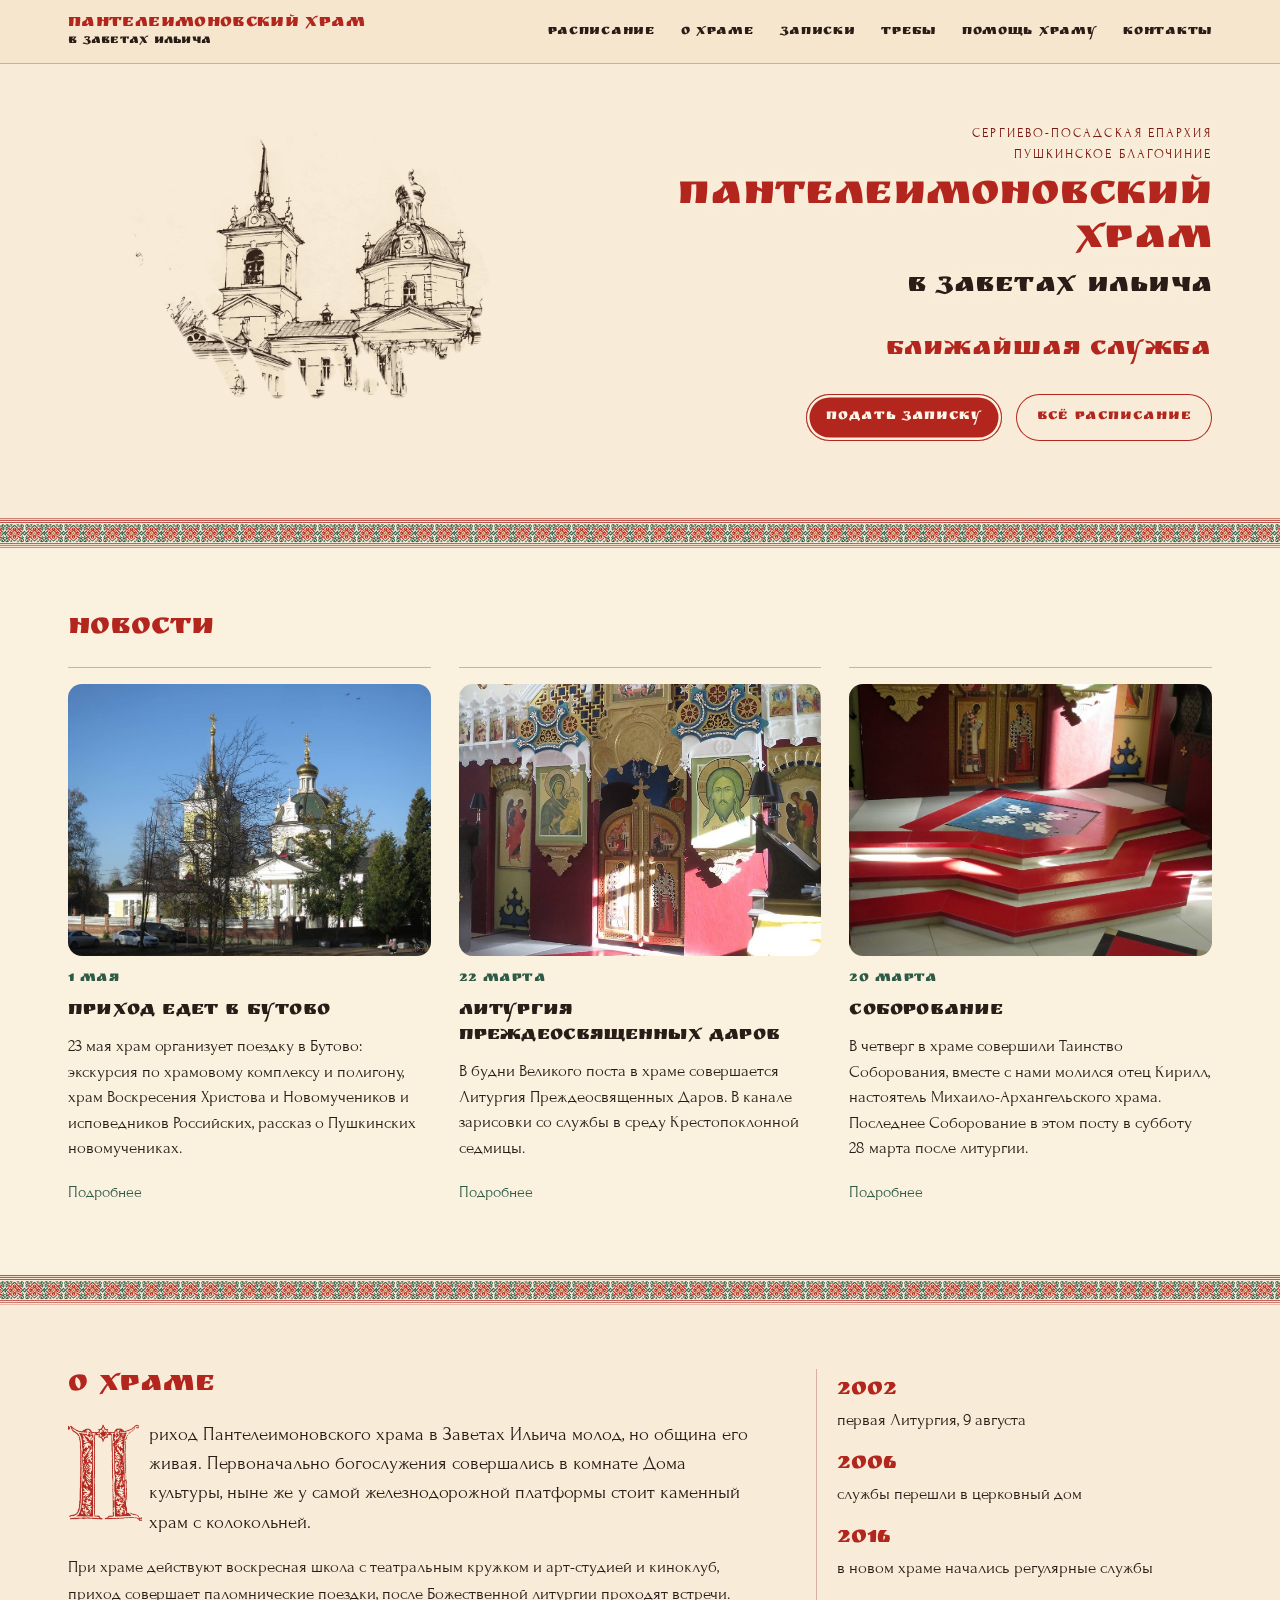
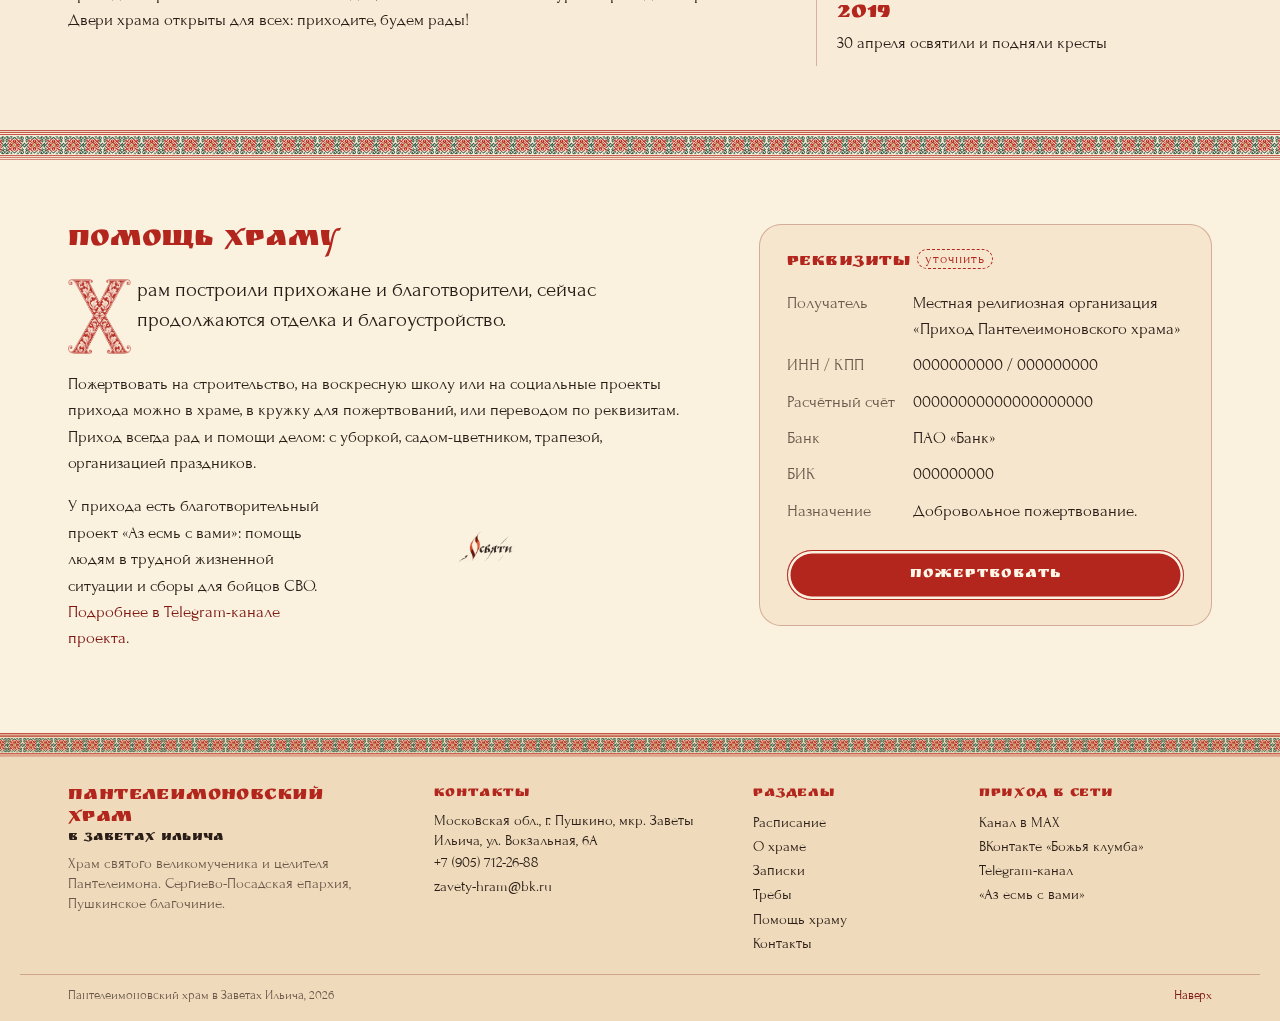
<file: index.html>
<!DOCTYPE html>
<html lang="ru"><head><meta charset="utf-8"><meta name="viewport" content="width=device-width,initial-scale=1,viewport-fit=cover">
<title>Главная · Пантелеимоновский храм</title>
<meta name="description" content="Пантелеимоновский храм в Заветах Ильича, г. Пушкино: ближайшая служба, расписание, новости прихода, записки и помощь храму.">
<meta name="theme-color" content="#f5e6cd"><link rel="icon" href="favicon.svg" type="image/svg+xml">
<script>document.documentElement.classList.add('js')</script>
<link rel="preconnect" href="https://fonts.googleapis.com"><link rel="preconnect" href="https://fonts.gstatic.com" crossorigin>
<link href="https://fonts.googleapis.com/css2?family=Ruslan+Display&family=Forum&display=swap" rel="stylesheet">
<style>
@property --rv{syntax:'<percentage>';inherits:false;initial-value:0%}
:root{
  --paper:#f5e6cd;--card:#fbf1df;--ink:#2a1d17;--mute:#6a584b;
  --red:#b3261e;--deep:#7d1712;--line:rgba(125,23,18,.28);
  --paper-2:#fbf1df;--green:#2e5b47;--sage:#e9ecdc;--paper-3:#efdbbb;
  --page:#f8ecd8;   /* the page: a lighter beige so text reads easily; the header and the church walls keep the paper tone */
  --title:'Ruslan Display';--hdr:64px;--gut:clamp(16px,4vw,48px);
  --wrap:1240px;--sec:clamp(48px,5vw,64px);
}
*{box-sizing:border-box}
html,body{margin:0;background:var(--page);color:var(--ink)}
body{font:17px/1.55 'Forum',Georgia,serif;overflow-x:hidden}
a{color:inherit;text-decoration:none}
.sr{position:absolute;width:1px;height:1px;overflow:hidden;clip:rect(0 0 0 0);white-space:nowrap}
:focus-visible{outline:2px solid var(--red);outline-offset:3px}
.skip{position:absolute;left:var(--gut);top:-80px;z-index:50;padding:14px 20px;border-radius:999px;background:var(--red);color:#fff6e8;font:400 14px/1 var(--title),serif;letter-spacing:.05em}
.skip:focus{top:8px}

/* Vyaz frieze in the heading red */
.frieze{height:var(--h,14px);background:var(--red);
  -webkit-mask:url(uzor-romb.png) left center/auto 100% repeat-x;mask:url(uzor-romb.png) left center/auto 100% repeat-x;
  clip-path:inset(0 100% 0 0);animation:draw 3.2s cubic-bezier(.45,0,.2,1) .2s forwards}
.frieze.soft{background:var(--red)}
@keyframes draw{to{clip-path:inset(0 0 0 0)}}

/* Header: full menu on wide screens, burger below 1000px */
.hdr{position:sticky;top:0;z-index:20;height:var(--hdr);background:var(--paper);border-bottom:1px solid var(--line)}
.hdr-in{height:100%;max-width:var(--wrap);margin:0 auto;padding:0 var(--gut);display:flex;align-items:center;gap:28px}
.brand{display:flex;flex-direction:column;gap:1px;white-space:nowrap}
.brand b{font:400 18px/1 var(--title),serif;color:var(--red);letter-spacing:.02em}
.brand small{font:400 13px/1.1 var(--title),serif;color:var(--ink);letter-spacing:.02em}
.nav{display:flex;gap:4px 26px;margin-left:auto;font:400 14px/1 var(--title),serif;letter-spacing:.05em}
.nav a{position:relative;padding:6px 0}
.nav a::after{content:'';position:absolute;left:0;right:0;bottom:0;height:1px;background:var(--red);transform:scaleX(0);transform-origin:right;transition:transform .45s cubic-bezier(.7,0,.2,1)}
.nav a:hover::after{transform:scaleX(1);transform-origin:left}
.tel{color:var(--deep);white-space:nowrap;font-size:15.5px}
.nav-foot{display:none}
.burger{display:none;margin-left:auto;margin-right:-10px;background:none;border:0;width:48px;height:48px;cursor:pointer;position:relative;flex-shrink:0;color:var(--red)}
.burger span,.burger::before,.burger::after{content:'';position:absolute;left:12px;right:12px;height:1.5px;background:currentColor;transition:transform .3s,opacity .3s,top .3s}
.burger::before{top:17px}.burger span{top:23.5px}.burger::after{top:30px}
.menu-open .burger::before{top:23.5px;transform:rotate(45deg)}.menu-open .burger span{opacity:0}.menu-open .burger::after{top:23.5px;transform:rotate(-45deg)}

@media (max-width:1100px){
  .burger{display:block}
  .hdr-in>.tel{display:none}
  .nav{position:fixed;left:0;right:0;top:var(--hdr);height:calc(100dvh - var(--hdr));margin:0;background:var(--paper);
    flex-direction:column;gap:0;padding:8px var(--gut) 32px;overflow-y:auto;overscroll-behavior:contain;
    visibility:hidden;opacity:0;transform:translateY(-8px);transition:opacity .35s,transform .45s cubic-bezier(.2,.8,.2,1),visibility 0s linear .45s}
  .menu-open .nav{visibility:visible;opacity:1;transform:none;transition:opacity .35s,transform .45s cubic-bezier(.2,.8,.2,1),visibility 0s}
  .menu-open{overflow:hidden}
  .nav a{font:400 26px/1.15 var(--title),serif;color:var(--red);padding:18px 0;border-bottom:1px solid var(--line);
    opacity:0;transform:translateY(12px);transition:opacity .4s,transform .5s cubic-bezier(.2,.8,.2,1)}
  .nav a::after{display:none}
  .menu-open .nav a{opacity:1;transform:none}
  .nav a:nth-child(2){transition-delay:.04s}.nav a:nth-child(3){transition-delay:.08s}.nav a:nth-child(4){transition-delay:.12s}.nav a:nth-child(5){transition-delay:.16s}.nav a:nth-child(6){transition-delay:.2s}
  .nav-foot{display:block;margin-top:auto;padding-top:28px;font-size:16px;color:var(--mute)}
  .nav-foot a{font:inherit;color:var(--deep);border:0;padding:0;display:inline}
}

/* Hero: the church name and the drawing are one block that fits the screen */
.hero{max-width:var(--wrap);margin:0 auto;padding:clamp(14px,3vh,36px) var(--gut) 0;display:grid;grid-template-rows:auto minmax(0,1fr);
  height:calc(100svh - var(--hdr) - 48px);min-height:520px;text-align:left}
.over{font-size:13px;letter-spacing:.16em;text-transform:uppercase;color:var(--deep);margin:0 0 10px}
h1{font:400 clamp(30px,4.6vw,66px)/1.05 var(--title),serif;color:var(--red);margin:0;letter-spacing:.015em}
h1 span{display:inline-block}
.sub{font:400 clamp(18px,2.6vw,36px)/1.1 var(--title),serif;color:var(--ink);margin:6px 0 0;letter-spacing:.015em}
.hero-t{position:relative;z-index:2}
.hero-t>*{text-shadow:0 0 14px var(--page),0 0 4px var(--page)}
.plate{margin:0;min-height:0;display:flex;align-items:center;justify-content:center;position:relative;z-index:1}
.drawing{display:block;width:100%;height:100%;
  -webkit-mask:linear-gradient(90deg,transparent,#000 6%,#000 94%,transparent),linear-gradient(180deg,transparent,#000 7%,#000 92%,transparent);-webkit-mask-composite:source-in;
  mask:linear-gradient(90deg,transparent,#000 6%,#000 94%,transparent),linear-gradient(180deg,transparent,#000 7%,#000 92%,transparent);mask-composite:intersect}
/* Drawn by hand on two canvases: pen strokes uncover the ink, a soft brush lays the red, then the sheet settles in */
.drawing{position:relative}
.drawing>*{position:absolute;inset:0;width:100%;height:100%}
.drawing .fin{object-fit:contain}
.js .drawing .fin{opacity:0;transition:opacity 1.1s ease}
.drawing.done .fin{opacity:1}
.drawing.done .cv{opacity:0;transition:opacity .6s ease 1.1s}
@media (max-width:600px){.drawing .fin{object-fit:cover}}
.hero-t>*{opacity:0;transform:translateY(10px);animation:rise 1s cubic-bezier(.2,.7,.2,1) forwards}
.hero-t>:nth-child(1){animation-delay:.15s}.hero-t>:nth-child(2){animation-delay:.3s}.hero-t>:nth-child(3){animation-delay:.55s}
@keyframes rise{to{opacity:1;transform:none}}

/* Portrait screens: the drawing goes full width, slightly cropped at the sides */
@media (orientation:portrait),(max-width:700px){
  .hero{height:auto;min-height:0;grid-template-rows:auto auto;padding-top:22px}
  .plate{margin:14px calc(var(--gut) * -1) 0}
  .drawing{height:auto;aspect-ratio:3/2}
}
@media (max-width:600px){
  .drawing{aspect-ratio:4/3}
  h1{font-size:clamp(20px,6.9vw,40px);letter-spacing:0}
  .brand b{font-size:clamp(13px,4vw,16px)}.brand small{font-size:clamp(12px,3.2vw,13px)}
  h1 span{display:block}
  .sub{font-size:clamp(14px,4.3vw,24px)}
  .over{font-size:13px;letter-spacing:.1em;line-height:1.5}
  .over span{display:block}.over i{display:none}
}
/* Short landscape (phone on its side): name beside the drawing */
@media (orientation:landscape) and (max-height:520px){
  .hero{grid-template-rows:minmax(0,1fr);grid-template-columns:minmax(0,2fr) minmax(0,3fr);align-items:center;gap:16px;min-height:0;text-align:left;
    height:calc(100svh - var(--hdr))}
  h1{font-size:clamp(17px,2.9vw,34px);letter-spacing:0}h1 span{display:block}
  .over{font-size:11px}
}

/* Wide screens: drawing on the left, text column on the right, everything in it set flush right */
.over i{font-style:normal}
@media (min-width:1101px) and (orientation:landscape) and (min-height:521px){
  .top{max-width:var(--wrap);margin:0 auto;padding:clamp(20px,4vh,48px) var(--gut) clamp(36px,6vh,72px);display:grid;
    grid-template-columns:minmax(0,1fr) minmax(0,1fr);grid-template-rows:auto auto;column-gap:clamp(32px,4vw,64px);align-content:center}
  .hero{display:contents}
  .plate{grid-column:1;grid-row:1 / 3;align-self:center;margin:0}
  .drawing{height:auto;aspect-ratio:3/2}
  .hero-t{grid-column:2;grid-row:1;align-self:end;text-align:right;container-type:inline-size}
  .over span{display:block}.over i{display:none}
  .over{line-height:1.6}
  h1{font-size:min(7.8cqi,76px);line-height:1.05;letter-spacing:0}h1 span{display:block;white-space:nowrap}
  .sub{font-size:clamp(20px,2.2vw,32px);margin-top:8px}
  .top>.orn{display:none}
  .top .vA{grid-column:2;grid-row:2;align-self:start;max-width:none;margin:0;padding:clamp(20px,3.5vh,36px) 0 0}
  .top .vA h2{text-align:right}
  .top .vA-day{display:flex;justify-content:flex-end;align-items:baseline;gap:24px;text-align:right}
  .top .vA li{justify-content:flex-end}
  .top .vA .acts{justify-content:flex-end;flex-wrap:nowrap}
  .top .vA .acts .btn{flex:none;padding:16px clamp(16px,1.6vw,26px);white-space:nowrap}
}

/* News: three latest posts from the parish channels */
.news{max-width:var(--wrap);margin:0 auto;padding:var(--sec) var(--gut)}
.sec-h{display:flex;align-items:baseline;justify-content:space-between;gap:16px;flex-wrap:wrap;margin:0 0 22px}
.news h2,.help h2{font:400 30px/1.1 var(--title),serif;color:var(--red);margin:0}
.more{color:var(--deep);font-size:16px;padding:10px 0}
.news-l{display:grid;grid-template-columns:repeat(3,minmax(0,1fr));gap:28px}
.news article{position:relative;border-top:1px solid var(--line);padding-top:16px;display:flex;flex-direction:column}
.news img{display:block;width:100%;height:auto;aspect-ratio:4/3;object-fit:cover;border-radius:14px;margin:0 0 16px;background:var(--card)}
.news time{font:400 15px/1 var(--title),serif;color:var(--red);letter-spacing:.03em}
.news h3{font:400 20px/1.25 var(--title),serif;color:var(--ink);margin:12px 0 10px;letter-spacing:.01em}
.news p{font-size:17px;line-height:1.5;margin:0 0 12px;flex:1}
.news article a{color:var(--deep);font-size:16px;padding:6px 0}
/* The whole card opens the post */
.news article a::after{content:'';position:absolute;inset:0}
.news article h3{transition:color .25s}
.news article:hover h3{color:var(--red)}
.news article:focus-within{outline:2px solid var(--red);outline-offset:6px;border-radius:4px}
.news article a:focus-visible{outline:0}
@media (max-width:860px){.news-l{grid-template-columns:1fr;gap:8px}}

/* Help the church: why, how, and the bank details */
.help{max-width:var(--wrap);margin:0 auto;padding:var(--sec) var(--gut);display:grid;grid-template-columns:minmax(0,7fr) minmax(0,5fr);gap:56px}
.help h2{margin-bottom:18px}
.help .lead{font-size:21px;line-height:1.45}
.help a{color:var(--deep)}
.help .give{margin:26px 0 0}
.help .give .btn{color:#fff6e8;padding:17px 34px;font-size:16px;border:0;cursor:pointer;width:100%}
#rekvizity{scroll-margin-top:96px}
.req{background:var(--card);border-radius:22px;box-shadow:inset 0 0 0 1px var(--line);padding:26px 28px;align-self:start}
.req h3{font:400 18px/1.2 var(--title),serif;color:var(--red);margin:0 0 16px;letter-spacing:.03em}
.req dl{margin:0;display:grid;grid-template-columns:auto 1fr;gap:10px 18px;font-size:17px}
.req dt{color:var(--mute)}
.req dd{margin:0;overflow-wrap:anywhere;font-variant-numeric:tabular-nums}
@media (max-width:860px){.help{grid-template-columns:1fr;gap:28px}}
@media (max-width:420px){.req{padding:22px 18px}.req dl{grid-template-columns:1fr;gap:2px}.req dd{margin-bottom:8px}}

.tbc{font:400 14px/1.4 'Forum',serif;letter-spacing:.06em;color:var(--red);border:1px dashed var(--red);padding:1px 7px;border-radius:999px;white-space:nowrap;vertical-align:2px}
/* Footer: name, contacts, sections, parish channels; the same on every page */
.ftr{background:var(--paper-3)}
.ftr-in{max-width:var(--wrap);margin:0 auto;padding:28px var(--gut) 18px;display:grid;grid-template-columns:1.4fr 1.2fr .8fr 1fr;gap:16px 40px;font-size:15px;line-height:1.35}
.ftr-name{display:flex;flex-direction:column;gap:2px;text-decoration:none;margin-bottom:8px}
.ftr-name b{font:400 20px/1.1 var(--title),serif;color:var(--red);letter-spacing:.02em}
.ftr-name small{font:400 14px/1.1 var(--title),serif;color:var(--ink);letter-spacing:.02em}
.ftr-brand p{color:var(--mute);max-width:24em;margin:0}
.ftr h4{font:400 15px/1.2 var(--title),serif;color:var(--red);margin:0 0 8px;letter-spacing:.04em}
.ftr p{margin:0}
.ftr p a{display:inline-block;padding:2px 0}
.ftr a{color:var(--ink);text-decoration:none}
.ftr a:hover{color:var(--red)}
.ftr-bot{max-width:var(--wrap);margin:0 auto;padding:10px var(--gut) 16px;font-size:13px;color:var(--mute);border-top:1px solid var(--line);display:flex;justify-content:space-between;gap:16px;flex-wrap:wrap}
.ftr-bot a{color:var(--deep);padding:10px 0;margin:-10px 0}
@media (max-width:1000px){.ftr-in{grid-template-columns:1fr 1fr}}
/* Phone: name and contacts full width, the two link lists side by side */
@media (max-width:560px){.ftr-in{grid-template-columns:1fr 1fr;gap:14px 20px}.ftr-brand,.ftr-in>div:nth-child(2){grid-column:1 / -1}.ftr p a{padding:5px 0}}

/* Section bands: news and help sit on a lighter tone, about on paper, footer a shade darker.
   Wide box-shadow paints the band edge to edge; clip-path keeps it from spilling above or below. */
.news,.help{background:var(--paper-2);box-shadow:0 0 0 100vmax var(--paper-2);clip-path:inset(0 -100vmax)}
.help .req{background:var(--paper)}
/* Headpiece drawn in pen: ink line over a red wash, hairlines run out to the edges at the baseline */
.orn{display:flex;align-items:flex-end;padding:0 8px;margin:14px 0 0}
.orn .ln{flex:1;height:1px;margin-bottom:1px;background:#3b1a12;opacity:.7;transform:scaleX(0);animation:spread 1.6s cubic-bezier(.45,0,.2,1) .9s forwards}
.orn .ln.l{-webkit-mask:linear-gradient(90deg,transparent,#000 40%);mask:linear-gradient(90deg,transparent,#000 40%);transform-origin:right}
.orn .ln.r{-webkit-mask:linear-gradient(90deg,#000 60%,transparent);mask:linear-gradient(90deg,#000 60%,transparent);transform-origin:left}
.orn .mid{flex:none;width:min(560px,94vw);height:auto;opacity:0;clip-path:inset(0 50% 0 50%);animation:unroll 1.4s cubic-bezier(.45,0,.2,1) .3s forwards}
@keyframes unroll{to{opacity:1;clip-path:inset(0 0 0 0)}}
@keyframes spread{to{transform:scaleX(1)}}
.o-wash .o-f,.o-wash .o-g{fill:var(--red);stroke:none}
.o-wash .o-f{opacity:1}
.o-wash .o-g{opacity:.28}
.o-wash .o-v,.o-wash .o-v2,.o-wash .o-c{display:none}
.o-ink .o-g{display:none}
.o-ink .o-f,.o-ink .o-v2{fill:none;stroke:#3b1a12;stroke-width:.85;stroke-linejoin:round}
.o-ink .o-v{fill:none;stroke:#3b1a12;stroke-width:.55;stroke-linecap:round}
.o-ink .o-c{fill:none;stroke:#3b1a12;stroke-width:.9;stroke-linecap:round}

/* The two main actions */
.acts{display:flex;justify-content:center;flex-wrap:wrap;gap:14px;margin-top:28px}
.btn{display:inline-flex;align-items:center;justify-content:center;gap:12px;font:400 15px/1 var(--title),serif;letter-spacing:.06em;
  padding:17px 30px;border-radius:999px;color:var(--red);background:transparent;box-shadow:inset 0 0 0 1px var(--red);
  transition:background .3s,color .3s,box-shadow .3s,transform .3s}
.btn svg{width:18px;height:18px;flex:none}
.btn.solid{background:var(--red);color:#fff6e8;box-shadow:inset 0 0 0 1px var(--red),inset 0 0 0 3.5px var(--card),inset 0 0 0 4.5px var(--red)}
.btn:hover{transform:translateY(-1px)}
.btn.solid:hover{background:var(--deep);box-shadow:inset 0 0 0 1px var(--deep),inset 0 0 0 3.5px var(--card),inset 0 0 0 4.5px var(--deep)}
.btn:not(.solid):hover{background:var(--red);color:#fff6e8}
@media (max-width:720px){
  .btn{width:100%}
}

/* About with the drop cap */
.about{max-width:var(--wrap);margin:0 auto;padding:var(--sec) var(--gut);display:grid;grid-template-columns:minmax(0,7fr) minmax(0,4fr);gap:56px}
.about h2{font:400 30px/1.1 var(--title),serif;color:var(--red);margin:0 0 18px}
.lead{font-size:19px;margin:0 0 14px}
.cap{float:left;width:3.9em;aspect-ratio:522/685;margin:.25em .35em 0 0;background:var(--red);
  -webkit-mask:url(bukvitsa-P.png) center/contain no-repeat;mask:url(bukvitsa-P.png) center/contain no-repeat;
  transition:clip-path 1.8s cubic-bezier(.4,0,.2,1)}
.js .cap{clip-path:inset(0 0 100% 0)}
.js .in .cap{clip-path:inset(0 0 0 0)}
.facts{list-style:none;margin:0;padding:0;border-left:1px solid var(--line)}
.facts li{padding:10px 0 10px 20px;transition:opacity .8s ease,transform .8s ease;transition-delay:calc(var(--i) * 120ms)}
.js .facts li{opacity:0;transform:translateX(-8px)}
.js .in .facts li{opacity:1;transform:none}
.facts b{display:block;font:400 24px/1 var(--title),serif;color:var(--red);margin-bottom:4px}
@media (max-width:860px){.about{grid-template-columns:1fr;gap:28px}}

@media (max-width:720px){.acts{flex-wrap:nowrap;gap:10px}.acts .btn{flex:1 1 0;min-width:0;padding:16px 10px;font-size:14px;letter-spacing:.04em;text-align:center}}
@media (max-width:340px){.acts{flex-direction:column}}

/* A: book page, dotted leaders, no boxes */
.vA{max-width:var(--wrap);margin:0 auto;padding:24px var(--gut) 40px}
/* Below the wide layout the service block shares the left edge with the name above it */
.vA .acts{justify-content:flex-start}
.vA h2{font:400 clamp(20px,2.2vw,26px)/1.2 var(--title),serif;color:var(--red);text-align:left;margin:0 0 22px;letter-spacing:.03em}
.vA-day{display:grid;grid-template-columns:150px 1fr;gap:4px 28px;padding:16px 0;border-top:1px solid var(--line)}
.vA-day{border-bottom:1px solid var(--line)}
.vA-date{margin:0;line-height:1.2;color:var(--mute);font-style:italic;font-size:15px}
.vA-date b{display:block;font:400 19px/1.2 var(--title),serif;color:var(--red);font-style:normal;margin-bottom:3px}
.vA ul{list-style:none;margin:0;padding:0}
.vA li{display:flex;align-items:baseline;gap:16px;padding:3px 0;font-size:21px}
.vA li i{flex:1;border-bottom:1.5px dotted rgba(125,23,18,.45);transform:translateY(-4px)}
.vA time{flex:none;min-width:3.2em;color:var(--deep);font-variant-numeric:tabular-nums}
@media (max-width:600px){.vA-day{grid-template-columns:1fr}.vA li{font-size:17px}}

.vA-f{margin:0 0 6px;font:400 17px/1.3 var(--title),serif;letter-spacing:.02em;color:var(--red)}
.vA-day.wd .vA-f,.vA-day.wd .vA-date b{color:var(--ink)}


@media (prefers-reduced-motion:reduce){
  *,*::before,*::after{animation-duration:.01ms!important;animation-delay:0s!important;transition-duration:.01ms!important;transition-delay:0s!important}
}

/* Coloured ornament band: rules open from centre, rhombuses appear outward, soft glint */
.uzb{position:relative;height:var(--h,30px);overflow:hidden}
.uzb .ln{position:absolute;inset:0;background:var(--rules);
  -webkit-mask:url(uzor-linii.png) left top/auto 100% repeat-x;mask:url(uzor-linii.png) left top/auto 100% repeat-x;clip-path:inset(0 50%)}
.uzb .t{position:absolute;top:0;height:100%;background:center/100% 100% no-repeat;opacity:0;transform:scale(.35)}
.uzb .gl{position:absolute;inset:0;pointer-events:none;
  -webkit-mask:url(uzor-romb.png) var(--ox,0) 0/auto 100% repeat-x;mask:url(uzor-romb.png) var(--ox,0) 0/auto 100% repeat-x}
.uzb .gl b{position:absolute;top:0;bottom:0;left:calc(50% - 16px);width:32px;opacity:0;
  background:linear-gradient(90deg,rgba(255,236,190,0),rgba(255,236,190,.42) 50%,rgba(255,236,190,0))}
.uzb.on .ln{animation:uzOpen .9s cubic-bezier(.3,0,.2,1) forwards}
.uzb.on .t{animation:uzPop .55s cubic-bezier(.2,.9,.3,1.2) forwards;animation-delay:calc(.75s + var(--d) * 60ms)}
.uzb.on .gl b{animation:uzGlL 1.8s cubic-bezier(.4,0,.3,1) forwards;animation-delay:var(--gd)}
.uzb.on .gl b+b{animation-name:uzGlR}
@keyframes uzOpen{to{clip-path:inset(0 0)}}
@keyframes uzPop{to{opacity:1;transform:none}}
@keyframes uzGlL{0%{opacity:0;transform:none}20%,80%{opacity:1}100%{opacity:0;transform:translateX(calc(var(--bw) * -.5 - 32px))}}
@keyframes uzGlR{0%{opacity:0;transform:none}20%,80%{opacity:1}100%{opacity:0;transform:translateX(calc(var(--bw) * .5 + 32px))}}
@media (prefers-reduced-motion:reduce){.uzb .ln,.uzb .t{animation:none!important;clip-path:none;opacity:1;transform:none}.uzb .gl{display:none}}

/* News accents in emerald (variant 1) */
.news time{color:var(--green)}
.news article a{color:var(--green)}
.news article{border-top-color:rgba(46,91,71,.35)}
/* Drop cap for the help section */
.help .cap-h{width:3em;margin:.2em .3em 0 0;aspect-ratio:588/700;-webkit-mask-image:url(bukvitsa-H.png);mask-image:url(bukvitsa-H.png)}


/* Calligraphy quote: a small inset on the right, text flows to its left */
.htxt{clear:left;display:flow-root}
.qsp{float:right;width:0;height:0}
.help .quote{float:right;clear:right;width:190px;margin:8px 0 0 22px}
.help .quote img{display:block;width:100%;height:auto}
.help .quote{position:relative}
.help .quote canvas{position:absolute;inset:0;width:100%;height:100%}
.js .help .quote .fin{opacity:0}
.help .quote.done .fin{opacity:1;transition:opacity .5s ease}
.help .quote.done canvas{opacity:0;transition:opacity .4s ease .5s}
@media (max-width:600px){.help .quote{width:44%;margin:6px 0 0 14px}}
@media (prefers-reduced-motion:reduce){.js .help .quote .fin{opacity:1}.help .quote canvas{display:none}}
</style>
</head><body id="top">


<a class="skip" href="#main">К содержимому</a>
<header class="hdr">
  <div class="hdr-in">
    <a class="brand" href="#top"><b>Пантелеимоновский храм</b><small>в Заветах Ильича</small></a>
    <nav class="nav" id="menu" aria-label="Основное меню">
      <a href="raspisanie.html">Расписание</a><a href="o-hrame.html">О храме</a><a href="zapiski.html">Записки</a><a href="treby.html">Требы</a><a href="#help">Помощь храму</a><a href="kontakty.html">Контакты</a>
      <p class="nav-foot"><a href="tel:+79057122688">+7 (905) 712-26-88</a><br>ул. Вокзальная, 6А · у платформы «Заветы Ильича»</p>
    </nav>
    <button class="burger" type="button" aria-label="Меню" aria-controls="menu" aria-expanded="false"><span></span></button>
  </div>
</header>

<main id="main">
<div class="top">
<section class="hero">
  <div class="hero-t">
    <p class="over"><span>Сергиево-Посадская епархия</span><i> · </i><span>Пушкинское благочиние</span></p>
    <h1><span>Пантелеимоновский</span> <span>храм</span></h1>
    <p class="sub">в Заветах Ильича</p>
  </div>
  <figure class="plate">
    <div class="drawing" role="img" aria-label="Пантелеимоновский храм: колокольня, купол, трапезная и кирпичная ограда, рисунок пером с красной подцветкой">
      <canvas class="cv" aria-hidden="true"></canvas><canvas class="cv" aria-hidden="true"></canvas>
      <img class="fin" src="hram-pero-list.webp" alt="" width="1536" height="1024" decoding="async" fetchpriority="high">
    </div>
  </figure>
</section>

<div class="orn" aria-hidden="true"><span class="ln l"></span><svg class="mid" viewBox="0 -2 640 67" aria-hidden="true"><defs><filter id="o-pen" x="-5%" y="-20%" width="110%" height="140%"><feTurbulence type="fractalNoise" baseFrequency=".09" numOctaves="2" seed="7"/><feDisplacementMap in="SourceGraphic" scale="1.4"/></filter><filter id="o-wash" x="-5%" y="-20%" width="110%" height="140%"><feTurbulence type="fractalNoise" baseFrequency=".035" numOctaves="3" seed="2"/><feDisplacementMap in="SourceGraphic" scale="3.2"/><feGaussianBlur stdDeviation=".35"/></filter></defs><g class="o-wash" filter="url(#o-wash)" transform="translate(1.3 -.7)"><path class="o-g" d="M320.0,24 C327.0,24.0 327.0,35.0 334.0,35.0 C361.0,35.0 361.0,39.4 388.0,39.4 C412.0,39.4 412.0,42.9 436.0,42.9 C457.0,42.9 457.0,46.4 478.0,46.4 C495.5,46.4 495.5,49.5 513.0,49.5 C527.5,49.5 527.5,52.1 542.0,52.1 C554.0,52.1 554.0,54.5 566.0,54.5 C575.5,54.5 575.5,56.5 585.0,56.5 C600.5,56.5 600.5,63.0 616.0,63.0 L616.0,64 L24.0,64 L24.0,63 C39.5,63.0 39.5,56.5 55.0,56.5 C64.5,56.5 64.5,54.5 74.0,54.5 C86.0,54.5 86.0,52.1 98.0,52.1 C112.5,52.1 112.5,49.5 127.0,49.5 C144.5,49.5 144.5,46.4 162.0,46.4 C183.0,46.4 183.0,42.9 204.0,42.9 C228.0,42.9 228.0,39.4 252.0,39.4 C279.0,39.4 279.0,35.0 306.0,35.0 C313.0,35.0 313.0,24.0 320.0,24.0 Z"/><g><g transform="translate(334.0 64) rotate(-6) scale(1.32)"><path class="o-f" d="M0,0 C7,-2 12,-9 16,-17 C17,-23 23,-25 25,-19 C28,-27 36,-29 38,-22 C42,-28 51,-26 50,-18 C56,-19 61,-13 58,-7 C55,-2 49,-3 50,-8 C45,-5 38,-4 31,-3 C33,-1 31,2 28,1 C20,1 10,2 0,0 Z"/><path class="o-v" d="M2,-1 C14,-5 27,-12 46,-13 M25,-8 C27,-14 31,-18 34,-20 M14,-5 C15,-10 18,-14 21,-16"/><path class="o-c" d="M0,0 C-2,-8 4,-15 11,-13 C16,-11 14,-5 10,-6 C7,-7 8,-10 10,-10" transform="translate(30 0) scale(.7)"/></g><g transform="translate(388.0 64) rotate(-2) scale(1.12)"><path class="o-f" d="M0,0 C7,-2 12,-9 16,-17 C17,-23 23,-25 25,-19 C28,-27 36,-29 38,-22 C42,-28 51,-26 50,-18 C56,-19 61,-13 58,-7 C55,-2 49,-3 50,-8 C45,-5 38,-4 31,-3 C33,-1 31,2 28,1 C20,1 10,2 0,0 Z"/><path class="o-v" d="M2,-1 C14,-5 27,-12 46,-13 M25,-8 C27,-14 31,-18 34,-20 M14,-5 C15,-10 18,-14 21,-16"/><path class="o-c" d="M0,0 C-2,-8 4,-15 11,-13 C16,-11 14,-5 10,-6 C7,-7 8,-10 10,-10" transform="translate(30 0) scale(.7)"/></g><g transform="translate(436.0 64) rotate(0) scale(0.96)"><path class="o-f" d="M0,0 C7,-2 12,-9 16,-17 C17,-23 23,-25 25,-19 C28,-27 36,-29 38,-22 C42,-28 51,-26 50,-18 C56,-19 61,-13 58,-7 C55,-2 49,-3 50,-8 C45,-5 38,-4 31,-3 C33,-1 31,2 28,1 C20,1 10,2 0,0 Z"/><path class="o-v" d="M2,-1 C14,-5 27,-12 46,-13 M25,-8 C27,-14 31,-18 34,-20 M14,-5 C15,-10 18,-14 21,-16"/><path class="o-c" d="M0,0 C-2,-8 4,-15 11,-13 C16,-11 14,-5 10,-6 C7,-7 8,-10 10,-10" transform="translate(30 0) scale(.7)"/></g><g transform="translate(478.0 64) rotate(2) scale(0.8)"><path class="o-f" d="M0,0 C7,-2 12,-9 16,-17 C17,-23 23,-25 25,-19 C28,-27 36,-29 38,-22 C42,-28 51,-26 50,-18 C56,-19 61,-13 58,-7 C55,-2 49,-3 50,-8 C45,-5 38,-4 31,-3 C33,-1 31,2 28,1 C20,1 10,2 0,0 Z"/><path class="o-v" d="M2,-1 C14,-5 27,-12 46,-13 M25,-8 C27,-14 31,-18 34,-20 M14,-5 C15,-10 18,-14 21,-16"/><path class="o-c" d="M0,0 C-2,-8 4,-15 11,-13 C16,-11 14,-5 10,-6 C7,-7 8,-10 10,-10" transform="translate(30 0) scale(.7)"/></g><g transform="translate(513.0 64) rotate(3) scale(0.66)"><path class="o-f" d="M0,0 C7,-2 12,-9 16,-17 C17,-23 23,-25 25,-19 C28,-27 36,-29 38,-22 C42,-28 51,-26 50,-18 C56,-19 61,-13 58,-7 C55,-2 49,-3 50,-8 C45,-5 38,-4 31,-3 C33,-1 31,2 28,1 C20,1 10,2 0,0 Z"/><path class="o-v" d="M2,-1 C14,-5 27,-12 46,-13 M25,-8 C27,-14 31,-18 34,-20 M14,-5 C15,-10 18,-14 21,-16"/><path class="o-c" d="M0,0 C-2,-8 4,-15 11,-13 C16,-11 14,-5 10,-6 C7,-7 8,-10 10,-10" transform="translate(30 0) scale(.7)"/></g><g transform="translate(542.0 64) rotate(4) scale(0.54)"><path class="o-f" d="M0,0 C7,-2 12,-9 16,-17 C17,-23 23,-25 25,-19 C28,-27 36,-29 38,-22 C42,-28 51,-26 50,-18 C56,-19 61,-13 58,-7 C55,-2 49,-3 50,-8 C45,-5 38,-4 31,-3 C33,-1 31,2 28,1 C20,1 10,2 0,0 Z"/><path class="o-v" d="M2,-1 C14,-5 27,-12 46,-13 M25,-8 C27,-14 31,-18 34,-20 M14,-5 C15,-10 18,-14 21,-16"/><path class="o-c" d="M0,0 C-2,-8 4,-15 11,-13 C16,-11 14,-5 10,-6 C7,-7 8,-10 10,-10" transform="translate(30 0) scale(.7)"/></g><g transform="translate(566.0 64) rotate(5) scale(0.43)"><path class="o-f" d="M0,0 C7,-2 12,-9 16,-17 C17,-23 23,-25 25,-19 C28,-27 36,-29 38,-22 C42,-28 51,-26 50,-18 C56,-19 61,-13 58,-7 C55,-2 49,-3 50,-8 C45,-5 38,-4 31,-3 C33,-1 31,2 28,1 C20,1 10,2 0,0 Z"/><path class="o-v" d="M2,-1 C14,-5 27,-12 46,-13 M25,-8 C27,-14 31,-18 34,-20 M14,-5 C15,-10 18,-14 21,-16"/><path class="o-c" d="M0,0 C-2,-8 4,-15 11,-13 C16,-11 14,-5 10,-6 C7,-7 8,-10 10,-10" transform="translate(30 0) scale(.7)"/></g><g transform="translate(585.0 64) rotate(6) scale(0.34)"><path class="o-f" d="M0,0 C7,-2 12,-9 16,-17 C17,-23 23,-25 25,-19 C28,-27 36,-29 38,-22 C42,-28 51,-26 50,-18 C56,-19 61,-13 58,-7 C55,-2 49,-3 50,-8 C45,-5 38,-4 31,-3 C33,-1 31,2 28,1 C20,1 10,2 0,0 Z"/><path class="o-v" d="M2,-1 C14,-5 27,-12 46,-13 M25,-8 C27,-14 31,-18 34,-20 M14,-5 C15,-10 18,-14 21,-16"/><path class="o-c" d="M0,0 C-2,-8 4,-15 11,-13 C16,-11 14,-5 10,-6 C7,-7 8,-10 10,-10" transform="translate(30 0) scale(.7)"/></g><g class="o-f"><ellipse cx="426.0" cy="51.2" rx="2.6" ry="3.7" transform="rotate(0 426.0 55)"/><ellipse cx="426.0" cy="51.2" rx="2.6" ry="3.7" transform="rotate(72 426.0 55)"/><ellipse cx="426.0" cy="51.2" rx="2.6" ry="3.7" transform="rotate(144 426.0 55)"/><ellipse cx="426.0" cy="51.2" rx="2.6" ry="3.7" transform="rotate(216 426.0 55)"/><ellipse cx="426.0" cy="51.2" rx="2.6" ry="3.7" transform="rotate(288 426.0 55)"/></g><circle class="o-v2" cx="426.0" cy="55" r="1.9"/><g class="o-f"><ellipse cx="506.0" cy="53.9" rx="2.1" ry="3.0" transform="rotate(0 506.0 57)"/><ellipse cx="506.0" cy="53.9" rx="2.1" ry="3.0" transform="rotate(72 506.0 57)"/><ellipse cx="506.0" cy="53.9" rx="2.1" ry="3.0" transform="rotate(144 506.0 57)"/><ellipse cx="506.0" cy="53.9" rx="2.1" ry="3.0" transform="rotate(216 506.0 57)"/><ellipse cx="506.0" cy="53.9" rx="2.1" ry="3.0" transform="rotate(288 506.0 57)"/></g><circle class="o-v2" cx="506.0" cy="57" r="1.5"/><g class="o-f"><ellipse cx="560.0" cy="55.6" rx="1.6" ry="2.3" transform="rotate(0 560.0 58)"/><ellipse cx="560.0" cy="55.6" rx="1.6" ry="2.3" transform="rotate(72 560.0 58)"/><ellipse cx="560.0" cy="55.6" rx="1.6" ry="2.3" transform="rotate(144 560.0 58)"/><ellipse cx="560.0" cy="55.6" rx="1.6" ry="2.3" transform="rotate(216 560.0 58)"/><ellipse cx="560.0" cy="55.6" rx="1.6" ry="2.3" transform="rotate(288 560.0 58)"/></g><circle class="o-v2" cx="560.0" cy="58" r="1.1"/><g class="o-f"><ellipse cx="598.0" cy="57.1" rx="1.3" ry="1.8" transform="rotate(0 598.0 59)"/><ellipse cx="598.0" cy="57.1" rx="1.3" ry="1.8" transform="rotate(72 598.0 59)"/><ellipse cx="598.0" cy="57.1" rx="1.3" ry="1.8" transform="rotate(144 598.0 59)"/><ellipse cx="598.0" cy="57.1" rx="1.3" ry="1.8" transform="rotate(216 598.0 59)"/><ellipse cx="598.0" cy="57.1" rx="1.3" ry="1.8" transform="rotate(288 598.0 59)"/></g><circle class="o-v2" cx="598.0" cy="59" r="0.9"/></g><g transform="translate(640 0) scale(-1 1)"><g transform="translate(334.0 64) rotate(-6) scale(1.32)"><path class="o-f" d="M0,0 C7,-2 12,-9 16,-17 C17,-23 23,-25 25,-19 C28,-27 36,-29 38,-22 C42,-28 51,-26 50,-18 C56,-19 61,-13 58,-7 C55,-2 49,-3 50,-8 C45,-5 38,-4 31,-3 C33,-1 31,2 28,1 C20,1 10,2 0,0 Z"/><path class="o-v" d="M2,-1 C14,-5 27,-12 46,-13 M25,-8 C27,-14 31,-18 34,-20 M14,-5 C15,-10 18,-14 21,-16"/><path class="o-c" d="M0,0 C-2,-8 4,-15 11,-13 C16,-11 14,-5 10,-6 C7,-7 8,-10 10,-10" transform="translate(30 0) scale(.7)"/></g><g transform="translate(388.0 64) rotate(-2) scale(1.12)"><path class="o-f" d="M0,0 C7,-2 12,-9 16,-17 C17,-23 23,-25 25,-19 C28,-27 36,-29 38,-22 C42,-28 51,-26 50,-18 C56,-19 61,-13 58,-7 C55,-2 49,-3 50,-8 C45,-5 38,-4 31,-3 C33,-1 31,2 28,1 C20,1 10,2 0,0 Z"/><path class="o-v" d="M2,-1 C14,-5 27,-12 46,-13 M25,-8 C27,-14 31,-18 34,-20 M14,-5 C15,-10 18,-14 21,-16"/><path class="o-c" d="M0,0 C-2,-8 4,-15 11,-13 C16,-11 14,-5 10,-6 C7,-7 8,-10 10,-10" transform="translate(30 0) scale(.7)"/></g><g transform="translate(436.0 64) rotate(0) scale(0.96)"><path class="o-f" d="M0,0 C7,-2 12,-9 16,-17 C17,-23 23,-25 25,-19 C28,-27 36,-29 38,-22 C42,-28 51,-26 50,-18 C56,-19 61,-13 58,-7 C55,-2 49,-3 50,-8 C45,-5 38,-4 31,-3 C33,-1 31,2 28,1 C20,1 10,2 0,0 Z"/><path class="o-v" d="M2,-1 C14,-5 27,-12 46,-13 M25,-8 C27,-14 31,-18 34,-20 M14,-5 C15,-10 18,-14 21,-16"/><path class="o-c" d="M0,0 C-2,-8 4,-15 11,-13 C16,-11 14,-5 10,-6 C7,-7 8,-10 10,-10" transform="translate(30 0) scale(.7)"/></g><g transform="translate(478.0 64) rotate(2) scale(0.8)"><path class="o-f" d="M0,0 C7,-2 12,-9 16,-17 C17,-23 23,-25 25,-19 C28,-27 36,-29 38,-22 C42,-28 51,-26 50,-18 C56,-19 61,-13 58,-7 C55,-2 49,-3 50,-8 C45,-5 38,-4 31,-3 C33,-1 31,2 28,1 C20,1 10,2 0,0 Z"/><path class="o-v" d="M2,-1 C14,-5 27,-12 46,-13 M25,-8 C27,-14 31,-18 34,-20 M14,-5 C15,-10 18,-14 21,-16"/><path class="o-c" d="M0,0 C-2,-8 4,-15 11,-13 C16,-11 14,-5 10,-6 C7,-7 8,-10 10,-10" transform="translate(30 0) scale(.7)"/></g><g transform="translate(513.0 64) rotate(3) scale(0.66)"><path class="o-f" d="M0,0 C7,-2 12,-9 16,-17 C17,-23 23,-25 25,-19 C28,-27 36,-29 38,-22 C42,-28 51,-26 50,-18 C56,-19 61,-13 58,-7 C55,-2 49,-3 50,-8 C45,-5 38,-4 31,-3 C33,-1 31,2 28,1 C20,1 10,2 0,0 Z"/><path class="o-v" d="M2,-1 C14,-5 27,-12 46,-13 M25,-8 C27,-14 31,-18 34,-20 M14,-5 C15,-10 18,-14 21,-16"/><path class="o-c" d="M0,0 C-2,-8 4,-15 11,-13 C16,-11 14,-5 10,-6 C7,-7 8,-10 10,-10" transform="translate(30 0) scale(.7)"/></g><g transform="translate(542.0 64) rotate(4) scale(0.54)"><path class="o-f" d="M0,0 C7,-2 12,-9 16,-17 C17,-23 23,-25 25,-19 C28,-27 36,-29 38,-22 C42,-28 51,-26 50,-18 C56,-19 61,-13 58,-7 C55,-2 49,-3 50,-8 C45,-5 38,-4 31,-3 C33,-1 31,2 28,1 C20,1 10,2 0,0 Z"/><path class="o-v" d="M2,-1 C14,-5 27,-12 46,-13 M25,-8 C27,-14 31,-18 34,-20 M14,-5 C15,-10 18,-14 21,-16"/><path class="o-c" d="M0,0 C-2,-8 4,-15 11,-13 C16,-11 14,-5 10,-6 C7,-7 8,-10 10,-10" transform="translate(30 0) scale(.7)"/></g><g transform="translate(566.0 64) rotate(5) scale(0.43)"><path class="o-f" d="M0,0 C7,-2 12,-9 16,-17 C17,-23 23,-25 25,-19 C28,-27 36,-29 38,-22 C42,-28 51,-26 50,-18 C56,-19 61,-13 58,-7 C55,-2 49,-3 50,-8 C45,-5 38,-4 31,-3 C33,-1 31,2 28,1 C20,1 10,2 0,0 Z"/><path class="o-v" d="M2,-1 C14,-5 27,-12 46,-13 M25,-8 C27,-14 31,-18 34,-20 M14,-5 C15,-10 18,-14 21,-16"/><path class="o-c" d="M0,0 C-2,-8 4,-15 11,-13 C16,-11 14,-5 10,-6 C7,-7 8,-10 10,-10" transform="translate(30 0) scale(.7)"/></g><g transform="translate(585.0 64) rotate(6) scale(0.34)"><path class="o-f" d="M0,0 C7,-2 12,-9 16,-17 C17,-23 23,-25 25,-19 C28,-27 36,-29 38,-22 C42,-28 51,-26 50,-18 C56,-19 61,-13 58,-7 C55,-2 49,-3 50,-8 C45,-5 38,-4 31,-3 C33,-1 31,2 28,1 C20,1 10,2 0,0 Z"/><path class="o-v" d="M2,-1 C14,-5 27,-12 46,-13 M25,-8 C27,-14 31,-18 34,-20 M14,-5 C15,-10 18,-14 21,-16"/><path class="o-c" d="M0,0 C-2,-8 4,-15 11,-13 C16,-11 14,-5 10,-6 C7,-7 8,-10 10,-10" transform="translate(30 0) scale(.7)"/></g><g class="o-f"><ellipse cx="426.0" cy="51.2" rx="2.6" ry="3.7" transform="rotate(0 426.0 55)"/><ellipse cx="426.0" cy="51.2" rx="2.6" ry="3.7" transform="rotate(72 426.0 55)"/><ellipse cx="426.0" cy="51.2" rx="2.6" ry="3.7" transform="rotate(144 426.0 55)"/><ellipse cx="426.0" cy="51.2" rx="2.6" ry="3.7" transform="rotate(216 426.0 55)"/><ellipse cx="426.0" cy="51.2" rx="2.6" ry="3.7" transform="rotate(288 426.0 55)"/></g><circle class="o-v2" cx="426.0" cy="55" r="1.9"/><g class="o-f"><ellipse cx="506.0" cy="53.9" rx="2.1" ry="3.0" transform="rotate(0 506.0 57)"/><ellipse cx="506.0" cy="53.9" rx="2.1" ry="3.0" transform="rotate(72 506.0 57)"/><ellipse cx="506.0" cy="53.9" rx="2.1" ry="3.0" transform="rotate(144 506.0 57)"/><ellipse cx="506.0" cy="53.9" rx="2.1" ry="3.0" transform="rotate(216 506.0 57)"/><ellipse cx="506.0" cy="53.9" rx="2.1" ry="3.0" transform="rotate(288 506.0 57)"/></g><circle class="o-v2" cx="506.0" cy="57" r="1.5"/><g class="o-f"><ellipse cx="560.0" cy="55.6" rx="1.6" ry="2.3" transform="rotate(0 560.0 58)"/><ellipse cx="560.0" cy="55.6" rx="1.6" ry="2.3" transform="rotate(72 560.0 58)"/><ellipse cx="560.0" cy="55.6" rx="1.6" ry="2.3" transform="rotate(144 560.0 58)"/><ellipse cx="560.0" cy="55.6" rx="1.6" ry="2.3" transform="rotate(216 560.0 58)"/><ellipse cx="560.0" cy="55.6" rx="1.6" ry="2.3" transform="rotate(288 560.0 58)"/></g><circle class="o-v2" cx="560.0" cy="58" r="1.1"/><g class="o-f"><ellipse cx="598.0" cy="57.1" rx="1.3" ry="1.8" transform="rotate(0 598.0 59)"/><ellipse cx="598.0" cy="57.1" rx="1.3" ry="1.8" transform="rotate(72 598.0 59)"/><ellipse cx="598.0" cy="57.1" rx="1.3" ry="1.8" transform="rotate(144 598.0 59)"/><ellipse cx="598.0" cy="57.1" rx="1.3" ry="1.8" transform="rotate(216 598.0 59)"/><ellipse cx="598.0" cy="57.1" rx="1.3" ry="1.8" transform="rotate(288 598.0 59)"/></g><circle class="o-v2" cx="598.0" cy="59" r="0.9"/></g><g><path class="o-f" d="M320.0,4 C333.0,14 337.0,31 330.0,44 C326.0,50 314.0,50 310.0,44 C303.0,31 307.0,14 320.0,4 Z"/><path class="o-v2" d="M320.0,13 C326.0,22 326.0,33 320.0,41 C314.0,33 314.0,22 320.0,13 Z"/><path class="o-f" d="M320.0,20 C322.6,25 322.6,31 320.0,35 C317.4,31 317.4,25 320.0,20 Z"/><path class="o-f" d="M319.0,64 C316.0,52 304.0,44 296.0,50 C292.0,54 296.0,60 301.0,57 C305.0,54 311.0,56 314.0,64 Z"/><path class="o-f" d="M321.0,64 C324.0,52 336.0,44 344.0,50 C348.0,54 344.0,60 339.0,57 C335.0,54 329.0,56 326.0,64 Z"/><circle class="o-f" cx="320.0" cy="57" r="5.5"/><circle class="o-v2" cx="320.0" cy="57" r="2"/></g></g><g class="o-ink" filter="url(#o-pen)"><path class="o-g" d="M320.0,24 C327.0,24.0 327.0,35.0 334.0,35.0 C361.0,35.0 361.0,39.4 388.0,39.4 C412.0,39.4 412.0,42.9 436.0,42.9 C457.0,42.9 457.0,46.4 478.0,46.4 C495.5,46.4 495.5,49.5 513.0,49.5 C527.5,49.5 527.5,52.1 542.0,52.1 C554.0,52.1 554.0,54.5 566.0,54.5 C575.5,54.5 575.5,56.5 585.0,56.5 C600.5,56.5 600.5,63.0 616.0,63.0 L616.0,64 L24.0,64 L24.0,63 C39.5,63.0 39.5,56.5 55.0,56.5 C64.5,56.5 64.5,54.5 74.0,54.5 C86.0,54.5 86.0,52.1 98.0,52.1 C112.5,52.1 112.5,49.5 127.0,49.5 C144.5,49.5 144.5,46.4 162.0,46.4 C183.0,46.4 183.0,42.9 204.0,42.9 C228.0,42.9 228.0,39.4 252.0,39.4 C279.0,39.4 279.0,35.0 306.0,35.0 C313.0,35.0 313.0,24.0 320.0,24.0 Z"/><g><g transform="translate(334.0 64) rotate(-6) scale(1.32)"><path class="o-f" d="M0,0 C7,-2 12,-9 16,-17 C17,-23 23,-25 25,-19 C28,-27 36,-29 38,-22 C42,-28 51,-26 50,-18 C56,-19 61,-13 58,-7 C55,-2 49,-3 50,-8 C45,-5 38,-4 31,-3 C33,-1 31,2 28,1 C20,1 10,2 0,0 Z"/><path class="o-v" d="M2,-1 C14,-5 27,-12 46,-13 M25,-8 C27,-14 31,-18 34,-20 M14,-5 C15,-10 18,-14 21,-16"/><path class="o-c" d="M0,0 C-2,-8 4,-15 11,-13 C16,-11 14,-5 10,-6 C7,-7 8,-10 10,-10" transform="translate(30 0) scale(.7)"/></g><g transform="translate(388.0 64) rotate(-2) scale(1.12)"><path class="o-f" d="M0,0 C7,-2 12,-9 16,-17 C17,-23 23,-25 25,-19 C28,-27 36,-29 38,-22 C42,-28 51,-26 50,-18 C56,-19 61,-13 58,-7 C55,-2 49,-3 50,-8 C45,-5 38,-4 31,-3 C33,-1 31,2 28,1 C20,1 10,2 0,0 Z"/><path class="o-v" d="M2,-1 C14,-5 27,-12 46,-13 M25,-8 C27,-14 31,-18 34,-20 M14,-5 C15,-10 18,-14 21,-16"/><path class="o-c" d="M0,0 C-2,-8 4,-15 11,-13 C16,-11 14,-5 10,-6 C7,-7 8,-10 10,-10" transform="translate(30 0) scale(.7)"/></g><g transform="translate(436.0 64) rotate(0) scale(0.96)"><path class="o-f" d="M0,0 C7,-2 12,-9 16,-17 C17,-23 23,-25 25,-19 C28,-27 36,-29 38,-22 C42,-28 51,-26 50,-18 C56,-19 61,-13 58,-7 C55,-2 49,-3 50,-8 C45,-5 38,-4 31,-3 C33,-1 31,2 28,1 C20,1 10,2 0,0 Z"/><path class="o-v" d="M2,-1 C14,-5 27,-12 46,-13 M25,-8 C27,-14 31,-18 34,-20 M14,-5 C15,-10 18,-14 21,-16"/><path class="o-c" d="M0,0 C-2,-8 4,-15 11,-13 C16,-11 14,-5 10,-6 C7,-7 8,-10 10,-10" transform="translate(30 0) scale(.7)"/></g><g transform="translate(478.0 64) rotate(2) scale(0.8)"><path class="o-f" d="M0,0 C7,-2 12,-9 16,-17 C17,-23 23,-25 25,-19 C28,-27 36,-29 38,-22 C42,-28 51,-26 50,-18 C56,-19 61,-13 58,-7 C55,-2 49,-3 50,-8 C45,-5 38,-4 31,-3 C33,-1 31,2 28,1 C20,1 10,2 0,0 Z"/><path class="o-v" d="M2,-1 C14,-5 27,-12 46,-13 M25,-8 C27,-14 31,-18 34,-20 M14,-5 C15,-10 18,-14 21,-16"/><path class="o-c" d="M0,0 C-2,-8 4,-15 11,-13 C16,-11 14,-5 10,-6 C7,-7 8,-10 10,-10" transform="translate(30 0) scale(.7)"/></g><g transform="translate(513.0 64) rotate(3) scale(0.66)"><path class="o-f" d="M0,0 C7,-2 12,-9 16,-17 C17,-23 23,-25 25,-19 C28,-27 36,-29 38,-22 C42,-28 51,-26 50,-18 C56,-19 61,-13 58,-7 C55,-2 49,-3 50,-8 C45,-5 38,-4 31,-3 C33,-1 31,2 28,1 C20,1 10,2 0,0 Z"/><path class="o-v" d="M2,-1 C14,-5 27,-12 46,-13 M25,-8 C27,-14 31,-18 34,-20 M14,-5 C15,-10 18,-14 21,-16"/><path class="o-c" d="M0,0 C-2,-8 4,-15 11,-13 C16,-11 14,-5 10,-6 C7,-7 8,-10 10,-10" transform="translate(30 0) scale(.7)"/></g><g transform="translate(542.0 64) rotate(4) scale(0.54)"><path class="o-f" d="M0,0 C7,-2 12,-9 16,-17 C17,-23 23,-25 25,-19 C28,-27 36,-29 38,-22 C42,-28 51,-26 50,-18 C56,-19 61,-13 58,-7 C55,-2 49,-3 50,-8 C45,-5 38,-4 31,-3 C33,-1 31,2 28,1 C20,1 10,2 0,0 Z"/><path class="o-v" d="M2,-1 C14,-5 27,-12 46,-13 M25,-8 C27,-14 31,-18 34,-20 M14,-5 C15,-10 18,-14 21,-16"/><path class="o-c" d="M0,0 C-2,-8 4,-15 11,-13 C16,-11 14,-5 10,-6 C7,-7 8,-10 10,-10" transform="translate(30 0) scale(.7)"/></g><g transform="translate(566.0 64) rotate(5) scale(0.43)"><path class="o-f" d="M0,0 C7,-2 12,-9 16,-17 C17,-23 23,-25 25,-19 C28,-27 36,-29 38,-22 C42,-28 51,-26 50,-18 C56,-19 61,-13 58,-7 C55,-2 49,-3 50,-8 C45,-5 38,-4 31,-3 C33,-1 31,2 28,1 C20,1 10,2 0,0 Z"/><path class="o-v" d="M2,-1 C14,-5 27,-12 46,-13 M25,-8 C27,-14 31,-18 34,-20 M14,-5 C15,-10 18,-14 21,-16"/><path class="o-c" d="M0,0 C-2,-8 4,-15 11,-13 C16,-11 14,-5 10,-6 C7,-7 8,-10 10,-10" transform="translate(30 0) scale(.7)"/></g><g transform="translate(585.0 64) rotate(6) scale(0.34)"><path class="o-f" d="M0,0 C7,-2 12,-9 16,-17 C17,-23 23,-25 25,-19 C28,-27 36,-29 38,-22 C42,-28 51,-26 50,-18 C56,-19 61,-13 58,-7 C55,-2 49,-3 50,-8 C45,-5 38,-4 31,-3 C33,-1 31,2 28,1 C20,1 10,2 0,0 Z"/><path class="o-v" d="M2,-1 C14,-5 27,-12 46,-13 M25,-8 C27,-14 31,-18 34,-20 M14,-5 C15,-10 18,-14 21,-16"/><path class="o-c" d="M0,0 C-2,-8 4,-15 11,-13 C16,-11 14,-5 10,-6 C7,-7 8,-10 10,-10" transform="translate(30 0) scale(.7)"/></g><g class="o-f"><ellipse cx="426.0" cy="51.2" rx="2.6" ry="3.7" transform="rotate(0 426.0 55)"/><ellipse cx="426.0" cy="51.2" rx="2.6" ry="3.7" transform="rotate(72 426.0 55)"/><ellipse cx="426.0" cy="51.2" rx="2.6" ry="3.7" transform="rotate(144 426.0 55)"/><ellipse cx="426.0" cy="51.2" rx="2.6" ry="3.7" transform="rotate(216 426.0 55)"/><ellipse cx="426.0" cy="51.2" rx="2.6" ry="3.7" transform="rotate(288 426.0 55)"/></g><circle class="o-v2" cx="426.0" cy="55" r="1.9"/><g class="o-f"><ellipse cx="506.0" cy="53.9" rx="2.1" ry="3.0" transform="rotate(0 506.0 57)"/><ellipse cx="506.0" cy="53.9" rx="2.1" ry="3.0" transform="rotate(72 506.0 57)"/><ellipse cx="506.0" cy="53.9" rx="2.1" ry="3.0" transform="rotate(144 506.0 57)"/><ellipse cx="506.0" cy="53.9" rx="2.1" ry="3.0" transform="rotate(216 506.0 57)"/><ellipse cx="506.0" cy="53.9" rx="2.1" ry="3.0" transform="rotate(288 506.0 57)"/></g><circle class="o-v2" cx="506.0" cy="57" r="1.5"/><g class="o-f"><ellipse cx="560.0" cy="55.6" rx="1.6" ry="2.3" transform="rotate(0 560.0 58)"/><ellipse cx="560.0" cy="55.6" rx="1.6" ry="2.3" transform="rotate(72 560.0 58)"/><ellipse cx="560.0" cy="55.6" rx="1.6" ry="2.3" transform="rotate(144 560.0 58)"/><ellipse cx="560.0" cy="55.6" rx="1.6" ry="2.3" transform="rotate(216 560.0 58)"/><ellipse cx="560.0" cy="55.6" rx="1.6" ry="2.3" transform="rotate(288 560.0 58)"/></g><circle class="o-v2" cx="560.0" cy="58" r="1.1"/><g class="o-f"><ellipse cx="598.0" cy="57.1" rx="1.3" ry="1.8" transform="rotate(0 598.0 59)"/><ellipse cx="598.0" cy="57.1" rx="1.3" ry="1.8" transform="rotate(72 598.0 59)"/><ellipse cx="598.0" cy="57.1" rx="1.3" ry="1.8" transform="rotate(144 598.0 59)"/><ellipse cx="598.0" cy="57.1" rx="1.3" ry="1.8" transform="rotate(216 598.0 59)"/><ellipse cx="598.0" cy="57.1" rx="1.3" ry="1.8" transform="rotate(288 598.0 59)"/></g><circle class="o-v2" cx="598.0" cy="59" r="0.9"/></g><g transform="translate(640 0) scale(-1 1)"><g transform="translate(334.0 64) rotate(-6) scale(1.32)"><path class="o-f" d="M0,0 C7,-2 12,-9 16,-17 C17,-23 23,-25 25,-19 C28,-27 36,-29 38,-22 C42,-28 51,-26 50,-18 C56,-19 61,-13 58,-7 C55,-2 49,-3 50,-8 C45,-5 38,-4 31,-3 C33,-1 31,2 28,1 C20,1 10,2 0,0 Z"/><path class="o-v" d="M2,-1 C14,-5 27,-12 46,-13 M25,-8 C27,-14 31,-18 34,-20 M14,-5 C15,-10 18,-14 21,-16"/><path class="o-c" d="M0,0 C-2,-8 4,-15 11,-13 C16,-11 14,-5 10,-6 C7,-7 8,-10 10,-10" transform="translate(30 0) scale(.7)"/></g><g transform="translate(388.0 64) rotate(-2) scale(1.12)"><path class="o-f" d="M0,0 C7,-2 12,-9 16,-17 C17,-23 23,-25 25,-19 C28,-27 36,-29 38,-22 C42,-28 51,-26 50,-18 C56,-19 61,-13 58,-7 C55,-2 49,-3 50,-8 C45,-5 38,-4 31,-3 C33,-1 31,2 28,1 C20,1 10,2 0,0 Z"/><path class="o-v" d="M2,-1 C14,-5 27,-12 46,-13 M25,-8 C27,-14 31,-18 34,-20 M14,-5 C15,-10 18,-14 21,-16"/><path class="o-c" d="M0,0 C-2,-8 4,-15 11,-13 C16,-11 14,-5 10,-6 C7,-7 8,-10 10,-10" transform="translate(30 0) scale(.7)"/></g><g transform="translate(436.0 64) rotate(0) scale(0.96)"><path class="o-f" d="M0,0 C7,-2 12,-9 16,-17 C17,-23 23,-25 25,-19 C28,-27 36,-29 38,-22 C42,-28 51,-26 50,-18 C56,-19 61,-13 58,-7 C55,-2 49,-3 50,-8 C45,-5 38,-4 31,-3 C33,-1 31,2 28,1 C20,1 10,2 0,0 Z"/><path class="o-v" d="M2,-1 C14,-5 27,-12 46,-13 M25,-8 C27,-14 31,-18 34,-20 M14,-5 C15,-10 18,-14 21,-16"/><path class="o-c" d="M0,0 C-2,-8 4,-15 11,-13 C16,-11 14,-5 10,-6 C7,-7 8,-10 10,-10" transform="translate(30 0) scale(.7)"/></g><g transform="translate(478.0 64) rotate(2) scale(0.8)"><path class="o-f" d="M0,0 C7,-2 12,-9 16,-17 C17,-23 23,-25 25,-19 C28,-27 36,-29 38,-22 C42,-28 51,-26 50,-18 C56,-19 61,-13 58,-7 C55,-2 49,-3 50,-8 C45,-5 38,-4 31,-3 C33,-1 31,2 28,1 C20,1 10,2 0,0 Z"/><path class="o-v" d="M2,-1 C14,-5 27,-12 46,-13 M25,-8 C27,-14 31,-18 34,-20 M14,-5 C15,-10 18,-14 21,-16"/><path class="o-c" d="M0,0 C-2,-8 4,-15 11,-13 C16,-11 14,-5 10,-6 C7,-7 8,-10 10,-10" transform="translate(30 0) scale(.7)"/></g><g transform="translate(513.0 64) rotate(3) scale(0.66)"><path class="o-f" d="M0,0 C7,-2 12,-9 16,-17 C17,-23 23,-25 25,-19 C28,-27 36,-29 38,-22 C42,-28 51,-26 50,-18 C56,-19 61,-13 58,-7 C55,-2 49,-3 50,-8 C45,-5 38,-4 31,-3 C33,-1 31,2 28,1 C20,1 10,2 0,0 Z"/><path class="o-v" d="M2,-1 C14,-5 27,-12 46,-13 M25,-8 C27,-14 31,-18 34,-20 M14,-5 C15,-10 18,-14 21,-16"/><path class="o-c" d="M0,0 C-2,-8 4,-15 11,-13 C16,-11 14,-5 10,-6 C7,-7 8,-10 10,-10" transform="translate(30 0) scale(.7)"/></g><g transform="translate(542.0 64) rotate(4) scale(0.54)"><path class="o-f" d="M0,0 C7,-2 12,-9 16,-17 C17,-23 23,-25 25,-19 C28,-27 36,-29 38,-22 C42,-28 51,-26 50,-18 C56,-19 61,-13 58,-7 C55,-2 49,-3 50,-8 C45,-5 38,-4 31,-3 C33,-1 31,2 28,1 C20,1 10,2 0,0 Z"/><path class="o-v" d="M2,-1 C14,-5 27,-12 46,-13 M25,-8 C27,-14 31,-18 34,-20 M14,-5 C15,-10 18,-14 21,-16"/><path class="o-c" d="M0,0 C-2,-8 4,-15 11,-13 C16,-11 14,-5 10,-6 C7,-7 8,-10 10,-10" transform="translate(30 0) scale(.7)"/></g><g transform="translate(566.0 64) rotate(5) scale(0.43)"><path class="o-f" d="M0,0 C7,-2 12,-9 16,-17 C17,-23 23,-25 25,-19 C28,-27 36,-29 38,-22 C42,-28 51,-26 50,-18 C56,-19 61,-13 58,-7 C55,-2 49,-3 50,-8 C45,-5 38,-4 31,-3 C33,-1 31,2 28,1 C20,1 10,2 0,0 Z"/><path class="o-v" d="M2,-1 C14,-5 27,-12 46,-13 M25,-8 C27,-14 31,-18 34,-20 M14,-5 C15,-10 18,-14 21,-16"/><path class="o-c" d="M0,0 C-2,-8 4,-15 11,-13 C16,-11 14,-5 10,-6 C7,-7 8,-10 10,-10" transform="translate(30 0) scale(.7)"/></g><g transform="translate(585.0 64) rotate(6) scale(0.34)"><path class="o-f" d="M0,0 C7,-2 12,-9 16,-17 C17,-23 23,-25 25,-19 C28,-27 36,-29 38,-22 C42,-28 51,-26 50,-18 C56,-19 61,-13 58,-7 C55,-2 49,-3 50,-8 C45,-5 38,-4 31,-3 C33,-1 31,2 28,1 C20,1 10,2 0,0 Z"/><path class="o-v" d="M2,-1 C14,-5 27,-12 46,-13 M25,-8 C27,-14 31,-18 34,-20 M14,-5 C15,-10 18,-14 21,-16"/><path class="o-c" d="M0,0 C-2,-8 4,-15 11,-13 C16,-11 14,-5 10,-6 C7,-7 8,-10 10,-10" transform="translate(30 0) scale(.7)"/></g><g class="o-f"><ellipse cx="426.0" cy="51.2" rx="2.6" ry="3.7" transform="rotate(0 426.0 55)"/><ellipse cx="426.0" cy="51.2" rx="2.6" ry="3.7" transform="rotate(72 426.0 55)"/><ellipse cx="426.0" cy="51.2" rx="2.6" ry="3.7" transform="rotate(144 426.0 55)"/><ellipse cx="426.0" cy="51.2" rx="2.6" ry="3.7" transform="rotate(216 426.0 55)"/><ellipse cx="426.0" cy="51.2" rx="2.6" ry="3.7" transform="rotate(288 426.0 55)"/></g><circle class="o-v2" cx="426.0" cy="55" r="1.9"/><g class="o-f"><ellipse cx="506.0" cy="53.9" rx="2.1" ry="3.0" transform="rotate(0 506.0 57)"/><ellipse cx="506.0" cy="53.9" rx="2.1" ry="3.0" transform="rotate(72 506.0 57)"/><ellipse cx="506.0" cy="53.9" rx="2.1" ry="3.0" transform="rotate(144 506.0 57)"/><ellipse cx="506.0" cy="53.9" rx="2.1" ry="3.0" transform="rotate(216 506.0 57)"/><ellipse cx="506.0" cy="53.9" rx="2.1" ry="3.0" transform="rotate(288 506.0 57)"/></g><circle class="o-v2" cx="506.0" cy="57" r="1.5"/><g class="o-f"><ellipse cx="560.0" cy="55.6" rx="1.6" ry="2.3" transform="rotate(0 560.0 58)"/><ellipse cx="560.0" cy="55.6" rx="1.6" ry="2.3" transform="rotate(72 560.0 58)"/><ellipse cx="560.0" cy="55.6" rx="1.6" ry="2.3" transform="rotate(144 560.0 58)"/><ellipse cx="560.0" cy="55.6" rx="1.6" ry="2.3" transform="rotate(216 560.0 58)"/><ellipse cx="560.0" cy="55.6" rx="1.6" ry="2.3" transform="rotate(288 560.0 58)"/></g><circle class="o-v2" cx="560.0" cy="58" r="1.1"/><g class="o-f"><ellipse cx="598.0" cy="57.1" rx="1.3" ry="1.8" transform="rotate(0 598.0 59)"/><ellipse cx="598.0" cy="57.1" rx="1.3" ry="1.8" transform="rotate(72 598.0 59)"/><ellipse cx="598.0" cy="57.1" rx="1.3" ry="1.8" transform="rotate(144 598.0 59)"/><ellipse cx="598.0" cy="57.1" rx="1.3" ry="1.8" transform="rotate(216 598.0 59)"/><ellipse cx="598.0" cy="57.1" rx="1.3" ry="1.8" transform="rotate(288 598.0 59)"/></g><circle class="o-v2" cx="598.0" cy="59" r="0.9"/></g><g><path class="o-f" d="M320.0,4 C333.0,14 337.0,31 330.0,44 C326.0,50 314.0,50 310.0,44 C303.0,31 307.0,14 320.0,4 Z"/><path class="o-v2" d="M320.0,13 C326.0,22 326.0,33 320.0,41 C314.0,33 314.0,22 320.0,13 Z"/><path class="o-f" d="M320.0,20 C322.6,25 322.6,31 320.0,35 C317.4,31 317.4,25 320.0,20 Z"/><path class="o-f" d="M319.0,64 C316.0,52 304.0,44 296.0,50 C292.0,54 296.0,60 301.0,57 C305.0,54 311.0,56 314.0,64 Z"/><path class="o-f" d="M321.0,64 C324.0,52 336.0,44 344.0,50 C348.0,54 344.0,60 339.0,57 C335.0,54 329.0,56 326.0,64 Z"/><circle class="o-f" cx="320.0" cy="57" r="5.5"/><circle class="o-v2" cx="320.0" cy="57" r="2"/></g></g></svg><span class="ln r"></span></div>

<section class="vA" id="svc">
  <h2>Ближайшая служба</h2>
  <!--svc--><div id="svc-day" class="vA-day wd" data-day="6"><p class="vA-date"><b>6 ноября</b>пятница</p><div><p class="vA-f">Димитриевская родительская суббота</p><ul><li><time>17:00</time><span>Вечернее богослужение</span></li></ul></div></div><template id="svc-days"><div class="vA-day wd" data-day="4"><p class="vA-date"><b>4 ноября</b>среда</p><div><p class="vA-f">Казанская икона Божией Матери</p><ul><li><time>7:30</time><span>Утреня, часы, литургия</span></li></ul></div></div><div class="vA-day wd" data-day="6"><p class="vA-date"><b>6 ноября</b>пятница</p><div><p class="vA-f">Димитриевская родительская суббота</p><ul><li><time>17:00</time><span>Вечернее богослужение</span></li></ul></div></div><div class="vA-day wd" data-day="7"><p class="vA-date"><b>7 ноября</b>суббота</p><div><ul><li><time>8:00</time><span>Исповедь</span></li><li><time>8:30</time><span>Часы, литургия, панихида</span></li></ul><p class="vA-f">Вмч. Димитрия Солунского</p><ul><li><time>17:00</time><span>Вечернее богослужение</span></li></ul></div></div><div class="vA-day" data-day="8"><p class="vA-date"><b>8 ноября</b>воскресенье</p><div><ul><li><time>8:00</time><span>Исповедь</span></li><li><time>8:30</time><span>Часы, литургия, молебен</span></li></ul></div></div><div class="vA-day wd" data-day="11"><p class="vA-date"><b>11 ноября</b>среда</p><div><p class="vA-f">Прмц. Анастасии Римляныни</p><ul><li><time>7:30</time><span>Утреня, часы, литургия</span></li></ul></div></div><div class="vA-day" data-day="15"><p class="vA-date"><b>15 ноября</b>воскресенье</p><div><p class="vA-f">Мчч. Акиндина, Пигасия, Афония и иже с ними</p><ul><li><time>8:00</time><span>Исповедь</span></li><li><time>8:30</time><span>Часы, литургия, молебен</span></li></ul></div></div><div class="vA-day wd" data-day="19"><p class="vA-date"><b>19 ноября</b>четверг</p><div><p class="vA-f">Прп. Варлаама Хутынского</p><ul><li><time>7:30</time><span>Утреня, часы, литургия</span></li></ul></div></div><div class="vA-day wd" data-day="21"><p class="vA-date"><b>21 ноября</b>суббота</p><div><p class="vA-f">Собор Архистратига Михаила</p><ul><li><time>·</time><span>Праздничное богослужение в Михаило-Архангельском храме</span></li></ul><p class="vA-f">Икона Божией Матери «Скоропослушница»</p><ul><li><time>17:00</time><span>Вечернее богослужение</span></li></ul></div></div><div class="vA-day" data-day="22"><p class="vA-date"><b>22 ноября</b>воскресенье</p><div><ul><li><time>8:00</time><span>Исповедь</span></li><li><time>8:30</time><span>Часы, литургия, молебен</span></li></ul></div></div><div class="vA-day wd" data-day="26"><p class="vA-date"><b>26 ноября</b>четверг</p><div><p class="vA-f">Свт. Иоанна Златоуста</p><ul><li><time>7:30</time><span>Утреня, часы, литургия</span></li></ul></div></div><div class="vA-day wd" data-day="28"><p class="vA-date"><b>28 ноября</b>суббота</p><div><p class="vA-f">Прп. Паисия Величковского</p><ul><li><time>7:30</time><span>Утреня, часы, литургия, лития</span></li></ul><p class="vA-f">Ап. Матфея</p><ul><li><time>17:00</time><span>Вечернее богослужение</span></li></ul></div></div><div class="vA-day" data-day="29"><p class="vA-date"><b>29 ноября</b>воскресенье</p><div><ul><li><time>8:00</time><span>Исповедь</span></li><li><time>8:30</time><span>Часы, литургия, молебен</span></li></ul></div></div></template><!--/svc-->
  <div class="acts"><a class="btn solid" href="zapiski.html">Подать записку</a><a class="btn" href="raspisanie.html">Всё расписание</a></div>
</section>
</div>




<div class="uzb" data-img="uzor-izumrud.png" style="--h:30px;--rules:var(--red)" aria-hidden="true"></div>

<section class="news" id="news">
  <div class="sec-h"><h2>Новости</h2></div>
  <div class="news-l">
    <article><img src="news-hero-02-oktyabr-2026.jpg" alt="Пантелеимоновский храм снаружи" loading="lazy" width="900" height="675"><time>1 мая</time><h3>Приход едет в Бутово</h3><p>23 мая храм организует поездку в Бутово: экскурсия по храмовому комплексу и полигону, храм Воскресения Христова и Новомучеников и исповедников Российских, рассказ о Пушкинских новомучениках.</p><a href="https://t.me/zavetihram/476" target="_blank" rel="noopener">Подробнее</a></article>
    <article><img src="news-int-02-tsarskie-vrata.jpg" alt="Царские врата храма" loading="lazy" width="675" height="900"><time>22 марта</time><h3>Литургия Преждеосвященных Даров</h3><p>В будни Великого поста в храме совершается Литургия Преждеосвященных Даров. В канале зарисовки со службы в среду Крестопоклонной седмицы.</p><a href="https://t.me/zavetihram/474" target="_blank" rel="noopener">Подробнее</a></article>
    <article><img src="news-int-05-amvon.jpg" alt="Амвон и иконостас храма" loading="lazy" width="900" height="675"><time>20 марта</time><h3>Соборование</h3><p>В четверг в храме совершили Таинство Соборования, вместе с нами молился отец Кирилл, настоятель Михаило-Архангельского храма. Последнее Соборование в этом посту в субботу 28 марта после литургии.</p><a href="https://t.me/zavetihram/467" target="_blank" rel="noopener">Подробнее</a></article>
  </div>
</section>
<div class="uzb" data-img="uzor-izumrud.png" style="--h:30px;--rules:var(--red)" aria-hidden="true"></div>

<section class="about" id="about">
  <div>
    <h2>О храме</h2>
    <p class="lead"><span class="cap" aria-hidden="true"></span><span class="sr">П</span>риход Пантелеимоновского храма в Заветах Ильича молод, но община его живая. Первоначально богослужения совершались в комнате Дома культуры, ныне же у самой железнодорожной платформы стоит каменный храм с колокольней.</p>
    <p>При храме действуют воскресная школа с театральным кружком и арт-студией и киноклуб, приход совершает паломнические поездки, после Божественной литургии проходят встречи. Двери храма открыты для всех: приходите, будем рады!</p>
  </div>
  <ul class="facts">
    <li style="--i:0"><b>2002</b>первая Литургия, 9 августа</li>
    <li style="--i:1"><b>2006</b>службы перешли в церковный дом</li>
    <li style="--i:2"><b>2016</b>в новом храме начались регулярные службы</li>
    <li style="--i:3"><b>2019</b>30 апреля освятили и подняли кресты</li>
  </ul>
</section>

<div class="uzb" data-img="uzor-izumrud.png" style="--h:30px;--rules:var(--red)" aria-hidden="true"></div>

<section class="help" id="help">
  <div>
    <h2>Помощь храму</h2>
    <p class="lead"><span class="cap cap-h" aria-hidden="true"></span><span class="sr">Х</span>рам построили прихожане и благотворители, сейчас продолжаются отделка и благоустройство.</p>
    <div class="htxt"><i class="qsp" aria-hidden="true"></i><figure class="quote" id="quote"><canvas aria-hidden="true"></canvas><img class="fin" src="zaamvonnaya-ink.webp" alt="Освяти любящия благолепие дому Твоего, Ты тех воспрослави Божественною Твоею силою. Заамвонная молитва." width="1100" height="795" loading="lazy" decoding="async"></figure>
    <p>Пожертвовать на строительство, на воскресную школу или на социальные проекты прихода можно в храме, в кружку для пожертвований, или переводом по реквизитам. Приход всегда рад и помощи делом: с уборкой, садом-цветником, трапезой, организацией праздников.</p>
    <p>У прихода есть благотворительный проект «Аз есмь с вами»: помощь людям в трудной жизненной ситуации и сборы для бойцов СВО. <a href="https://t.me/+d78WahK1r-w1YTUy" target="_blank" rel="noopener">Подробнее в Telegram-канале проекта</a>.</p></div>
  </div>
  <div class="req" id="rekvizity">
    <h3>Реквизиты <span class="tbc">уточнить</span></h3>
    <dl>
      <dt>Получатель</dt><dd>Местная религиозная организация «Приход Пантелеимоновского храма»</dd>
      <dt>ИНН / КПП</dt><dd>0000000000 / 000000000</dd>
      <dt>Расчётный счёт</dt><dd>00000000000000000000</dd>
      <dt>Банк</dt><dd>ПАО «Банк»</dd>
      <dt>БИК</dt><dd>000000000</dd>
      <dt>Назначение</dt><dd>Добровольное пожертвование.</dd>
    </dl>
    <p class="give"><button type="button" class="btn solid" id="give">Пожертвовать</button></p>
  </div>
</section>
</main>

<!--foot--><footer class="ftr">
  <div class="uzb" data-img="uzor-izumrud.png" style="--h:24px;--rules:var(--red)" aria-hidden="true"></div>
  <div class="ftr-in">
    <div class="ftr-brand">
      <a class="ftr-name" href="index.html"><b>Пантелеимоновский храм</b><small>в Заветах Ильича</small></a>
      <p>Храм святого великомученика и целителя Пантелеимона. Сергиево-Посадская епархия, Пушкинское благочиние.</p>
    </div>
    <div>
      <h4>Контакты</h4>
      <p>Московская обл., г. Пушкино, мкр. Заветы Ильича, ул. Вокзальная, 6А</p>
      <p><a href="tel:+79057122688">+7 (905) 712-26-88</a></p>
      <p><a href="mailto:zavety-hram@bk.ru">zavety-hram@bk.ru</a></p>
    </div>
    <div>
      <h4>Разделы</h4>
      <p><a href="raspisanie.html">Расписание</a></p>
      <p><a href="o-hrame.html">О храме</a></p>
      <p><a href="zapiski.html">Записки</a></p>
      <p><a href="treby.html">Требы</a></p>
      <p><a href="index.html#help">Помощь храму</a></p>
      <p><a href="kontakty.html">Контакты</a></p>
    </div>
    <div>
      <h4>Приход в сети</h4>
      <p><a href="https://max.ru/join/4l6tZieKnsaPZBNdquhz8zcUVnkcsHrLS48Z7GqwcDc" target="_blank" rel="noopener">Канал в MAX</a></p>
      <p><a href="https://vk.com/zavetyhram" target="_blank" rel="noopener">ВКонтакте «Божья клумба»</a></p>
      <p><a href="https://t.me/zavetihram" target="_blank" rel="noopener">Telegram-канал</a></p>
      <p><a href="https://t.me/+d78WahK1r-w1YTUy" target="_blank" rel="noopener">«Аз есмь с вами»</a></p>
    </div>
  </div>
  <div class="ftr-bot"><span>Пантелеимоновский храм в Заветах Ильича, 2026</span><a href="#top">Наверх</a></div>
</footer><!--/foot-->

<script>
// Donate button copies the requisites so they can be pasted into a bank app
(() => {
  const b = document.getElementById('give'); if (!b) return;
  b.addEventListener('click', async () => {
    const rows = [...document.querySelectorAll('#rekvizity dt')].map(dt => dt.textContent + ': ' + dt.nextElementSibling.textContent);
    try { await navigator.clipboard.writeText(rows.join('\n')); b.textContent = 'Реквизиты скопированы'; setTimeout(() => b.textContent = 'Пожертвовать', 2500); } catch (e) {}
  });
})();
</script>
<script>
// Nearest service, by Moscow time: a service counts as past one hour after it starts.
// Past services of today are hidden; when the last one of the day is past, the next day shows.
(() => {
  const tpl = document.getElementById('svc-days'), box = document.getElementById('svc-day'); if (!tpl || !box) return;
  const Y = 2026, M = 10, GRACE = 60;
  const q = new URLSearchParams(location.search).get('now');            // ?now=2026-11-06T18:00 for testing
  const msk = q ? new Date(q + 'Z') : new Date(Date.now() + 3 * 3600e3);
  const ym = msk.getUTCFullYear() * 12 + msk.getUTCMonth(), ref = Y * 12 + M;
  const today = ym === ref ? msk.getUTCDate() : (ym < ref ? 0 : 99);
  const nowMin = msk.getUTCHours() * 60 + msk.getUTCMinutes();
  const mins = li => { const [hh, mm] = li.querySelector('time').textContent.trim().split(':'); return +hh * 60 + +mm; };
  let pick = null;
  for (const d of tpl.content.children) {
    const day = +d.dataset.day;
    if (day < today) continue;
    const c = d.cloneNode(true);
    if (day === today) {
      c.querySelectorAll('li').forEach(li => { if (mins(li) + GRACE <= nowMin) li.remove(); });
      c.querySelectorAll('ul').forEach(ul => {
        if (ul.children.length) return;
        const prev = ul.previousElementSibling;
        if (prev && prev.classList.contains('vA-f')) prev.remove();
        ul.remove();
      });
      if (!c.querySelector('li')) continue;
    }
    pick = c; break;
  }
  if (pick) { pick.id = 'svc-day'; box.replaceWith(pick); } else box.remove();
})();
</script>
<script>
// Safety net for the hero name: if the long word still overflows its column (other font metrics), shrink it to fit
(() => {
  const h = document.querySelector('.hero-t h1'); if (!h) return;
  const fit = () => {
    h.style.fontSize = '';
    const box = h.parentElement.clientWidth, r = document.createRange();
    let widest = 0;
    h.querySelectorAll('span').forEach(s => { r.selectNodeContents(s); widest = Math.max(widest, r.getBoundingClientRect().width); });
    if (widest > box) h.style.fontSize = (parseFloat(getComputedStyle(h).fontSize) * box / widest * .98) + 'px';
  };
  (document.fonts ? document.fonts.ready : Promise.resolve()).then(fit);
  addEventListener('resize', fit);
})();
</script>
<script>
const burger = document.querySelector('.burger');
const setMenu = open => { document.body.classList.toggle('menu-open', open); burger.setAttribute('aria-expanded', open ? 'true' : 'false'); };
burger.addEventListener('click', () => setMenu(!document.body.classList.contains('menu-open')));
document.querySelectorAll('.nav a').forEach(a => a.addEventListener('click', () => setMenu(false)));
document.addEventListener('keydown', e => { if (e.key === 'Escape' && document.body.classList.contains('menu-open')) { setMenu(false); burger.focus(); } });
matchMedia('(min-width:1101px)').addEventListener('change', e => { if (e.matches) setMenu(false); });
// The drawing appears as if drawn. Two canvases hold the ink and the red; soft round brush dabs are
// added to their masks a little each frame, so each frame only paints what is new. When the last
// stroke is down, the original sheet fades in over them.
(() => {
  const box = document.querySelector('.drawing'); if (!box) return;
  const [cvInk, cvRed] = box.querySelectorAll('.cv'), fin = box.querySelector('.fin');
  const phone = matchMedia('(max-width:600px)');
  const finish = () => box.classList.add('done');
  if (matchMedia('(prefers-reduced-motion:reduce)').matches || !cvInk.getContext) { finish(); return; }
  const load = src => new Promise((ok, no) => { const i = new Image(); i.onload = () => (i.decode ? i.decode().catch(() => {}) : Promise.resolve()).then(() => ok(i)); i.onerror = no; i.src = src; });
  // Path geometry in image units (1536 x 1024): scribbles for the pen, broad curves for the brush
  let seed = 7; const rnd = () => (seed = (seed * 16807) % 2147483647) / 2147483647;
  const S = 112, strokes = [];
  const poly = (pts, w, start, dur, layer) => {
    const len = [0]; for (let i = 1; i < pts.length; i++) len.push(len[i - 1] + Math.hypot(pts[i][0] - pts[i - 1][0], pts[i][1] - pts[i - 1][1]));
    strokes.push({ pts, len, w, start, dur, layer, done: 0, at: 0 });
  };
  let last = 0;
  for (let y = 0; y < 1024; y += S) for (let x = 0; x < 1536; x += S) {
    const cx = x + S / 2, cy = y + S / 2;
    const delay = .1 + Math.hypot((cx - 760) / 1.25, cy - 470) / 900 * 2.2 + rnd() * .3;
    const a = -0.5 + rnd() * .4, n = 6, pts = [];
    for (let i = 0; i <= n; i++) {
      const u = -S * .65 + (i / n) * S * 1.3, side = i % 2 ? 1 : -1;
      pts.push([cx + u * Math.cos(a) - side * S * .7 * Math.sin(a), cy + u * Math.sin(a) + side * S * .7 * Math.cos(a)]);
    }
    poly(pts, 40, delay, .55, 0);
    const b = .3 + rnd() * .5, p0 = [cx - S * Math.cos(b), cy - S * Math.sin(b)], p1 = [cx + 20, cy - 25], p2 = [cx + S * Math.cos(b), cy + S * Math.sin(b)], q = [];
    for (let i = 0; i <= 10; i++) { const s = i / 10, r = 1 - s; q.push([r * r * p0[0] + 2 * r * s * p1[0] + s * s * p2[0], r * r * p0[1] + 2 * r * s * p1[1] + s * s * p2[1]]); }
    poly(q, 170, delay + .8, .75, 1);
    last = Math.max(last, delay + 1.55);
  }
  // A soft round dab: solid core, feathered edge
  // Brush dabs: the pen has a firm core with a short feather, the brush is wet and soft all over
  const soft = [.45, .75];
  const dabs = soft.map((f, k) => {
    const c = document.createElement('canvas'); c.width = c.height = 64;
    const g = c.getContext('2d'), rg = g.createRadialGradient(32, 32, 0, 32, 32, 32);
    rg.addColorStop(0, 'rgba(0,0,0,1)'); rg.addColorStop(1 - f, k ? 'rgba(0,0,0,.6)' : 'rgba(0,0,0,1)'); rg.addColorStop(1, 'rgba(0,0,0,0)');
    g.fillStyle = rg; g.fillRect(0, 0, 64, 64); return c;
  });
  const ease = u => u < .5 ? 4 * u * u * u : 1 - Math.pow(-2 * u + 2, 3) / 2;
  Promise.all([load('hram-pero-ink-steny.webp'), load('hram-pero-red.webp'), fin.decode ? fin.decode().catch(() => {}) : 0]).then(([inkImg, redImg]) => {
    const cvs = [cvInk, cvRed], imgs = [inkImg, redImg], masks = [document.createElement('canvas'), document.createElement('canvas')];
    let tf, ctx, mctx;
    const size = () => {
      const r = box.getBoundingClientRect(), dpr = Math.min(devicePixelRatio || 1, 2);
      const W = Math.max(1, Math.round(r.width * dpr)), H = Math.max(1, Math.round(r.height * dpr));
      const sc = (phone.matches ? Math.max : Math.min)(W / 1536, H / 1024);
      tf = [sc, 0, 0, sc, (W - 1536 * sc) / 2, (H - 1024 * sc) / 2];
      [...cvs, ...masks].forEach(c => { c.width = W; c.height = H; });
      ctx = cvs.map(c => c.getContext('2d')); mctx = masks.map(c => c.getContext('2d'));
      mctx.forEach(m => m.setTransform(...tf));
    };
    size();
    let t0 = null, dirty = [false, false], raf;
    const paint = k => {
      const c = ctx[k]; c.setTransform(1, 0, 0, 1, 0, 0); c.globalCompositeOperation = 'source-over';
      c.clearRect(0, 0, c.canvas.width, c.canvas.height);
      c.setTransform(...tf); c.drawImage(imgs[k], 0, 0, 1536, 1024);
      c.setTransform(1, 0, 0, 1, 0, 0); c.globalCompositeOperation = 'destination-in'; c.drawImage(masks[k], 0, 0);
    };
    const frame = now => {
      if (t0 === null) t0 = now;
      const t = (now - t0) / 1000;
      for (const s of strokes) {
        if (s.done >= 1 || t < s.start) continue;
        const p = ease(Math.min(1, (t - s.start) / s.dur)), L = s.len[s.len.length - 1];
        const to = p * L, step = s.w * .18, m = mctx[s.layer], d = dabs[s.layer], r = s.w / 2 / (1 - soft[s.layer] * .5);
        for (; s.at <= to; s.at += step) {
          const at = s.at;
          let i = 1; while (i < s.len.length - 1 && s.len[i] < at) i++;
          const seg = s.len[i] - s.len[i - 1] || 1, u = (at - s.len[i - 1]) / seg;
          const x = s.pts[i - 1][0] + (s.pts[i][0] - s.pts[i - 1][0]) * u, y = s.pts[i - 1][1] + (s.pts[i][1] - s.pts[i - 1][1]) * u;
          m.drawImage(d, x - r, y - r, r * 2, r * 2);
        }
        if (p >= 1) s.done = 1;
        dirty[s.layer] = true;
      }
      dirty.forEach((v, k) => { if (v) { paint(k); dirty[k] = false; } });
      if (t < last) raf = requestAnimationFrame(frame); else finish();
    };
    raf = requestAnimationFrame(frame);
    // A resize mid-drawing would lose the masks; just show the finished sheet
    let w0 = box.clientWidth;
    addEventListener('resize', () => { if (Math.abs(box.clientWidth - w0) > 40) { cancelAnimationFrame(raf); finish(); } });
  }).catch(finish);
})();

const io = new IntersectionObserver(es => es.forEach(e => { if (e.isIntersecting) { e.target.classList.add('in'); io.unobserve(e.target); } }), { threshold: .15 });
io.observe(document.getElementById('about'));
io.observe(document.getElementById('help'));
</script>
<script>
(function(){
  var R=125/192,bands=[].slice.call(document.querySelectorAll('.uzb'));
  function fill(b){
    b.innerHTML='<i class="ln"></i><i class="gl"><b></b><b></b></i>';
    var w=b.clientWidth,h=b.clientHeight,tw=h*R,x0=w/2-tw/2,K=Math.ceil(x0/tw)+1,f=document.createDocumentFragment();
    for(var k=-K;k<=K;k++){var t=document.createElement('i');t.className='t';
      t.style.cssText='left:'+(x0+k*tw)+'px;width:'+(tw+.4)+'px;--d:'+Math.abs(k)+';background-image:url('+b.dataset.img+')';f.appendChild(t)}
    b.insertBefore(f,b.querySelector('.gl'));
    b.style.setProperty('--bw',w+'px');b.style.setProperty('--ox',(((x0%tw)+tw)%tw)+'px');
    b.style.setProperty('--gd',(.75+K*.06+.3)+'s');b._w=w;
  }
  bands.forEach(fill);
  if('IntersectionObserver' in window){
    var io=new IntersectionObserver(function(es){es.forEach(function(e){if(e.isIntersecting){e.target.classList.add('on');io.unobserve(e.target)}})},{threshold:.6});
    bands.forEach(function(b){io.observe(b)});
  }else bands.forEach(function(b){b.classList.add('on')});
  addEventListener('resize',function(){bands.forEach(function(b){if(Math.abs(b.clientWidth-b._w)>40){fill(b)}})});
})();
</script>
<script>
// Calligraphy quote "written" by a pen: each line is inked left to right
(function(){
  var fig=document.getElementById('quote'); if(!fig) return;
  var cv=fig.querySelector('canvas'), done=function(){fig.classList.add('done')};
  if(matchMedia('(prefers-reduced-motion: reduce)').matches||!cv.getContext){done();return}
  var IW=1100, IH=795, SPEED=1150, GAP=.12;
  var LINES=[[95,262,150,975],[250,355,105,995],[348,455,90,930],[448,565,40,1055],[575,670,15,1095]];
  function load(src){return new Promise(function(ok,no){var i=new Image();i.onload=function(){ok(i)};i.onerror=no;i.src=src})}
  var ready=Promise.all([load('zaamvonnaya-ink.webp')]);
  function mk(w,h){var c=document.createElement('canvas');c.width=w;c.height=h;return c}
  function run(imgs){
    var dpr=Math.min(2,devicePixelRatio||1),W=Math.round(fig.clientWidth*dpr),H=Math.round(W*IH/IW),k=W/IW;
    cv.width=W;cv.height=H;var ctx=cv.getContext('2d');
    var mF=mk(W,H),mI=mk(W,H),L=mk(W,H),fx=mF.getContext('2d'),ix=mI.getContext('2d'),lx=L.getContext('2d');
    var t0=null,FON=.9,plan=[],t=.15;
    LINES.forEach(function(l){var d=(l[3]-l[2])/SPEED;plan.push({l:l,s:t,d:d,x:l[2]});t+=d+GAP});
    var END=t;
    function layer(img,mask){lx.globalCompositeOperation='source-over';lx.clearRect(0,0,W,H);lx.drawImage(img,0,0,W,H);lx.globalCompositeOperation='destination-in';lx.drawImage(mask,0,0);ctx.drawImage(L,0,0)}
    function dab(x,y,r){var g=ix.createRadialGradient(x,y,0,x,y,r);g.addColorStop(0,'rgba(0,0,0,1)');g.addColorStop(.62,'rgba(0,0,0,.85)');g.addColorStop(1,'rgba(0,0,0,0)');ix.fillStyle=g;ix.fillRect(x-r,y-r,2*r,2*r)}
    function frame(ts){
      if(t0===null)t0=ts;var s=(ts-t0)/1000;
      var p=Math.min(1,s/FON),y=p*(H+80*k)-0;fx.clearRect(0,0,W,H);
      var g=fx.createLinearGradient(0,y-80*k,0,y);g.addColorStop(0,'rgba(0,0,0,1)');g.addColorStop(1,'rgba(0,0,0,0)');
      fx.fillStyle='#000';fx.fillRect(0,0,W,Math.max(0,y-80*k));fx.fillStyle=g;fx.fillRect(0,y-80*k,W,80*k);
      plan.forEach(function(q){
        if(s<q.s)return;var l=q.l,to=l[2]+(l[3]-l[2])*Math.min(1,(s-q.s)/q.d);
        var r=(l[1]-l[0])*.56*k,cy=(l[0]+l[1])/2*k;
        for(var x=q.x;x<=to;x+=r/(3*k))dab(x*k,cy+Math.sin(x*.05)*3*k,r);
        q.x=Math.max(q.x,to);
      });
      ctx.clearRect(0,0,W,H);layer(imgs[0],mI);
      if(s<END+.1)requestAnimationFrame(frame);else done();
    }
    requestAnimationFrame(frame);
  }
  var io=new IntersectionObserver(function(es){if(es[0].isIntersecting){io.disconnect();ready.then(run).catch(done)}},{threshold:.5});
  io.observe(fig);
})();
</script>
<script>
// Keep the quote at the bottom of the help text: a zero-width spacer above it takes up the rest of the height
(function(){
  var box=document.querySelector('.htxt'), sp=box&&box.querySelector('.qsp'), fig=document.getElementById('quote'); if(!sp) return;
  function place(top,last){
    // spacer so the quote starts at the last paragraph, then nudge it until its bottom meets the end of the text
    var best=null,bd=1e9; fig.style.display='none'; var lt=last.getBoundingClientRect().top; fig.style.display='';
    for(var h=Math.max(0,Math.floor(lt-top-8)),k=0;k<40;h+=2,k++){
      sp.style.height=h+'px';
      var end=last.getBoundingClientRect().bottom, q=fig.getBoundingClientRect();
      if(q.top<last.getBoundingClientRect().top-2) continue;
      var d=Math.abs(end-q.bottom); if(d<bd){bd=d;best=h}
      if(q.bottom>end) break;
    }
    return [best,bd];
  }
  function fit(){
    fig.style.width='';fig.style.marginLeft='';fig.style.marginRight=''; sp.style.height='0px';
    var last=box.lastElementChild, top=box.getBoundingClientRect().top, r, best=null, bd=1e9;
    if(innerWidth>860){
      // laptop: the quote keeps its size, the last paragraph gets narrower until both end on one line
      for(var g=22;g<=box.offsetWidth*.5;g+=6){
        fig.style.marginLeft=Math.round(g*.55)+'px'; fig.style.marginRight=Math.round(g*.45)+'px'; sp.style.height='0px';
        r=place(top,last); if(r[0]!==null && r[1]<bd){bd=r[1];best=[g,r[0]]}
        if(bd<4) break;
      }
      if(best){fig.style.marginLeft=Math.round(best[0]*.55)+'px';fig.style.marginRight=Math.round(best[0]*.45)+'px';sp.style.height=best[1]+'px'}
    }else{
      // phone: the quote gets smaller instead
      var wmax=fig.offsetWidth;
      for(var w=wmax;w>=wmax*.45;w-=4){
        fig.style.width=w+'px'; sp.style.height='0px';
        r=place(top,last); if(r[0]!==null && r[1]<bd){bd=r[1];best=[w,r[0]]}
        if(bd<3) break;
      }
      if(best){fig.style.width=best[0]+'px';sp.style.height=best[1]+'px'}
    }
  }
  fit(); addEventListener('load',fit); var rt;addEventListener('resize',function(){clearTimeout(rt);rt=setTimeout(fit,120)});
  if(document.fonts) document.fonts.ready.then(fit);
  var img=fig.querySelector('img'); if(img && !img.complete) img.addEventListener('load',fit);
})();
</script>
</body></html>
</file>
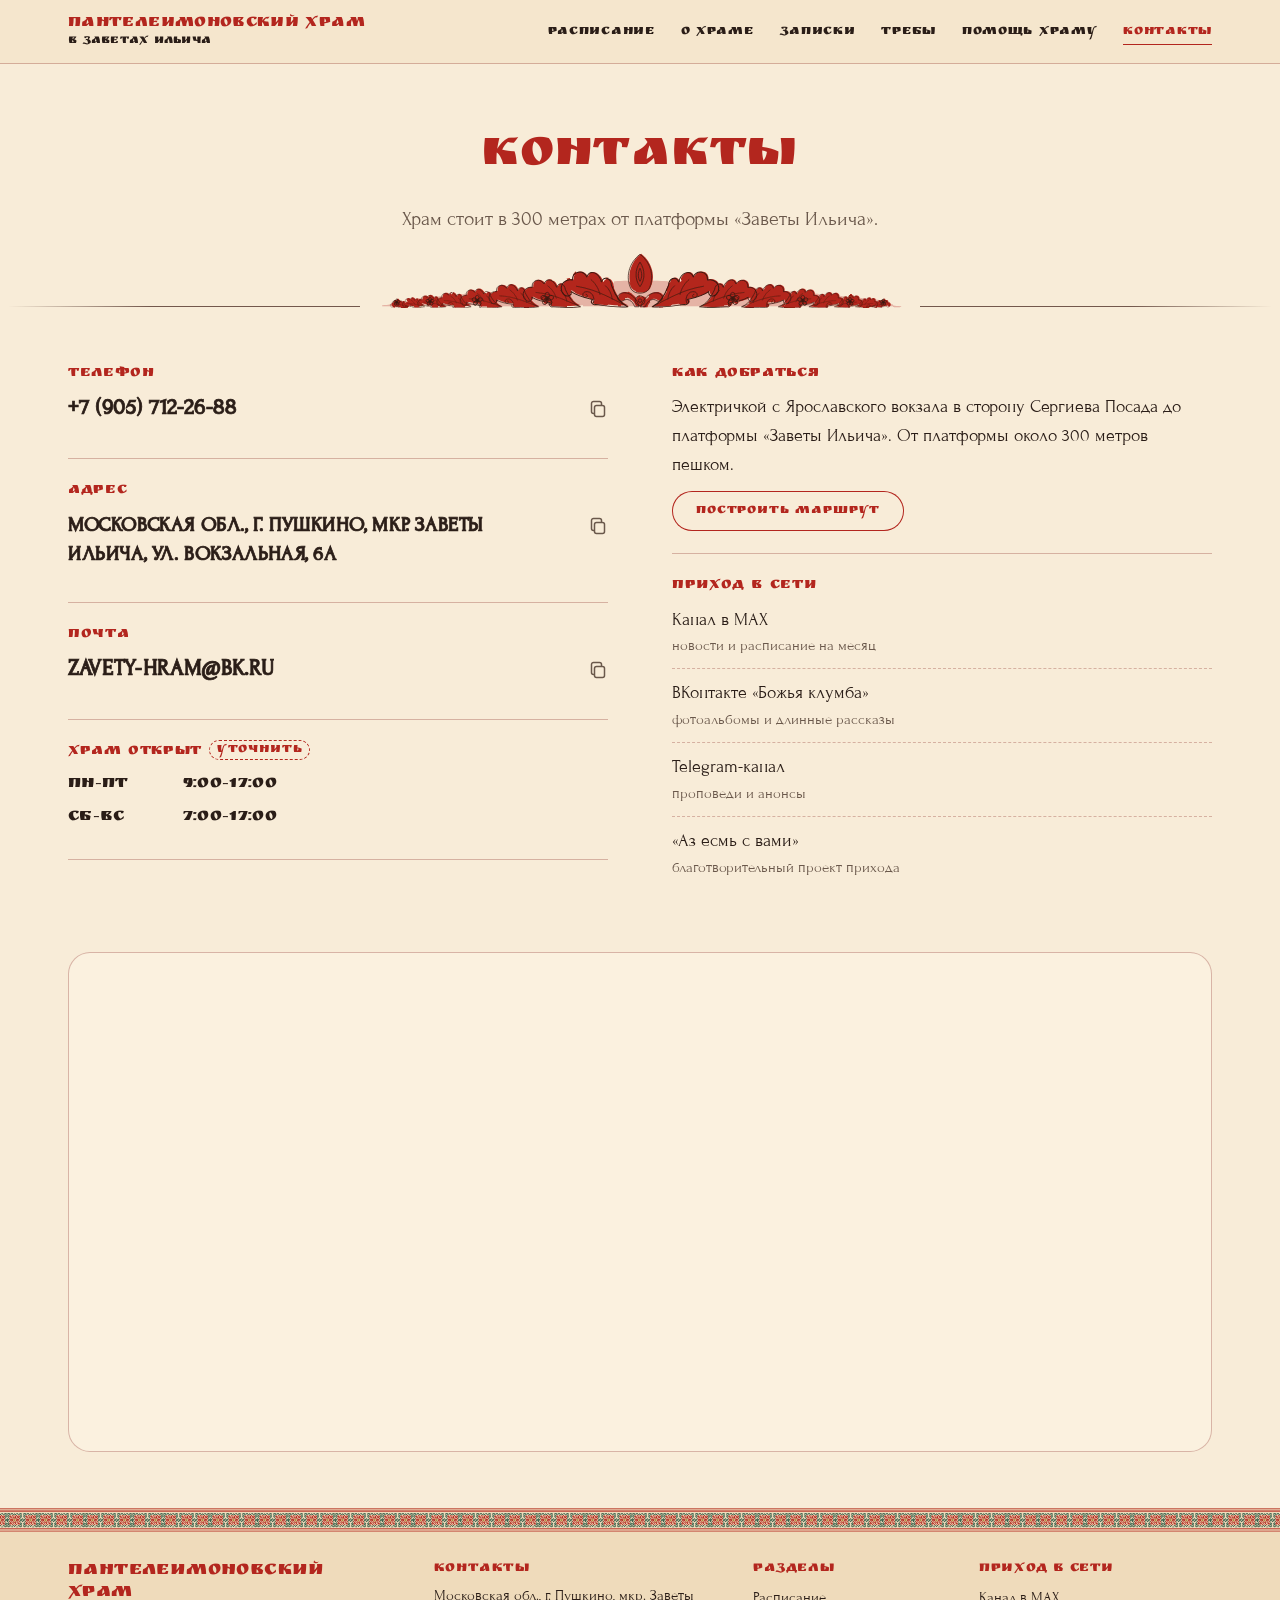
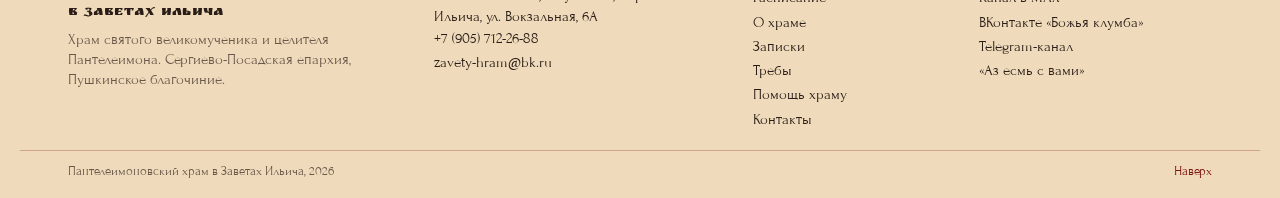
<file: kontakty.html>
<!DOCTYPE html>
<html lang="ru"><head><meta charset="utf-8"><meta name="viewport" content="width=device-width,initial-scale=1,viewport-fit=cover">
<title>Контакты · Пантелеимоновский храм в Заветах Ильича</title>
<meta name="description" content="Контакты. Пантелеимоновский храм в Заветах Ильича, г. Пушкино.">
<meta name="theme-color" content="#f5e6cd"><link rel="icon" href="favicon.svg" type="image/svg+xml">
<script>document.documentElement.classList.add('js')</script>
<link rel="preconnect" href="https://fonts.googleapis.com"><link rel="preconnect" href="https://fonts.gstatic.com" crossorigin>
<link href="https://fonts.googleapis.com/css2?family=Ruslan+Display&family=Forum&display=swap" rel="stylesheet">
<link rel="stylesheet" href="site.css?v=11">
<style>
.ct-info{columns:2;column-gap:clamp(28px,5vw,64px)}
.ct-info .blk{break-inside:avoid}
.blk{padding:0 0 22px;margin:0 0 22px;border-bottom:1px solid var(--line)}
.blk:last-child{border-bottom:0}
.blk h2{font:400 16px/1.2 var(--title),serif;color:var(--red);margin:0 0 10px;letter-spacing:.04em}
.blk p{margin:0 0 12px}
.blk .btn{padding:13px 24px;font-size:14px}
.two{display:grid;grid-template-columns:1fr 1fr;gap:20px}
.big{font-size:21px;color:var(--deep);text-decoration:none}
.big:hover{text-decoration:underline}
.hours{display:flex;gap:16px;margin:0 0 4px !important;font-variant-numeric:tabular-nums}
.hours span{min-width:4em;color:var(--mute)}
.soc{list-style:none;margin:0;padding:0}
.soc a{display:block;padding:10px 0;text-decoration:none;color:var(--mute);font-size:15px;border-top:1px dashed var(--line)}
.soc li:first-child a{border-top:0;padding-top:0}
.soc b{display:block;color:var(--ink);font-size:18px;font-weight:400}
.soc a:hover b{color:var(--red)}
.ct-map{margin-top:clamp(20px,4vw,40px)}
.ct-map iframe{display:block;width:100%;aspect-ratio:16/7;border:0;border-radius:22px;box-shadow:inset 0 0 0 1px var(--line);background:var(--card)}
@media (max-width:860px){.ct-info{columns:1}.ct-map iframe{aspect-ratio:4/3}}
@media (max-width:480px){.two{grid-template-columns:1fr}}
.addr p{font:400 clamp(18px,1.6vw,20px)/1.45 'Forum',serif;color:var(--ink)}
/* Phone, address and email in Forum so they read and copy easily; hours keep the quiet Ruslan style */
.big{font:400 clamp(19px,1.7vw,22px)/1.4 'Forum',serif;color:var(--ink)}
.big:hover{color:var(--red);text-decoration:none}
.key .big{white-space:nowrap}
.hours{font:400 clamp(15px,1.4vw,18px)/1.6 var(--title),serif;color:var(--ink);letter-spacing:.02em}
.hours span{min-width:5.5em;color:var(--ink)}
.row{display:flex;align-items:flex-start;gap:12px}
.row p{flex:1;min-width:0;margin:0 0 12px}
/* Copy icon sits on the right edge of the column; -10px lines the icon itself up with the hairline */
.cp{flex:none;display:grid;place-items:center;width:40px;height:40px;margin:-4px -10px 0 0;padding:0;border:0;background:none;color:var(--mute);cursor:pointer;transition:color .2s}
.cp svg{grid-area:1/1;width:20px;height:20px;transition:opacity .2s,transform .25s}
.cp .ck{opacity:0;transform:scale(.6);color:var(--red)}
.cp:hover{color:var(--red)}
.cp.ok .ic{opacity:0;transform:scale(.6)}
.cp.ok .ck{opacity:1;transform:none}
/* Phone, address and email in capitals and bold, as the parish asked */
.big,.addr p{text-transform:uppercase;font-weight:700;letter-spacing:.03em}
/* Forum has no bold face, so the weight comes from a thin outline of the letters */
.big,.addr p{-webkit-text-stroke:.7px currentColor;paint-order:stroke fill}
</style>
</head><body id="top">
<a class="skip" href="#main">К содержимому</a>
<header class="hdr"><div class="hdr-in">
  <a class="brand" href="index.html"><b>Пантелеимоновский храм</b><small>в Заветах Ильича</small></a>
  <nav class="nav" id="menu" aria-label="Основное меню"><a href="raspisanie.html">Расписание</a><a href="o-hrame.html">О храме</a><a href="zapiski.html">Записки</a><a href="treby.html">Требы</a><a href="index.html#help">Помощь храму</a><a href="kontakty.html" aria-current=page>Контакты</a>
    <p class="nav-foot"><a href="tel:+79057122688">+7 (905) 712-26-88</a><br>ул. Вокзальная, 6А · у платформы «Заветы Ильича»</p>
  </nav>
  <button class="burger" type="button" aria-label="Меню" aria-controls="menu" aria-expanded="false"><span></span></button>
</div></header>
<main id="main">
<section class="phead"><h1>Контакты</h1><p class="lead">Храм стоит в 300 метрах от платформы «Заветы Ильича».</p></section>
<div class="orn" aria-hidden="true"><span class="ln l"></span><svg class="mid" viewBox="0 -2 640 67" aria-hidden="true"><defs><filter id="o-pen" x="-5%" y="-20%" width="110%" height="140%"><feTurbulence type="fractalNoise" baseFrequency=".09" numOctaves="2" seed="7"/><feDisplacementMap in="SourceGraphic" scale="1.4"/></filter><filter id="o-wash" x="-5%" y="-20%" width="110%" height="140%"><feTurbulence type="fractalNoise" baseFrequency=".035" numOctaves="3" seed="2"/><feDisplacementMap in="SourceGraphic" scale="3.2"/><feGaussianBlur stdDeviation=".35"/></filter></defs><g class="o-wash" filter="url(#o-wash)" transform="translate(1.3 -.7)"><path class="o-g" d="M320.0,24 C327.0,24.0 327.0,35.0 334.0,35.0 C361.0,35.0 361.0,39.4 388.0,39.4 C412.0,39.4 412.0,42.9 436.0,42.9 C457.0,42.9 457.0,46.4 478.0,46.4 C495.5,46.4 495.5,49.5 513.0,49.5 C527.5,49.5 527.5,52.1 542.0,52.1 C554.0,52.1 554.0,54.5 566.0,54.5 C575.5,54.5 575.5,56.5 585.0,56.5 C600.5,56.5 600.5,63.0 616.0,63.0 L616.0,64 L24.0,64 L24.0,63 C39.5,63.0 39.5,56.5 55.0,56.5 C64.5,56.5 64.5,54.5 74.0,54.5 C86.0,54.5 86.0,52.1 98.0,52.1 C112.5,52.1 112.5,49.5 127.0,49.5 C144.5,49.5 144.5,46.4 162.0,46.4 C183.0,46.4 183.0,42.9 204.0,42.9 C228.0,42.9 228.0,39.4 252.0,39.4 C279.0,39.4 279.0,35.0 306.0,35.0 C313.0,35.0 313.0,24.0 320.0,24.0 Z"/><g><g transform="translate(334.0 64) rotate(-6) scale(1.32)"><path class="o-f" d="M0,0 C7,-2 12,-9 16,-17 C17,-23 23,-25 25,-19 C28,-27 36,-29 38,-22 C42,-28 51,-26 50,-18 C56,-19 61,-13 58,-7 C55,-2 49,-3 50,-8 C45,-5 38,-4 31,-3 C33,-1 31,2 28,1 C20,1 10,2 0,0 Z"/><path class="o-v" d="M2,-1 C14,-5 27,-12 46,-13 M25,-8 C27,-14 31,-18 34,-20 M14,-5 C15,-10 18,-14 21,-16"/><path class="o-c" d="M0,0 C-2,-8 4,-15 11,-13 C16,-11 14,-5 10,-6 C7,-7 8,-10 10,-10" transform="translate(30 0) scale(.7)"/></g><g transform="translate(388.0 64) rotate(-2) scale(1.12)"><path class="o-f" d="M0,0 C7,-2 12,-9 16,-17 C17,-23 23,-25 25,-19 C28,-27 36,-29 38,-22 C42,-28 51,-26 50,-18 C56,-19 61,-13 58,-7 C55,-2 49,-3 50,-8 C45,-5 38,-4 31,-3 C33,-1 31,2 28,1 C20,1 10,2 0,0 Z"/><path class="o-v" d="M2,-1 C14,-5 27,-12 46,-13 M25,-8 C27,-14 31,-18 34,-20 M14,-5 C15,-10 18,-14 21,-16"/><path class="o-c" d="M0,0 C-2,-8 4,-15 11,-13 C16,-11 14,-5 10,-6 C7,-7 8,-10 10,-10" transform="translate(30 0) scale(.7)"/></g><g transform="translate(436.0 64) rotate(0) scale(0.96)"><path class="o-f" d="M0,0 C7,-2 12,-9 16,-17 C17,-23 23,-25 25,-19 C28,-27 36,-29 38,-22 C42,-28 51,-26 50,-18 C56,-19 61,-13 58,-7 C55,-2 49,-3 50,-8 C45,-5 38,-4 31,-3 C33,-1 31,2 28,1 C20,1 10,2 0,0 Z"/><path class="o-v" d="M2,-1 C14,-5 27,-12 46,-13 M25,-8 C27,-14 31,-18 34,-20 M14,-5 C15,-10 18,-14 21,-16"/><path class="o-c" d="M0,0 C-2,-8 4,-15 11,-13 C16,-11 14,-5 10,-6 C7,-7 8,-10 10,-10" transform="translate(30 0) scale(.7)"/></g><g transform="translate(478.0 64) rotate(2) scale(0.8)"><path class="o-f" d="M0,0 C7,-2 12,-9 16,-17 C17,-23 23,-25 25,-19 C28,-27 36,-29 38,-22 C42,-28 51,-26 50,-18 C56,-19 61,-13 58,-7 C55,-2 49,-3 50,-8 C45,-5 38,-4 31,-3 C33,-1 31,2 28,1 C20,1 10,2 0,0 Z"/><path class="o-v" d="M2,-1 C14,-5 27,-12 46,-13 M25,-8 C27,-14 31,-18 34,-20 M14,-5 C15,-10 18,-14 21,-16"/><path class="o-c" d="M0,0 C-2,-8 4,-15 11,-13 C16,-11 14,-5 10,-6 C7,-7 8,-10 10,-10" transform="translate(30 0) scale(.7)"/></g><g transform="translate(513.0 64) rotate(3) scale(0.66)"><path class="o-f" d="M0,0 C7,-2 12,-9 16,-17 C17,-23 23,-25 25,-19 C28,-27 36,-29 38,-22 C42,-28 51,-26 50,-18 C56,-19 61,-13 58,-7 C55,-2 49,-3 50,-8 C45,-5 38,-4 31,-3 C33,-1 31,2 28,1 C20,1 10,2 0,0 Z"/><path class="o-v" d="M2,-1 C14,-5 27,-12 46,-13 M25,-8 C27,-14 31,-18 34,-20 M14,-5 C15,-10 18,-14 21,-16"/><path class="o-c" d="M0,0 C-2,-8 4,-15 11,-13 C16,-11 14,-5 10,-6 C7,-7 8,-10 10,-10" transform="translate(30 0) scale(.7)"/></g><g transform="translate(542.0 64) rotate(4) scale(0.54)"><path class="o-f" d="M0,0 C7,-2 12,-9 16,-17 C17,-23 23,-25 25,-19 C28,-27 36,-29 38,-22 C42,-28 51,-26 50,-18 C56,-19 61,-13 58,-7 C55,-2 49,-3 50,-8 C45,-5 38,-4 31,-3 C33,-1 31,2 28,1 C20,1 10,2 0,0 Z"/><path class="o-v" d="M2,-1 C14,-5 27,-12 46,-13 M25,-8 C27,-14 31,-18 34,-20 M14,-5 C15,-10 18,-14 21,-16"/><path class="o-c" d="M0,0 C-2,-8 4,-15 11,-13 C16,-11 14,-5 10,-6 C7,-7 8,-10 10,-10" transform="translate(30 0) scale(.7)"/></g><g transform="translate(566.0 64) rotate(5) scale(0.43)"><path class="o-f" d="M0,0 C7,-2 12,-9 16,-17 C17,-23 23,-25 25,-19 C28,-27 36,-29 38,-22 C42,-28 51,-26 50,-18 C56,-19 61,-13 58,-7 C55,-2 49,-3 50,-8 C45,-5 38,-4 31,-3 C33,-1 31,2 28,1 C20,1 10,2 0,0 Z"/><path class="o-v" d="M2,-1 C14,-5 27,-12 46,-13 M25,-8 C27,-14 31,-18 34,-20 M14,-5 C15,-10 18,-14 21,-16"/><path class="o-c" d="M0,0 C-2,-8 4,-15 11,-13 C16,-11 14,-5 10,-6 C7,-7 8,-10 10,-10" transform="translate(30 0) scale(.7)"/></g><g transform="translate(585.0 64) rotate(6) scale(0.34)"><path class="o-f" d="M0,0 C7,-2 12,-9 16,-17 C17,-23 23,-25 25,-19 C28,-27 36,-29 38,-22 C42,-28 51,-26 50,-18 C56,-19 61,-13 58,-7 C55,-2 49,-3 50,-8 C45,-5 38,-4 31,-3 C33,-1 31,2 28,1 C20,1 10,2 0,0 Z"/><path class="o-v" d="M2,-1 C14,-5 27,-12 46,-13 M25,-8 C27,-14 31,-18 34,-20 M14,-5 C15,-10 18,-14 21,-16"/><path class="o-c" d="M0,0 C-2,-8 4,-15 11,-13 C16,-11 14,-5 10,-6 C7,-7 8,-10 10,-10" transform="translate(30 0) scale(.7)"/></g><g class="o-f"><ellipse cx="426.0" cy="51.2" rx="2.6" ry="3.7" transform="rotate(0 426.0 55)"/><ellipse cx="426.0" cy="51.2" rx="2.6" ry="3.7" transform="rotate(72 426.0 55)"/><ellipse cx="426.0" cy="51.2" rx="2.6" ry="3.7" transform="rotate(144 426.0 55)"/><ellipse cx="426.0" cy="51.2" rx="2.6" ry="3.7" transform="rotate(216 426.0 55)"/><ellipse cx="426.0" cy="51.2" rx="2.6" ry="3.7" transform="rotate(288 426.0 55)"/></g><circle class="o-v2" cx="426.0" cy="55" r="1.9"/><g class="o-f"><ellipse cx="506.0" cy="53.9" rx="2.1" ry="3.0" transform="rotate(0 506.0 57)"/><ellipse cx="506.0" cy="53.9" rx="2.1" ry="3.0" transform="rotate(72 506.0 57)"/><ellipse cx="506.0" cy="53.9" rx="2.1" ry="3.0" transform="rotate(144 506.0 57)"/><ellipse cx="506.0" cy="53.9" rx="2.1" ry="3.0" transform="rotate(216 506.0 57)"/><ellipse cx="506.0" cy="53.9" rx="2.1" ry="3.0" transform="rotate(288 506.0 57)"/></g><circle class="o-v2" cx="506.0" cy="57" r="1.5"/><g class="o-f"><ellipse cx="560.0" cy="55.6" rx="1.6" ry="2.3" transform="rotate(0 560.0 58)"/><ellipse cx="560.0" cy="55.6" rx="1.6" ry="2.3" transform="rotate(72 560.0 58)"/><ellipse cx="560.0" cy="55.6" rx="1.6" ry="2.3" transform="rotate(144 560.0 58)"/><ellipse cx="560.0" cy="55.6" rx="1.6" ry="2.3" transform="rotate(216 560.0 58)"/><ellipse cx="560.0" cy="55.6" rx="1.6" ry="2.3" transform="rotate(288 560.0 58)"/></g><circle class="o-v2" cx="560.0" cy="58" r="1.1"/><g class="o-f"><ellipse cx="598.0" cy="57.1" rx="1.3" ry="1.8" transform="rotate(0 598.0 59)"/><ellipse cx="598.0" cy="57.1" rx="1.3" ry="1.8" transform="rotate(72 598.0 59)"/><ellipse cx="598.0" cy="57.1" rx="1.3" ry="1.8" transform="rotate(144 598.0 59)"/><ellipse cx="598.0" cy="57.1" rx="1.3" ry="1.8" transform="rotate(216 598.0 59)"/><ellipse cx="598.0" cy="57.1" rx="1.3" ry="1.8" transform="rotate(288 598.0 59)"/></g><circle class="o-v2" cx="598.0" cy="59" r="0.9"/></g><g transform="translate(640 0) scale(-1 1)"><g transform="translate(334.0 64) rotate(-6) scale(1.32)"><path class="o-f" d="M0,0 C7,-2 12,-9 16,-17 C17,-23 23,-25 25,-19 C28,-27 36,-29 38,-22 C42,-28 51,-26 50,-18 C56,-19 61,-13 58,-7 C55,-2 49,-3 50,-8 C45,-5 38,-4 31,-3 C33,-1 31,2 28,1 C20,1 10,2 0,0 Z"/><path class="o-v" d="M2,-1 C14,-5 27,-12 46,-13 M25,-8 C27,-14 31,-18 34,-20 M14,-5 C15,-10 18,-14 21,-16"/><path class="o-c" d="M0,0 C-2,-8 4,-15 11,-13 C16,-11 14,-5 10,-6 C7,-7 8,-10 10,-10" transform="translate(30 0) scale(.7)"/></g><g transform="translate(388.0 64) rotate(-2) scale(1.12)"><path class="o-f" d="M0,0 C7,-2 12,-9 16,-17 C17,-23 23,-25 25,-19 C28,-27 36,-29 38,-22 C42,-28 51,-26 50,-18 C56,-19 61,-13 58,-7 C55,-2 49,-3 50,-8 C45,-5 38,-4 31,-3 C33,-1 31,2 28,1 C20,1 10,2 0,0 Z"/><path class="o-v" d="M2,-1 C14,-5 27,-12 46,-13 M25,-8 C27,-14 31,-18 34,-20 M14,-5 C15,-10 18,-14 21,-16"/><path class="o-c" d="M0,0 C-2,-8 4,-15 11,-13 C16,-11 14,-5 10,-6 C7,-7 8,-10 10,-10" transform="translate(30 0) scale(.7)"/></g><g transform="translate(436.0 64) rotate(0) scale(0.96)"><path class="o-f" d="M0,0 C7,-2 12,-9 16,-17 C17,-23 23,-25 25,-19 C28,-27 36,-29 38,-22 C42,-28 51,-26 50,-18 C56,-19 61,-13 58,-7 C55,-2 49,-3 50,-8 C45,-5 38,-4 31,-3 C33,-1 31,2 28,1 C20,1 10,2 0,0 Z"/><path class="o-v" d="M2,-1 C14,-5 27,-12 46,-13 M25,-8 C27,-14 31,-18 34,-20 M14,-5 C15,-10 18,-14 21,-16"/><path class="o-c" d="M0,0 C-2,-8 4,-15 11,-13 C16,-11 14,-5 10,-6 C7,-7 8,-10 10,-10" transform="translate(30 0) scale(.7)"/></g><g transform="translate(478.0 64) rotate(2) scale(0.8)"><path class="o-f" d="M0,0 C7,-2 12,-9 16,-17 C17,-23 23,-25 25,-19 C28,-27 36,-29 38,-22 C42,-28 51,-26 50,-18 C56,-19 61,-13 58,-7 C55,-2 49,-3 50,-8 C45,-5 38,-4 31,-3 C33,-1 31,2 28,1 C20,1 10,2 0,0 Z"/><path class="o-v" d="M2,-1 C14,-5 27,-12 46,-13 M25,-8 C27,-14 31,-18 34,-20 M14,-5 C15,-10 18,-14 21,-16"/><path class="o-c" d="M0,0 C-2,-8 4,-15 11,-13 C16,-11 14,-5 10,-6 C7,-7 8,-10 10,-10" transform="translate(30 0) scale(.7)"/></g><g transform="translate(513.0 64) rotate(3) scale(0.66)"><path class="o-f" d="M0,0 C7,-2 12,-9 16,-17 C17,-23 23,-25 25,-19 C28,-27 36,-29 38,-22 C42,-28 51,-26 50,-18 C56,-19 61,-13 58,-7 C55,-2 49,-3 50,-8 C45,-5 38,-4 31,-3 C33,-1 31,2 28,1 C20,1 10,2 0,0 Z"/><path class="o-v" d="M2,-1 C14,-5 27,-12 46,-13 M25,-8 C27,-14 31,-18 34,-20 M14,-5 C15,-10 18,-14 21,-16"/><path class="o-c" d="M0,0 C-2,-8 4,-15 11,-13 C16,-11 14,-5 10,-6 C7,-7 8,-10 10,-10" transform="translate(30 0) scale(.7)"/></g><g transform="translate(542.0 64) rotate(4) scale(0.54)"><path class="o-f" d="M0,0 C7,-2 12,-9 16,-17 C17,-23 23,-25 25,-19 C28,-27 36,-29 38,-22 C42,-28 51,-26 50,-18 C56,-19 61,-13 58,-7 C55,-2 49,-3 50,-8 C45,-5 38,-4 31,-3 C33,-1 31,2 28,1 C20,1 10,2 0,0 Z"/><path class="o-v" d="M2,-1 C14,-5 27,-12 46,-13 M25,-8 C27,-14 31,-18 34,-20 M14,-5 C15,-10 18,-14 21,-16"/><path class="o-c" d="M0,0 C-2,-8 4,-15 11,-13 C16,-11 14,-5 10,-6 C7,-7 8,-10 10,-10" transform="translate(30 0) scale(.7)"/></g><g transform="translate(566.0 64) rotate(5) scale(0.43)"><path class="o-f" d="M0,0 C7,-2 12,-9 16,-17 C17,-23 23,-25 25,-19 C28,-27 36,-29 38,-22 C42,-28 51,-26 50,-18 C56,-19 61,-13 58,-7 C55,-2 49,-3 50,-8 C45,-5 38,-4 31,-3 C33,-1 31,2 28,1 C20,1 10,2 0,0 Z"/><path class="o-v" d="M2,-1 C14,-5 27,-12 46,-13 M25,-8 C27,-14 31,-18 34,-20 M14,-5 C15,-10 18,-14 21,-16"/><path class="o-c" d="M0,0 C-2,-8 4,-15 11,-13 C16,-11 14,-5 10,-6 C7,-7 8,-10 10,-10" transform="translate(30 0) scale(.7)"/></g><g transform="translate(585.0 64) rotate(6) scale(0.34)"><path class="o-f" d="M0,0 C7,-2 12,-9 16,-17 C17,-23 23,-25 25,-19 C28,-27 36,-29 38,-22 C42,-28 51,-26 50,-18 C56,-19 61,-13 58,-7 C55,-2 49,-3 50,-8 C45,-5 38,-4 31,-3 C33,-1 31,2 28,1 C20,1 10,2 0,0 Z"/><path class="o-v" d="M2,-1 C14,-5 27,-12 46,-13 M25,-8 C27,-14 31,-18 34,-20 M14,-5 C15,-10 18,-14 21,-16"/><path class="o-c" d="M0,0 C-2,-8 4,-15 11,-13 C16,-11 14,-5 10,-6 C7,-7 8,-10 10,-10" transform="translate(30 0) scale(.7)"/></g><g class="o-f"><ellipse cx="426.0" cy="51.2" rx="2.6" ry="3.7" transform="rotate(0 426.0 55)"/><ellipse cx="426.0" cy="51.2" rx="2.6" ry="3.7" transform="rotate(72 426.0 55)"/><ellipse cx="426.0" cy="51.2" rx="2.6" ry="3.7" transform="rotate(144 426.0 55)"/><ellipse cx="426.0" cy="51.2" rx="2.6" ry="3.7" transform="rotate(216 426.0 55)"/><ellipse cx="426.0" cy="51.2" rx="2.6" ry="3.7" transform="rotate(288 426.0 55)"/></g><circle class="o-v2" cx="426.0" cy="55" r="1.9"/><g class="o-f"><ellipse cx="506.0" cy="53.9" rx="2.1" ry="3.0" transform="rotate(0 506.0 57)"/><ellipse cx="506.0" cy="53.9" rx="2.1" ry="3.0" transform="rotate(72 506.0 57)"/><ellipse cx="506.0" cy="53.9" rx="2.1" ry="3.0" transform="rotate(144 506.0 57)"/><ellipse cx="506.0" cy="53.9" rx="2.1" ry="3.0" transform="rotate(216 506.0 57)"/><ellipse cx="506.0" cy="53.9" rx="2.1" ry="3.0" transform="rotate(288 506.0 57)"/></g><circle class="o-v2" cx="506.0" cy="57" r="1.5"/><g class="o-f"><ellipse cx="560.0" cy="55.6" rx="1.6" ry="2.3" transform="rotate(0 560.0 58)"/><ellipse cx="560.0" cy="55.6" rx="1.6" ry="2.3" transform="rotate(72 560.0 58)"/><ellipse cx="560.0" cy="55.6" rx="1.6" ry="2.3" transform="rotate(144 560.0 58)"/><ellipse cx="560.0" cy="55.6" rx="1.6" ry="2.3" transform="rotate(216 560.0 58)"/><ellipse cx="560.0" cy="55.6" rx="1.6" ry="2.3" transform="rotate(288 560.0 58)"/></g><circle class="o-v2" cx="560.0" cy="58" r="1.1"/><g class="o-f"><ellipse cx="598.0" cy="57.1" rx="1.3" ry="1.8" transform="rotate(0 598.0 59)"/><ellipse cx="598.0" cy="57.1" rx="1.3" ry="1.8" transform="rotate(72 598.0 59)"/><ellipse cx="598.0" cy="57.1" rx="1.3" ry="1.8" transform="rotate(144 598.0 59)"/><ellipse cx="598.0" cy="57.1" rx="1.3" ry="1.8" transform="rotate(216 598.0 59)"/><ellipse cx="598.0" cy="57.1" rx="1.3" ry="1.8" transform="rotate(288 598.0 59)"/></g><circle class="o-v2" cx="598.0" cy="59" r="0.9"/></g><g><path class="o-f" d="M320.0,4 C333.0,14 337.0,31 330.0,44 C326.0,50 314.0,50 310.0,44 C303.0,31 307.0,14 320.0,4 Z"/><path class="o-v2" d="M320.0,13 C326.0,22 326.0,33 320.0,41 C314.0,33 314.0,22 320.0,13 Z"/><path class="o-f" d="M320.0,20 C322.6,25 322.6,31 320.0,35 C317.4,31 317.4,25 320.0,20 Z"/><path class="o-f" d="M319.0,64 C316.0,52 304.0,44 296.0,50 C292.0,54 296.0,60 301.0,57 C305.0,54 311.0,56 314.0,64 Z"/><path class="o-f" d="M321.0,64 C324.0,52 336.0,44 344.0,50 C348.0,54 344.0,60 339.0,57 C335.0,54 329.0,56 326.0,64 Z"/><circle class="o-f" cx="320.0" cy="57" r="5.5"/><circle class="o-v2" cx="320.0" cy="57" r="2"/></g></g><g class="o-ink" filter="url(#o-pen)"><path class="o-g" d="M320.0,24 C327.0,24.0 327.0,35.0 334.0,35.0 C361.0,35.0 361.0,39.4 388.0,39.4 C412.0,39.4 412.0,42.9 436.0,42.9 C457.0,42.9 457.0,46.4 478.0,46.4 C495.5,46.4 495.5,49.5 513.0,49.5 C527.5,49.5 527.5,52.1 542.0,52.1 C554.0,52.1 554.0,54.5 566.0,54.5 C575.5,54.5 575.5,56.5 585.0,56.5 C600.5,56.5 600.5,63.0 616.0,63.0 L616.0,64 L24.0,64 L24.0,63 C39.5,63.0 39.5,56.5 55.0,56.5 C64.5,56.5 64.5,54.5 74.0,54.5 C86.0,54.5 86.0,52.1 98.0,52.1 C112.5,52.1 112.5,49.5 127.0,49.5 C144.5,49.5 144.5,46.4 162.0,46.4 C183.0,46.4 183.0,42.9 204.0,42.9 C228.0,42.9 228.0,39.4 252.0,39.4 C279.0,39.4 279.0,35.0 306.0,35.0 C313.0,35.0 313.0,24.0 320.0,24.0 Z"/><g><g transform="translate(334.0 64) rotate(-6) scale(1.32)"><path class="o-f" d="M0,0 C7,-2 12,-9 16,-17 C17,-23 23,-25 25,-19 C28,-27 36,-29 38,-22 C42,-28 51,-26 50,-18 C56,-19 61,-13 58,-7 C55,-2 49,-3 50,-8 C45,-5 38,-4 31,-3 C33,-1 31,2 28,1 C20,1 10,2 0,0 Z"/><path class="o-v" d="M2,-1 C14,-5 27,-12 46,-13 M25,-8 C27,-14 31,-18 34,-20 M14,-5 C15,-10 18,-14 21,-16"/><path class="o-c" d="M0,0 C-2,-8 4,-15 11,-13 C16,-11 14,-5 10,-6 C7,-7 8,-10 10,-10" transform="translate(30 0) scale(.7)"/></g><g transform="translate(388.0 64) rotate(-2) scale(1.12)"><path class="o-f" d="M0,0 C7,-2 12,-9 16,-17 C17,-23 23,-25 25,-19 C28,-27 36,-29 38,-22 C42,-28 51,-26 50,-18 C56,-19 61,-13 58,-7 C55,-2 49,-3 50,-8 C45,-5 38,-4 31,-3 C33,-1 31,2 28,1 C20,1 10,2 0,0 Z"/><path class="o-v" d="M2,-1 C14,-5 27,-12 46,-13 M25,-8 C27,-14 31,-18 34,-20 M14,-5 C15,-10 18,-14 21,-16"/><path class="o-c" d="M0,0 C-2,-8 4,-15 11,-13 C16,-11 14,-5 10,-6 C7,-7 8,-10 10,-10" transform="translate(30 0) scale(.7)"/></g><g transform="translate(436.0 64) rotate(0) scale(0.96)"><path class="o-f" d="M0,0 C7,-2 12,-9 16,-17 C17,-23 23,-25 25,-19 C28,-27 36,-29 38,-22 C42,-28 51,-26 50,-18 C56,-19 61,-13 58,-7 C55,-2 49,-3 50,-8 C45,-5 38,-4 31,-3 C33,-1 31,2 28,1 C20,1 10,2 0,0 Z"/><path class="o-v" d="M2,-1 C14,-5 27,-12 46,-13 M25,-8 C27,-14 31,-18 34,-20 M14,-5 C15,-10 18,-14 21,-16"/><path class="o-c" d="M0,0 C-2,-8 4,-15 11,-13 C16,-11 14,-5 10,-6 C7,-7 8,-10 10,-10" transform="translate(30 0) scale(.7)"/></g><g transform="translate(478.0 64) rotate(2) scale(0.8)"><path class="o-f" d="M0,0 C7,-2 12,-9 16,-17 C17,-23 23,-25 25,-19 C28,-27 36,-29 38,-22 C42,-28 51,-26 50,-18 C56,-19 61,-13 58,-7 C55,-2 49,-3 50,-8 C45,-5 38,-4 31,-3 C33,-1 31,2 28,1 C20,1 10,2 0,0 Z"/><path class="o-v" d="M2,-1 C14,-5 27,-12 46,-13 M25,-8 C27,-14 31,-18 34,-20 M14,-5 C15,-10 18,-14 21,-16"/><path class="o-c" d="M0,0 C-2,-8 4,-15 11,-13 C16,-11 14,-5 10,-6 C7,-7 8,-10 10,-10" transform="translate(30 0) scale(.7)"/></g><g transform="translate(513.0 64) rotate(3) scale(0.66)"><path class="o-f" d="M0,0 C7,-2 12,-9 16,-17 C17,-23 23,-25 25,-19 C28,-27 36,-29 38,-22 C42,-28 51,-26 50,-18 C56,-19 61,-13 58,-7 C55,-2 49,-3 50,-8 C45,-5 38,-4 31,-3 C33,-1 31,2 28,1 C20,1 10,2 0,0 Z"/><path class="o-v" d="M2,-1 C14,-5 27,-12 46,-13 M25,-8 C27,-14 31,-18 34,-20 M14,-5 C15,-10 18,-14 21,-16"/><path class="o-c" d="M0,0 C-2,-8 4,-15 11,-13 C16,-11 14,-5 10,-6 C7,-7 8,-10 10,-10" transform="translate(30 0) scale(.7)"/></g><g transform="translate(542.0 64) rotate(4) scale(0.54)"><path class="o-f" d="M0,0 C7,-2 12,-9 16,-17 C17,-23 23,-25 25,-19 C28,-27 36,-29 38,-22 C42,-28 51,-26 50,-18 C56,-19 61,-13 58,-7 C55,-2 49,-3 50,-8 C45,-5 38,-4 31,-3 C33,-1 31,2 28,1 C20,1 10,2 0,0 Z"/><path class="o-v" d="M2,-1 C14,-5 27,-12 46,-13 M25,-8 C27,-14 31,-18 34,-20 M14,-5 C15,-10 18,-14 21,-16"/><path class="o-c" d="M0,0 C-2,-8 4,-15 11,-13 C16,-11 14,-5 10,-6 C7,-7 8,-10 10,-10" transform="translate(30 0) scale(.7)"/></g><g transform="translate(566.0 64) rotate(5) scale(0.43)"><path class="o-f" d="M0,0 C7,-2 12,-9 16,-17 C17,-23 23,-25 25,-19 C28,-27 36,-29 38,-22 C42,-28 51,-26 50,-18 C56,-19 61,-13 58,-7 C55,-2 49,-3 50,-8 C45,-5 38,-4 31,-3 C33,-1 31,2 28,1 C20,1 10,2 0,0 Z"/><path class="o-v" d="M2,-1 C14,-5 27,-12 46,-13 M25,-8 C27,-14 31,-18 34,-20 M14,-5 C15,-10 18,-14 21,-16"/><path class="o-c" d="M0,0 C-2,-8 4,-15 11,-13 C16,-11 14,-5 10,-6 C7,-7 8,-10 10,-10" transform="translate(30 0) scale(.7)"/></g><g transform="translate(585.0 64) rotate(6) scale(0.34)"><path class="o-f" d="M0,0 C7,-2 12,-9 16,-17 C17,-23 23,-25 25,-19 C28,-27 36,-29 38,-22 C42,-28 51,-26 50,-18 C56,-19 61,-13 58,-7 C55,-2 49,-3 50,-8 C45,-5 38,-4 31,-3 C33,-1 31,2 28,1 C20,1 10,2 0,0 Z"/><path class="o-v" d="M2,-1 C14,-5 27,-12 46,-13 M25,-8 C27,-14 31,-18 34,-20 M14,-5 C15,-10 18,-14 21,-16"/><path class="o-c" d="M0,0 C-2,-8 4,-15 11,-13 C16,-11 14,-5 10,-6 C7,-7 8,-10 10,-10" transform="translate(30 0) scale(.7)"/></g><g class="o-f"><ellipse cx="426.0" cy="51.2" rx="2.6" ry="3.7" transform="rotate(0 426.0 55)"/><ellipse cx="426.0" cy="51.2" rx="2.6" ry="3.7" transform="rotate(72 426.0 55)"/><ellipse cx="426.0" cy="51.2" rx="2.6" ry="3.7" transform="rotate(144 426.0 55)"/><ellipse cx="426.0" cy="51.2" rx="2.6" ry="3.7" transform="rotate(216 426.0 55)"/><ellipse cx="426.0" cy="51.2" rx="2.6" ry="3.7" transform="rotate(288 426.0 55)"/></g><circle class="o-v2" cx="426.0" cy="55" r="1.9"/><g class="o-f"><ellipse cx="506.0" cy="53.9" rx="2.1" ry="3.0" transform="rotate(0 506.0 57)"/><ellipse cx="506.0" cy="53.9" rx="2.1" ry="3.0" transform="rotate(72 506.0 57)"/><ellipse cx="506.0" cy="53.9" rx="2.1" ry="3.0" transform="rotate(144 506.0 57)"/><ellipse cx="506.0" cy="53.9" rx="2.1" ry="3.0" transform="rotate(216 506.0 57)"/><ellipse cx="506.0" cy="53.9" rx="2.1" ry="3.0" transform="rotate(288 506.0 57)"/></g><circle class="o-v2" cx="506.0" cy="57" r="1.5"/><g class="o-f"><ellipse cx="560.0" cy="55.6" rx="1.6" ry="2.3" transform="rotate(0 560.0 58)"/><ellipse cx="560.0" cy="55.6" rx="1.6" ry="2.3" transform="rotate(72 560.0 58)"/><ellipse cx="560.0" cy="55.6" rx="1.6" ry="2.3" transform="rotate(144 560.0 58)"/><ellipse cx="560.0" cy="55.6" rx="1.6" ry="2.3" transform="rotate(216 560.0 58)"/><ellipse cx="560.0" cy="55.6" rx="1.6" ry="2.3" transform="rotate(288 560.0 58)"/></g><circle class="o-v2" cx="560.0" cy="58" r="1.1"/><g class="o-f"><ellipse cx="598.0" cy="57.1" rx="1.3" ry="1.8" transform="rotate(0 598.0 59)"/><ellipse cx="598.0" cy="57.1" rx="1.3" ry="1.8" transform="rotate(72 598.0 59)"/><ellipse cx="598.0" cy="57.1" rx="1.3" ry="1.8" transform="rotate(144 598.0 59)"/><ellipse cx="598.0" cy="57.1" rx="1.3" ry="1.8" transform="rotate(216 598.0 59)"/><ellipse cx="598.0" cy="57.1" rx="1.3" ry="1.8" transform="rotate(288 598.0 59)"/></g><circle class="o-v2" cx="598.0" cy="59" r="0.9"/></g><g transform="translate(640 0) scale(-1 1)"><g transform="translate(334.0 64) rotate(-6) scale(1.32)"><path class="o-f" d="M0,0 C7,-2 12,-9 16,-17 C17,-23 23,-25 25,-19 C28,-27 36,-29 38,-22 C42,-28 51,-26 50,-18 C56,-19 61,-13 58,-7 C55,-2 49,-3 50,-8 C45,-5 38,-4 31,-3 C33,-1 31,2 28,1 C20,1 10,2 0,0 Z"/><path class="o-v" d="M2,-1 C14,-5 27,-12 46,-13 M25,-8 C27,-14 31,-18 34,-20 M14,-5 C15,-10 18,-14 21,-16"/><path class="o-c" d="M0,0 C-2,-8 4,-15 11,-13 C16,-11 14,-5 10,-6 C7,-7 8,-10 10,-10" transform="translate(30 0) scale(.7)"/></g><g transform="translate(388.0 64) rotate(-2) scale(1.12)"><path class="o-f" d="M0,0 C7,-2 12,-9 16,-17 C17,-23 23,-25 25,-19 C28,-27 36,-29 38,-22 C42,-28 51,-26 50,-18 C56,-19 61,-13 58,-7 C55,-2 49,-3 50,-8 C45,-5 38,-4 31,-3 C33,-1 31,2 28,1 C20,1 10,2 0,0 Z"/><path class="o-v" d="M2,-1 C14,-5 27,-12 46,-13 M25,-8 C27,-14 31,-18 34,-20 M14,-5 C15,-10 18,-14 21,-16"/><path class="o-c" d="M0,0 C-2,-8 4,-15 11,-13 C16,-11 14,-5 10,-6 C7,-7 8,-10 10,-10" transform="translate(30 0) scale(.7)"/></g><g transform="translate(436.0 64) rotate(0) scale(0.96)"><path class="o-f" d="M0,0 C7,-2 12,-9 16,-17 C17,-23 23,-25 25,-19 C28,-27 36,-29 38,-22 C42,-28 51,-26 50,-18 C56,-19 61,-13 58,-7 C55,-2 49,-3 50,-8 C45,-5 38,-4 31,-3 C33,-1 31,2 28,1 C20,1 10,2 0,0 Z"/><path class="o-v" d="M2,-1 C14,-5 27,-12 46,-13 M25,-8 C27,-14 31,-18 34,-20 M14,-5 C15,-10 18,-14 21,-16"/><path class="o-c" d="M0,0 C-2,-8 4,-15 11,-13 C16,-11 14,-5 10,-6 C7,-7 8,-10 10,-10" transform="translate(30 0) scale(.7)"/></g><g transform="translate(478.0 64) rotate(2) scale(0.8)"><path class="o-f" d="M0,0 C7,-2 12,-9 16,-17 C17,-23 23,-25 25,-19 C28,-27 36,-29 38,-22 C42,-28 51,-26 50,-18 C56,-19 61,-13 58,-7 C55,-2 49,-3 50,-8 C45,-5 38,-4 31,-3 C33,-1 31,2 28,1 C20,1 10,2 0,0 Z"/><path class="o-v" d="M2,-1 C14,-5 27,-12 46,-13 M25,-8 C27,-14 31,-18 34,-20 M14,-5 C15,-10 18,-14 21,-16"/><path class="o-c" d="M0,0 C-2,-8 4,-15 11,-13 C16,-11 14,-5 10,-6 C7,-7 8,-10 10,-10" transform="translate(30 0) scale(.7)"/></g><g transform="translate(513.0 64) rotate(3) scale(0.66)"><path class="o-f" d="M0,0 C7,-2 12,-9 16,-17 C17,-23 23,-25 25,-19 C28,-27 36,-29 38,-22 C42,-28 51,-26 50,-18 C56,-19 61,-13 58,-7 C55,-2 49,-3 50,-8 C45,-5 38,-4 31,-3 C33,-1 31,2 28,1 C20,1 10,2 0,0 Z"/><path class="o-v" d="M2,-1 C14,-5 27,-12 46,-13 M25,-8 C27,-14 31,-18 34,-20 M14,-5 C15,-10 18,-14 21,-16"/><path class="o-c" d="M0,0 C-2,-8 4,-15 11,-13 C16,-11 14,-5 10,-6 C7,-7 8,-10 10,-10" transform="translate(30 0) scale(.7)"/></g><g transform="translate(542.0 64) rotate(4) scale(0.54)"><path class="o-f" d="M0,0 C7,-2 12,-9 16,-17 C17,-23 23,-25 25,-19 C28,-27 36,-29 38,-22 C42,-28 51,-26 50,-18 C56,-19 61,-13 58,-7 C55,-2 49,-3 50,-8 C45,-5 38,-4 31,-3 C33,-1 31,2 28,1 C20,1 10,2 0,0 Z"/><path class="o-v" d="M2,-1 C14,-5 27,-12 46,-13 M25,-8 C27,-14 31,-18 34,-20 M14,-5 C15,-10 18,-14 21,-16"/><path class="o-c" d="M0,0 C-2,-8 4,-15 11,-13 C16,-11 14,-5 10,-6 C7,-7 8,-10 10,-10" transform="translate(30 0) scale(.7)"/></g><g transform="translate(566.0 64) rotate(5) scale(0.43)"><path class="o-f" d="M0,0 C7,-2 12,-9 16,-17 C17,-23 23,-25 25,-19 C28,-27 36,-29 38,-22 C42,-28 51,-26 50,-18 C56,-19 61,-13 58,-7 C55,-2 49,-3 50,-8 C45,-5 38,-4 31,-3 C33,-1 31,2 28,1 C20,1 10,2 0,0 Z"/><path class="o-v" d="M2,-1 C14,-5 27,-12 46,-13 M25,-8 C27,-14 31,-18 34,-20 M14,-5 C15,-10 18,-14 21,-16"/><path class="o-c" d="M0,0 C-2,-8 4,-15 11,-13 C16,-11 14,-5 10,-6 C7,-7 8,-10 10,-10" transform="translate(30 0) scale(.7)"/></g><g transform="translate(585.0 64) rotate(6) scale(0.34)"><path class="o-f" d="M0,0 C7,-2 12,-9 16,-17 C17,-23 23,-25 25,-19 C28,-27 36,-29 38,-22 C42,-28 51,-26 50,-18 C56,-19 61,-13 58,-7 C55,-2 49,-3 50,-8 C45,-5 38,-4 31,-3 C33,-1 31,2 28,1 C20,1 10,2 0,0 Z"/><path class="o-v" d="M2,-1 C14,-5 27,-12 46,-13 M25,-8 C27,-14 31,-18 34,-20 M14,-5 C15,-10 18,-14 21,-16"/><path class="o-c" d="M0,0 C-2,-8 4,-15 11,-13 C16,-11 14,-5 10,-6 C7,-7 8,-10 10,-10" transform="translate(30 0) scale(.7)"/></g><g class="o-f"><ellipse cx="426.0" cy="51.2" rx="2.6" ry="3.7" transform="rotate(0 426.0 55)"/><ellipse cx="426.0" cy="51.2" rx="2.6" ry="3.7" transform="rotate(72 426.0 55)"/><ellipse cx="426.0" cy="51.2" rx="2.6" ry="3.7" transform="rotate(144 426.0 55)"/><ellipse cx="426.0" cy="51.2" rx="2.6" ry="3.7" transform="rotate(216 426.0 55)"/><ellipse cx="426.0" cy="51.2" rx="2.6" ry="3.7" transform="rotate(288 426.0 55)"/></g><circle class="o-v2" cx="426.0" cy="55" r="1.9"/><g class="o-f"><ellipse cx="506.0" cy="53.9" rx="2.1" ry="3.0" transform="rotate(0 506.0 57)"/><ellipse cx="506.0" cy="53.9" rx="2.1" ry="3.0" transform="rotate(72 506.0 57)"/><ellipse cx="506.0" cy="53.9" rx="2.1" ry="3.0" transform="rotate(144 506.0 57)"/><ellipse cx="506.0" cy="53.9" rx="2.1" ry="3.0" transform="rotate(216 506.0 57)"/><ellipse cx="506.0" cy="53.9" rx="2.1" ry="3.0" transform="rotate(288 506.0 57)"/></g><circle class="o-v2" cx="506.0" cy="57" r="1.5"/><g class="o-f"><ellipse cx="560.0" cy="55.6" rx="1.6" ry="2.3" transform="rotate(0 560.0 58)"/><ellipse cx="560.0" cy="55.6" rx="1.6" ry="2.3" transform="rotate(72 560.0 58)"/><ellipse cx="560.0" cy="55.6" rx="1.6" ry="2.3" transform="rotate(144 560.0 58)"/><ellipse cx="560.0" cy="55.6" rx="1.6" ry="2.3" transform="rotate(216 560.0 58)"/><ellipse cx="560.0" cy="55.6" rx="1.6" ry="2.3" transform="rotate(288 560.0 58)"/></g><circle class="o-v2" cx="560.0" cy="58" r="1.1"/><g class="o-f"><ellipse cx="598.0" cy="57.1" rx="1.3" ry="1.8" transform="rotate(0 598.0 59)"/><ellipse cx="598.0" cy="57.1" rx="1.3" ry="1.8" transform="rotate(72 598.0 59)"/><ellipse cx="598.0" cy="57.1" rx="1.3" ry="1.8" transform="rotate(144 598.0 59)"/><ellipse cx="598.0" cy="57.1" rx="1.3" ry="1.8" transform="rotate(216 598.0 59)"/><ellipse cx="598.0" cy="57.1" rx="1.3" ry="1.8" transform="rotate(288 598.0 59)"/></g><circle class="o-v2" cx="598.0" cy="59" r="0.9"/></g><g><path class="o-f" d="M320.0,4 C333.0,14 337.0,31 330.0,44 C326.0,50 314.0,50 310.0,44 C303.0,31 307.0,14 320.0,4 Z"/><path class="o-v2" d="M320.0,13 C326.0,22 326.0,33 320.0,41 C314.0,33 314.0,22 320.0,13 Z"/><path class="o-f" d="M320.0,20 C322.6,25 322.6,31 320.0,35 C317.4,31 317.4,25 320.0,20 Z"/><path class="o-f" d="M319.0,64 C316.0,52 304.0,44 296.0,50 C292.0,54 296.0,60 301.0,57 C305.0,54 311.0,56 314.0,64 Z"/><path class="o-f" d="M321.0,64 C324.0,52 336.0,44 344.0,50 C348.0,54 344.0,60 339.0,57 C335.0,54 329.0,56 326.0,64 Z"/><circle class="o-f" cx="320.0" cy="57" r="5.5"/><circle class="o-v2" cx="320.0" cy="57" r="2"/></g></g></svg><span class="ln r"></span></div>
<section class="wrap">
  <div class="ct">
    <div class="ct-info">
      <div class="blk key">
        <h2>Телефон</h2>
        <div class="row"><p><a class="big" href="tel:+79057122688">+7 (905) 712-26-88</a></p><button type="button" class="cp" title="Скопировать" data-copy="+7 (905) 712-26-88" aria-label="Скопировать телефон"><svg class="ic" viewBox="0 0 20 20" aria-hidden="true" fill="none" stroke="currentColor" stroke-width="1.5"><rect x="6.5" y="6.5" width="10" height="11" rx="2"/><path d="M13.5 6.5V4.5a2 2 0 0 0-2-2h-6a2 2 0 0 0-2 2v8a2 2 0 0 0 2 2h1"/></svg><svg class="ck" viewBox="0 0 20 20" aria-hidden="true" fill="none" stroke="currentColor" stroke-width="1.8" stroke-linecap="round" stroke-linejoin="round"><path d="M4.5 10.5l3.5 3.5 7.5-8"/></svg></button></div>
      </div>
      <div class="blk key addr">
        <h2>Адрес</h2>
        <div class="row"><p>Московская обл., г. Пушкино, мкр. Заветы Ильича, ул. Вокзальная, 6А</p><button type="button" class="cp" title="Скопировать" data-copy="Московская обл., г. Пушкино, мкр. Заветы Ильича, ул. Вокзальная, 6А" aria-label="Скопировать адрес"><svg class="ic" viewBox="0 0 20 20" aria-hidden="true" fill="none" stroke="currentColor" stroke-width="1.5"><rect x="6.5" y="6.5" width="10" height="11" rx="2"/><path d="M13.5 6.5V4.5a2 2 0 0 0-2-2h-6a2 2 0 0 0-2 2v8a2 2 0 0 0 2 2h1"/></svg><svg class="ck" viewBox="0 0 20 20" aria-hidden="true" fill="none" stroke="currentColor" stroke-width="1.8" stroke-linecap="round" stroke-linejoin="round"><path d="M4.5 10.5l3.5 3.5 7.5-8"/></svg></button></div>
      </div>
      <div class="blk">
        <h2>Почта</h2>
        <div class="row"><p><a class="big" href="mailto:zavety-hram@bk.ru">zavety-hram@bk.ru</a></p><button type="button" class="cp" title="Скопировать" data-copy="zavety-hram@bk.ru" aria-label="Скопировать почту"><svg class="ic" viewBox="0 0 20 20" aria-hidden="true" fill="none" stroke="currentColor" stroke-width="1.5"><rect x="6.5" y="6.5" width="10" height="11" rx="2"/><path d="M13.5 6.5V4.5a2 2 0 0 0-2-2h-6a2 2 0 0 0-2 2v8a2 2 0 0 0 2 2h1"/></svg><svg class="ck" viewBox="0 0 20 20" aria-hidden="true" fill="none" stroke="currentColor" stroke-width="1.8" stroke-linecap="round" stroke-linejoin="round"><path d="M4.5 10.5l3.5 3.5 7.5-8"/></svg></button></div>
      </div>
      <div class="blk">
        <h2>Храм открыт <span class="tbc">уточнить</span></h2>
        <p class="hours"><span>пн–пт</span>9:00–17:00</p>
        <p class="hours"><span>сб–вс</span>7:00–17:00</p>
      </div>
      <div class="blk">
        <h2>Как добраться</h2>
        <p>Электричкой с Ярославского вокзала в сторону Сергиева Посада до платформы «Заветы Ильича». От платформы около 300 метров пешком.</p>
        <a class="btn" href="https://yandex.ru/maps/?rtext=~56.041464,37.853625&amp;rtt=mt" target="_blank" rel="noopener">Построить маршрут</a>
      </div>
      <div class="blk">
        <h2>Приход в сети</h2>
        <ul class="soc">
          <li><a href="https://max.ru/join/4l6tZieKnsaPZBNdquhz8zcUVnkcsHrLS48Z7GqwcDc" target="_blank" rel="noopener"><b>Канал в MAX</b>новости и расписание на месяц</a></li>
          <li><a href="https://vk.com/zavetyhram" target="_blank" rel="noopener"><b>ВКонтакте «Божья клумба»</b>фотоальбомы и длинные рассказы</a></li>
          <li><a href="https://t.me/zavetihram" target="_blank" rel="noopener"><b>Telegram-канал</b>проповеди и анонсы</a></li>
          <li><a href="https://t.me/+d78WahK1r-w1YTUy" target="_blank" rel="noopener"><b>«Аз есмь с вами»</b>благотворительный проект прихода</a></li>
        </ul>
      </div>
    </div>
  </div>
  <div class="ct-map">
      <iframe title="Карта: Пантелеимоновский храм, ул. Вокзальная, 6А" src="https://yandex.ru/map-widget/v1/?ll=37.853625%2C56.041464&amp;z=16&amp;pt=37.853625%2C56.041464%2Cpm2rdm" loading="lazy" allowfullscreen></iframe>
  </div>
</section>

<script>
// Copy buttons next to phone, address and email
document.querySelectorAll('.cp').forEach(b => b.addEventListener('click', async () => {
  const t = b.dataset.copy;
  try { await navigator.clipboard.writeText(t); }
  catch { const a = document.createElement('textarea'); a.value = t; a.style.position = 'fixed'; a.style.opacity = '0'; document.body.appendChild(a); a.select(); document.execCommand('copy'); a.remove(); }
  b.classList.add('ok'); b.title = 'Скопировано';
  clearTimeout(b._t); b._t = setTimeout(() => { b.classList.remove('ok'); b.title = 'Скопировать'; }, 1600);
}));
</script>

</main>
<footer class="ftr">
  <div class="uzb" data-img="uzor-izumrud.png" style="--h:24px;--rules:var(--red)" aria-hidden="true"></div>
  <div class="ftr-in">
    <div class="ftr-brand">
      <a class="ftr-name" href="index.html"><b>Пантелеимоновский храм</b><small>в Заветах Ильича</small></a>
      <p>Храм святого великомученика и целителя Пантелеимона. Сергиево-Посадская епархия, Пушкинское благочиние.</p>
    </div>
    <div>
      <h4>Контакты</h4>
      <p>Московская обл., г. Пушкино, мкр. Заветы Ильича, ул. Вокзальная, 6А</p>
      <p><a href="tel:+79057122688">+7 (905) 712-26-88</a></p>
      <p><a href="mailto:zavety-hram@bk.ru">zavety-hram@bk.ru</a></p>
    </div>
    <div>
      <h4>Разделы</h4>
      <p><a href="raspisanie.html">Расписание</a></p>
      <p><a href="o-hrame.html">О храме</a></p>
      <p><a href="zapiski.html">Записки</a></p>
      <p><a href="treby.html">Требы</a></p>
      <p><a href="index.html#help">Помощь храму</a></p>
      <p><a href="kontakty.html">Контакты</a></p>
    </div>
    <div>
      <h4>Приход в сети</h4>
      <p><a href="https://max.ru/join/4l6tZieKnsaPZBNdquhz8zcUVnkcsHrLS48Z7GqwcDc" target="_blank" rel="noopener">Канал в MAX</a></p>
      <p><a href="https://vk.com/zavetyhram" target="_blank" rel="noopener">ВКонтакте «Божья клумба»</a></p>
      <p><a href="https://t.me/zavetihram" target="_blank" rel="noopener">Telegram-канал</a></p>
      <p><a href="https://t.me/+d78WahK1r-w1YTUy" target="_blank" rel="noopener">«Аз есмь с вами»</a></p>
    </div>
  </div>
  <div class="ftr-bot"><span>Пантелеимоновский храм в Заветах Ильича, 2026</span><a href="#top">Наверх</a></div>
</footer>
<script>
const burger = document.querySelector('.burger');
const setMenu = open => { document.body.classList.toggle('menu-open', open); burger.setAttribute('aria-expanded', open ? 'true' : 'false'); };
burger.addEventListener('click', () => setMenu(!document.body.classList.contains('menu-open')));
document.querySelectorAll('.nav a').forEach(a => a.addEventListener('click', () => setMenu(false)));
document.addEventListener('keydown', e => { if (e.key === 'Escape' && document.body.classList.contains('menu-open')) { setMenu(false); burger.focus(); } });
matchMedia('(min-width:1101px)').addEventListener('change', e => { if (e.matches) setMenu(false); });
const io = new IntersectionObserver(es => es.forEach(e => { if (e.isIntersecting) { e.target.classList.add('in'); io.unobserve(e.target); } }), { threshold: .15 });
document.querySelectorAll('.rv').forEach(el => io.observe(el));
</script>
<script>
(function(){
  var R=125/192,bands=[].slice.call(document.querySelectorAll('.uzb'));
  function fill(b){
    b.innerHTML='<i class="ln"></i><i class="gl"><b></b><b></b></i>';
    var w=b.clientWidth,h=b.clientHeight,tw=h*R,x0=w/2-tw/2,K=Math.ceil(x0/tw)+1,f=document.createDocumentFragment();
    for(var k=-K;k<=K;k++){var t=document.createElement('i');t.className='t';
      t.style.cssText='left:'+(x0+k*tw)+'px;width:'+(tw+.4)+'px;--d:'+Math.abs(k)+';background-image:url('+b.dataset.img+')';f.appendChild(t)}
    b.insertBefore(f,b.querySelector('.gl'));
    b.style.setProperty('--bw',w+'px');b.style.setProperty('--ox',(((x0%tw)+tw)%tw)+'px');
    b.style.setProperty('--gd',(.75+K*.06+.3)+'s');b._w=w;
  }
  bands.forEach(fill);
  if('IntersectionObserver' in window){
    var io=new IntersectionObserver(function(es){es.forEach(function(e){if(e.isIntersecting){e.target.classList.add('on');io.unobserve(e.target)}})},{threshold:.6});
    bands.forEach(function(b){io.observe(b)});
  }else bands.forEach(function(b){b.classList.add('on')});
  addEventListener('resize',function(){bands.forEach(function(b){if(Math.abs(b.clientWidth-b._w)>40){fill(b)}})});
})();
</script>
</body></html>
</file>
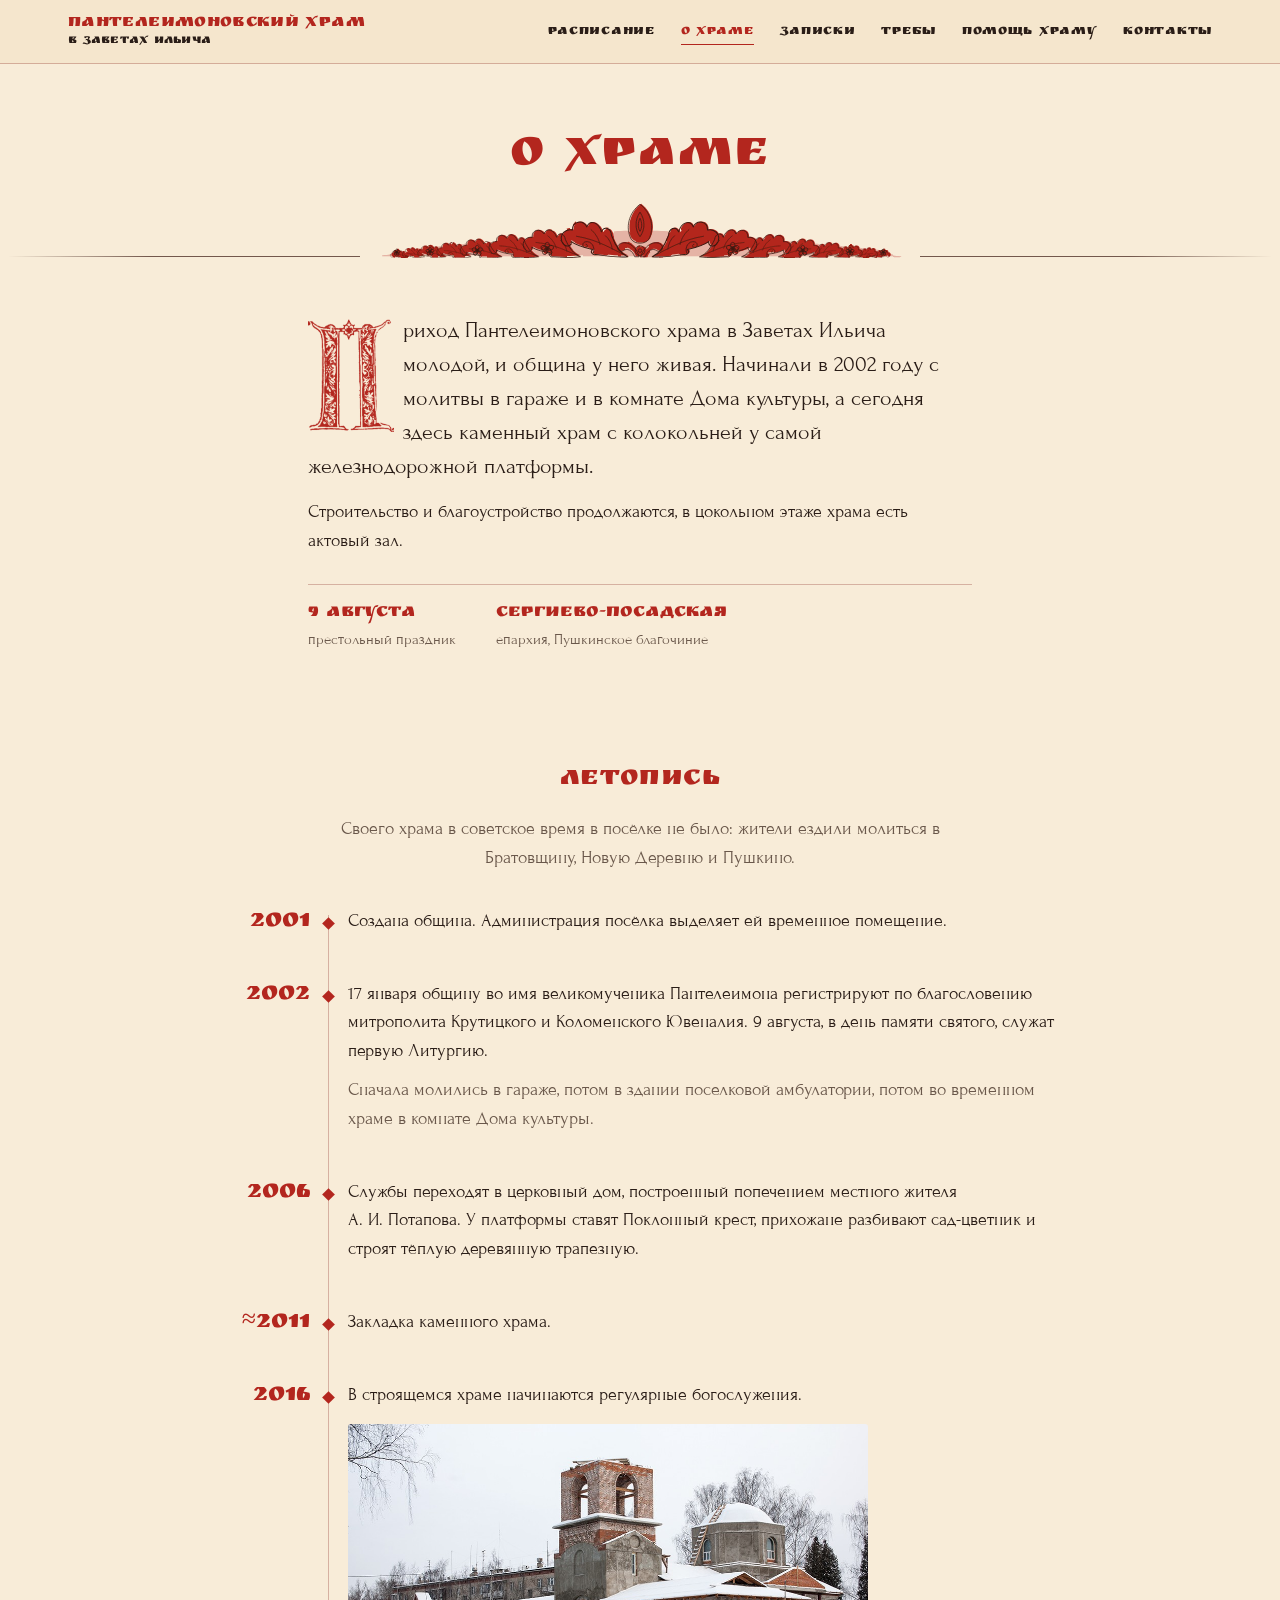
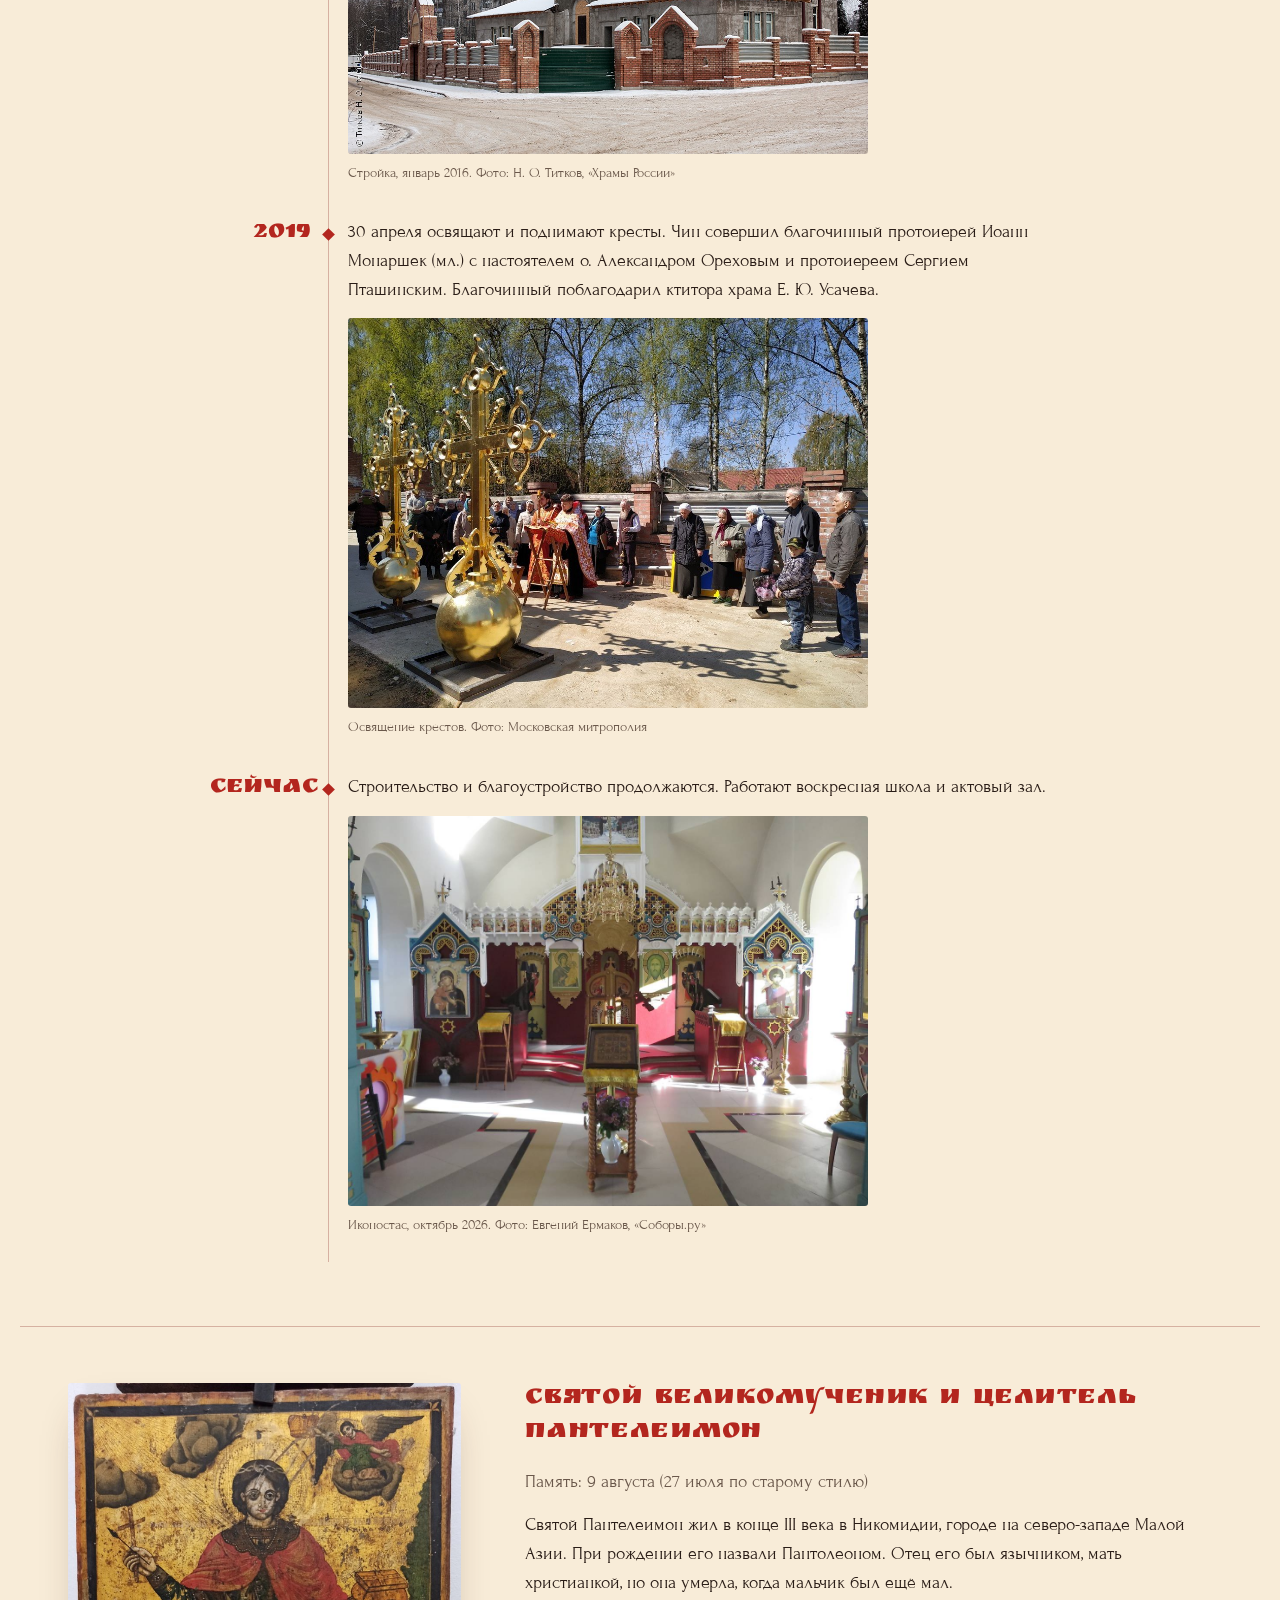
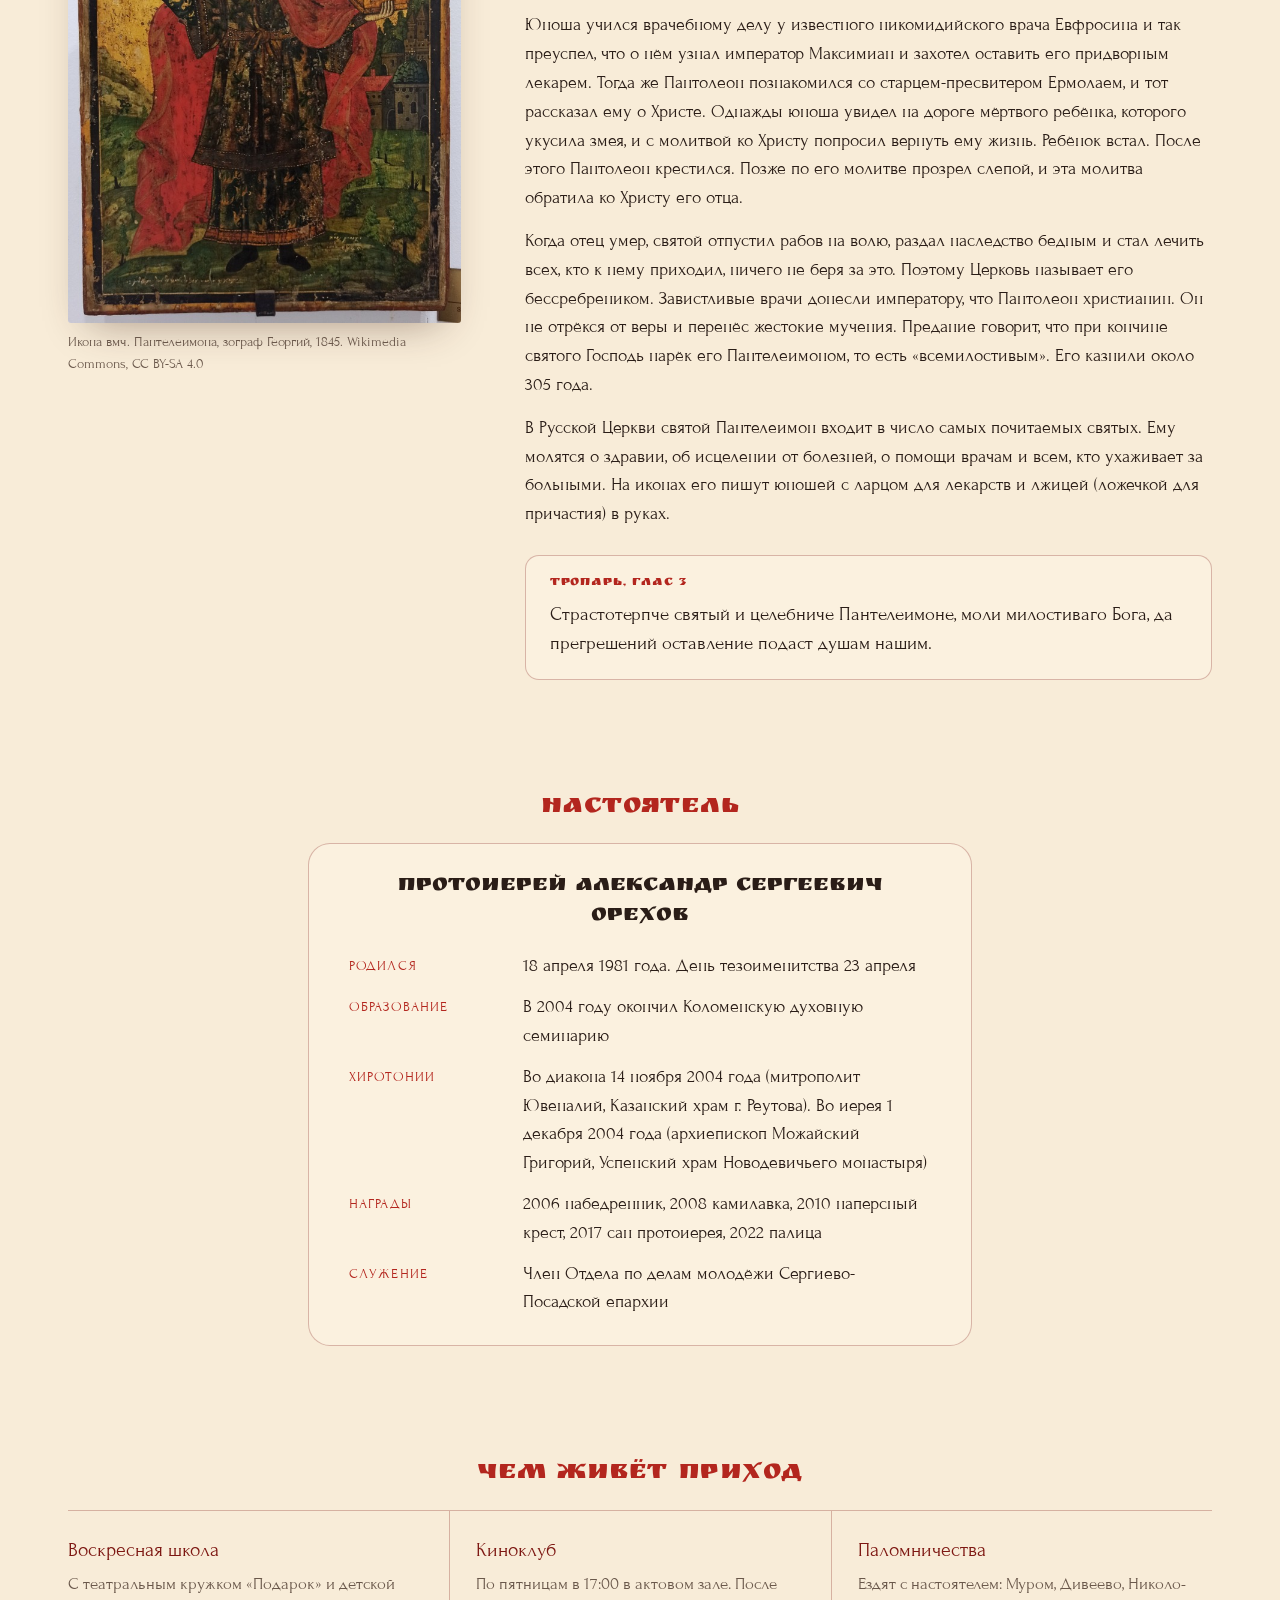
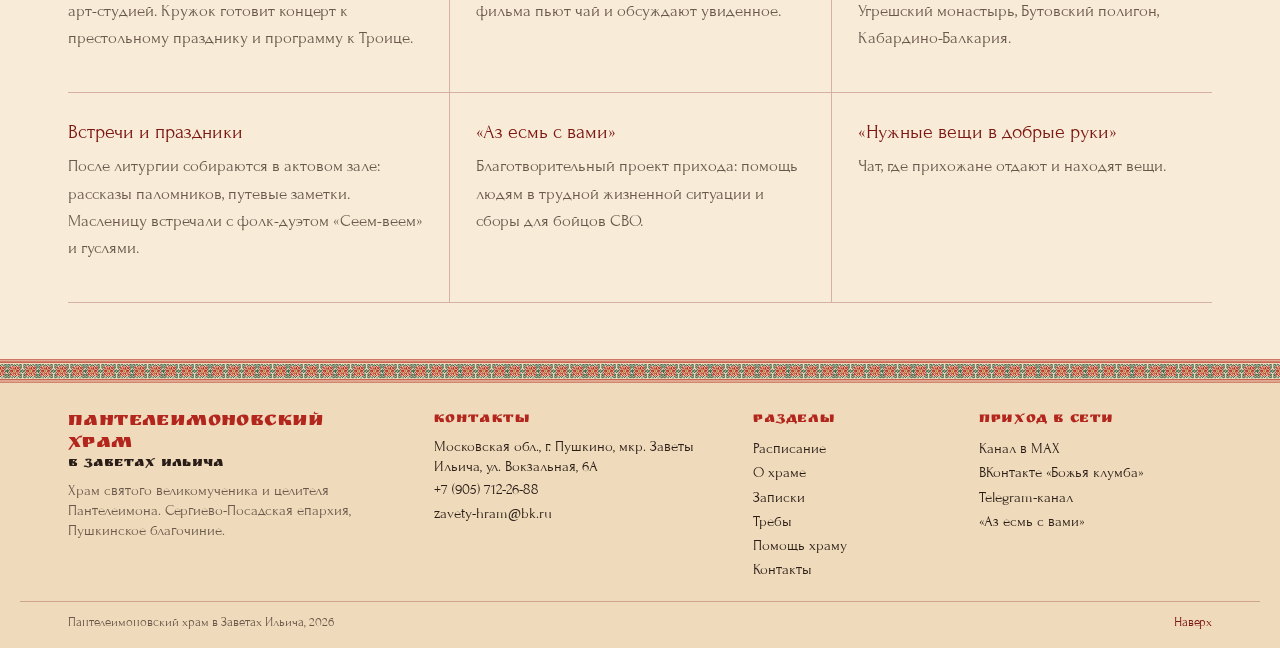
<file: o-hrame.html>
<!DOCTYPE html>
<html lang="ru"><head><meta charset="utf-8"><meta name="viewport" content="width=device-width,initial-scale=1,viewport-fit=cover">
<title>О храме · Пантелеимоновский храм в Заветах Ильича</title>
<meta name="description" content="О храме. Пантелеимоновский храм в Заветах Ильича, г. Пушкино.">
<meta name="theme-color" content="#f5e6cd"><link rel="icon" href="favicon.svg" type="image/svg+xml">
<script>document.documentElement.classList.add('js')</script>
<link rel="preconnect" href="https://fonts.googleapis.com"><link rel="preconnect" href="https://fonts.gstatic.com" crossorigin>
<link href="https://fonts.googleapis.com/css2?family=Ruslan+Display&family=Forum&display=swap" rel="stylesheet">
<link rel="stylesheet" href="site.css?v=11">
<style>
.ctr{text-align:center}
.mute{color:var(--mute)}
.narrow-p{max-width:34em;margin:0 auto 34px}
.intro .big{font-size:clamp(19px,2vw,22px);line-height:1.55}
.cap{float:left;width:3.9em;aspect-ratio:522/685;margin:.25em .4em 0 0;background:var(--red);
  -webkit-mask:url(bukvitsa-P.png) center/contain no-repeat;mask:url(bukvitsa-P.png) center/contain no-repeat}
.quick{list-style:none;margin:28px 0 0;padding:18px 0 0;border-top:1px solid var(--line);display:flex;flex-wrap:wrap;gap:12px 40px;clear:both}
.quick li{font-size:15px;color:var(--mute)}
.quick b{display:block;font:400 19px/1.2 var(--title),serif;color:var(--red);margin-bottom:2px}

/* Timeline */
.tl{list-style:none;margin:0 auto;padding:0;max-width:860px;position:relative}
.tl::before{content:'';position:absolute;left:118px;top:8px;bottom:8px;width:1px;background:var(--line)}
.tl>li{display:grid;grid-template-columns:100px 1fr;gap:0 38px;padding:0 0 34px;position:relative}
.tl>li::before{content:'';position:absolute;left:114px;top:12px;width:9px;height:9px;background:var(--red);transform:rotate(45deg)}
.y{font:400 26px/1.2 var(--title),serif;color:var(--red);text-align:right}
.tl p{margin:0 0 10px}
.tl figure{margin:14px 0 0;max-width:520px}
.tl img{border-radius:3px;height:auto;max-height:420px;width:auto}
figcaption{font-size:14px;color:var(--mute);margin-top:8px}
@media (max-width:600px){
  .tl::before{left:6px}
  .tl>li{grid-template-columns:1fr;padding-left:30px}
  .tl>li::before{left:2px}
  .y{text-align:left;font-size:22px;margin-bottom:6px}
}

/* Saint */
.saint{display:grid;grid-template-columns:minmax(0,4fr) minmax(0,7fr);gap:clamp(28px,5vw,64px);align-items:start;border-top:1px solid var(--line)}
.icon{margin:0;position:sticky;top:calc(var(--hdr) + 24px)}
.icon img{width:100%;height:auto;border-radius:3px;box-shadow:0 18px 40px -20px rgba(60,30,20,.45)}
.troparion{margin:26px 0 0;padding:20px 24px;background:var(--card);border-radius:14px;border:1px solid var(--line);font-size:19px;line-height:1.55}
.troparion b{display:block;font:400 14px/1 var(--title),serif;color:var(--red);letter-spacing:.06em;margin-bottom:10px}
@media (max-width:860px){.saint{grid-template-columns:1fr}.icon{position:static;max-width:360px;margin:0 auto}}

/* Priest */
.priest{background:var(--card);border:1px solid var(--line);border-radius:22px;padding:28px clamp(20px,4vw,40px)}
.pn{font:400 clamp(19px,2.2vw,24px)/1.25 var(--title),serif;color:var(--ink);text-align:center;margin:0 0 20px}
.priest dl{display:grid;grid-template-columns:150px 1fr;gap:12px 24px;margin:0}
.priest dt{color:var(--red);font-size:14px;letter-spacing:.08em;text-transform:uppercase;padding-top:3px}
.priest dd{margin:0}
@media (max-width:600px){.priest dl{grid-template-columns:1fr;gap:2px}.priest dd{margin-bottom:12px}}

/* Parish life */
.life{display:grid;grid-template-columns:repeat(3,minmax(0,1fr));gap:0;border-top:1px solid var(--line)}
.life>div{padding:6px 26px 26px 0;border-bottom:1px solid var(--line)}
.life>div:not(:nth-child(3n+1)){padding-left:26px;border-left:1px solid var(--line)}
.life h3{margin-top:20px}
.life p{font-size:17px;color:var(--mute)}
@media (max-width:860px){.life{grid-template-columns:1fr 1fr}.life>div:not(:nth-child(3n+1)){padding-left:0;border-left:0}.life>div:nth-child(2n){padding-left:22px;border-left:1px solid var(--line)}}
@media (max-width:600px){.life{grid-template-columns:1fr}.life>div:nth-child(2n){padding-left:0;border-left:0}}
</style>
</head><body id="top">
<a class="skip" href="#main">К содержимому</a>
<header class="hdr"><div class="hdr-in">
  <a class="brand" href="index.html"><b>Пантелеимоновский храм</b><small>в Заветах Ильича</small></a>
  <nav class="nav" id="menu" aria-label="Основное меню"><a href="raspisanie.html">Расписание</a><a href="o-hrame.html" aria-current=page>О храме</a><a href="zapiski.html">Записки</a><a href="treby.html">Требы</a><a href="index.html#help">Помощь храму</a><a href="kontakty.html">Контакты</a>
    <p class="nav-foot"><a href="tel:+79057122688">+7 (905) 712-26-88</a><br>ул. Вокзальная, 6А · у платформы «Заветы Ильича»</p>
  </nav>
  <button class="burger" type="button" aria-label="Меню" aria-controls="menu" aria-expanded="false"><span></span></button>
</div></header>
<main id="main">
<section class="phead"><h1>О храме</h1></section>
<div class="orn" aria-hidden="true"><span class="ln l"></span><svg class="mid" viewBox="0 -2 640 67" aria-hidden="true"><defs><filter id="o-pen" x="-5%" y="-20%" width="110%" height="140%"><feTurbulence type="fractalNoise" baseFrequency=".09" numOctaves="2" seed="7"/><feDisplacementMap in="SourceGraphic" scale="1.4"/></filter><filter id="o-wash" x="-5%" y="-20%" width="110%" height="140%"><feTurbulence type="fractalNoise" baseFrequency=".035" numOctaves="3" seed="2"/><feDisplacementMap in="SourceGraphic" scale="3.2"/><feGaussianBlur stdDeviation=".35"/></filter></defs><g class="o-wash" filter="url(#o-wash)" transform="translate(1.3 -.7)"><path class="o-g" d="M320.0,24 C327.0,24.0 327.0,35.0 334.0,35.0 C361.0,35.0 361.0,39.4 388.0,39.4 C412.0,39.4 412.0,42.9 436.0,42.9 C457.0,42.9 457.0,46.4 478.0,46.4 C495.5,46.4 495.5,49.5 513.0,49.5 C527.5,49.5 527.5,52.1 542.0,52.1 C554.0,52.1 554.0,54.5 566.0,54.5 C575.5,54.5 575.5,56.5 585.0,56.5 C600.5,56.5 600.5,63.0 616.0,63.0 L616.0,64 L24.0,64 L24.0,63 C39.5,63.0 39.5,56.5 55.0,56.5 C64.5,56.5 64.5,54.5 74.0,54.5 C86.0,54.5 86.0,52.1 98.0,52.1 C112.5,52.1 112.5,49.5 127.0,49.5 C144.5,49.5 144.5,46.4 162.0,46.4 C183.0,46.4 183.0,42.9 204.0,42.9 C228.0,42.9 228.0,39.4 252.0,39.4 C279.0,39.4 279.0,35.0 306.0,35.0 C313.0,35.0 313.0,24.0 320.0,24.0 Z"/><g><g transform="translate(334.0 64) rotate(-6) scale(1.32)"><path class="o-f" d="M0,0 C7,-2 12,-9 16,-17 C17,-23 23,-25 25,-19 C28,-27 36,-29 38,-22 C42,-28 51,-26 50,-18 C56,-19 61,-13 58,-7 C55,-2 49,-3 50,-8 C45,-5 38,-4 31,-3 C33,-1 31,2 28,1 C20,1 10,2 0,0 Z"/><path class="o-v" d="M2,-1 C14,-5 27,-12 46,-13 M25,-8 C27,-14 31,-18 34,-20 M14,-5 C15,-10 18,-14 21,-16"/><path class="o-c" d="M0,0 C-2,-8 4,-15 11,-13 C16,-11 14,-5 10,-6 C7,-7 8,-10 10,-10" transform="translate(30 0) scale(.7)"/></g><g transform="translate(388.0 64) rotate(-2) scale(1.12)"><path class="o-f" d="M0,0 C7,-2 12,-9 16,-17 C17,-23 23,-25 25,-19 C28,-27 36,-29 38,-22 C42,-28 51,-26 50,-18 C56,-19 61,-13 58,-7 C55,-2 49,-3 50,-8 C45,-5 38,-4 31,-3 C33,-1 31,2 28,1 C20,1 10,2 0,0 Z"/><path class="o-v" d="M2,-1 C14,-5 27,-12 46,-13 M25,-8 C27,-14 31,-18 34,-20 M14,-5 C15,-10 18,-14 21,-16"/><path class="o-c" d="M0,0 C-2,-8 4,-15 11,-13 C16,-11 14,-5 10,-6 C7,-7 8,-10 10,-10" transform="translate(30 0) scale(.7)"/></g><g transform="translate(436.0 64) rotate(0) scale(0.96)"><path class="o-f" d="M0,0 C7,-2 12,-9 16,-17 C17,-23 23,-25 25,-19 C28,-27 36,-29 38,-22 C42,-28 51,-26 50,-18 C56,-19 61,-13 58,-7 C55,-2 49,-3 50,-8 C45,-5 38,-4 31,-3 C33,-1 31,2 28,1 C20,1 10,2 0,0 Z"/><path class="o-v" d="M2,-1 C14,-5 27,-12 46,-13 M25,-8 C27,-14 31,-18 34,-20 M14,-5 C15,-10 18,-14 21,-16"/><path class="o-c" d="M0,0 C-2,-8 4,-15 11,-13 C16,-11 14,-5 10,-6 C7,-7 8,-10 10,-10" transform="translate(30 0) scale(.7)"/></g><g transform="translate(478.0 64) rotate(2) scale(0.8)"><path class="o-f" d="M0,0 C7,-2 12,-9 16,-17 C17,-23 23,-25 25,-19 C28,-27 36,-29 38,-22 C42,-28 51,-26 50,-18 C56,-19 61,-13 58,-7 C55,-2 49,-3 50,-8 C45,-5 38,-4 31,-3 C33,-1 31,2 28,1 C20,1 10,2 0,0 Z"/><path class="o-v" d="M2,-1 C14,-5 27,-12 46,-13 M25,-8 C27,-14 31,-18 34,-20 M14,-5 C15,-10 18,-14 21,-16"/><path class="o-c" d="M0,0 C-2,-8 4,-15 11,-13 C16,-11 14,-5 10,-6 C7,-7 8,-10 10,-10" transform="translate(30 0) scale(.7)"/></g><g transform="translate(513.0 64) rotate(3) scale(0.66)"><path class="o-f" d="M0,0 C7,-2 12,-9 16,-17 C17,-23 23,-25 25,-19 C28,-27 36,-29 38,-22 C42,-28 51,-26 50,-18 C56,-19 61,-13 58,-7 C55,-2 49,-3 50,-8 C45,-5 38,-4 31,-3 C33,-1 31,2 28,1 C20,1 10,2 0,0 Z"/><path class="o-v" d="M2,-1 C14,-5 27,-12 46,-13 M25,-8 C27,-14 31,-18 34,-20 M14,-5 C15,-10 18,-14 21,-16"/><path class="o-c" d="M0,0 C-2,-8 4,-15 11,-13 C16,-11 14,-5 10,-6 C7,-7 8,-10 10,-10" transform="translate(30 0) scale(.7)"/></g><g transform="translate(542.0 64) rotate(4) scale(0.54)"><path class="o-f" d="M0,0 C7,-2 12,-9 16,-17 C17,-23 23,-25 25,-19 C28,-27 36,-29 38,-22 C42,-28 51,-26 50,-18 C56,-19 61,-13 58,-7 C55,-2 49,-3 50,-8 C45,-5 38,-4 31,-3 C33,-1 31,2 28,1 C20,1 10,2 0,0 Z"/><path class="o-v" d="M2,-1 C14,-5 27,-12 46,-13 M25,-8 C27,-14 31,-18 34,-20 M14,-5 C15,-10 18,-14 21,-16"/><path class="o-c" d="M0,0 C-2,-8 4,-15 11,-13 C16,-11 14,-5 10,-6 C7,-7 8,-10 10,-10" transform="translate(30 0) scale(.7)"/></g><g transform="translate(566.0 64) rotate(5) scale(0.43)"><path class="o-f" d="M0,0 C7,-2 12,-9 16,-17 C17,-23 23,-25 25,-19 C28,-27 36,-29 38,-22 C42,-28 51,-26 50,-18 C56,-19 61,-13 58,-7 C55,-2 49,-3 50,-8 C45,-5 38,-4 31,-3 C33,-1 31,2 28,1 C20,1 10,2 0,0 Z"/><path class="o-v" d="M2,-1 C14,-5 27,-12 46,-13 M25,-8 C27,-14 31,-18 34,-20 M14,-5 C15,-10 18,-14 21,-16"/><path class="o-c" d="M0,0 C-2,-8 4,-15 11,-13 C16,-11 14,-5 10,-6 C7,-7 8,-10 10,-10" transform="translate(30 0) scale(.7)"/></g><g transform="translate(585.0 64) rotate(6) scale(0.34)"><path class="o-f" d="M0,0 C7,-2 12,-9 16,-17 C17,-23 23,-25 25,-19 C28,-27 36,-29 38,-22 C42,-28 51,-26 50,-18 C56,-19 61,-13 58,-7 C55,-2 49,-3 50,-8 C45,-5 38,-4 31,-3 C33,-1 31,2 28,1 C20,1 10,2 0,0 Z"/><path class="o-v" d="M2,-1 C14,-5 27,-12 46,-13 M25,-8 C27,-14 31,-18 34,-20 M14,-5 C15,-10 18,-14 21,-16"/><path class="o-c" d="M0,0 C-2,-8 4,-15 11,-13 C16,-11 14,-5 10,-6 C7,-7 8,-10 10,-10" transform="translate(30 0) scale(.7)"/></g><g class="o-f"><ellipse cx="426.0" cy="51.2" rx="2.6" ry="3.7" transform="rotate(0 426.0 55)"/><ellipse cx="426.0" cy="51.2" rx="2.6" ry="3.7" transform="rotate(72 426.0 55)"/><ellipse cx="426.0" cy="51.2" rx="2.6" ry="3.7" transform="rotate(144 426.0 55)"/><ellipse cx="426.0" cy="51.2" rx="2.6" ry="3.7" transform="rotate(216 426.0 55)"/><ellipse cx="426.0" cy="51.2" rx="2.6" ry="3.7" transform="rotate(288 426.0 55)"/></g><circle class="o-v2" cx="426.0" cy="55" r="1.9"/><g class="o-f"><ellipse cx="506.0" cy="53.9" rx="2.1" ry="3.0" transform="rotate(0 506.0 57)"/><ellipse cx="506.0" cy="53.9" rx="2.1" ry="3.0" transform="rotate(72 506.0 57)"/><ellipse cx="506.0" cy="53.9" rx="2.1" ry="3.0" transform="rotate(144 506.0 57)"/><ellipse cx="506.0" cy="53.9" rx="2.1" ry="3.0" transform="rotate(216 506.0 57)"/><ellipse cx="506.0" cy="53.9" rx="2.1" ry="3.0" transform="rotate(288 506.0 57)"/></g><circle class="o-v2" cx="506.0" cy="57" r="1.5"/><g class="o-f"><ellipse cx="560.0" cy="55.6" rx="1.6" ry="2.3" transform="rotate(0 560.0 58)"/><ellipse cx="560.0" cy="55.6" rx="1.6" ry="2.3" transform="rotate(72 560.0 58)"/><ellipse cx="560.0" cy="55.6" rx="1.6" ry="2.3" transform="rotate(144 560.0 58)"/><ellipse cx="560.0" cy="55.6" rx="1.6" ry="2.3" transform="rotate(216 560.0 58)"/><ellipse cx="560.0" cy="55.6" rx="1.6" ry="2.3" transform="rotate(288 560.0 58)"/></g><circle class="o-v2" cx="560.0" cy="58" r="1.1"/><g class="o-f"><ellipse cx="598.0" cy="57.1" rx="1.3" ry="1.8" transform="rotate(0 598.0 59)"/><ellipse cx="598.0" cy="57.1" rx="1.3" ry="1.8" transform="rotate(72 598.0 59)"/><ellipse cx="598.0" cy="57.1" rx="1.3" ry="1.8" transform="rotate(144 598.0 59)"/><ellipse cx="598.0" cy="57.1" rx="1.3" ry="1.8" transform="rotate(216 598.0 59)"/><ellipse cx="598.0" cy="57.1" rx="1.3" ry="1.8" transform="rotate(288 598.0 59)"/></g><circle class="o-v2" cx="598.0" cy="59" r="0.9"/></g><g transform="translate(640 0) scale(-1 1)"><g transform="translate(334.0 64) rotate(-6) scale(1.32)"><path class="o-f" d="M0,0 C7,-2 12,-9 16,-17 C17,-23 23,-25 25,-19 C28,-27 36,-29 38,-22 C42,-28 51,-26 50,-18 C56,-19 61,-13 58,-7 C55,-2 49,-3 50,-8 C45,-5 38,-4 31,-3 C33,-1 31,2 28,1 C20,1 10,2 0,0 Z"/><path class="o-v" d="M2,-1 C14,-5 27,-12 46,-13 M25,-8 C27,-14 31,-18 34,-20 M14,-5 C15,-10 18,-14 21,-16"/><path class="o-c" d="M0,0 C-2,-8 4,-15 11,-13 C16,-11 14,-5 10,-6 C7,-7 8,-10 10,-10" transform="translate(30 0) scale(.7)"/></g><g transform="translate(388.0 64) rotate(-2) scale(1.12)"><path class="o-f" d="M0,0 C7,-2 12,-9 16,-17 C17,-23 23,-25 25,-19 C28,-27 36,-29 38,-22 C42,-28 51,-26 50,-18 C56,-19 61,-13 58,-7 C55,-2 49,-3 50,-8 C45,-5 38,-4 31,-3 C33,-1 31,2 28,1 C20,1 10,2 0,0 Z"/><path class="o-v" d="M2,-1 C14,-5 27,-12 46,-13 M25,-8 C27,-14 31,-18 34,-20 M14,-5 C15,-10 18,-14 21,-16"/><path class="o-c" d="M0,0 C-2,-8 4,-15 11,-13 C16,-11 14,-5 10,-6 C7,-7 8,-10 10,-10" transform="translate(30 0) scale(.7)"/></g><g transform="translate(436.0 64) rotate(0) scale(0.96)"><path class="o-f" d="M0,0 C7,-2 12,-9 16,-17 C17,-23 23,-25 25,-19 C28,-27 36,-29 38,-22 C42,-28 51,-26 50,-18 C56,-19 61,-13 58,-7 C55,-2 49,-3 50,-8 C45,-5 38,-4 31,-3 C33,-1 31,2 28,1 C20,1 10,2 0,0 Z"/><path class="o-v" d="M2,-1 C14,-5 27,-12 46,-13 M25,-8 C27,-14 31,-18 34,-20 M14,-5 C15,-10 18,-14 21,-16"/><path class="o-c" d="M0,0 C-2,-8 4,-15 11,-13 C16,-11 14,-5 10,-6 C7,-7 8,-10 10,-10" transform="translate(30 0) scale(.7)"/></g><g transform="translate(478.0 64) rotate(2) scale(0.8)"><path class="o-f" d="M0,0 C7,-2 12,-9 16,-17 C17,-23 23,-25 25,-19 C28,-27 36,-29 38,-22 C42,-28 51,-26 50,-18 C56,-19 61,-13 58,-7 C55,-2 49,-3 50,-8 C45,-5 38,-4 31,-3 C33,-1 31,2 28,1 C20,1 10,2 0,0 Z"/><path class="o-v" d="M2,-1 C14,-5 27,-12 46,-13 M25,-8 C27,-14 31,-18 34,-20 M14,-5 C15,-10 18,-14 21,-16"/><path class="o-c" d="M0,0 C-2,-8 4,-15 11,-13 C16,-11 14,-5 10,-6 C7,-7 8,-10 10,-10" transform="translate(30 0) scale(.7)"/></g><g transform="translate(513.0 64) rotate(3) scale(0.66)"><path class="o-f" d="M0,0 C7,-2 12,-9 16,-17 C17,-23 23,-25 25,-19 C28,-27 36,-29 38,-22 C42,-28 51,-26 50,-18 C56,-19 61,-13 58,-7 C55,-2 49,-3 50,-8 C45,-5 38,-4 31,-3 C33,-1 31,2 28,1 C20,1 10,2 0,0 Z"/><path class="o-v" d="M2,-1 C14,-5 27,-12 46,-13 M25,-8 C27,-14 31,-18 34,-20 M14,-5 C15,-10 18,-14 21,-16"/><path class="o-c" d="M0,0 C-2,-8 4,-15 11,-13 C16,-11 14,-5 10,-6 C7,-7 8,-10 10,-10" transform="translate(30 0) scale(.7)"/></g><g transform="translate(542.0 64) rotate(4) scale(0.54)"><path class="o-f" d="M0,0 C7,-2 12,-9 16,-17 C17,-23 23,-25 25,-19 C28,-27 36,-29 38,-22 C42,-28 51,-26 50,-18 C56,-19 61,-13 58,-7 C55,-2 49,-3 50,-8 C45,-5 38,-4 31,-3 C33,-1 31,2 28,1 C20,1 10,2 0,0 Z"/><path class="o-v" d="M2,-1 C14,-5 27,-12 46,-13 M25,-8 C27,-14 31,-18 34,-20 M14,-5 C15,-10 18,-14 21,-16"/><path class="o-c" d="M0,0 C-2,-8 4,-15 11,-13 C16,-11 14,-5 10,-6 C7,-7 8,-10 10,-10" transform="translate(30 0) scale(.7)"/></g><g transform="translate(566.0 64) rotate(5) scale(0.43)"><path class="o-f" d="M0,0 C7,-2 12,-9 16,-17 C17,-23 23,-25 25,-19 C28,-27 36,-29 38,-22 C42,-28 51,-26 50,-18 C56,-19 61,-13 58,-7 C55,-2 49,-3 50,-8 C45,-5 38,-4 31,-3 C33,-1 31,2 28,1 C20,1 10,2 0,0 Z"/><path class="o-v" d="M2,-1 C14,-5 27,-12 46,-13 M25,-8 C27,-14 31,-18 34,-20 M14,-5 C15,-10 18,-14 21,-16"/><path class="o-c" d="M0,0 C-2,-8 4,-15 11,-13 C16,-11 14,-5 10,-6 C7,-7 8,-10 10,-10" transform="translate(30 0) scale(.7)"/></g><g transform="translate(585.0 64) rotate(6) scale(0.34)"><path class="o-f" d="M0,0 C7,-2 12,-9 16,-17 C17,-23 23,-25 25,-19 C28,-27 36,-29 38,-22 C42,-28 51,-26 50,-18 C56,-19 61,-13 58,-7 C55,-2 49,-3 50,-8 C45,-5 38,-4 31,-3 C33,-1 31,2 28,1 C20,1 10,2 0,0 Z"/><path class="o-v" d="M2,-1 C14,-5 27,-12 46,-13 M25,-8 C27,-14 31,-18 34,-20 M14,-5 C15,-10 18,-14 21,-16"/><path class="o-c" d="M0,0 C-2,-8 4,-15 11,-13 C16,-11 14,-5 10,-6 C7,-7 8,-10 10,-10" transform="translate(30 0) scale(.7)"/></g><g class="o-f"><ellipse cx="426.0" cy="51.2" rx="2.6" ry="3.7" transform="rotate(0 426.0 55)"/><ellipse cx="426.0" cy="51.2" rx="2.6" ry="3.7" transform="rotate(72 426.0 55)"/><ellipse cx="426.0" cy="51.2" rx="2.6" ry="3.7" transform="rotate(144 426.0 55)"/><ellipse cx="426.0" cy="51.2" rx="2.6" ry="3.7" transform="rotate(216 426.0 55)"/><ellipse cx="426.0" cy="51.2" rx="2.6" ry="3.7" transform="rotate(288 426.0 55)"/></g><circle class="o-v2" cx="426.0" cy="55" r="1.9"/><g class="o-f"><ellipse cx="506.0" cy="53.9" rx="2.1" ry="3.0" transform="rotate(0 506.0 57)"/><ellipse cx="506.0" cy="53.9" rx="2.1" ry="3.0" transform="rotate(72 506.0 57)"/><ellipse cx="506.0" cy="53.9" rx="2.1" ry="3.0" transform="rotate(144 506.0 57)"/><ellipse cx="506.0" cy="53.9" rx="2.1" ry="3.0" transform="rotate(216 506.0 57)"/><ellipse cx="506.0" cy="53.9" rx="2.1" ry="3.0" transform="rotate(288 506.0 57)"/></g><circle class="o-v2" cx="506.0" cy="57" r="1.5"/><g class="o-f"><ellipse cx="560.0" cy="55.6" rx="1.6" ry="2.3" transform="rotate(0 560.0 58)"/><ellipse cx="560.0" cy="55.6" rx="1.6" ry="2.3" transform="rotate(72 560.0 58)"/><ellipse cx="560.0" cy="55.6" rx="1.6" ry="2.3" transform="rotate(144 560.0 58)"/><ellipse cx="560.0" cy="55.6" rx="1.6" ry="2.3" transform="rotate(216 560.0 58)"/><ellipse cx="560.0" cy="55.6" rx="1.6" ry="2.3" transform="rotate(288 560.0 58)"/></g><circle class="o-v2" cx="560.0" cy="58" r="1.1"/><g class="o-f"><ellipse cx="598.0" cy="57.1" rx="1.3" ry="1.8" transform="rotate(0 598.0 59)"/><ellipse cx="598.0" cy="57.1" rx="1.3" ry="1.8" transform="rotate(72 598.0 59)"/><ellipse cx="598.0" cy="57.1" rx="1.3" ry="1.8" transform="rotate(144 598.0 59)"/><ellipse cx="598.0" cy="57.1" rx="1.3" ry="1.8" transform="rotate(216 598.0 59)"/><ellipse cx="598.0" cy="57.1" rx="1.3" ry="1.8" transform="rotate(288 598.0 59)"/></g><circle class="o-v2" cx="598.0" cy="59" r="0.9"/></g><g><path class="o-f" d="M320.0,4 C333.0,14 337.0,31 330.0,44 C326.0,50 314.0,50 310.0,44 C303.0,31 307.0,14 320.0,4 Z"/><path class="o-v2" d="M320.0,13 C326.0,22 326.0,33 320.0,41 C314.0,33 314.0,22 320.0,13 Z"/><path class="o-f" d="M320.0,20 C322.6,25 322.6,31 320.0,35 C317.4,31 317.4,25 320.0,20 Z"/><path class="o-f" d="M319.0,64 C316.0,52 304.0,44 296.0,50 C292.0,54 296.0,60 301.0,57 C305.0,54 311.0,56 314.0,64 Z"/><path class="o-f" d="M321.0,64 C324.0,52 336.0,44 344.0,50 C348.0,54 344.0,60 339.0,57 C335.0,54 329.0,56 326.0,64 Z"/><circle class="o-f" cx="320.0" cy="57" r="5.5"/><circle class="o-v2" cx="320.0" cy="57" r="2"/></g></g><g class="o-ink" filter="url(#o-pen)"><path class="o-g" d="M320.0,24 C327.0,24.0 327.0,35.0 334.0,35.0 C361.0,35.0 361.0,39.4 388.0,39.4 C412.0,39.4 412.0,42.9 436.0,42.9 C457.0,42.9 457.0,46.4 478.0,46.4 C495.5,46.4 495.5,49.5 513.0,49.5 C527.5,49.5 527.5,52.1 542.0,52.1 C554.0,52.1 554.0,54.5 566.0,54.5 C575.5,54.5 575.5,56.5 585.0,56.5 C600.5,56.5 600.5,63.0 616.0,63.0 L616.0,64 L24.0,64 L24.0,63 C39.5,63.0 39.5,56.5 55.0,56.5 C64.5,56.5 64.5,54.5 74.0,54.5 C86.0,54.5 86.0,52.1 98.0,52.1 C112.5,52.1 112.5,49.5 127.0,49.5 C144.5,49.5 144.5,46.4 162.0,46.4 C183.0,46.4 183.0,42.9 204.0,42.9 C228.0,42.9 228.0,39.4 252.0,39.4 C279.0,39.4 279.0,35.0 306.0,35.0 C313.0,35.0 313.0,24.0 320.0,24.0 Z"/><g><g transform="translate(334.0 64) rotate(-6) scale(1.32)"><path class="o-f" d="M0,0 C7,-2 12,-9 16,-17 C17,-23 23,-25 25,-19 C28,-27 36,-29 38,-22 C42,-28 51,-26 50,-18 C56,-19 61,-13 58,-7 C55,-2 49,-3 50,-8 C45,-5 38,-4 31,-3 C33,-1 31,2 28,1 C20,1 10,2 0,0 Z"/><path class="o-v" d="M2,-1 C14,-5 27,-12 46,-13 M25,-8 C27,-14 31,-18 34,-20 M14,-5 C15,-10 18,-14 21,-16"/><path class="o-c" d="M0,0 C-2,-8 4,-15 11,-13 C16,-11 14,-5 10,-6 C7,-7 8,-10 10,-10" transform="translate(30 0) scale(.7)"/></g><g transform="translate(388.0 64) rotate(-2) scale(1.12)"><path class="o-f" d="M0,0 C7,-2 12,-9 16,-17 C17,-23 23,-25 25,-19 C28,-27 36,-29 38,-22 C42,-28 51,-26 50,-18 C56,-19 61,-13 58,-7 C55,-2 49,-3 50,-8 C45,-5 38,-4 31,-3 C33,-1 31,2 28,1 C20,1 10,2 0,0 Z"/><path class="o-v" d="M2,-1 C14,-5 27,-12 46,-13 M25,-8 C27,-14 31,-18 34,-20 M14,-5 C15,-10 18,-14 21,-16"/><path class="o-c" d="M0,0 C-2,-8 4,-15 11,-13 C16,-11 14,-5 10,-6 C7,-7 8,-10 10,-10" transform="translate(30 0) scale(.7)"/></g><g transform="translate(436.0 64) rotate(0) scale(0.96)"><path class="o-f" d="M0,0 C7,-2 12,-9 16,-17 C17,-23 23,-25 25,-19 C28,-27 36,-29 38,-22 C42,-28 51,-26 50,-18 C56,-19 61,-13 58,-7 C55,-2 49,-3 50,-8 C45,-5 38,-4 31,-3 C33,-1 31,2 28,1 C20,1 10,2 0,0 Z"/><path class="o-v" d="M2,-1 C14,-5 27,-12 46,-13 M25,-8 C27,-14 31,-18 34,-20 M14,-5 C15,-10 18,-14 21,-16"/><path class="o-c" d="M0,0 C-2,-8 4,-15 11,-13 C16,-11 14,-5 10,-6 C7,-7 8,-10 10,-10" transform="translate(30 0) scale(.7)"/></g><g transform="translate(478.0 64) rotate(2) scale(0.8)"><path class="o-f" d="M0,0 C7,-2 12,-9 16,-17 C17,-23 23,-25 25,-19 C28,-27 36,-29 38,-22 C42,-28 51,-26 50,-18 C56,-19 61,-13 58,-7 C55,-2 49,-3 50,-8 C45,-5 38,-4 31,-3 C33,-1 31,2 28,1 C20,1 10,2 0,0 Z"/><path class="o-v" d="M2,-1 C14,-5 27,-12 46,-13 M25,-8 C27,-14 31,-18 34,-20 M14,-5 C15,-10 18,-14 21,-16"/><path class="o-c" d="M0,0 C-2,-8 4,-15 11,-13 C16,-11 14,-5 10,-6 C7,-7 8,-10 10,-10" transform="translate(30 0) scale(.7)"/></g><g transform="translate(513.0 64) rotate(3) scale(0.66)"><path class="o-f" d="M0,0 C7,-2 12,-9 16,-17 C17,-23 23,-25 25,-19 C28,-27 36,-29 38,-22 C42,-28 51,-26 50,-18 C56,-19 61,-13 58,-7 C55,-2 49,-3 50,-8 C45,-5 38,-4 31,-3 C33,-1 31,2 28,1 C20,1 10,2 0,0 Z"/><path class="o-v" d="M2,-1 C14,-5 27,-12 46,-13 M25,-8 C27,-14 31,-18 34,-20 M14,-5 C15,-10 18,-14 21,-16"/><path class="o-c" d="M0,0 C-2,-8 4,-15 11,-13 C16,-11 14,-5 10,-6 C7,-7 8,-10 10,-10" transform="translate(30 0) scale(.7)"/></g><g transform="translate(542.0 64) rotate(4) scale(0.54)"><path class="o-f" d="M0,0 C7,-2 12,-9 16,-17 C17,-23 23,-25 25,-19 C28,-27 36,-29 38,-22 C42,-28 51,-26 50,-18 C56,-19 61,-13 58,-7 C55,-2 49,-3 50,-8 C45,-5 38,-4 31,-3 C33,-1 31,2 28,1 C20,1 10,2 0,0 Z"/><path class="o-v" d="M2,-1 C14,-5 27,-12 46,-13 M25,-8 C27,-14 31,-18 34,-20 M14,-5 C15,-10 18,-14 21,-16"/><path class="o-c" d="M0,0 C-2,-8 4,-15 11,-13 C16,-11 14,-5 10,-6 C7,-7 8,-10 10,-10" transform="translate(30 0) scale(.7)"/></g><g transform="translate(566.0 64) rotate(5) scale(0.43)"><path class="o-f" d="M0,0 C7,-2 12,-9 16,-17 C17,-23 23,-25 25,-19 C28,-27 36,-29 38,-22 C42,-28 51,-26 50,-18 C56,-19 61,-13 58,-7 C55,-2 49,-3 50,-8 C45,-5 38,-4 31,-3 C33,-1 31,2 28,1 C20,1 10,2 0,0 Z"/><path class="o-v" d="M2,-1 C14,-5 27,-12 46,-13 M25,-8 C27,-14 31,-18 34,-20 M14,-5 C15,-10 18,-14 21,-16"/><path class="o-c" d="M0,0 C-2,-8 4,-15 11,-13 C16,-11 14,-5 10,-6 C7,-7 8,-10 10,-10" transform="translate(30 0) scale(.7)"/></g><g transform="translate(585.0 64) rotate(6) scale(0.34)"><path class="o-f" d="M0,0 C7,-2 12,-9 16,-17 C17,-23 23,-25 25,-19 C28,-27 36,-29 38,-22 C42,-28 51,-26 50,-18 C56,-19 61,-13 58,-7 C55,-2 49,-3 50,-8 C45,-5 38,-4 31,-3 C33,-1 31,2 28,1 C20,1 10,2 0,0 Z"/><path class="o-v" d="M2,-1 C14,-5 27,-12 46,-13 M25,-8 C27,-14 31,-18 34,-20 M14,-5 C15,-10 18,-14 21,-16"/><path class="o-c" d="M0,0 C-2,-8 4,-15 11,-13 C16,-11 14,-5 10,-6 C7,-7 8,-10 10,-10" transform="translate(30 0) scale(.7)"/></g><g class="o-f"><ellipse cx="426.0" cy="51.2" rx="2.6" ry="3.7" transform="rotate(0 426.0 55)"/><ellipse cx="426.0" cy="51.2" rx="2.6" ry="3.7" transform="rotate(72 426.0 55)"/><ellipse cx="426.0" cy="51.2" rx="2.6" ry="3.7" transform="rotate(144 426.0 55)"/><ellipse cx="426.0" cy="51.2" rx="2.6" ry="3.7" transform="rotate(216 426.0 55)"/><ellipse cx="426.0" cy="51.2" rx="2.6" ry="3.7" transform="rotate(288 426.0 55)"/></g><circle class="o-v2" cx="426.0" cy="55" r="1.9"/><g class="o-f"><ellipse cx="506.0" cy="53.9" rx="2.1" ry="3.0" transform="rotate(0 506.0 57)"/><ellipse cx="506.0" cy="53.9" rx="2.1" ry="3.0" transform="rotate(72 506.0 57)"/><ellipse cx="506.0" cy="53.9" rx="2.1" ry="3.0" transform="rotate(144 506.0 57)"/><ellipse cx="506.0" cy="53.9" rx="2.1" ry="3.0" transform="rotate(216 506.0 57)"/><ellipse cx="506.0" cy="53.9" rx="2.1" ry="3.0" transform="rotate(288 506.0 57)"/></g><circle class="o-v2" cx="506.0" cy="57" r="1.5"/><g class="o-f"><ellipse cx="560.0" cy="55.6" rx="1.6" ry="2.3" transform="rotate(0 560.0 58)"/><ellipse cx="560.0" cy="55.6" rx="1.6" ry="2.3" transform="rotate(72 560.0 58)"/><ellipse cx="560.0" cy="55.6" rx="1.6" ry="2.3" transform="rotate(144 560.0 58)"/><ellipse cx="560.0" cy="55.6" rx="1.6" ry="2.3" transform="rotate(216 560.0 58)"/><ellipse cx="560.0" cy="55.6" rx="1.6" ry="2.3" transform="rotate(288 560.0 58)"/></g><circle class="o-v2" cx="560.0" cy="58" r="1.1"/><g class="o-f"><ellipse cx="598.0" cy="57.1" rx="1.3" ry="1.8" transform="rotate(0 598.0 59)"/><ellipse cx="598.0" cy="57.1" rx="1.3" ry="1.8" transform="rotate(72 598.0 59)"/><ellipse cx="598.0" cy="57.1" rx="1.3" ry="1.8" transform="rotate(144 598.0 59)"/><ellipse cx="598.0" cy="57.1" rx="1.3" ry="1.8" transform="rotate(216 598.0 59)"/><ellipse cx="598.0" cy="57.1" rx="1.3" ry="1.8" transform="rotate(288 598.0 59)"/></g><circle class="o-v2" cx="598.0" cy="59" r="0.9"/></g><g transform="translate(640 0) scale(-1 1)"><g transform="translate(334.0 64) rotate(-6) scale(1.32)"><path class="o-f" d="M0,0 C7,-2 12,-9 16,-17 C17,-23 23,-25 25,-19 C28,-27 36,-29 38,-22 C42,-28 51,-26 50,-18 C56,-19 61,-13 58,-7 C55,-2 49,-3 50,-8 C45,-5 38,-4 31,-3 C33,-1 31,2 28,1 C20,1 10,2 0,0 Z"/><path class="o-v" d="M2,-1 C14,-5 27,-12 46,-13 M25,-8 C27,-14 31,-18 34,-20 M14,-5 C15,-10 18,-14 21,-16"/><path class="o-c" d="M0,0 C-2,-8 4,-15 11,-13 C16,-11 14,-5 10,-6 C7,-7 8,-10 10,-10" transform="translate(30 0) scale(.7)"/></g><g transform="translate(388.0 64) rotate(-2) scale(1.12)"><path class="o-f" d="M0,0 C7,-2 12,-9 16,-17 C17,-23 23,-25 25,-19 C28,-27 36,-29 38,-22 C42,-28 51,-26 50,-18 C56,-19 61,-13 58,-7 C55,-2 49,-3 50,-8 C45,-5 38,-4 31,-3 C33,-1 31,2 28,1 C20,1 10,2 0,0 Z"/><path class="o-v" d="M2,-1 C14,-5 27,-12 46,-13 M25,-8 C27,-14 31,-18 34,-20 M14,-5 C15,-10 18,-14 21,-16"/><path class="o-c" d="M0,0 C-2,-8 4,-15 11,-13 C16,-11 14,-5 10,-6 C7,-7 8,-10 10,-10" transform="translate(30 0) scale(.7)"/></g><g transform="translate(436.0 64) rotate(0) scale(0.96)"><path class="o-f" d="M0,0 C7,-2 12,-9 16,-17 C17,-23 23,-25 25,-19 C28,-27 36,-29 38,-22 C42,-28 51,-26 50,-18 C56,-19 61,-13 58,-7 C55,-2 49,-3 50,-8 C45,-5 38,-4 31,-3 C33,-1 31,2 28,1 C20,1 10,2 0,0 Z"/><path class="o-v" d="M2,-1 C14,-5 27,-12 46,-13 M25,-8 C27,-14 31,-18 34,-20 M14,-5 C15,-10 18,-14 21,-16"/><path class="o-c" d="M0,0 C-2,-8 4,-15 11,-13 C16,-11 14,-5 10,-6 C7,-7 8,-10 10,-10" transform="translate(30 0) scale(.7)"/></g><g transform="translate(478.0 64) rotate(2) scale(0.8)"><path class="o-f" d="M0,0 C7,-2 12,-9 16,-17 C17,-23 23,-25 25,-19 C28,-27 36,-29 38,-22 C42,-28 51,-26 50,-18 C56,-19 61,-13 58,-7 C55,-2 49,-3 50,-8 C45,-5 38,-4 31,-3 C33,-1 31,2 28,1 C20,1 10,2 0,0 Z"/><path class="o-v" d="M2,-1 C14,-5 27,-12 46,-13 M25,-8 C27,-14 31,-18 34,-20 M14,-5 C15,-10 18,-14 21,-16"/><path class="o-c" d="M0,0 C-2,-8 4,-15 11,-13 C16,-11 14,-5 10,-6 C7,-7 8,-10 10,-10" transform="translate(30 0) scale(.7)"/></g><g transform="translate(513.0 64) rotate(3) scale(0.66)"><path class="o-f" d="M0,0 C7,-2 12,-9 16,-17 C17,-23 23,-25 25,-19 C28,-27 36,-29 38,-22 C42,-28 51,-26 50,-18 C56,-19 61,-13 58,-7 C55,-2 49,-3 50,-8 C45,-5 38,-4 31,-3 C33,-1 31,2 28,1 C20,1 10,2 0,0 Z"/><path class="o-v" d="M2,-1 C14,-5 27,-12 46,-13 M25,-8 C27,-14 31,-18 34,-20 M14,-5 C15,-10 18,-14 21,-16"/><path class="o-c" d="M0,0 C-2,-8 4,-15 11,-13 C16,-11 14,-5 10,-6 C7,-7 8,-10 10,-10" transform="translate(30 0) scale(.7)"/></g><g transform="translate(542.0 64) rotate(4) scale(0.54)"><path class="o-f" d="M0,0 C7,-2 12,-9 16,-17 C17,-23 23,-25 25,-19 C28,-27 36,-29 38,-22 C42,-28 51,-26 50,-18 C56,-19 61,-13 58,-7 C55,-2 49,-3 50,-8 C45,-5 38,-4 31,-3 C33,-1 31,2 28,1 C20,1 10,2 0,0 Z"/><path class="o-v" d="M2,-1 C14,-5 27,-12 46,-13 M25,-8 C27,-14 31,-18 34,-20 M14,-5 C15,-10 18,-14 21,-16"/><path class="o-c" d="M0,0 C-2,-8 4,-15 11,-13 C16,-11 14,-5 10,-6 C7,-7 8,-10 10,-10" transform="translate(30 0) scale(.7)"/></g><g transform="translate(566.0 64) rotate(5) scale(0.43)"><path class="o-f" d="M0,0 C7,-2 12,-9 16,-17 C17,-23 23,-25 25,-19 C28,-27 36,-29 38,-22 C42,-28 51,-26 50,-18 C56,-19 61,-13 58,-7 C55,-2 49,-3 50,-8 C45,-5 38,-4 31,-3 C33,-1 31,2 28,1 C20,1 10,2 0,0 Z"/><path class="o-v" d="M2,-1 C14,-5 27,-12 46,-13 M25,-8 C27,-14 31,-18 34,-20 M14,-5 C15,-10 18,-14 21,-16"/><path class="o-c" d="M0,0 C-2,-8 4,-15 11,-13 C16,-11 14,-5 10,-6 C7,-7 8,-10 10,-10" transform="translate(30 0) scale(.7)"/></g><g transform="translate(585.0 64) rotate(6) scale(0.34)"><path class="o-f" d="M0,0 C7,-2 12,-9 16,-17 C17,-23 23,-25 25,-19 C28,-27 36,-29 38,-22 C42,-28 51,-26 50,-18 C56,-19 61,-13 58,-7 C55,-2 49,-3 50,-8 C45,-5 38,-4 31,-3 C33,-1 31,2 28,1 C20,1 10,2 0,0 Z"/><path class="o-v" d="M2,-1 C14,-5 27,-12 46,-13 M25,-8 C27,-14 31,-18 34,-20 M14,-5 C15,-10 18,-14 21,-16"/><path class="o-c" d="M0,0 C-2,-8 4,-15 11,-13 C16,-11 14,-5 10,-6 C7,-7 8,-10 10,-10" transform="translate(30 0) scale(.7)"/></g><g class="o-f"><ellipse cx="426.0" cy="51.2" rx="2.6" ry="3.7" transform="rotate(0 426.0 55)"/><ellipse cx="426.0" cy="51.2" rx="2.6" ry="3.7" transform="rotate(72 426.0 55)"/><ellipse cx="426.0" cy="51.2" rx="2.6" ry="3.7" transform="rotate(144 426.0 55)"/><ellipse cx="426.0" cy="51.2" rx="2.6" ry="3.7" transform="rotate(216 426.0 55)"/><ellipse cx="426.0" cy="51.2" rx="2.6" ry="3.7" transform="rotate(288 426.0 55)"/></g><circle class="o-v2" cx="426.0" cy="55" r="1.9"/><g class="o-f"><ellipse cx="506.0" cy="53.9" rx="2.1" ry="3.0" transform="rotate(0 506.0 57)"/><ellipse cx="506.0" cy="53.9" rx="2.1" ry="3.0" transform="rotate(72 506.0 57)"/><ellipse cx="506.0" cy="53.9" rx="2.1" ry="3.0" transform="rotate(144 506.0 57)"/><ellipse cx="506.0" cy="53.9" rx="2.1" ry="3.0" transform="rotate(216 506.0 57)"/><ellipse cx="506.0" cy="53.9" rx="2.1" ry="3.0" transform="rotate(288 506.0 57)"/></g><circle class="o-v2" cx="506.0" cy="57" r="1.5"/><g class="o-f"><ellipse cx="560.0" cy="55.6" rx="1.6" ry="2.3" transform="rotate(0 560.0 58)"/><ellipse cx="560.0" cy="55.6" rx="1.6" ry="2.3" transform="rotate(72 560.0 58)"/><ellipse cx="560.0" cy="55.6" rx="1.6" ry="2.3" transform="rotate(144 560.0 58)"/><ellipse cx="560.0" cy="55.6" rx="1.6" ry="2.3" transform="rotate(216 560.0 58)"/><ellipse cx="560.0" cy="55.6" rx="1.6" ry="2.3" transform="rotate(288 560.0 58)"/></g><circle class="o-v2" cx="560.0" cy="58" r="1.1"/><g class="o-f"><ellipse cx="598.0" cy="57.1" rx="1.3" ry="1.8" transform="rotate(0 598.0 59)"/><ellipse cx="598.0" cy="57.1" rx="1.3" ry="1.8" transform="rotate(72 598.0 59)"/><ellipse cx="598.0" cy="57.1" rx="1.3" ry="1.8" transform="rotate(144 598.0 59)"/><ellipse cx="598.0" cy="57.1" rx="1.3" ry="1.8" transform="rotate(216 598.0 59)"/><ellipse cx="598.0" cy="57.1" rx="1.3" ry="1.8" transform="rotate(288 598.0 59)"/></g><circle class="o-v2" cx="598.0" cy="59" r="0.9"/></g><g><path class="o-f" d="M320.0,4 C333.0,14 337.0,31 330.0,44 C326.0,50 314.0,50 310.0,44 C303.0,31 307.0,14 320.0,4 Z"/><path class="o-v2" d="M320.0,13 C326.0,22 326.0,33 320.0,41 C314.0,33 314.0,22 320.0,13 Z"/><path class="o-f" d="M320.0,20 C322.6,25 322.6,31 320.0,35 C317.4,31 317.4,25 320.0,20 Z"/><path class="o-f" d="M319.0,64 C316.0,52 304.0,44 296.0,50 C292.0,54 296.0,60 301.0,57 C305.0,54 311.0,56 314.0,64 Z"/><path class="o-f" d="M321.0,64 C324.0,52 336.0,44 344.0,50 C348.0,54 344.0,60 339.0,57 C335.0,54 329.0,56 326.0,64 Z"/><circle class="o-f" cx="320.0" cy="57" r="5.5"/><circle class="o-v2" cx="320.0" cy="57" r="2"/></g></g></svg><span class="ln r"></span></div>
<section class="wrap narrow intro">
  <p class="big"><span class="cap" aria-hidden="true"></span><span class="sr">П</span>риход Пантелеимоновского храма в Заветах Ильича молодой, и община у него живая. Начинали в 2002 году с молитвы в гараже и в комнате Дома культуры, а сегодня здесь каменный храм с колокольней у самой железнодорожной платформы.</p>
  <p>Строительство и благоустройство продолжаются, в цокольном этаже храма есть актовый зал.</p>
  <ul class="quick">
    <li><b>9 августа</b>престольный праздник</li>
    <li><b>Сергиево-Посадская</b>епархия, Пушкинское благочиние</li>
  </ul>
</section>

<section class="wrap" id="letopis">
  <h2 class="sec ctr">Летопись</h2>
  <p class="ctr mute narrow-p">Своего храма в советское время в посёлке не было: жители ездили молиться в Братовщину, Новую Деревню и Пушкино.</p>
  <ol class="tl">
    <li class="rv"><b class="y">2001</b><div><p>Создана община. Администрация посёлка выделяет ей временное помещение.</p></div></li>
    <li class="rv"><b class="y">2002</b><div><p>17 января общину во имя великомученика Пантелеимона регистрируют по благословению митрополита Крутицкого и Коломенского Ювеналия. 9 августа, в день памяти святого, служат первую Литургию.</p><p class="mute">Сначала молились в гараже, потом в здании поселковой амбулатории, потом во временном храме в комнате Дома культуры.</p></div></li>
    <li class="rv"><b class="y">2006</b><div><p>Службы переходят в церковный дом, построенный попечением местного жителя А.&nbsp;И.&nbsp;Потапова. У платформы ставят Поклонный крест, прихожане разбивают сад-цветник и строят тёплую деревянную трапезную.</p></div></li>
    <li class="rv"><b class="y">≈2011</b><div><p>Закладка каменного храма.</p></div></li>
    <li class="rv"><b class="y">2016</b><div><p>В строящемся храме начинаются регулярные богослужения.</p>
      <figure><img src="ist-04-stroyka-2016.jpg" alt="Строящийся храм зимой 2016 года" loading="lazy" width="1024" height="650"><figcaption>Стройка, январь 2016. Фото: Н.&nbsp;О.&nbsp;Титков, «Храмы России»</figcaption></figure></div></li>
    <li class="rv"><b class="y">2019</b><div><p>30 апреля освящают и поднимают кресты. Чин совершил благочинный протоиерей Иоанн Монаршек (мл.) с настоятелем о.&nbsp;Александром Ореховым и протоиереем Сергием Пташинским. Благочинный поблагодарил ктитора храма Е.&nbsp;Ю.&nbsp;Усачева.</p>
      <figure><img src="ist-07-kresty-2019.jpg" alt="Освящение крестов 30 апреля 2019 года" loading="lazy" width="1024" height="768"><figcaption>Освящение крестов. Фото: Московская митрополия</figcaption></figure></div></li>
    <li class="rv"><b class="y">Сейчас</b><div><p>Строительство и благоустройство продолжаются. Работают воскресная школа и актовый зал.</p>
      <figure><img src="int-01-ikonostas.jpg" alt="Иконостас храма" loading="lazy" width="1200" height="900"><figcaption>Иконостас, октябрь 2026. Фото: Евгений Ермаков, «Соборы.ру»</figcaption></figure></div></li>
  </ol>
</section>

<section class="wrap saint rv">
  <figure class="icon"><img src="ikona-pantelejmon.jpg" alt="Икона святого великомученика Пантелеимона" loading="lazy" width="655" height="900"><figcaption>Икона вмч. Пантелеимона, зограф Георгий, 1845. Wikimedia Commons, CC BY-SA 4.0</figcaption></figure>
  <div class="prose">
    <h2 class="sec">Святой великомученик и целитель Пантелеимон</h2>
    <p class="mute">Память: 9 августа (27 июля по старому стилю)</p>
    <p>Святой Пантелеимон жил в конце III века в Никомидии, городе на северо-западе Малой Азии. При рождении его назвали Пантолеоном. Отец его был язычником, мать христианкой, но она умерла, когда мальчик был ещё мал.</p>
    <p>Юноша учился врачебному делу у известного никомидийского врача Евфросина и так преуспел, что о нём узнал император Максимиан и захотел оставить его придворным лекарем. Тогда же Пантолеон познакомился со старцем-пресвитером Ермолаем, и тот рассказал ему о Христе. Однажды юноша увидел на дороге мёртвого ребёнка, которого укусила змея, и с молитвой ко Христу попросил вернуть ему жизнь. Ребёнок встал. После этого Пантолеон крестился. Позже по его молитве прозрел слепой, и эта молитва обратила ко Христу его отца.</p>
    <p>Когда отец умер, святой отпустил рабов на волю, раздал наследство бедным и стал лечить всех, кто к нему приходил, ничего не беря за это. Поэтому Церковь называет его бессребреником. Завистливые врачи донесли императору, что Пантолеон христианин. Он не отрёкся от веры и перенёс жестокие мучения. Предание говорит, что при кончине святого Господь нарёк его Пантелеимоном, то есть «всемилостивым». Его казнили около 305 года.</p>
    <p>В Русской Церкви святой Пантелеимон входит в число самых почитаемых святых. Ему молятся о здравии, об исцелении от болезней, о помощи врачам и всем, кто ухаживает за больными. На иконах его пишут юношей с ларцом для лекарств и лжицей (ложечкой для причастия) в руках.</p>
    <blockquote class="troparion"><b>Тропарь, глас 3</b>Страстотерпче святый и целебниче Пантелеимоне, моли милостиваго Бога, да прегрешений оставление подаст душам нашим.</blockquote>
  </div>
</section>

<section class="wrap narrow rv" id="nastoyatel">
  <h2 class="sec ctr">Настоятель</h2>
  <div class="priest">
    <p class="pn">Протоиерей Александр Сергеевич Орехов</p>
    <dl>
      <dt>Родился</dt><dd>18 апреля 1981 года. День тезоименитства 23 апреля</dd>
      <dt>Образование</dt><dd>В 2004 году окончил Коломенскую духовную семинарию</dd>
      <dt>Хиротонии</dt><dd>Во диакона 14 ноября 2004 года (митрополит Ювеналий, Казанский храм г. Реутова). Во иерея 1 декабря 2004 года (архиепископ Можайский Григорий, Успенский храм Новодевичьего монастыря)</dd>
      <dt>Награды</dt><dd>2006 набедренник, 2008 камилавка, 2010 наперсный крест, 2017 сан протоиерея, 2022 палица</dd>
      <dt>Служение</dt><dd>Член Отдела по делам молодёжи Сергиево-Посадской епархии</dd>
    </dl>
  </div>
</section>

<section class="wrap rv" id="zhizn">
  <h2 class="sec ctr">Чем живёт приход</h2>
  <div class="life">
    <div><h3>Воскресная школа</h3><p>С театральным кружком «Подарок» и детской арт-студией. Кружок готовит концерт к престольному празднику и программу к Троице.</p></div>
    <div><h3>Киноклуб</h3><p>По пятницам в 17:00 в актовом зале. После фильма пьют чай и обсуждают увиденное.</p></div>
    <div><h3>Паломничества</h3><p>Ездят с настоятелем: Муром, Дивеево, Николо-Угрешский монастырь, Бутовский полигон, Кабардино-Балкария.</p></div>
    <div><h3>Встречи и праздники</h3><p>После литургии собираются в актовом зале: рассказы паломников, путевые заметки. Масленицу встречали с фолк-дуэтом «Сеем-веем» и гуслями.</p></div>
    <div><h3>«Аз есмь с вами»</h3><p>Благотворительный проект прихода: помощь людям в трудной жизненной ситуации и сборы для бойцов СВО.</p></div>
    <div><h3>«Нужные вещи в добрые руки»</h3><p>Чат, где прихожане отдают и находят вещи.</p></div>
  </div>
</section>

</main>
<footer class="ftr">
  <div class="uzb" data-img="uzor-izumrud.png" style="--h:24px;--rules:var(--red)" aria-hidden="true"></div>
  <div class="ftr-in">
    <div class="ftr-brand">
      <a class="ftr-name" href="index.html"><b>Пантелеимоновский храм</b><small>в Заветах Ильича</small></a>
      <p>Храм святого великомученика и целителя Пантелеимона. Сергиево-Посадская епархия, Пушкинское благочиние.</p>
    </div>
    <div>
      <h4>Контакты</h4>
      <p>Московская обл., г. Пушкино, мкр. Заветы Ильича, ул. Вокзальная, 6А</p>
      <p><a href="tel:+79057122688">+7 (905) 712-26-88</a></p>
      <p><a href="mailto:zavety-hram@bk.ru">zavety-hram@bk.ru</a></p>
    </div>
    <div>
      <h4>Разделы</h4>
      <p><a href="raspisanie.html">Расписание</a></p>
      <p><a href="o-hrame.html">О храме</a></p>
      <p><a href="zapiski.html">Записки</a></p>
      <p><a href="treby.html">Требы</a></p>
      <p><a href="index.html#help">Помощь храму</a></p>
      <p><a href="kontakty.html">Контакты</a></p>
    </div>
    <div>
      <h4>Приход в сети</h4>
      <p><a href="https://max.ru/join/4l6tZieKnsaPZBNdquhz8zcUVnkcsHrLS48Z7GqwcDc" target="_blank" rel="noopener">Канал в MAX</a></p>
      <p><a href="https://vk.com/zavetyhram" target="_blank" rel="noopener">ВКонтакте «Божья клумба»</a></p>
      <p><a href="https://t.me/zavetihram" target="_blank" rel="noopener">Telegram-канал</a></p>
      <p><a href="https://t.me/+d78WahK1r-w1YTUy" target="_blank" rel="noopener">«Аз есмь с вами»</a></p>
    </div>
  </div>
  <div class="ftr-bot"><span>Пантелеимоновский храм в Заветах Ильича, 2026</span><a href="#top">Наверх</a></div>
</footer>
<script>
const burger = document.querySelector('.burger');
const setMenu = open => { document.body.classList.toggle('menu-open', open); burger.setAttribute('aria-expanded', open ? 'true' : 'false'); };
burger.addEventListener('click', () => setMenu(!document.body.classList.contains('menu-open')));
document.querySelectorAll('.nav a').forEach(a => a.addEventListener('click', () => setMenu(false)));
document.addEventListener('keydown', e => { if (e.key === 'Escape' && document.body.classList.contains('menu-open')) { setMenu(false); burger.focus(); } });
matchMedia('(min-width:1101px)').addEventListener('change', e => { if (e.matches) setMenu(false); });
const io = new IntersectionObserver(es => es.forEach(e => { if (e.isIntersecting) { e.target.classList.add('in'); io.unobserve(e.target); } }), { threshold: .15 });
document.querySelectorAll('.rv').forEach(el => io.observe(el));
</script>
<script>
(function(){
  var R=125/192,bands=[].slice.call(document.querySelectorAll('.uzb'));
  function fill(b){
    b.innerHTML='<i class="ln"></i><i class="gl"><b></b><b></b></i>';
    var w=b.clientWidth,h=b.clientHeight,tw=h*R,x0=w/2-tw/2,K=Math.ceil(x0/tw)+1,f=document.createDocumentFragment();
    for(var k=-K;k<=K;k++){var t=document.createElement('i');t.className='t';
      t.style.cssText='left:'+(x0+k*tw)+'px;width:'+(tw+.4)+'px;--d:'+Math.abs(k)+';background-image:url('+b.dataset.img+')';f.appendChild(t)}
    b.insertBefore(f,b.querySelector('.gl'));
    b.style.setProperty('--bw',w+'px');b.style.setProperty('--ox',(((x0%tw)+tw)%tw)+'px');
    b.style.setProperty('--gd',(.75+K*.06+.3)+'s');b._w=w;
  }
  bands.forEach(fill);
  if('IntersectionObserver' in window){
    var io=new IntersectionObserver(function(es){es.forEach(function(e){if(e.isIntersecting){e.target.classList.add('on');io.unobserve(e.target)}})},{threshold:.6});
    bands.forEach(function(b){io.observe(b)});
  }else bands.forEach(function(b){b.classList.add('on')});
  addEventListener('resize',function(){bands.forEach(function(b){if(Math.abs(b.clientWidth-b._w)>40){fill(b)}})});
})();
</script>
</body></html>
</file>
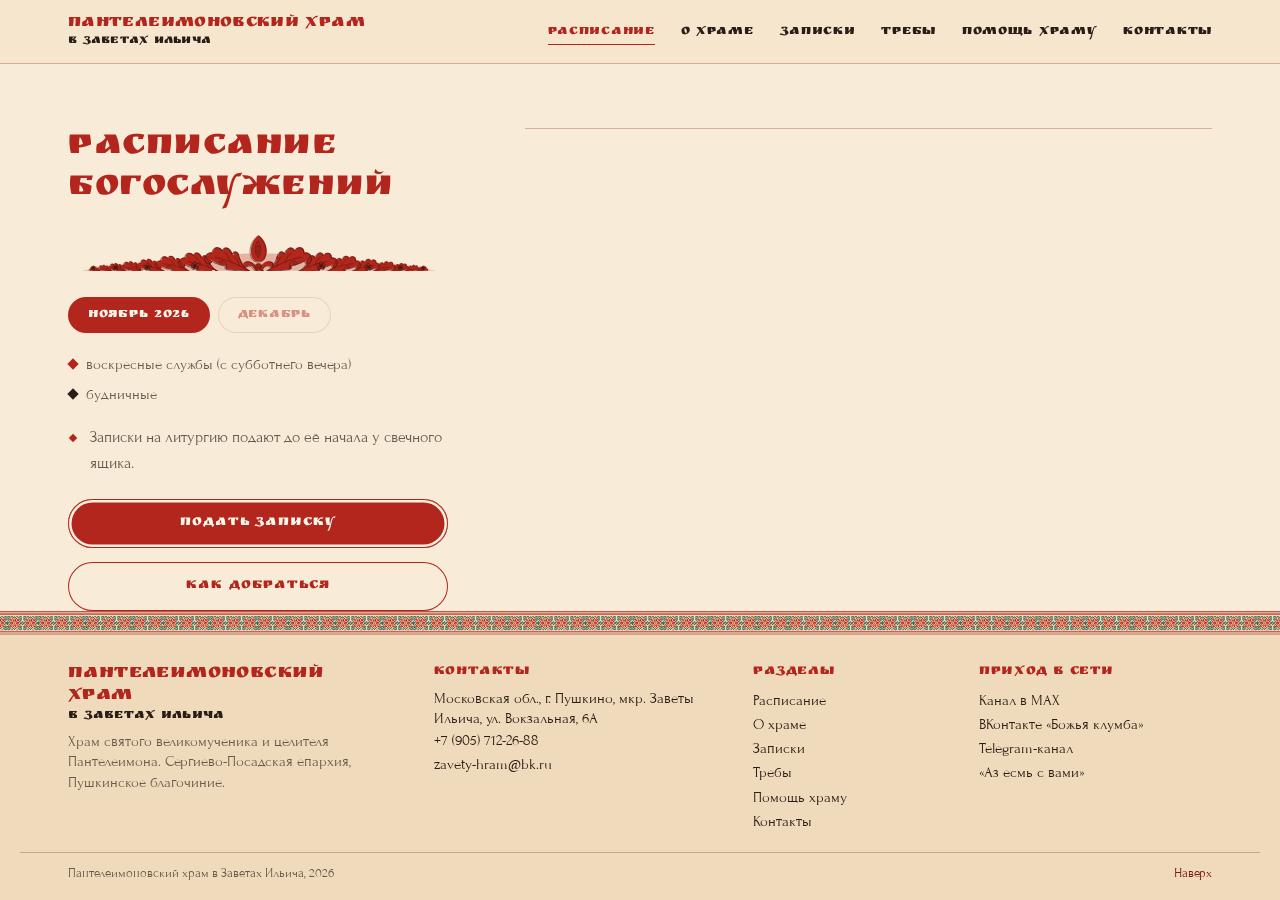
<file: raspisanie.html>
<!DOCTYPE html>
<html lang="ru"><head><meta charset="utf-8"><meta name="viewport" content="width=device-width,initial-scale=1,viewport-fit=cover">
<title>Расписание богослужений · Пантелеимоновский храм в Заветах Ильича</title>
<meta name="description" content="Расписание богослужений. Пантелеимоновский храм в Заветах Ильича, г. Пушкино.">
<meta name="theme-color" content="#f5e6cd"><link rel="icon" href="favicon.svg" type="image/svg+xml">
<script>document.documentElement.classList.add('js')</script>
<link rel="preconnect" href="https://fonts.googleapis.com"><link rel="preconnect" href="https://fonts.gstatic.com" crossorigin>
<link href="https://fonts.googleapis.com/css2?family=Ruslan+Display&family=Forum&display=swap" rel="stylesheet">
<link rel="stylesheet" href="site.css?v=11">
<style>
:root{--wd:var(--ink)}
/* Laptop: title and controls stay on the left, the month list scrolls on the right */
.split{max-width:var(--wrap);margin:0 auto;padding:clamp(32px,5vw,64px) var(--gut) 0;display:grid;grid-template-columns:minmax(300px,380px) minmax(0,1fr);gap:clamp(40px,6vw,96px);align-items:start}
.split-l{position:sticky;top:calc(var(--hdr) + 28px)}
.split-l .phead{padding:0;text-align:left;margin:0}
.split-l .phead h1{font-size:clamp(28px,2.9vw,42px)}
.split-l .phead .lead{margin:16px 0 0}
.split-l .orn{padding:0;margin:22px 0 26px}
.split-l .orn .ln{display:none}
.split-l .orn .mid{width:100%}
.split-l .acts{justify-content:flex-start;flex-direction:column;align-items:stretch;margin-top:22px}
.split-r{padding-bottom:clamp(28px,5vw,56px)}

.months{display:flex;gap:8px;margin:0 0 20px}
.months button{font:400 14px/1 var(--title),serif;letter-spacing:.05em;padding:11px 20px;border-radius:999px;border:0;background:transparent;color:var(--red);box-shadow:inset 0 0 0 1px var(--line);cursor:pointer}
.months button[aria-selected=true]{background:var(--red);color:#fff6e8;box-shadow:none}
.months button:disabled{opacity:.45;cursor:default}
.legend{display:flex;flex-wrap:wrap;gap:6px 20px;font-size:15px;color:var(--mute);margin:0}
.legend span::before{content:'';display:inline-block;width:8px;height:8px;transform:rotate(45deg);margin:0 9px 1px 1px}
.k-sun::before{background:var(--red)}.k-wd::before{background:var(--wd)}

/* Each day: weekdays in blue, Sundays in red; service names in Forum, black */
.cal{list-style:none;margin:0;padding:0;border-top:1px solid var(--line);--c:var(--wd)}
.cal>li{--c:var(--wd);display:grid;grid-template-columns:110px 1fr;gap:4px 28px;padding:20px 0;border-bottom:1px solid var(--line);transition:opacity .4s}
.cal>li.sun{--c:var(--red)}
/* Sunday service starts with the Saturday evening vigil: that part is red too, service names included */
.ev.vig{--c:var(--red)}
.cal>li.sun .sv,.ev.vig .sv{color:var(--red)}
.dd{margin:0;line-height:1.15;color:var(--c);font-size:15px}
.dd b{display:block;font:400 40px/1 var(--title),serif;color:var(--c);margin-bottom:4px}
.dd em{display:inline-block;margin-top:8px;font:400 13px/1 var(--title),serif;font-style:normal;letter-spacing:.04em;color:#fff6e8;background:var(--red);padding:5px 10px;border-radius:999px}
.ev+.ev{margin-top:14px;padding-top:14px;border-top:1px dashed var(--line)}
.feast{margin:0 0 8px;font:400 17px/1.3 var(--title),serif;letter-spacing:.02em;color:var(--c)}
.sv{display:flex;gap:16px;margin:0;padding:2px 0;font:400 21px/1.4 'Forum',serif;color:#1d1410}
.sv time{flex:none;min-width:3.2em;font:400 21px/1.4 'Forum',serif;color:var(--c);font-variant-numeric:tabular-nums}
.mark{margin:8px 0 0;font-size:15px;color:var(--deep)}
.mark::before{content:'';display:inline-block;width:6px;height:6px;background:var(--red);transform:rotate(45deg);margin:0 10px 2px 0}
.cal>li.past{opacity:.42}

/* Tablet and phone: one column, centred head as on the other pages */
@media (max-width:1100px){
  .split{display:block;padding:0}
  .split-l{position:static}
  .split-l .phead{padding:clamp(32px,6vw,64px) var(--gut) 0;text-align:center}
  .split-l .phead h1{font-size:clamp(28px,4.4vw,52px)}
  .split-l .phead .lead{margin:18px auto 0}
  .split-l .orn{padding:0 8px;margin:14px 0 0}
  .split-l .orn .ln{display:block}
  .split-l .orn .mid{width:min(560px,94vw)}
  .side{max-width:760px;margin:0 auto;padding:clamp(28px,5vw,40px) var(--gut) 0}
  .months,.legend{justify-content:center}
  .side .note,.side .acts{display:none}
  .split-r{max-width:760px;margin:0 auto;padding:20px var(--gut) clamp(28px,5vw,56px)}
  .split-r .after{display:block}
}
@media (max-width:600px){
  .cal>li{grid-template-columns:114px minmax(0,1fr);gap:4px 12px}
  .dd{font-size:14px}
  .dd b{font-size:30px}
  .dd em{font-size:13px;letter-spacing:0;padding:5px 8px}
  .feast{font-size:15px}
  .sv{font-size:18px;gap:12px}
  .sv time{font-size:18px}
}
.after{display:none}
/* Long service names break inside the column on the narrowest phones */
.sv span{min-width:0;overflow-wrap:break-word;hyphens:auto}
@media (max-width:360px){.cal>li{grid-template-columns:100px minmax(0,1fr)}.dd em{font-size:12px;padding:5px 6px}}
</style>
</head><body id="top">
<a class="skip" href="#main">К содержимому</a>
<header class="hdr"><div class="hdr-in">
  <a class="brand" href="index.html"><b>Пантелеимоновский храм</b><small>в Заветах Ильича</small></a>
  <nav class="nav" id="menu" aria-label="Основное меню"><a href="raspisanie.html" aria-current=page>Расписание</a><a href="o-hrame.html">О храме</a><a href="zapiski.html">Записки</a><a href="treby.html">Требы</a><a href="index.html#help">Помощь храму</a><a href="kontakty.html">Контакты</a>
    <p class="nav-foot"><a href="tel:+79057122688">+7 (905) 712-26-88</a><br>ул. Вокзальная, 6А · у платформы «Заветы Ильича»</p>
  </nav>
  <button class="burger" type="button" aria-label="Меню" aria-controls="menu" aria-expanded="false"><span></span></button>
</div></header>
<main id="main">
<div class="split"><aside class="split-l"><section class="phead"><h1>Расписание богослужений</h1></section><div class="orn" aria-hidden="true"><span class="ln l"></span><svg class="mid" viewBox="0 -2 640 67" aria-hidden="true"><defs><filter id="o-pen" x="-5%" y="-20%" width="110%" height="140%"><feTurbulence type="fractalNoise" baseFrequency=".09" numOctaves="2" seed="7"/><feDisplacementMap in="SourceGraphic" scale="1.4"/></filter><filter id="o-wash" x="-5%" y="-20%" width="110%" height="140%"><feTurbulence type="fractalNoise" baseFrequency=".035" numOctaves="3" seed="2"/><feDisplacementMap in="SourceGraphic" scale="3.2"/><feGaussianBlur stdDeviation=".35"/></filter></defs><g class="o-wash" filter="url(#o-wash)" transform="translate(1.3 -.7)"><path class="o-g" d="M320.0,24 C327.0,24.0 327.0,35.0 334.0,35.0 C361.0,35.0 361.0,39.4 388.0,39.4 C412.0,39.4 412.0,42.9 436.0,42.9 C457.0,42.9 457.0,46.4 478.0,46.4 C495.5,46.4 495.5,49.5 513.0,49.5 C527.5,49.5 527.5,52.1 542.0,52.1 C554.0,52.1 554.0,54.5 566.0,54.5 C575.5,54.5 575.5,56.5 585.0,56.5 C600.5,56.5 600.5,63.0 616.0,63.0 L616.0,64 L24.0,64 L24.0,63 C39.5,63.0 39.5,56.5 55.0,56.5 C64.5,56.5 64.5,54.5 74.0,54.5 C86.0,54.5 86.0,52.1 98.0,52.1 C112.5,52.1 112.5,49.5 127.0,49.5 C144.5,49.5 144.5,46.4 162.0,46.4 C183.0,46.4 183.0,42.9 204.0,42.9 C228.0,42.9 228.0,39.4 252.0,39.4 C279.0,39.4 279.0,35.0 306.0,35.0 C313.0,35.0 313.0,24.0 320.0,24.0 Z"/><g><g transform="translate(334.0 64) rotate(-6) scale(1.32)"><path class="o-f" d="M0,0 C7,-2 12,-9 16,-17 C17,-23 23,-25 25,-19 C28,-27 36,-29 38,-22 C42,-28 51,-26 50,-18 C56,-19 61,-13 58,-7 C55,-2 49,-3 50,-8 C45,-5 38,-4 31,-3 C33,-1 31,2 28,1 C20,1 10,2 0,0 Z"/><path class="o-v" d="M2,-1 C14,-5 27,-12 46,-13 M25,-8 C27,-14 31,-18 34,-20 M14,-5 C15,-10 18,-14 21,-16"/><path class="o-c" d="M0,0 C-2,-8 4,-15 11,-13 C16,-11 14,-5 10,-6 C7,-7 8,-10 10,-10" transform="translate(30 0) scale(.7)"/></g><g transform="translate(388.0 64) rotate(-2) scale(1.12)"><path class="o-f" d="M0,0 C7,-2 12,-9 16,-17 C17,-23 23,-25 25,-19 C28,-27 36,-29 38,-22 C42,-28 51,-26 50,-18 C56,-19 61,-13 58,-7 C55,-2 49,-3 50,-8 C45,-5 38,-4 31,-3 C33,-1 31,2 28,1 C20,1 10,2 0,0 Z"/><path class="o-v" d="M2,-1 C14,-5 27,-12 46,-13 M25,-8 C27,-14 31,-18 34,-20 M14,-5 C15,-10 18,-14 21,-16"/><path class="o-c" d="M0,0 C-2,-8 4,-15 11,-13 C16,-11 14,-5 10,-6 C7,-7 8,-10 10,-10" transform="translate(30 0) scale(.7)"/></g><g transform="translate(436.0 64) rotate(0) scale(0.96)"><path class="o-f" d="M0,0 C7,-2 12,-9 16,-17 C17,-23 23,-25 25,-19 C28,-27 36,-29 38,-22 C42,-28 51,-26 50,-18 C56,-19 61,-13 58,-7 C55,-2 49,-3 50,-8 C45,-5 38,-4 31,-3 C33,-1 31,2 28,1 C20,1 10,2 0,0 Z"/><path class="o-v" d="M2,-1 C14,-5 27,-12 46,-13 M25,-8 C27,-14 31,-18 34,-20 M14,-5 C15,-10 18,-14 21,-16"/><path class="o-c" d="M0,0 C-2,-8 4,-15 11,-13 C16,-11 14,-5 10,-6 C7,-7 8,-10 10,-10" transform="translate(30 0) scale(.7)"/></g><g transform="translate(478.0 64) rotate(2) scale(0.8)"><path class="o-f" d="M0,0 C7,-2 12,-9 16,-17 C17,-23 23,-25 25,-19 C28,-27 36,-29 38,-22 C42,-28 51,-26 50,-18 C56,-19 61,-13 58,-7 C55,-2 49,-3 50,-8 C45,-5 38,-4 31,-3 C33,-1 31,2 28,1 C20,1 10,2 0,0 Z"/><path class="o-v" d="M2,-1 C14,-5 27,-12 46,-13 M25,-8 C27,-14 31,-18 34,-20 M14,-5 C15,-10 18,-14 21,-16"/><path class="o-c" d="M0,0 C-2,-8 4,-15 11,-13 C16,-11 14,-5 10,-6 C7,-7 8,-10 10,-10" transform="translate(30 0) scale(.7)"/></g><g transform="translate(513.0 64) rotate(3) scale(0.66)"><path class="o-f" d="M0,0 C7,-2 12,-9 16,-17 C17,-23 23,-25 25,-19 C28,-27 36,-29 38,-22 C42,-28 51,-26 50,-18 C56,-19 61,-13 58,-7 C55,-2 49,-3 50,-8 C45,-5 38,-4 31,-3 C33,-1 31,2 28,1 C20,1 10,2 0,0 Z"/><path class="o-v" d="M2,-1 C14,-5 27,-12 46,-13 M25,-8 C27,-14 31,-18 34,-20 M14,-5 C15,-10 18,-14 21,-16"/><path class="o-c" d="M0,0 C-2,-8 4,-15 11,-13 C16,-11 14,-5 10,-6 C7,-7 8,-10 10,-10" transform="translate(30 0) scale(.7)"/></g><g transform="translate(542.0 64) rotate(4) scale(0.54)"><path class="o-f" d="M0,0 C7,-2 12,-9 16,-17 C17,-23 23,-25 25,-19 C28,-27 36,-29 38,-22 C42,-28 51,-26 50,-18 C56,-19 61,-13 58,-7 C55,-2 49,-3 50,-8 C45,-5 38,-4 31,-3 C33,-1 31,2 28,1 C20,1 10,2 0,0 Z"/><path class="o-v" d="M2,-1 C14,-5 27,-12 46,-13 M25,-8 C27,-14 31,-18 34,-20 M14,-5 C15,-10 18,-14 21,-16"/><path class="o-c" d="M0,0 C-2,-8 4,-15 11,-13 C16,-11 14,-5 10,-6 C7,-7 8,-10 10,-10" transform="translate(30 0) scale(.7)"/></g><g transform="translate(566.0 64) rotate(5) scale(0.43)"><path class="o-f" d="M0,0 C7,-2 12,-9 16,-17 C17,-23 23,-25 25,-19 C28,-27 36,-29 38,-22 C42,-28 51,-26 50,-18 C56,-19 61,-13 58,-7 C55,-2 49,-3 50,-8 C45,-5 38,-4 31,-3 C33,-1 31,2 28,1 C20,1 10,2 0,0 Z"/><path class="o-v" d="M2,-1 C14,-5 27,-12 46,-13 M25,-8 C27,-14 31,-18 34,-20 M14,-5 C15,-10 18,-14 21,-16"/><path class="o-c" d="M0,0 C-2,-8 4,-15 11,-13 C16,-11 14,-5 10,-6 C7,-7 8,-10 10,-10" transform="translate(30 0) scale(.7)"/></g><g transform="translate(585.0 64) rotate(6) scale(0.34)"><path class="o-f" d="M0,0 C7,-2 12,-9 16,-17 C17,-23 23,-25 25,-19 C28,-27 36,-29 38,-22 C42,-28 51,-26 50,-18 C56,-19 61,-13 58,-7 C55,-2 49,-3 50,-8 C45,-5 38,-4 31,-3 C33,-1 31,2 28,1 C20,1 10,2 0,0 Z"/><path class="o-v" d="M2,-1 C14,-5 27,-12 46,-13 M25,-8 C27,-14 31,-18 34,-20 M14,-5 C15,-10 18,-14 21,-16"/><path class="o-c" d="M0,0 C-2,-8 4,-15 11,-13 C16,-11 14,-5 10,-6 C7,-7 8,-10 10,-10" transform="translate(30 0) scale(.7)"/></g><g class="o-f"><ellipse cx="426.0" cy="51.2" rx="2.6" ry="3.7" transform="rotate(0 426.0 55)"/><ellipse cx="426.0" cy="51.2" rx="2.6" ry="3.7" transform="rotate(72 426.0 55)"/><ellipse cx="426.0" cy="51.2" rx="2.6" ry="3.7" transform="rotate(144 426.0 55)"/><ellipse cx="426.0" cy="51.2" rx="2.6" ry="3.7" transform="rotate(216 426.0 55)"/><ellipse cx="426.0" cy="51.2" rx="2.6" ry="3.7" transform="rotate(288 426.0 55)"/></g><circle class="o-v2" cx="426.0" cy="55" r="1.9"/><g class="o-f"><ellipse cx="506.0" cy="53.9" rx="2.1" ry="3.0" transform="rotate(0 506.0 57)"/><ellipse cx="506.0" cy="53.9" rx="2.1" ry="3.0" transform="rotate(72 506.0 57)"/><ellipse cx="506.0" cy="53.9" rx="2.1" ry="3.0" transform="rotate(144 506.0 57)"/><ellipse cx="506.0" cy="53.9" rx="2.1" ry="3.0" transform="rotate(216 506.0 57)"/><ellipse cx="506.0" cy="53.9" rx="2.1" ry="3.0" transform="rotate(288 506.0 57)"/></g><circle class="o-v2" cx="506.0" cy="57" r="1.5"/><g class="o-f"><ellipse cx="560.0" cy="55.6" rx="1.6" ry="2.3" transform="rotate(0 560.0 58)"/><ellipse cx="560.0" cy="55.6" rx="1.6" ry="2.3" transform="rotate(72 560.0 58)"/><ellipse cx="560.0" cy="55.6" rx="1.6" ry="2.3" transform="rotate(144 560.0 58)"/><ellipse cx="560.0" cy="55.6" rx="1.6" ry="2.3" transform="rotate(216 560.0 58)"/><ellipse cx="560.0" cy="55.6" rx="1.6" ry="2.3" transform="rotate(288 560.0 58)"/></g><circle class="o-v2" cx="560.0" cy="58" r="1.1"/><g class="o-f"><ellipse cx="598.0" cy="57.1" rx="1.3" ry="1.8" transform="rotate(0 598.0 59)"/><ellipse cx="598.0" cy="57.1" rx="1.3" ry="1.8" transform="rotate(72 598.0 59)"/><ellipse cx="598.0" cy="57.1" rx="1.3" ry="1.8" transform="rotate(144 598.0 59)"/><ellipse cx="598.0" cy="57.1" rx="1.3" ry="1.8" transform="rotate(216 598.0 59)"/><ellipse cx="598.0" cy="57.1" rx="1.3" ry="1.8" transform="rotate(288 598.0 59)"/></g><circle class="o-v2" cx="598.0" cy="59" r="0.9"/></g><g transform="translate(640 0) scale(-1 1)"><g transform="translate(334.0 64) rotate(-6) scale(1.32)"><path class="o-f" d="M0,0 C7,-2 12,-9 16,-17 C17,-23 23,-25 25,-19 C28,-27 36,-29 38,-22 C42,-28 51,-26 50,-18 C56,-19 61,-13 58,-7 C55,-2 49,-3 50,-8 C45,-5 38,-4 31,-3 C33,-1 31,2 28,1 C20,1 10,2 0,0 Z"/><path class="o-v" d="M2,-1 C14,-5 27,-12 46,-13 M25,-8 C27,-14 31,-18 34,-20 M14,-5 C15,-10 18,-14 21,-16"/><path class="o-c" d="M0,0 C-2,-8 4,-15 11,-13 C16,-11 14,-5 10,-6 C7,-7 8,-10 10,-10" transform="translate(30 0) scale(.7)"/></g><g transform="translate(388.0 64) rotate(-2) scale(1.12)"><path class="o-f" d="M0,0 C7,-2 12,-9 16,-17 C17,-23 23,-25 25,-19 C28,-27 36,-29 38,-22 C42,-28 51,-26 50,-18 C56,-19 61,-13 58,-7 C55,-2 49,-3 50,-8 C45,-5 38,-4 31,-3 C33,-1 31,2 28,1 C20,1 10,2 0,0 Z"/><path class="o-v" d="M2,-1 C14,-5 27,-12 46,-13 M25,-8 C27,-14 31,-18 34,-20 M14,-5 C15,-10 18,-14 21,-16"/><path class="o-c" d="M0,0 C-2,-8 4,-15 11,-13 C16,-11 14,-5 10,-6 C7,-7 8,-10 10,-10" transform="translate(30 0) scale(.7)"/></g><g transform="translate(436.0 64) rotate(0) scale(0.96)"><path class="o-f" d="M0,0 C7,-2 12,-9 16,-17 C17,-23 23,-25 25,-19 C28,-27 36,-29 38,-22 C42,-28 51,-26 50,-18 C56,-19 61,-13 58,-7 C55,-2 49,-3 50,-8 C45,-5 38,-4 31,-3 C33,-1 31,2 28,1 C20,1 10,2 0,0 Z"/><path class="o-v" d="M2,-1 C14,-5 27,-12 46,-13 M25,-8 C27,-14 31,-18 34,-20 M14,-5 C15,-10 18,-14 21,-16"/><path class="o-c" d="M0,0 C-2,-8 4,-15 11,-13 C16,-11 14,-5 10,-6 C7,-7 8,-10 10,-10" transform="translate(30 0) scale(.7)"/></g><g transform="translate(478.0 64) rotate(2) scale(0.8)"><path class="o-f" d="M0,0 C7,-2 12,-9 16,-17 C17,-23 23,-25 25,-19 C28,-27 36,-29 38,-22 C42,-28 51,-26 50,-18 C56,-19 61,-13 58,-7 C55,-2 49,-3 50,-8 C45,-5 38,-4 31,-3 C33,-1 31,2 28,1 C20,1 10,2 0,0 Z"/><path class="o-v" d="M2,-1 C14,-5 27,-12 46,-13 M25,-8 C27,-14 31,-18 34,-20 M14,-5 C15,-10 18,-14 21,-16"/><path class="o-c" d="M0,0 C-2,-8 4,-15 11,-13 C16,-11 14,-5 10,-6 C7,-7 8,-10 10,-10" transform="translate(30 0) scale(.7)"/></g><g transform="translate(513.0 64) rotate(3) scale(0.66)"><path class="o-f" d="M0,0 C7,-2 12,-9 16,-17 C17,-23 23,-25 25,-19 C28,-27 36,-29 38,-22 C42,-28 51,-26 50,-18 C56,-19 61,-13 58,-7 C55,-2 49,-3 50,-8 C45,-5 38,-4 31,-3 C33,-1 31,2 28,1 C20,1 10,2 0,0 Z"/><path class="o-v" d="M2,-1 C14,-5 27,-12 46,-13 M25,-8 C27,-14 31,-18 34,-20 M14,-5 C15,-10 18,-14 21,-16"/><path class="o-c" d="M0,0 C-2,-8 4,-15 11,-13 C16,-11 14,-5 10,-6 C7,-7 8,-10 10,-10" transform="translate(30 0) scale(.7)"/></g><g transform="translate(542.0 64) rotate(4) scale(0.54)"><path class="o-f" d="M0,0 C7,-2 12,-9 16,-17 C17,-23 23,-25 25,-19 C28,-27 36,-29 38,-22 C42,-28 51,-26 50,-18 C56,-19 61,-13 58,-7 C55,-2 49,-3 50,-8 C45,-5 38,-4 31,-3 C33,-1 31,2 28,1 C20,1 10,2 0,0 Z"/><path class="o-v" d="M2,-1 C14,-5 27,-12 46,-13 M25,-8 C27,-14 31,-18 34,-20 M14,-5 C15,-10 18,-14 21,-16"/><path class="o-c" d="M0,0 C-2,-8 4,-15 11,-13 C16,-11 14,-5 10,-6 C7,-7 8,-10 10,-10" transform="translate(30 0) scale(.7)"/></g><g transform="translate(566.0 64) rotate(5) scale(0.43)"><path class="o-f" d="M0,0 C7,-2 12,-9 16,-17 C17,-23 23,-25 25,-19 C28,-27 36,-29 38,-22 C42,-28 51,-26 50,-18 C56,-19 61,-13 58,-7 C55,-2 49,-3 50,-8 C45,-5 38,-4 31,-3 C33,-1 31,2 28,1 C20,1 10,2 0,0 Z"/><path class="o-v" d="M2,-1 C14,-5 27,-12 46,-13 M25,-8 C27,-14 31,-18 34,-20 M14,-5 C15,-10 18,-14 21,-16"/><path class="o-c" d="M0,0 C-2,-8 4,-15 11,-13 C16,-11 14,-5 10,-6 C7,-7 8,-10 10,-10" transform="translate(30 0) scale(.7)"/></g><g transform="translate(585.0 64) rotate(6) scale(0.34)"><path class="o-f" d="M0,0 C7,-2 12,-9 16,-17 C17,-23 23,-25 25,-19 C28,-27 36,-29 38,-22 C42,-28 51,-26 50,-18 C56,-19 61,-13 58,-7 C55,-2 49,-3 50,-8 C45,-5 38,-4 31,-3 C33,-1 31,2 28,1 C20,1 10,2 0,0 Z"/><path class="o-v" d="M2,-1 C14,-5 27,-12 46,-13 M25,-8 C27,-14 31,-18 34,-20 M14,-5 C15,-10 18,-14 21,-16"/><path class="o-c" d="M0,0 C-2,-8 4,-15 11,-13 C16,-11 14,-5 10,-6 C7,-7 8,-10 10,-10" transform="translate(30 0) scale(.7)"/></g><g class="o-f"><ellipse cx="426.0" cy="51.2" rx="2.6" ry="3.7" transform="rotate(0 426.0 55)"/><ellipse cx="426.0" cy="51.2" rx="2.6" ry="3.7" transform="rotate(72 426.0 55)"/><ellipse cx="426.0" cy="51.2" rx="2.6" ry="3.7" transform="rotate(144 426.0 55)"/><ellipse cx="426.0" cy="51.2" rx="2.6" ry="3.7" transform="rotate(216 426.0 55)"/><ellipse cx="426.0" cy="51.2" rx="2.6" ry="3.7" transform="rotate(288 426.0 55)"/></g><circle class="o-v2" cx="426.0" cy="55" r="1.9"/><g class="o-f"><ellipse cx="506.0" cy="53.9" rx="2.1" ry="3.0" transform="rotate(0 506.0 57)"/><ellipse cx="506.0" cy="53.9" rx="2.1" ry="3.0" transform="rotate(72 506.0 57)"/><ellipse cx="506.0" cy="53.9" rx="2.1" ry="3.0" transform="rotate(144 506.0 57)"/><ellipse cx="506.0" cy="53.9" rx="2.1" ry="3.0" transform="rotate(216 506.0 57)"/><ellipse cx="506.0" cy="53.9" rx="2.1" ry="3.0" transform="rotate(288 506.0 57)"/></g><circle class="o-v2" cx="506.0" cy="57" r="1.5"/><g class="o-f"><ellipse cx="560.0" cy="55.6" rx="1.6" ry="2.3" transform="rotate(0 560.0 58)"/><ellipse cx="560.0" cy="55.6" rx="1.6" ry="2.3" transform="rotate(72 560.0 58)"/><ellipse cx="560.0" cy="55.6" rx="1.6" ry="2.3" transform="rotate(144 560.0 58)"/><ellipse cx="560.0" cy="55.6" rx="1.6" ry="2.3" transform="rotate(216 560.0 58)"/><ellipse cx="560.0" cy="55.6" rx="1.6" ry="2.3" transform="rotate(288 560.0 58)"/></g><circle class="o-v2" cx="560.0" cy="58" r="1.1"/><g class="o-f"><ellipse cx="598.0" cy="57.1" rx="1.3" ry="1.8" transform="rotate(0 598.0 59)"/><ellipse cx="598.0" cy="57.1" rx="1.3" ry="1.8" transform="rotate(72 598.0 59)"/><ellipse cx="598.0" cy="57.1" rx="1.3" ry="1.8" transform="rotate(144 598.0 59)"/><ellipse cx="598.0" cy="57.1" rx="1.3" ry="1.8" transform="rotate(216 598.0 59)"/><ellipse cx="598.0" cy="57.1" rx="1.3" ry="1.8" transform="rotate(288 598.0 59)"/></g><circle class="o-v2" cx="598.0" cy="59" r="0.9"/></g><g><path class="o-f" d="M320.0,4 C333.0,14 337.0,31 330.0,44 C326.0,50 314.0,50 310.0,44 C303.0,31 307.0,14 320.0,4 Z"/><path class="o-v2" d="M320.0,13 C326.0,22 326.0,33 320.0,41 C314.0,33 314.0,22 320.0,13 Z"/><path class="o-f" d="M320.0,20 C322.6,25 322.6,31 320.0,35 C317.4,31 317.4,25 320.0,20 Z"/><path class="o-f" d="M319.0,64 C316.0,52 304.0,44 296.0,50 C292.0,54 296.0,60 301.0,57 C305.0,54 311.0,56 314.0,64 Z"/><path class="o-f" d="M321.0,64 C324.0,52 336.0,44 344.0,50 C348.0,54 344.0,60 339.0,57 C335.0,54 329.0,56 326.0,64 Z"/><circle class="o-f" cx="320.0" cy="57" r="5.5"/><circle class="o-v2" cx="320.0" cy="57" r="2"/></g></g><g class="o-ink" filter="url(#o-pen)"><path class="o-g" d="M320.0,24 C327.0,24.0 327.0,35.0 334.0,35.0 C361.0,35.0 361.0,39.4 388.0,39.4 C412.0,39.4 412.0,42.9 436.0,42.9 C457.0,42.9 457.0,46.4 478.0,46.4 C495.5,46.4 495.5,49.5 513.0,49.5 C527.5,49.5 527.5,52.1 542.0,52.1 C554.0,52.1 554.0,54.5 566.0,54.5 C575.5,54.5 575.5,56.5 585.0,56.5 C600.5,56.5 600.5,63.0 616.0,63.0 L616.0,64 L24.0,64 L24.0,63 C39.5,63.0 39.5,56.5 55.0,56.5 C64.5,56.5 64.5,54.5 74.0,54.5 C86.0,54.5 86.0,52.1 98.0,52.1 C112.5,52.1 112.5,49.5 127.0,49.5 C144.5,49.5 144.5,46.4 162.0,46.4 C183.0,46.4 183.0,42.9 204.0,42.9 C228.0,42.9 228.0,39.4 252.0,39.4 C279.0,39.4 279.0,35.0 306.0,35.0 C313.0,35.0 313.0,24.0 320.0,24.0 Z"/><g><g transform="translate(334.0 64) rotate(-6) scale(1.32)"><path class="o-f" d="M0,0 C7,-2 12,-9 16,-17 C17,-23 23,-25 25,-19 C28,-27 36,-29 38,-22 C42,-28 51,-26 50,-18 C56,-19 61,-13 58,-7 C55,-2 49,-3 50,-8 C45,-5 38,-4 31,-3 C33,-1 31,2 28,1 C20,1 10,2 0,0 Z"/><path class="o-v" d="M2,-1 C14,-5 27,-12 46,-13 M25,-8 C27,-14 31,-18 34,-20 M14,-5 C15,-10 18,-14 21,-16"/><path class="o-c" d="M0,0 C-2,-8 4,-15 11,-13 C16,-11 14,-5 10,-6 C7,-7 8,-10 10,-10" transform="translate(30 0) scale(.7)"/></g><g transform="translate(388.0 64) rotate(-2) scale(1.12)"><path class="o-f" d="M0,0 C7,-2 12,-9 16,-17 C17,-23 23,-25 25,-19 C28,-27 36,-29 38,-22 C42,-28 51,-26 50,-18 C56,-19 61,-13 58,-7 C55,-2 49,-3 50,-8 C45,-5 38,-4 31,-3 C33,-1 31,2 28,1 C20,1 10,2 0,0 Z"/><path class="o-v" d="M2,-1 C14,-5 27,-12 46,-13 M25,-8 C27,-14 31,-18 34,-20 M14,-5 C15,-10 18,-14 21,-16"/><path class="o-c" d="M0,0 C-2,-8 4,-15 11,-13 C16,-11 14,-5 10,-6 C7,-7 8,-10 10,-10" transform="translate(30 0) scale(.7)"/></g><g transform="translate(436.0 64) rotate(0) scale(0.96)"><path class="o-f" d="M0,0 C7,-2 12,-9 16,-17 C17,-23 23,-25 25,-19 C28,-27 36,-29 38,-22 C42,-28 51,-26 50,-18 C56,-19 61,-13 58,-7 C55,-2 49,-3 50,-8 C45,-5 38,-4 31,-3 C33,-1 31,2 28,1 C20,1 10,2 0,0 Z"/><path class="o-v" d="M2,-1 C14,-5 27,-12 46,-13 M25,-8 C27,-14 31,-18 34,-20 M14,-5 C15,-10 18,-14 21,-16"/><path class="o-c" d="M0,0 C-2,-8 4,-15 11,-13 C16,-11 14,-5 10,-6 C7,-7 8,-10 10,-10" transform="translate(30 0) scale(.7)"/></g><g transform="translate(478.0 64) rotate(2) scale(0.8)"><path class="o-f" d="M0,0 C7,-2 12,-9 16,-17 C17,-23 23,-25 25,-19 C28,-27 36,-29 38,-22 C42,-28 51,-26 50,-18 C56,-19 61,-13 58,-7 C55,-2 49,-3 50,-8 C45,-5 38,-4 31,-3 C33,-1 31,2 28,1 C20,1 10,2 0,0 Z"/><path class="o-v" d="M2,-1 C14,-5 27,-12 46,-13 M25,-8 C27,-14 31,-18 34,-20 M14,-5 C15,-10 18,-14 21,-16"/><path class="o-c" d="M0,0 C-2,-8 4,-15 11,-13 C16,-11 14,-5 10,-6 C7,-7 8,-10 10,-10" transform="translate(30 0) scale(.7)"/></g><g transform="translate(513.0 64) rotate(3) scale(0.66)"><path class="o-f" d="M0,0 C7,-2 12,-9 16,-17 C17,-23 23,-25 25,-19 C28,-27 36,-29 38,-22 C42,-28 51,-26 50,-18 C56,-19 61,-13 58,-7 C55,-2 49,-3 50,-8 C45,-5 38,-4 31,-3 C33,-1 31,2 28,1 C20,1 10,2 0,0 Z"/><path class="o-v" d="M2,-1 C14,-5 27,-12 46,-13 M25,-8 C27,-14 31,-18 34,-20 M14,-5 C15,-10 18,-14 21,-16"/><path class="o-c" d="M0,0 C-2,-8 4,-15 11,-13 C16,-11 14,-5 10,-6 C7,-7 8,-10 10,-10" transform="translate(30 0) scale(.7)"/></g><g transform="translate(542.0 64) rotate(4) scale(0.54)"><path class="o-f" d="M0,0 C7,-2 12,-9 16,-17 C17,-23 23,-25 25,-19 C28,-27 36,-29 38,-22 C42,-28 51,-26 50,-18 C56,-19 61,-13 58,-7 C55,-2 49,-3 50,-8 C45,-5 38,-4 31,-3 C33,-1 31,2 28,1 C20,1 10,2 0,0 Z"/><path class="o-v" d="M2,-1 C14,-5 27,-12 46,-13 M25,-8 C27,-14 31,-18 34,-20 M14,-5 C15,-10 18,-14 21,-16"/><path class="o-c" d="M0,0 C-2,-8 4,-15 11,-13 C16,-11 14,-5 10,-6 C7,-7 8,-10 10,-10" transform="translate(30 0) scale(.7)"/></g><g transform="translate(566.0 64) rotate(5) scale(0.43)"><path class="o-f" d="M0,0 C7,-2 12,-9 16,-17 C17,-23 23,-25 25,-19 C28,-27 36,-29 38,-22 C42,-28 51,-26 50,-18 C56,-19 61,-13 58,-7 C55,-2 49,-3 50,-8 C45,-5 38,-4 31,-3 C33,-1 31,2 28,1 C20,1 10,2 0,0 Z"/><path class="o-v" d="M2,-1 C14,-5 27,-12 46,-13 M25,-8 C27,-14 31,-18 34,-20 M14,-5 C15,-10 18,-14 21,-16"/><path class="o-c" d="M0,0 C-2,-8 4,-15 11,-13 C16,-11 14,-5 10,-6 C7,-7 8,-10 10,-10" transform="translate(30 0) scale(.7)"/></g><g transform="translate(585.0 64) rotate(6) scale(0.34)"><path class="o-f" d="M0,0 C7,-2 12,-9 16,-17 C17,-23 23,-25 25,-19 C28,-27 36,-29 38,-22 C42,-28 51,-26 50,-18 C56,-19 61,-13 58,-7 C55,-2 49,-3 50,-8 C45,-5 38,-4 31,-3 C33,-1 31,2 28,1 C20,1 10,2 0,0 Z"/><path class="o-v" d="M2,-1 C14,-5 27,-12 46,-13 M25,-8 C27,-14 31,-18 34,-20 M14,-5 C15,-10 18,-14 21,-16"/><path class="o-c" d="M0,0 C-2,-8 4,-15 11,-13 C16,-11 14,-5 10,-6 C7,-7 8,-10 10,-10" transform="translate(30 0) scale(.7)"/></g><g class="o-f"><ellipse cx="426.0" cy="51.2" rx="2.6" ry="3.7" transform="rotate(0 426.0 55)"/><ellipse cx="426.0" cy="51.2" rx="2.6" ry="3.7" transform="rotate(72 426.0 55)"/><ellipse cx="426.0" cy="51.2" rx="2.6" ry="3.7" transform="rotate(144 426.0 55)"/><ellipse cx="426.0" cy="51.2" rx="2.6" ry="3.7" transform="rotate(216 426.0 55)"/><ellipse cx="426.0" cy="51.2" rx="2.6" ry="3.7" transform="rotate(288 426.0 55)"/></g><circle class="o-v2" cx="426.0" cy="55" r="1.9"/><g class="o-f"><ellipse cx="506.0" cy="53.9" rx="2.1" ry="3.0" transform="rotate(0 506.0 57)"/><ellipse cx="506.0" cy="53.9" rx="2.1" ry="3.0" transform="rotate(72 506.0 57)"/><ellipse cx="506.0" cy="53.9" rx="2.1" ry="3.0" transform="rotate(144 506.0 57)"/><ellipse cx="506.0" cy="53.9" rx="2.1" ry="3.0" transform="rotate(216 506.0 57)"/><ellipse cx="506.0" cy="53.9" rx="2.1" ry="3.0" transform="rotate(288 506.0 57)"/></g><circle class="o-v2" cx="506.0" cy="57" r="1.5"/><g class="o-f"><ellipse cx="560.0" cy="55.6" rx="1.6" ry="2.3" transform="rotate(0 560.0 58)"/><ellipse cx="560.0" cy="55.6" rx="1.6" ry="2.3" transform="rotate(72 560.0 58)"/><ellipse cx="560.0" cy="55.6" rx="1.6" ry="2.3" transform="rotate(144 560.0 58)"/><ellipse cx="560.0" cy="55.6" rx="1.6" ry="2.3" transform="rotate(216 560.0 58)"/><ellipse cx="560.0" cy="55.6" rx="1.6" ry="2.3" transform="rotate(288 560.0 58)"/></g><circle class="o-v2" cx="560.0" cy="58" r="1.1"/><g class="o-f"><ellipse cx="598.0" cy="57.1" rx="1.3" ry="1.8" transform="rotate(0 598.0 59)"/><ellipse cx="598.0" cy="57.1" rx="1.3" ry="1.8" transform="rotate(72 598.0 59)"/><ellipse cx="598.0" cy="57.1" rx="1.3" ry="1.8" transform="rotate(144 598.0 59)"/><ellipse cx="598.0" cy="57.1" rx="1.3" ry="1.8" transform="rotate(216 598.0 59)"/><ellipse cx="598.0" cy="57.1" rx="1.3" ry="1.8" transform="rotate(288 598.0 59)"/></g><circle class="o-v2" cx="598.0" cy="59" r="0.9"/></g><g transform="translate(640 0) scale(-1 1)"><g transform="translate(334.0 64) rotate(-6) scale(1.32)"><path class="o-f" d="M0,0 C7,-2 12,-9 16,-17 C17,-23 23,-25 25,-19 C28,-27 36,-29 38,-22 C42,-28 51,-26 50,-18 C56,-19 61,-13 58,-7 C55,-2 49,-3 50,-8 C45,-5 38,-4 31,-3 C33,-1 31,2 28,1 C20,1 10,2 0,0 Z"/><path class="o-v" d="M2,-1 C14,-5 27,-12 46,-13 M25,-8 C27,-14 31,-18 34,-20 M14,-5 C15,-10 18,-14 21,-16"/><path class="o-c" d="M0,0 C-2,-8 4,-15 11,-13 C16,-11 14,-5 10,-6 C7,-7 8,-10 10,-10" transform="translate(30 0) scale(.7)"/></g><g transform="translate(388.0 64) rotate(-2) scale(1.12)"><path class="o-f" d="M0,0 C7,-2 12,-9 16,-17 C17,-23 23,-25 25,-19 C28,-27 36,-29 38,-22 C42,-28 51,-26 50,-18 C56,-19 61,-13 58,-7 C55,-2 49,-3 50,-8 C45,-5 38,-4 31,-3 C33,-1 31,2 28,1 C20,1 10,2 0,0 Z"/><path class="o-v" d="M2,-1 C14,-5 27,-12 46,-13 M25,-8 C27,-14 31,-18 34,-20 M14,-5 C15,-10 18,-14 21,-16"/><path class="o-c" d="M0,0 C-2,-8 4,-15 11,-13 C16,-11 14,-5 10,-6 C7,-7 8,-10 10,-10" transform="translate(30 0) scale(.7)"/></g><g transform="translate(436.0 64) rotate(0) scale(0.96)"><path class="o-f" d="M0,0 C7,-2 12,-9 16,-17 C17,-23 23,-25 25,-19 C28,-27 36,-29 38,-22 C42,-28 51,-26 50,-18 C56,-19 61,-13 58,-7 C55,-2 49,-3 50,-8 C45,-5 38,-4 31,-3 C33,-1 31,2 28,1 C20,1 10,2 0,0 Z"/><path class="o-v" d="M2,-1 C14,-5 27,-12 46,-13 M25,-8 C27,-14 31,-18 34,-20 M14,-5 C15,-10 18,-14 21,-16"/><path class="o-c" d="M0,0 C-2,-8 4,-15 11,-13 C16,-11 14,-5 10,-6 C7,-7 8,-10 10,-10" transform="translate(30 0) scale(.7)"/></g><g transform="translate(478.0 64) rotate(2) scale(0.8)"><path class="o-f" d="M0,0 C7,-2 12,-9 16,-17 C17,-23 23,-25 25,-19 C28,-27 36,-29 38,-22 C42,-28 51,-26 50,-18 C56,-19 61,-13 58,-7 C55,-2 49,-3 50,-8 C45,-5 38,-4 31,-3 C33,-1 31,2 28,1 C20,1 10,2 0,0 Z"/><path class="o-v" d="M2,-1 C14,-5 27,-12 46,-13 M25,-8 C27,-14 31,-18 34,-20 M14,-5 C15,-10 18,-14 21,-16"/><path class="o-c" d="M0,0 C-2,-8 4,-15 11,-13 C16,-11 14,-5 10,-6 C7,-7 8,-10 10,-10" transform="translate(30 0) scale(.7)"/></g><g transform="translate(513.0 64) rotate(3) scale(0.66)"><path class="o-f" d="M0,0 C7,-2 12,-9 16,-17 C17,-23 23,-25 25,-19 C28,-27 36,-29 38,-22 C42,-28 51,-26 50,-18 C56,-19 61,-13 58,-7 C55,-2 49,-3 50,-8 C45,-5 38,-4 31,-3 C33,-1 31,2 28,1 C20,1 10,2 0,0 Z"/><path class="o-v" d="M2,-1 C14,-5 27,-12 46,-13 M25,-8 C27,-14 31,-18 34,-20 M14,-5 C15,-10 18,-14 21,-16"/><path class="o-c" d="M0,0 C-2,-8 4,-15 11,-13 C16,-11 14,-5 10,-6 C7,-7 8,-10 10,-10" transform="translate(30 0) scale(.7)"/></g><g transform="translate(542.0 64) rotate(4) scale(0.54)"><path class="o-f" d="M0,0 C7,-2 12,-9 16,-17 C17,-23 23,-25 25,-19 C28,-27 36,-29 38,-22 C42,-28 51,-26 50,-18 C56,-19 61,-13 58,-7 C55,-2 49,-3 50,-8 C45,-5 38,-4 31,-3 C33,-1 31,2 28,1 C20,1 10,2 0,0 Z"/><path class="o-v" d="M2,-1 C14,-5 27,-12 46,-13 M25,-8 C27,-14 31,-18 34,-20 M14,-5 C15,-10 18,-14 21,-16"/><path class="o-c" d="M0,0 C-2,-8 4,-15 11,-13 C16,-11 14,-5 10,-6 C7,-7 8,-10 10,-10" transform="translate(30 0) scale(.7)"/></g><g transform="translate(566.0 64) rotate(5) scale(0.43)"><path class="o-f" d="M0,0 C7,-2 12,-9 16,-17 C17,-23 23,-25 25,-19 C28,-27 36,-29 38,-22 C42,-28 51,-26 50,-18 C56,-19 61,-13 58,-7 C55,-2 49,-3 50,-8 C45,-5 38,-4 31,-3 C33,-1 31,2 28,1 C20,1 10,2 0,0 Z"/><path class="o-v" d="M2,-1 C14,-5 27,-12 46,-13 M25,-8 C27,-14 31,-18 34,-20 M14,-5 C15,-10 18,-14 21,-16"/><path class="o-c" d="M0,0 C-2,-8 4,-15 11,-13 C16,-11 14,-5 10,-6 C7,-7 8,-10 10,-10" transform="translate(30 0) scale(.7)"/></g><g transform="translate(585.0 64) rotate(6) scale(0.34)"><path class="o-f" d="M0,0 C7,-2 12,-9 16,-17 C17,-23 23,-25 25,-19 C28,-27 36,-29 38,-22 C42,-28 51,-26 50,-18 C56,-19 61,-13 58,-7 C55,-2 49,-3 50,-8 C45,-5 38,-4 31,-3 C33,-1 31,2 28,1 C20,1 10,2 0,0 Z"/><path class="o-v" d="M2,-1 C14,-5 27,-12 46,-13 M25,-8 C27,-14 31,-18 34,-20 M14,-5 C15,-10 18,-14 21,-16"/><path class="o-c" d="M0,0 C-2,-8 4,-15 11,-13 C16,-11 14,-5 10,-6 C7,-7 8,-10 10,-10" transform="translate(30 0) scale(.7)"/></g><g class="o-f"><ellipse cx="426.0" cy="51.2" rx="2.6" ry="3.7" transform="rotate(0 426.0 55)"/><ellipse cx="426.0" cy="51.2" rx="2.6" ry="3.7" transform="rotate(72 426.0 55)"/><ellipse cx="426.0" cy="51.2" rx="2.6" ry="3.7" transform="rotate(144 426.0 55)"/><ellipse cx="426.0" cy="51.2" rx="2.6" ry="3.7" transform="rotate(216 426.0 55)"/><ellipse cx="426.0" cy="51.2" rx="2.6" ry="3.7" transform="rotate(288 426.0 55)"/></g><circle class="o-v2" cx="426.0" cy="55" r="1.9"/><g class="o-f"><ellipse cx="506.0" cy="53.9" rx="2.1" ry="3.0" transform="rotate(0 506.0 57)"/><ellipse cx="506.0" cy="53.9" rx="2.1" ry="3.0" transform="rotate(72 506.0 57)"/><ellipse cx="506.0" cy="53.9" rx="2.1" ry="3.0" transform="rotate(144 506.0 57)"/><ellipse cx="506.0" cy="53.9" rx="2.1" ry="3.0" transform="rotate(216 506.0 57)"/><ellipse cx="506.0" cy="53.9" rx="2.1" ry="3.0" transform="rotate(288 506.0 57)"/></g><circle class="o-v2" cx="506.0" cy="57" r="1.5"/><g class="o-f"><ellipse cx="560.0" cy="55.6" rx="1.6" ry="2.3" transform="rotate(0 560.0 58)"/><ellipse cx="560.0" cy="55.6" rx="1.6" ry="2.3" transform="rotate(72 560.0 58)"/><ellipse cx="560.0" cy="55.6" rx="1.6" ry="2.3" transform="rotate(144 560.0 58)"/><ellipse cx="560.0" cy="55.6" rx="1.6" ry="2.3" transform="rotate(216 560.0 58)"/><ellipse cx="560.0" cy="55.6" rx="1.6" ry="2.3" transform="rotate(288 560.0 58)"/></g><circle class="o-v2" cx="560.0" cy="58" r="1.1"/><g class="o-f"><ellipse cx="598.0" cy="57.1" rx="1.3" ry="1.8" transform="rotate(0 598.0 59)"/><ellipse cx="598.0" cy="57.1" rx="1.3" ry="1.8" transform="rotate(72 598.0 59)"/><ellipse cx="598.0" cy="57.1" rx="1.3" ry="1.8" transform="rotate(144 598.0 59)"/><ellipse cx="598.0" cy="57.1" rx="1.3" ry="1.8" transform="rotate(216 598.0 59)"/><ellipse cx="598.0" cy="57.1" rx="1.3" ry="1.8" transform="rotate(288 598.0 59)"/></g><circle class="o-v2" cx="598.0" cy="59" r="0.9"/></g><g><path class="o-f" d="M320.0,4 C333.0,14 337.0,31 330.0,44 C326.0,50 314.0,50 310.0,44 C303.0,31 307.0,14 320.0,4 Z"/><path class="o-v2" d="M320.0,13 C326.0,22 326.0,33 320.0,41 C314.0,33 314.0,22 320.0,13 Z"/><path class="o-f" d="M320.0,20 C322.6,25 322.6,31 320.0,35 C317.4,31 317.4,25 320.0,20 Z"/><path class="o-f" d="M319.0,64 C316.0,52 304.0,44 296.0,50 C292.0,54 296.0,60 301.0,57 C305.0,54 311.0,56 314.0,64 Z"/><path class="o-f" d="M321.0,64 C324.0,52 336.0,44 344.0,50 C348.0,54 344.0,60 339.0,57 C335.0,54 329.0,56 326.0,64 Z"/><circle class="o-f" cx="320.0" cy="57" r="5.5"/><circle class="o-v2" cx="320.0" cy="57" r="2"/></g></g></svg><span class="ln r"></span></div><div class="side">
  <div class="months" role="tablist" aria-label="Месяц">
    <button role="tab" aria-selected="true">Ноябрь 2026</button>
    <button role="tab" aria-selected="false" disabled title="Появится в конце ноября">Декабрь</button>
  </div>

  <p class="legend"><span class="k-sun">воскресные службы (с субботнего вечера)</span><span class="k-wd">будничные</span></p>
  <p class="note">Записки на литургию подают до её начала у свечного ящика.</p>
  <div class="acts">
    <a class="btn solid" href="zapiski.html">Подать записку</a>
    <a class="btn" href="kontakty.html">Как добраться</a>
  </div>
</div>
</aside><div class="split-r">
<section class="list">
  <ol class="cal" id="cal">
    <li data-day="4"><p class="dd"><b>4</b>среда</p><div>
      <div class="ev"><p class="feast">Казанская икона Божией Матери</p><p class="sv"><time>7:30</time><span>Утреня, часы, литургия</span></p></div>
    </div></li>
    <li data-day="6"><p class="dd"><b>6</b>пятница</p><div>
      <div class="ev"><p class="feast">Димитриевская родительская суббота</p><p class="sv"><time>17:00</time><span>Вечернее богослужение</span></p></div>
    </div></li>
    <li data-day="7"><p class="dd"><b>7</b>суббота</p><div>
      <div class="ev"><p class="sv"><time>8:00</time><span>Исповедь</span></p><p class="sv"><time>8:30</time><span>Часы, литургия, панихида</span></p></div>
      <div class="ev vig"><p class="feast">Вмч. Димитрия Солунского</p><p class="sv"><time>17:00</time><span>Вечернее богослужение</span></p></div>
    </div></li>
    <li data-day="8" class="sun"><p class="dd"><b>8</b>воскресенье</p><div>
      <div class="ev"><p class="sv"><time>8:00</time><span>Исповедь</span></p><p class="sv"><time>8:30</time><span>Часы, литургия, молебен</span></p></div>
    </div></li>
    <li data-day="11"><p class="dd"><b>11</b>среда</p><div>
      <div class="ev"><p class="feast">Прмц. Анастасии Римляныни</p><p class="sv"><time>7:30</time><span>Утреня, часы, литургия</span></p></div>
    </div></li>
    <li data-day="15" class="sun"><p class="dd"><b>15</b>воскресенье</p><div>
      <div class="ev"><p class="feast">Мчч. Акиндина, Пигасия, Афония и иже с ними</p><p class="sv"><time>8:00</time><span>Исповедь</span></p><p class="sv"><time>8:30</time><span>Часы, литургия, молебен</span></p></div>
    </div></li>
    <li data-day="19"><p class="dd"><b>19</b>четверг</p><div>
      <div class="ev"><p class="feast">Прп. Варлаама Хутынского</p><p class="sv"><time>7:30</time><span>Утреня, часы, литургия</span></p></div>
    </div></li>
    <li data-day="21"><p class="dd"><b>21</b>суббота</p><div>
      <div class="ev"><p class="feast">Собор Архистратига Михаила</p><p class="sv"><time>·</time><span>Праздничное богослужение в Михаило-Архангельском храме</span></p></div>
      <div class="ev vig"><p class="feast">Икона Божией Матери «Скоропослушница»</p><p class="sv"><time>17:00</time><span>Вечернее богослужение</span></p></div>
    </div></li>
    <li data-day="22" class="sun"><p class="dd"><b>22</b>воскресенье</p><div>
      <div class="ev"><p class="sv"><time>8:00</time><span>Исповедь</span></p><p class="sv"><time>8:30</time><span>Часы, литургия, молебен</span></p></div>
    </div></li>
    <li data-day="26"><p class="dd"><b>26</b>четверг</p><div>
      <div class="ev"><p class="feast">Свт. Иоанна Златоуста</p><p class="sv"><time>7:30</time><span>Утреня, часы, литургия</span></p></div>
    </div></li>
    <li data-day="28"><p class="dd"><b>28</b>суббота</p><div>
      <div class="ev"><p class="feast">Прп. Паисия Величковского</p><p class="sv"><time>7:30</time><span>Утреня, часы, литургия, лития</span></p><p class="mark">Начало Рождественского поста</p></div>
      <div class="ev vig"><p class="feast">Ап. Матфея</p><p class="sv"><time>17:00</time><span>Вечернее богослужение</span></p></div>
    </div></li>
    <li data-day="29" class="sun"><p class="dd"><b>29</b>воскресенье</p><div>
      <div class="ev"><p class="sv"><time>8:00</time><span>Исповедь</span></p><p class="sv"><time>8:30</time><span>Часы, литургия, молебен</span></p></div>
    </div></li>
  </ol>
  <div class="after">
  <p class="note">Записки на литургию подают до её начала у свечного ящика.</p>
  <div class="acts">
    <a class="btn solid" href="zapiski.html">Подать записку</a>
    <a class="btn" href="kontakty.html">Как добраться</a>
  </div>
  </div>
</section>

<script>
// Hides past days and marks the nearest day with services (month is November 2026).
(() => {
  const now = new Date(), y = 2026, m = 10;
  const today = now.getFullYear() === y && now.getMonth() === m ? now.getDate() : (now < new Date(y, m, 1) ? 0 : 99);
  let marked = false;
  document.querySelectorAll('#cal li').forEach(li => {
    const d = +li.dataset.day;
    if (d < today) li.remove();
    else if (!marked) { li.classList.add('next'); li.querySelector('.dd').insertAdjacentHTML('beforeend', `<em>${d === today ? 'сегодня' : 'ближайшая'}</em>`); marked = true; }
  });
})();
</script>
</div></div>
</main>
<footer class="ftr">
  <div class="uzb" data-img="uzor-izumrud.png" style="--h:24px;--rules:var(--red)" aria-hidden="true"></div>
  <div class="ftr-in">
    <div class="ftr-brand">
      <a class="ftr-name" href="index.html"><b>Пантелеимоновский храм</b><small>в Заветах Ильича</small></a>
      <p>Храм святого великомученика и целителя Пантелеимона. Сергиево-Посадская епархия, Пушкинское благочиние.</p>
    </div>
    <div>
      <h4>Контакты</h4>
      <p>Московская обл., г. Пушкино, мкр. Заветы Ильича, ул. Вокзальная, 6А</p>
      <p><a href="tel:+79057122688">+7 (905) 712-26-88</a></p>
      <p><a href="mailto:zavety-hram@bk.ru">zavety-hram@bk.ru</a></p>
    </div>
    <div>
      <h4>Разделы</h4>
      <p><a href="raspisanie.html">Расписание</a></p>
      <p><a href="o-hrame.html">О храме</a></p>
      <p><a href="zapiski.html">Записки</a></p>
      <p><a href="treby.html">Требы</a></p>
      <p><a href="index.html#help">Помощь храму</a></p>
      <p><a href="kontakty.html">Контакты</a></p>
    </div>
    <div>
      <h4>Приход в сети</h4>
      <p><a href="https://max.ru/join/4l6tZieKnsaPZBNdquhz8zcUVnkcsHrLS48Z7GqwcDc" target="_blank" rel="noopener">Канал в MAX</a></p>
      <p><a href="https://vk.com/zavetyhram" target="_blank" rel="noopener">ВКонтакте «Божья клумба»</a></p>
      <p><a href="https://t.me/zavetihram" target="_blank" rel="noopener">Telegram-канал</a></p>
      <p><a href="https://t.me/+d78WahK1r-w1YTUy" target="_blank" rel="noopener">«Аз есмь с вами»</a></p>
    </div>
  </div>
  <div class="ftr-bot"><span>Пантелеимоновский храм в Заветах Ильича, 2026</span><a href="#top">Наверх</a></div>
</footer>
<script>
const burger = document.querySelector('.burger');
const setMenu = open => { document.body.classList.toggle('menu-open', open); burger.setAttribute('aria-expanded', open ? 'true' : 'false'); };
burger.addEventListener('click', () => setMenu(!document.body.classList.contains('menu-open')));
document.querySelectorAll('.nav a').forEach(a => a.addEventListener('click', () => setMenu(false)));
document.addEventListener('keydown', e => { if (e.key === 'Escape' && document.body.classList.contains('menu-open')) { setMenu(false); burger.focus(); } });
matchMedia('(min-width:1101px)').addEventListener('change', e => { if (e.matches) setMenu(false); });
const io = new IntersectionObserver(es => es.forEach(e => { if (e.isIntersecting) { e.target.classList.add('in'); io.unobserve(e.target); } }), { threshold: .15 });
document.querySelectorAll('.rv').forEach(el => io.observe(el));
</script>
<script>
(function(){
  var R=125/192,bands=[].slice.call(document.querySelectorAll('.uzb'));
  function fill(b){
    b.innerHTML='<i class="ln"></i><i class="gl"><b></b><b></b></i>';
    var w=b.clientWidth,h=b.clientHeight,tw=h*R,x0=w/2-tw/2,K=Math.ceil(x0/tw)+1,f=document.createDocumentFragment();
    for(var k=-K;k<=K;k++){var t=document.createElement('i');t.className='t';
      t.style.cssText='left:'+(x0+k*tw)+'px;width:'+(tw+.4)+'px;--d:'+Math.abs(k)+';background-image:url('+b.dataset.img+')';f.appendChild(t)}
    b.insertBefore(f,b.querySelector('.gl'));
    b.style.setProperty('--bw',w+'px');b.style.setProperty('--ox',(((x0%tw)+tw)%tw)+'px');
    b.style.setProperty('--gd',(.75+K*.06+.3)+'s');b._w=w;
  }
  bands.forEach(fill);
  if('IntersectionObserver' in window){
    var io=new IntersectionObserver(function(es){es.forEach(function(e){if(e.isIntersecting){e.target.classList.add('on');io.unobserve(e.target)}})},{threshold:.6});
    bands.forEach(function(b){io.observe(b)});
  }else bands.forEach(function(b){b.classList.add('on')});
  addEventListener('resize',function(){bands.forEach(function(b){if(Math.abs(b.clientWidth-b._w)>40){fill(b)}})});
})();
</script>
</body></html>
</file>
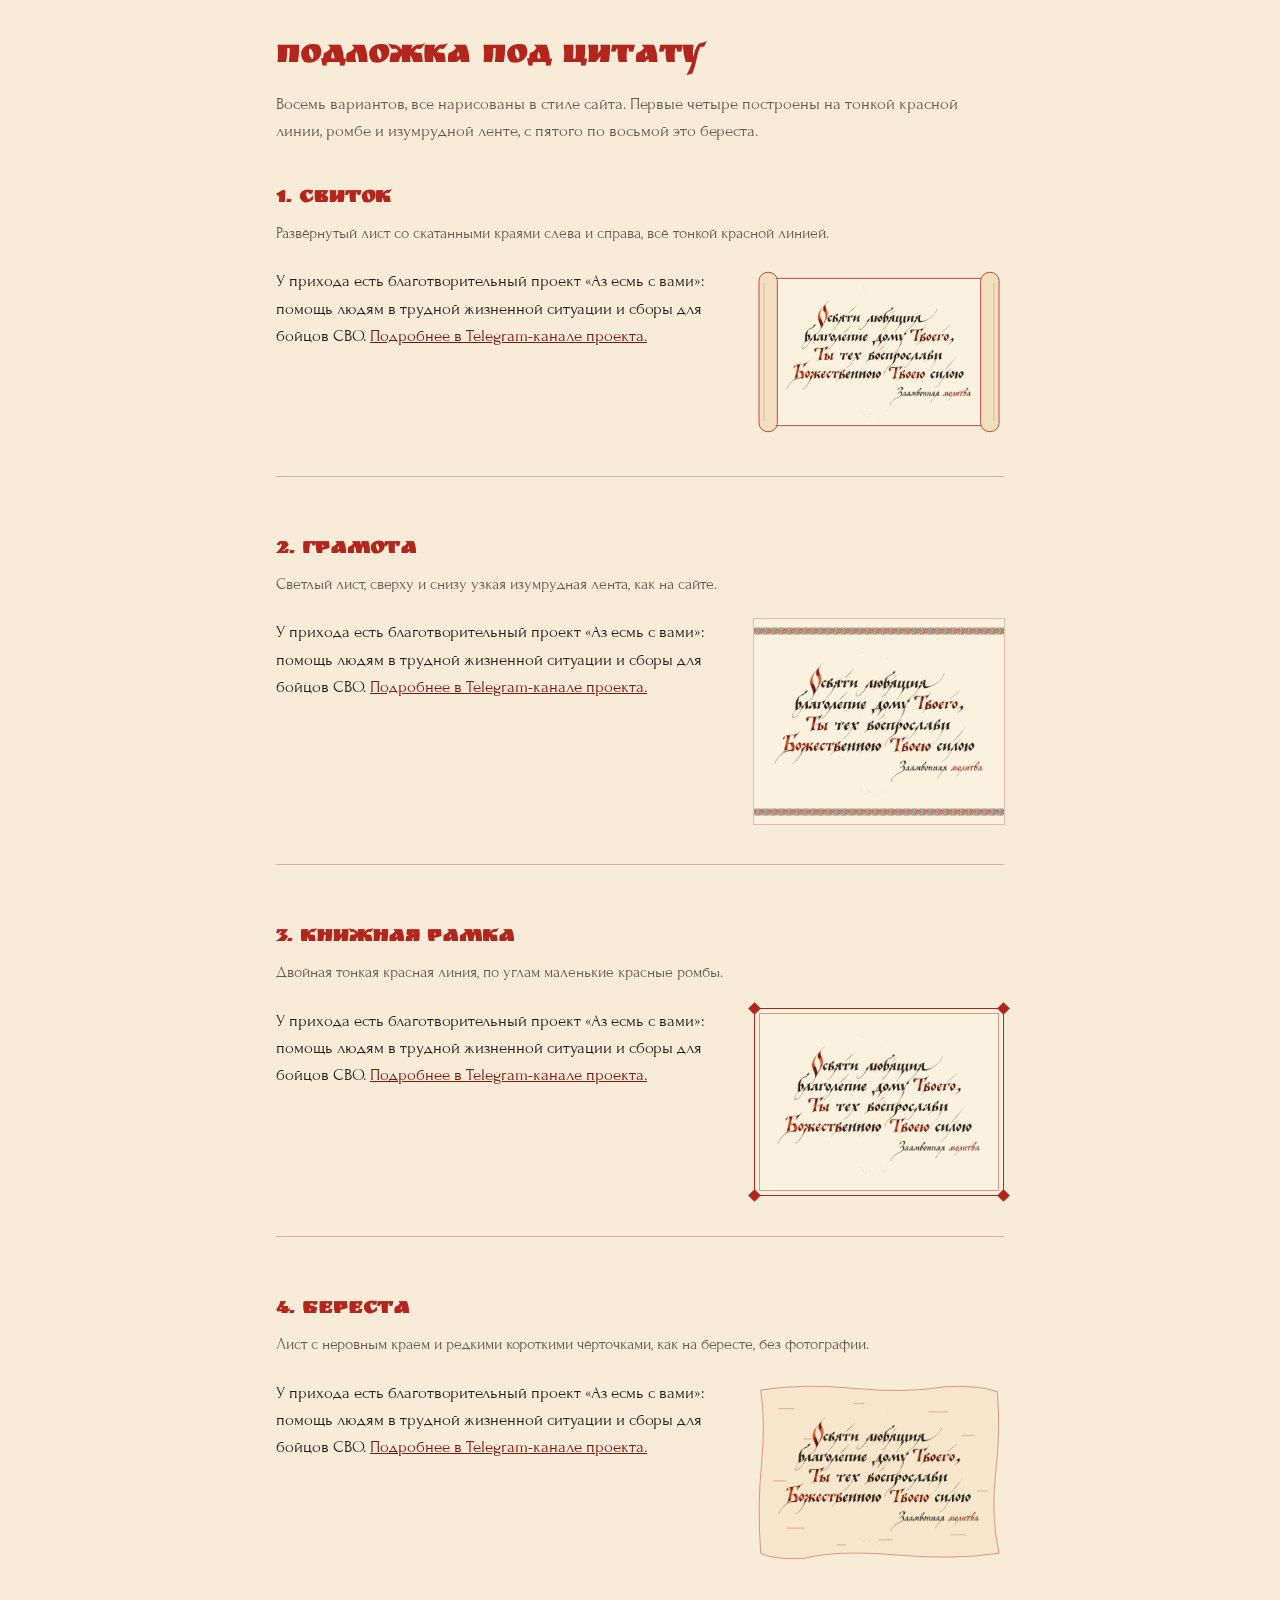
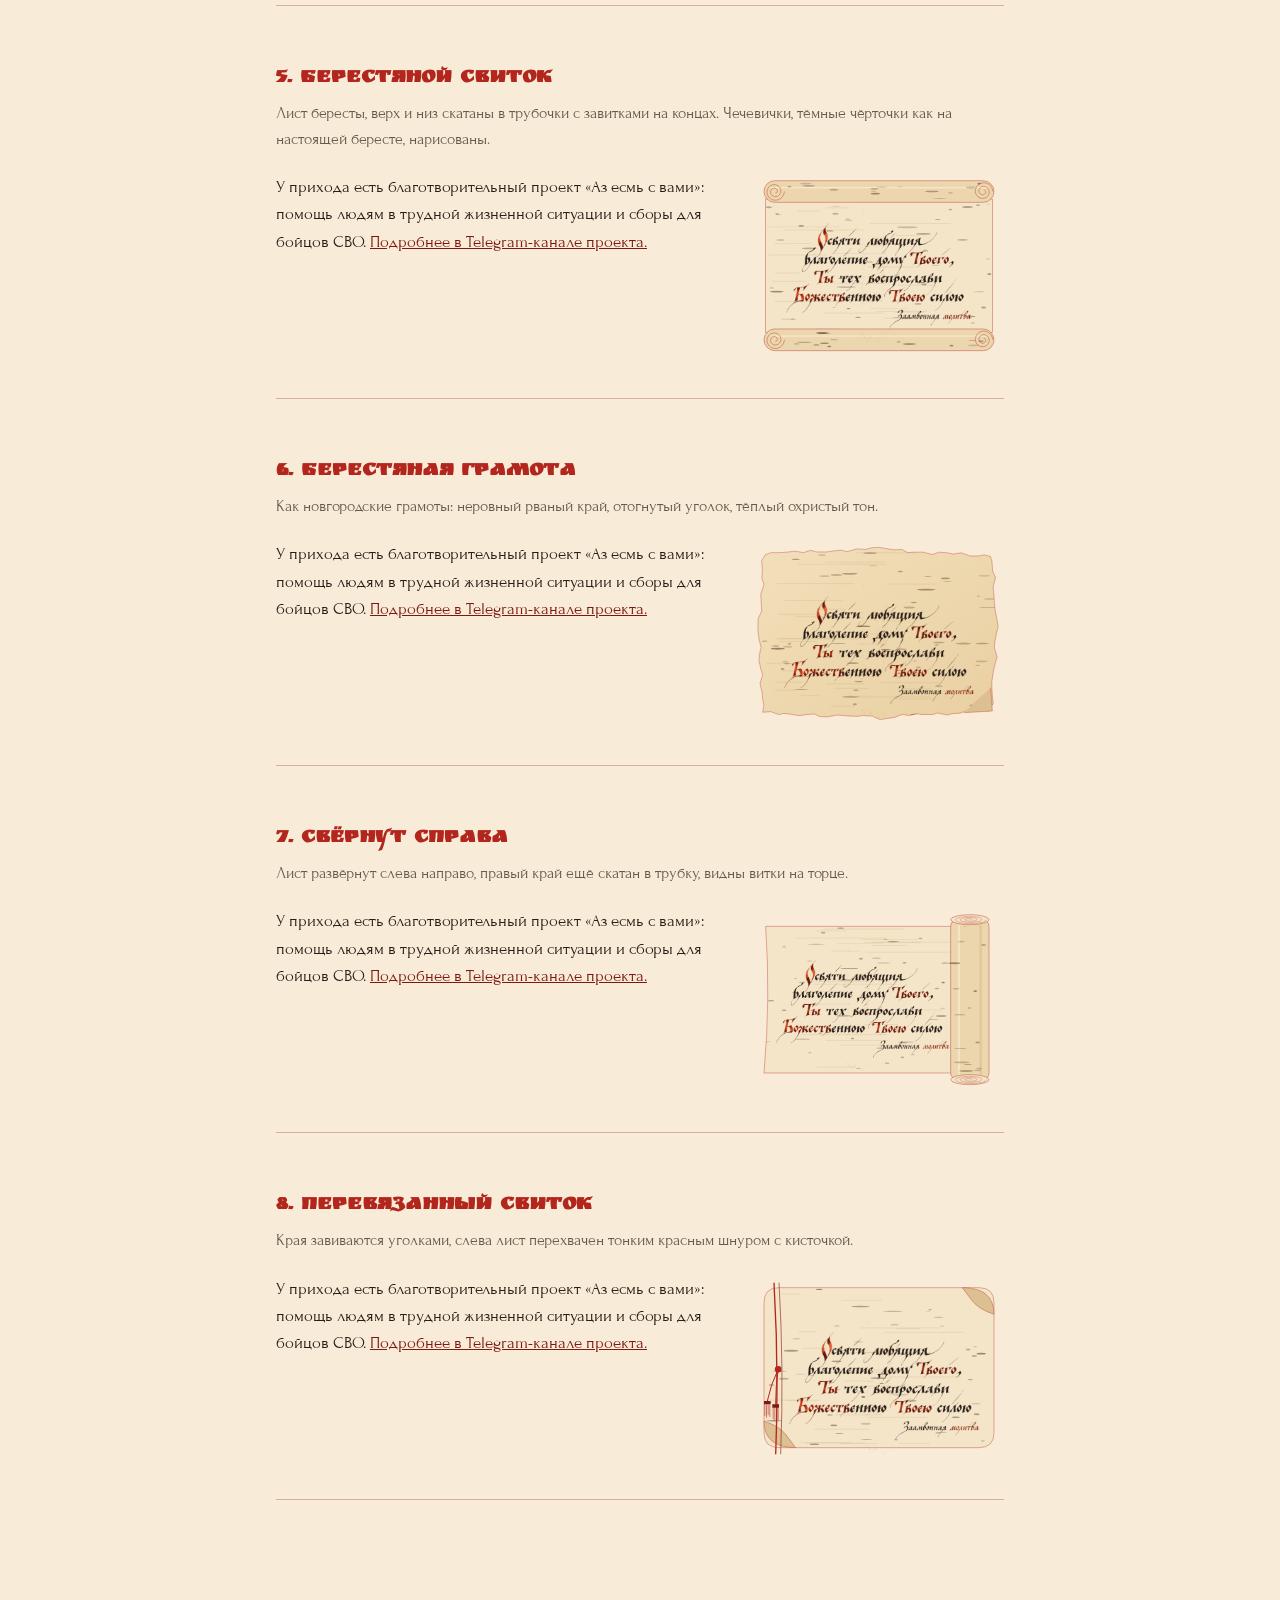
<file: svitki.html>
<!doctype html>
<html lang="ru">
<head>
<meta charset="utf-8">
<meta name="viewport" content="width=device-width,initial-scale=1">
<title>Подложка цитаты · варианты</title>
<link rel="preconnect" href="https://fonts.googleapis.com">
<link rel="preconnect" href="https://fonts.gstatic.com" crossorigin>
<link href="https://fonts.googleapis.com/css2?family=Ruslan+Display&family=Forum&display=swap" rel="stylesheet">
<link rel="stylesheet" href="site.css?v=11">
<style>
body{padding:0 0 60px}
.wrap{max-width:760px;margin:0 auto;padding:32px 16px 0}
h1{font-family:'Ruslan Display',serif;color:var(--red);font-size:32px;margin:0 0 8px}
.intro{color:var(--mute);font-size:17px;margin:0 0 36px}
.v{margin:0 0 56px;padding:0 0 40px;border-bottom:1px solid var(--line)}
.v h2{font-family:'Ruslan Display',serif;color:var(--red);font-size:22px;margin:0 0 4px}
.v .about{color:var(--mute);font-size:16px;margin:0 0 22px;display:block;max-width:none;padding:0}
.demo{display:flow-root;font-size:17px;line-height:1.6}
.demo p{margin:0}
.demo a{color:var(--deep)}
.q{float:right;width:250px;margin:0 0 0 26px;position:relative}
.q img{display:block;width:100%;height:auto;position:relative}
@media (max-width:600px){.q{width:52%;margin-left:14px}}

/* 1. Scroll with rolled ends, drawn in thin red line */
.v1 .q{padding:16px 30px 14px}
.v1 .q::before{content:'';position:absolute;inset:0;background:url("data:image/svg+xml,%3Csvg xmlns='http://www.w3.org/2000/svg' viewBox='0 0 300 220' preserveAspectRatio='none'%3E%3Cpath d='M22 14 H278 V206 H22 Z' fill='%23fbf1df' stroke='%23b3261e' stroke-width='.8' vector-effect='non-scaling-stroke'/%3E%3Crect x='6' y='6' width='22' height='208' rx='11' fill='%23f1dfc0' stroke='%23b3261e' stroke-width='.8' vector-effect='non-scaling-stroke'/%3E%3Crect x='272' y='6' width='22' height='208' rx='11' fill='%23f1dfc0' stroke='%23b3261e' stroke-width='.8' vector-effect='non-scaling-stroke'/%3E%3Cpath d='M12 20 V200 M288 20 V200' stroke='%23b3261e' stroke-opacity='.35' stroke-width='.6' vector-effect='non-scaling-stroke'/%3E%3C/svg%3E") center/100% 100% no-repeat}

/* 2. Charter: pale sheet with the emerald band at top and bottom */
.v2 .q{padding:26px 18px 24px;background:var(--paper-2);box-shadow:0 0 0 1px rgba(179,38,30,.25)}
.v2 .q::before,.v2 .q::after{content:'';position:absolute;left:0;right:0;height:12px;
  background:url(uzor-izumrud.png) center/auto 100% repeat-x}
.v2 .q::before{top:6px}.v2 .q::after{bottom:6px}

/* 3. Book frame: thin double red rule with small rhombuses in the corners */
.v3 .q{padding:20px 20px 16px;background:var(--paper-2);border:1px solid var(--red);outline:1px solid rgba(179,38,30,.45);outline-offset:-6px}
.v3 .q i{position:absolute;width:9px;height:9px;background:var(--red);transform:rotate(45deg)}
.v3 .q i:nth-of-type(1){top:-5px;left:-5px}.v3 .q i:nth-of-type(2){top:-5px;right:-5px}
.v3 .q i:nth-of-type(3){bottom:-5px;left:-5px}.v3 .q i:nth-of-type(4){bottom:-5px;right:-5px}

/* 4. Birch bark: an uneven pale sheet with faint short marks, drawn */
.v4 .q{padding:20px 22px 16px}
.v4 .q::before{content:'';position:absolute;inset:0;background:url("data:image/svg+xml,%3Csvg xmlns='http://www.w3.org/2000/svg' viewBox='0 0 300 220' preserveAspectRatio='none'%3E%3Cpath d='M8 12 Q60 4 120 10 T230 8 Q270 6 292 14 Q296 60 290 110 T294 206 Q240 214 170 208 T60 212 Q24 214 8 206 Q4 150 9 100 T8 12 Z' fill='%23f6e7cc' stroke='%23b3261e' stroke-opacity='.55' stroke-width='.8' vector-effect='non-scaling-stroke'/%3E%3Cg stroke='%237d1712' stroke-opacity='.22' stroke-width='1.4' stroke-linecap='round' vector-effect='non-scaling-stroke'%3E%3Cpath d='M30 34h18M120 28h12M210 38h22M60 70h10M250 66h14M24 120h14M268 132h12M40 176h20M150 190h16M236 184h18M100 196h10'/%3E%3C/g%3E%3C/svg%3E") center/100% 100% no-repeat}

/* 5-8: birch-bark scrolls drawn in SVG; the box keeps the drawing's proportions */
.bb .q{aspect-ratio:300/220;padding:0}
.bb .q svg{position:absolute;inset:0;width:100%;height:100%;overflow:visible}
.bb .q img{position:absolute;left:var(--l,14%);top:var(--t,20%);width:calc(100% - var(--l,14%) - var(--r,10%));height:auto}
</style>
</head>
<body>
<div class="wrap">
<h1>Подложка под цитату</h1>
<p class="intro">Восемь вариантов, все нарисованы в стиле сайта. Первые четыре построены на тонкой красной линии, ромбе и изумрудной ленте, с пятого по восьмой это береста.</p>

<section class="v v1"><h2>1. Свиток</h2><span class="about">Развёрнутый лист со скатанными краями слева и справа, всё тонкой красной линией.</span></section>
<section class="v v2"><h2>2. Грамота</h2><span class="about">Светлый лист, сверху и снизу узкая изумрудная лента, как на сайте.</span></section>
<section class="v v3"><h2>3. Книжная рамка</h2><span class="about">Двойная тонкая красная линия, по углам маленькие красные ромбы.</span></section>
<section class="v v4"><h2>4. Береста</h2><span class="about">Лист с неровным краем и редкими короткими чёрточками, как на бересте, без фотографии.</span></section>
<section class="v bb v5" data-k="5" style="--l:12%;--r:12%;--t:18%"><h2>5. Берестяной свиток</h2><span class="about">Лист бересты, верх и низ скатаны в трубочки с завитками на концах. Чечевички, тёмные чёрточки как на настоящей бересте, нарисованы.</span></section>
<section class="v bb v6" data-k="6" style="--l:11%;--r:11%;--t:21%"><h2>6. Берестяная грамота</h2><span class="about">Как новгородские грамоты: неровный рваный край, отогнутый уголок, тёплый охристый тон.</span></section>
<section class="v bb v7" data-k="7" style="--l:8%;--r:21%;--t:20%"><h2>7. Свёрнут справа</h2><span class="about">Лист развёрнут слева направо, правый край ещё скатан в трубку, видны витки на торце.</span></section>
<section class="v bb v8" data-k="8" style="--l:13%;--r:9%;--t:22%"><h2>8. Перевязанный свиток</h2><span class="about">Края завиваются уголками, слева лист перехвачен тонким красным шнуром с кисточкой.</span></section>
</div>
<script>
document.querySelectorAll('.v').forEach(function(s){
  var d=document.createElement('div');d.className='demo';
  d.innerHTML='<figure class="q"><i></i><i></i><i></i><i></i><img src="zaamvonnaya-ink.webp" alt="" width="1100" height="795"></figure>'+
  '<p>У прихода есть благотворительный проект «Аз есмь с вами»: помощь людям в трудной жизненной ситуации и сборы для бойцов СВО. <a href="#">Подробнее в Telegram-канале проекта.</a></p>';
  s.appendChild(d);
});

// Birch bark drawings
function rng(seed){return function(){seed|=0;seed=seed+0x6D2B79F5|0;var t=Math.imul(seed^seed>>>15,1|seed);t=t+Math.imul(t^t>>>7,61|t)^t;return((t^t>>>14)>>>0)/4294967296}}
var BARK='#f4e5c8',BARK2='#ecd6ae',SHADE='#dcc092',LINE='#b3261e',LEN='#4a2e22';
function lent(R,x0,y0,x1,y1,n){var o='';for(var i=0;i<n;i++){var x=x0+R()*(x1-x0),y=y0+R()*(y1-y0),l=4+R()*R()*24,h=.9+R()*1.6;
  o+='<ellipse cx="'+x.toFixed(1)+'" cy="'+y.toFixed(1)+'" rx="'+(l/2).toFixed(1)+'" ry="'+(h/2).toFixed(2)+'" fill="'+LEN+'" opacity="'+(.18+R()*.35).toFixed(2)+'"/>'}return o}
function fib(R,x0,y0,x1,y1,n){var o='';for(var i=0;i<n;i++){var y=y0+R()*(y1-y0),x=x0+R()*(x1-x0)*.6;o+='<path d="M'+x.toFixed(1)+' '+y.toFixed(1)+'h'+(20+R()*90).toFixed(0)+'" stroke="#a9875a" stroke-width=".5" opacity=".35"/>'}return o}
function edge(R,pts,j){// jitter a closed polygon to look torn
  var o='';for(var i=0;i<pts.length;i++){var a=pts[i],b=pts[(i+1)%pts.length],n=Math.max(2,Math.round(Math.hypot(b[0]-a[0],b[1]-a[1])/9));
    for(var k=0;k<n;k++){var t=k/n,x=a[0]+(b[0]-a[0])*t,y=a[1]+(b[1]-a[1])*t;x+=(R()-.5)*j;y+=(R()-.5)*j;o+=(o?'L':'M')+x.toFixed(1)+' '+y.toFixed(1)}}
  return o+'Z'}
function spiral(cx,cy,r,turns,dir){var o='',N=60;for(var i=0;i<=N;i++){var t=i/N,a=t*turns*6.283*dir,rr=r*(1-t*.82);o+=(i?'L':'M')+(cx+rr*Math.cos(a)).toFixed(1)+' '+(cy+rr*Math.sin(a)).toFixed(1)}return o}
var DRAW={
 5:function(R){var s='<defs><clipPath id="c5"><rect x="14" y="30" width="272" height="160"/></clipPath></defs>';
   s+='<rect x="14" y="30" width="272" height="160" fill="'+BARK+'" stroke="'+LINE+'" stroke-opacity=".55" stroke-width=".8"/>';
   s+='<g clip-path="url(#c5)">'+fib(R,14,34,286,186,22)+lent(R,16,34,284,186,46)+'</g>';
   [[8,34],[186,212]].forEach(function(y){var y0=y[0],y1=y[1],cy=(y0+y1)/2,r=(y1-y0)/2;
     s+='<rect x="12" y="'+y0+'" width="276" height="'+(y1-y0)+'" rx="'+r+'" fill="'+BARK2+'" stroke="'+LINE+'" stroke-opacity=".6" stroke-width=".8"/>';
     s+='<path d="M20 '+(cy-r*.35)+'H280" stroke="#fff6e8" stroke-opacity=".7" stroke-width="1.2"/>'+lent(R,26,y0+3,274,y1-3,14);
     s+='<path d="'+spiral(12+r,cy,r-1.5,2.2,1)+'" fill="none" stroke="'+LINE+'" stroke-opacity=".6" stroke-width=".8"/>';
     s+='<path d="'+spiral(288-r,cy,r-1.5,2.2,-1)+'" fill="none" stroke="'+LINE+'" stroke-opacity=".6" stroke-width=".8"/>'});
   return s},
 6:function(R){var d=edge(R,[[12,16],[150,10],[286,18],[292,110],[284,204],[150,212],[10,206],[6,110]],5);
   var s='<defs><clipPath id="c6"><path d="'+d+'"/></clipPath><linearGradient id="g6" x1="0" y1="0" x2="1" y2="1"><stop offset="0" stop-color="#f2dfba"/><stop offset="1" stop-color="#e9d0a2"/></linearGradient></defs>';
   s+='<path d="'+d+'" fill="url(#g6)" stroke="'+LINE+'" stroke-opacity=".5" stroke-width=".8"/>';
   s+='<g clip-path="url(#c6)">'+fib(R,8,14,292,208,30)+lent(R,8,14,292,208,60)+'</g>';
   s+='<path d="M252 206 L284 176 L286 204 Z" fill="'+SHADE+'" stroke="'+LINE+'" stroke-opacity=".5" stroke-width=".8"/>';
   s+='<path d="M252 206 L284 176" stroke="#fff6e8" stroke-opacity=".6"/>';
   return s},
 7:function(R){var s='<defs><clipPath id="c7"><path d="M14 22 Q20 110 12 198 L240 198 L240 22 Z"/></clipPath></defs>';
   s+='<path d="M14 22 Q20 110 12 198 L240 198 L240 22 Z" fill="'+BARK+'" stroke="'+LINE+'" stroke-opacity=".55" stroke-width=".8"/>';
   s+='<g clip-path="url(#c7)">'+fib(R,12,24,240,196,20)+lent(R,14,24,240,196,40)+'</g>';
   s+='<rect x="236" y="14" width="46" height="192" rx="8" fill="'+BARK2+'" stroke="'+LINE+'" stroke-opacity=".6" stroke-width=".8"/>';
   s+='<path d="M246 20V200" stroke="#fff6e8" stroke-opacity=".7" stroke-width="1.4"/><path d="M272 20V200" stroke="'+SHADE+'" stroke-width="3" opacity=".6"/>';
   s+=lent(R,240,22,280,198,16);
   [14,206].forEach(function(y){s+='<ellipse cx="259" cy="'+y+'" rx="23" ry="6" fill="'+BARK+'" stroke="'+LINE+'" stroke-opacity=".6" stroke-width=".8"/>';
     var o='',N=70;for(var i=0;i<=N;i++){var t=i/N,a=t*3*6.283,rr=1-t*.85;o+=(i?'L':'M')+(259+20*rr*Math.cos(a)).toFixed(1)+' '+(y+5*rr*Math.sin(a)).toFixed(1)}
     s+='<path d="'+o+'" fill="none" stroke="'+LINE+'" stroke-opacity=".55" stroke-width=".6"/>'});
   return s},
 8:function(R){var d='M30 14 H270 Q288 14 288 32 V188 Q288 206 270 206 H30 Q12 206 12 188 V32 Q12 14 30 14Z';
   var s='<defs><clipPath id="c8"><path d="'+d+'"/></clipPath></defs><path d="'+d+'" fill="'+BARK+'" stroke="'+LINE+'" stroke-opacity=".55" stroke-width=".8"/>';
   s+='<g clip-path="url(#c8)">'+fib(R,12,16,288,204,24)+lent(R,12,16,288,204,50)+'</g>';
   // curled corners: top-right and bottom-left
   s+='<path d="M250 14 Q288 14 288 46 Q270 40 262 30 Q256 22 250 14Z" fill="'+SHADE+'" stroke="'+LINE+'" stroke-opacity=".55" stroke-width=".8"/>';
   s+='<path d="M50 206 Q12 206 12 174 Q30 180 38 190 Q44 198 50 206Z" fill="'+SHADE+'" stroke="'+LINE+'" stroke-opacity=".55" stroke-width=".8"/>';
   // red cord around the left side with a tassel
   s+='<path d="M24 8 Q30 110 26 214" stroke="'+LINE+'" stroke-width="1.6" fill="none"/><path d="M30 8 Q36 110 32 214" stroke="#7d1712" stroke-width="1" fill="none" opacity=".7"/>';
   s+='<circle cx="29" cy="112" r="4" fill="'+LINE+'"/><path d="M29 112 Q20 130 16 150 M29 112 Q26 132 26 154" stroke="'+LINE+'" stroke-width="1.2" fill="none"/>';
   s+='<path d="M12 150 h8 v4 h-8z M22 154 h8 v4 h-8z" fill="#7d1712"/><path d="M13 154v14M15 154v16M17 154v13M19 154v15M23 158v14M25 158v16M27 158v13M29 158v15" stroke="'+LINE+'" stroke-width=".7"/>';
   return s}
};
document.querySelectorAll('.bb').forEach(function(sec){var k=sec.dataset.k,q=sec.querySelector('.q');
  q.insertAdjacentHTML('afterbegin','<svg viewBox="0 0 300 220" preserveAspectRatio="none" aria-hidden="true">'+DRAW[k](rng(+k*977))+'</svg>');});
</script>
</body>
</html>
</file>
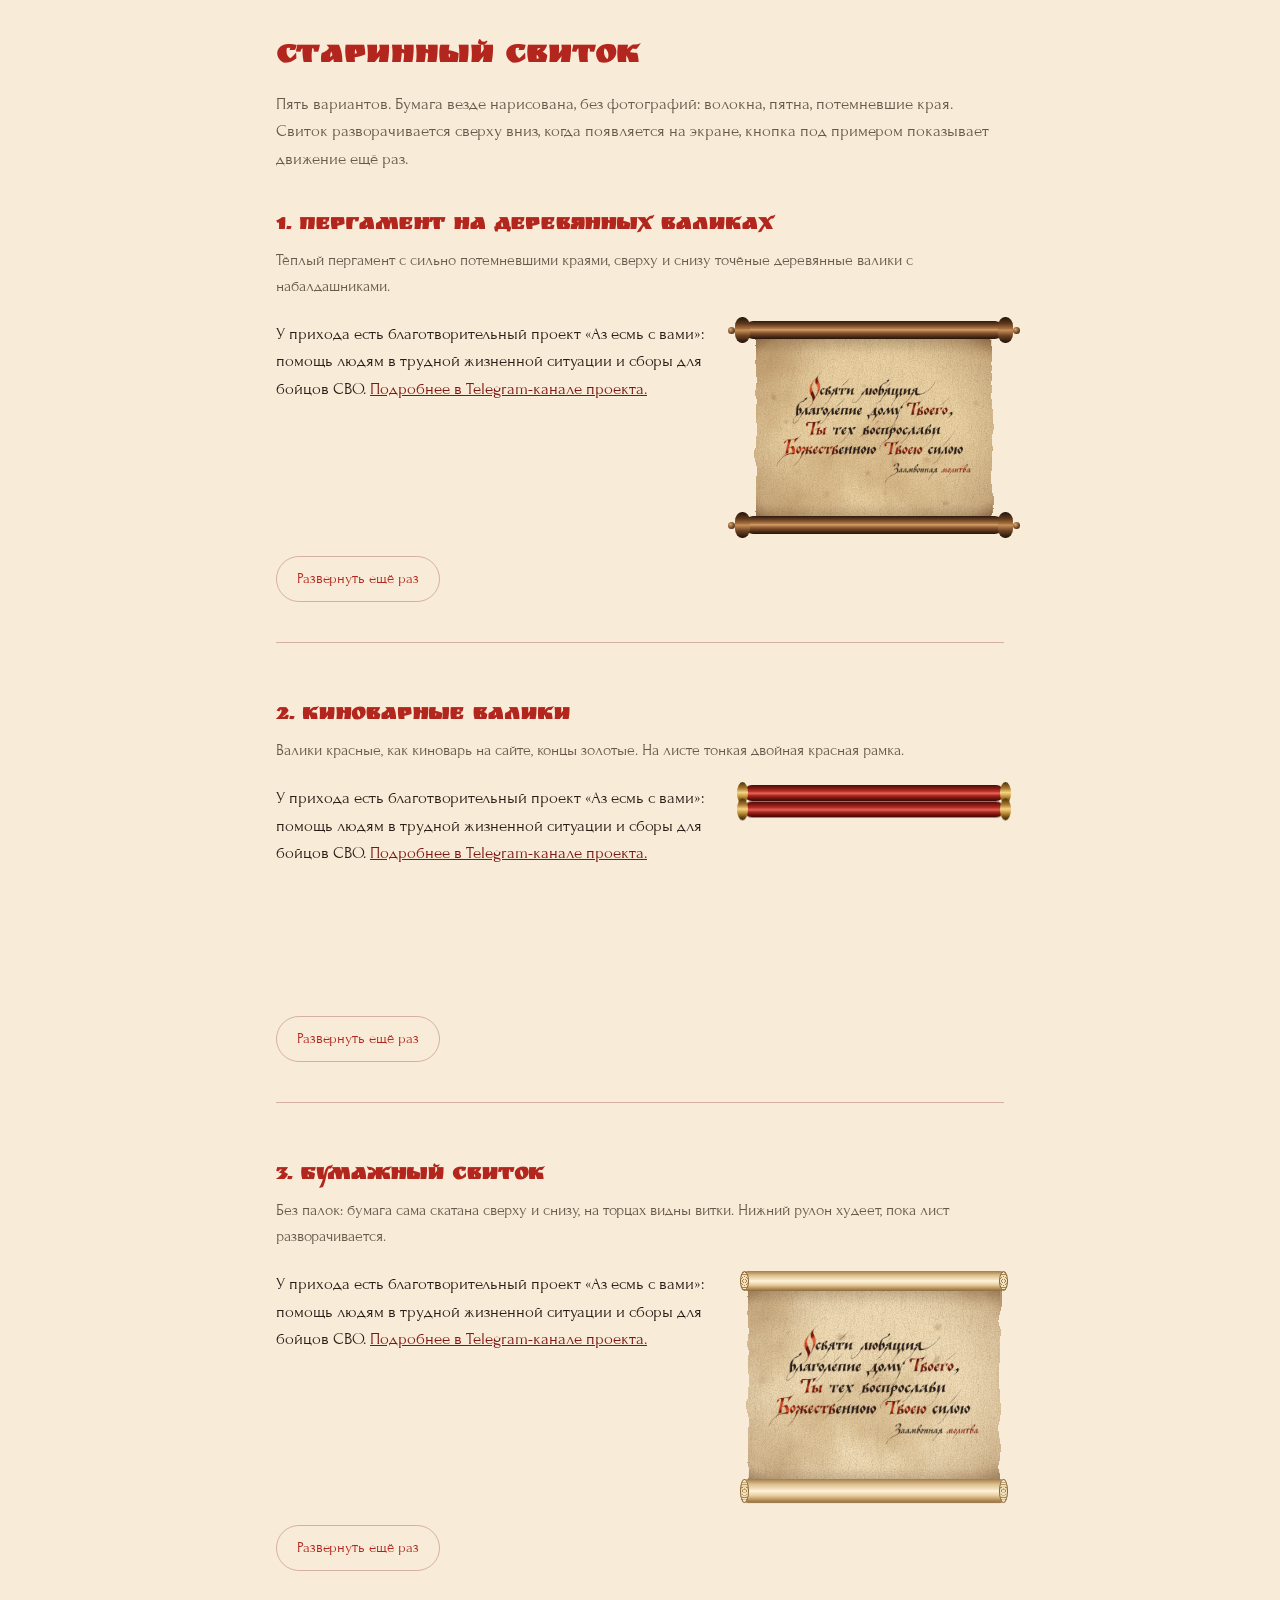
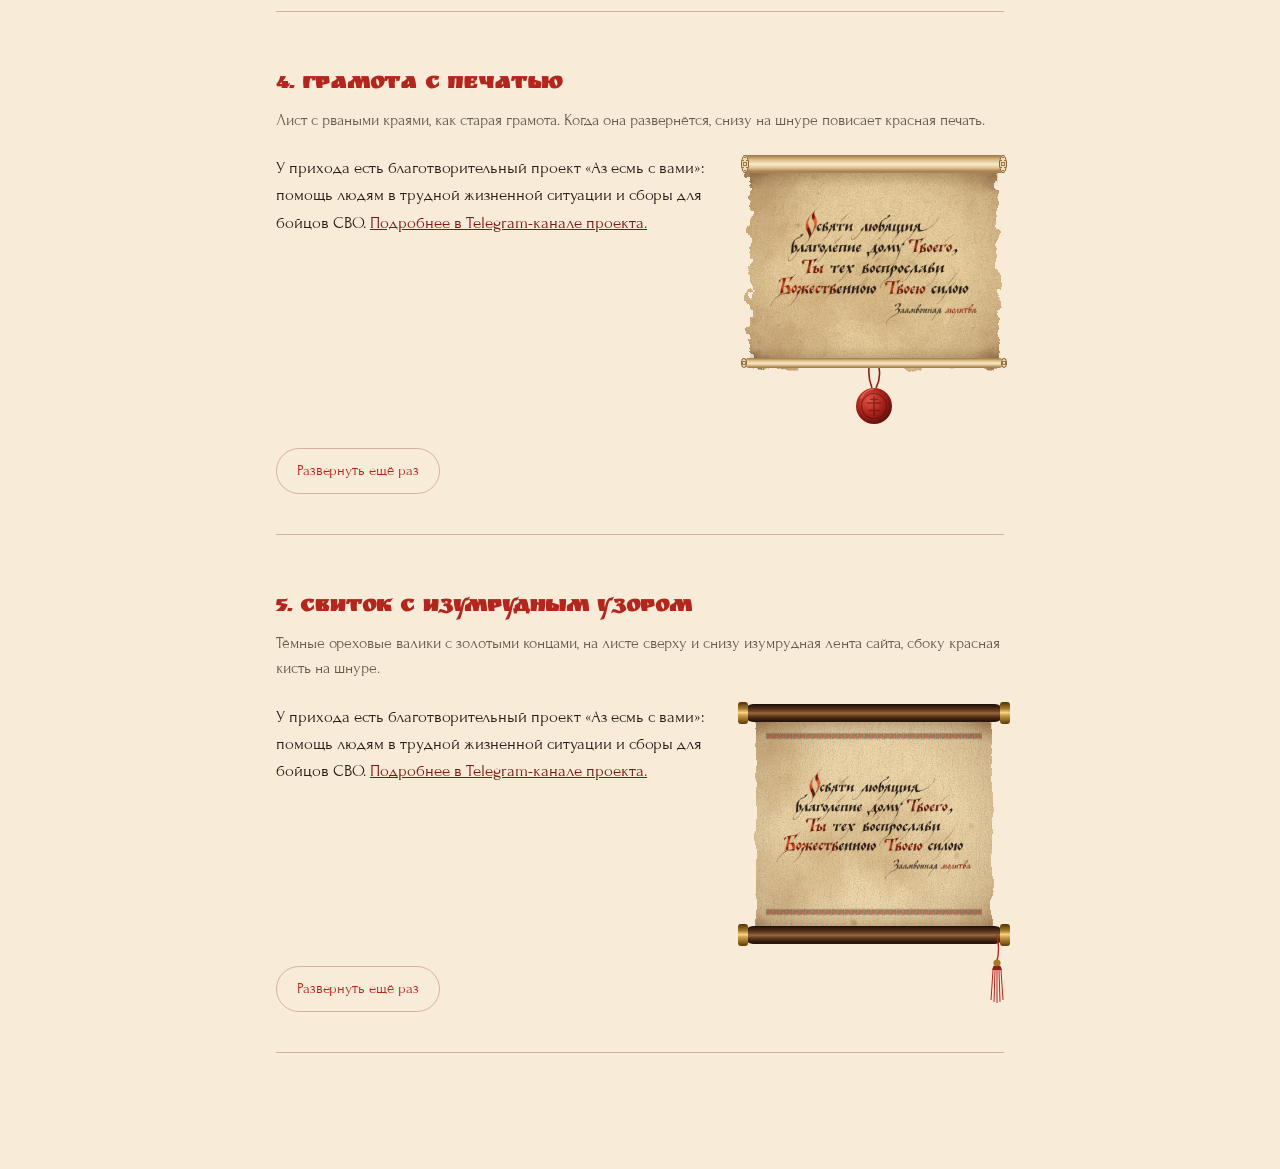
<file: svitok.html>
<!doctype html>
<html lang="ru">
<head>
<meta charset="utf-8">
<meta name="viewport" content="width=device-width,initial-scale=1">
<title>Старинный свиток · варианты</title>
<link rel="preconnect" href="https://fonts.googleapis.com">
<link rel="preconnect" href="https://fonts.gstatic.com" crossorigin>
<link href="https://fonts.googleapis.com/css2?family=Ruslan+Display&family=Forum&display=swap" rel="stylesheet">
<link rel="stylesheet" href="site.css?v=11">
<style>
body{padding:0 0 60px}
.wrap{max-width:760px;margin:0 auto;padding:32px 16px 0}
h1{font-family:'Ruslan Display',serif;color:var(--red);font-size:32px;margin:0 0 8px}
.intro{color:var(--mute);font-size:17px;margin:0 0 36px}
.v{margin:0 0 56px;padding:0 0 40px;border-bottom:1px solid var(--line)}
.v h2{font-family:'Ruslan Display',serif;color:var(--red);font-size:22px;margin:0 0 4px}
.v .about{color:var(--mute);font-size:16px;margin:0 0 22px;display:block}
.demo{display:flow-root;font-size:17px;line-height:1.6}
.demo p{margin:0}
.demo a{color:var(--deep)}
.again{clear:both;display:inline-block;margin:22px 0 0;font:inherit;font-size:15px;background:none;border:1px solid var(--line);border-radius:999px;padding:10px 20px;color:var(--red);cursor:pointer}

/* scroll skeleton */
.sc{float:right;width:260px;margin:0 0 0 26px;position:relative;--rh:18px;--side:12px;--dur:1.9s;--pc:#ecd8b0;--burnA:.55}
.sc .roll{position:relative;z-index:3;height:var(--rh);border-radius:calc(var(--rh) / 2)}
.sc .top{margin-bottom:calc(var(--rh) * -.45)}
.sc .bot{margin-top:calc(var(--rh) * -.45);transform:translateY(calc(-1 * var(--h,200px)));will-change:transform}
.sc .sheet{position:relative;z-index:1;margin:0 var(--side);padding:calc(var(--rh) * .45 + 16px) 18px calc(var(--rh) * .45 + 16px);
  clip-path:inset(0 -30px 100% -30px)}
.sc .sheet img{display:block;width:100%;height:auto;position:relative;z-index:2}
.sc .pp{position:absolute;inset:0;width:100%;height:100%;overflow:visible;z-index:0}
.sc.on .sheet{animation:unroll var(--dur) cubic-bezier(.5,.05,.25,1) forwards}
.sc.on .bot{animation:drop var(--dur) cubic-bezier(.5,.05,.25,1) forwards}
@keyframes unroll{to{clip-path:inset(0 -30px -10px -30px)}}
@keyframes drop{to{transform:none}}
/* shadow the rollers cast on the paper */
.sc .sheet::before{content:'';position:absolute;inset:0;z-index:1;pointer-events:none;
  background:linear-gradient(rgba(60,30,10,.28),rgba(60,30,10,0) 22px),linear-gradient(0deg,rgba(60,30,10,.24),rgba(60,30,10,0) 20px)}
@media (max-width:600px){.sc{width:54%;margin-left:14px;--side:8px}.sc .sheet{padding-left:10px;padding-right:10px}}
@media (prefers-reduced-motion:reduce){.sc .sheet{clip-path:none!important;animation:none!important}.sc .bot{transform:none!important;animation:none!important}.sc .seal{opacity:1!important;transform:none!important}}

/* 1. Parchment on turned wooden rods */
.s1{--pc:#ead2a4;--burnA:.75}
.s1 .roll{background:linear-gradient(#2c190c,#6e4424 22%,#b07a48 42%,#d39e66 48%,#8a5530 66%,#4a2b15 86%,#24130a)}
.s1 .roll::before,.s1 .roll::after{content:'';position:absolute;top:-4px;width:15px;height:calc(var(--rh) + 8px);border-radius:7px 7px 7px 7px / 9px 9px 9px 9px;
  background:linear-gradient(#24130a,#5d371b 25%,#a8703f 45%,#c99258 50%,#6e4424 72%,#1f1008)}
.s1 .roll::before{left:-9px}.s1 .roll::after{right:-9px}
.s1 .roll i{position:absolute;top:50%;width:7px;height:7px;margin-top:-3.5px;border-radius:50%;background:radial-gradient(circle at 35% 35%,#d9a66c,#5a3218 70%)}
.s1 .roll i:first-child{left:-16px}.s1 .roll i:last-child{right:-16px}

/* 2. Cinnabar rods with gold caps, thin red frame on the sheet */
.s2{--pc:#f0dfbd;--burnA:.45;--rh:16px}
.s2 .roll{background:linear-gradient(#4a0b08,#8f1c16 25%,#c9382e 44%,#ea6e62 50%,#a62219 68%,#5e0f0b 88%,#3a0806)}
.s2 .roll::before,.s2 .roll::after{content:'';position:absolute;top:-3px;width:11px;height:calc(var(--rh) + 6px);border-radius:50%;
  background:linear-gradient(#4f3209,#a7782a 28%,#f3d488 48%,#d7a94a 60%,#6e4a12 85%,#3e2706)}
.s2 .roll::before{left:-7px}.s2 .roll::after{right:-7px}
.s2 .sheet::after{content:'';position:absolute;z-index:1;inset:calc(var(--rh) * .45 + 7px) 8px;border:1px solid rgba(179,38,30,.6);box-shadow:inset 0 0 0 3px rgba(240,223,189,0),inset 0 0 0 4px rgba(179,38,30,.3)}

/* 3. Paper rolled on itself, spiral ends */
.s3{--pc:#efdcb6;--burnA:.6;--side:4px;--rh:20px}
.s3 .roll{border-radius:4px;background:linear-gradient(#a37c4a,#dcc08e 22%,#f6e6c4 44%,#fff4dc 50%,#e6cc9c 70%,#b58e58 88%,#8c6a3c)}
.s3 .bot{height:24px;transform:translateY(calc(-1 * var(--h,200px))) scaleY(1.7)}
.s3.on .bot{animation-name:drop3}
@keyframes drop3{to{transform:none}}
.s3 .roll::before,.s3 .roll::after{content:'';position:absolute;top:0;bottom:0;width:9px;border-radius:50%;
  background:repeating-radial-gradient(circle at 50% 50%,#f3e2be 0 1.6px,#a8834f 1.6px 2.3px);box-shadow:inset 0 0 0 1px #8c6a3c}
.s3 .roll::before{left:-4px}.s3 .roll::after{right:-4px}

/* 4. Charter with a hanging seal */
.s4{--pc:#e8cf9e;--burnA:.7;--side:6px;padding-bottom:58px}
.s4 .roll{border-radius:4px;background:linear-gradient(#9c7442,#d6b880 24%,#f1dfb6 46%,#fbeccd 50%,#dfc391 72%,#aa8350 90%)}
.s4 .roll::before,.s4 .roll::after{content:'';position:absolute;top:0;bottom:0;width:8px;border-radius:50%;
  background:repeating-radial-gradient(circle,#efdcb2 0 1.5px,#9e7848 1.5px 2.2px);box-shadow:inset 0 0 0 1px #87643a}
.s4 .roll::before{left:-3px}.s4 .roll::after{right:-3px}
.s4 .bot{height:10px;border-radius:5px}
.s4 .bot::before,.s4 .bot::after{width:6px}
.s4 .seal{position:absolute;left:50%;bottom:0;width:44px;height:58px;margin-left:-22px;opacity:0;transform:translateY(-14px) rotate(-6deg);transform-origin:50% 0}
.s4.on .seal{animation:seal .7s cubic-bezier(.3,1.4,.5,1) forwards;animation-delay:calc(var(--dur) - .1s)}
@keyframes seal{to{opacity:1;transform:none}}

/* 5. Walnut rods, emerald ornament, cord with tassel */
.s5{--pc:#ecd7ab;--burnA:.6}
.s5 .roll{background:linear-gradient(#1d0f07,#4a2a15 24%,#7d4f2c 44%,#9c6a40 50%,#5a341a 70%,#2a160a 90%)}
.s5 .roll::before,.s5 .roll::after{content:'';position:absolute;top:-2px;width:10px;height:calc(var(--rh) + 4px);border-radius:3px;
  background:linear-gradient(#4f3209,#a7782a 30%,#f3d488 48%,#c99a3e 62%,#5a3a0c)}
.s5 .roll::before{left:-6px}.s5 .roll::after{right:-6px}
.s5 .sheet{padding-top:calc(var(--rh) * .45 + 30px);padding-bottom:calc(var(--rh) * .45 + 30px)}
.s5 .sheet::after{content:'';position:absolute;z-index:1;left:10px;right:10px;top:calc(var(--rh) * .45 + 9px);bottom:calc(var(--rh) * .45 + 9px);
  background:url(uzor-izumrud.png) center top/auto 10px repeat-x,url(uzor-izumrud.png) center bottom/auto 10px repeat-x}
.s5 .tassel{position:absolute;right:-4px;top:50%;width:22px;height:70px;overflow:visible}
</style>
</head>
<body>
<svg width="0" height="0" style="position:absolute" aria-hidden="true">
  <defs>
    <filter id="grain" x="0" y="0" width="100%" height="100%">
      <feTurbulence type="fractalNoise" baseFrequency=".85" numOctaves="2" seed="3"/>
      <feColorMatrix values="0 0 0 0 .33  0 0 0 0 .2  0 0 0 0 .09  1.4 0 0 0 -.55"/>
    </filter>
    <filter id="fiber" x="0" y="0" width="100%" height="100%">
      <feTurbulence type="fractalNoise" baseFrequency=".9 .035" numOctaves="2" seed="8"/>
      <feColorMatrix values="0 0 0 0 .45  0 0 0 0 .3  0 0 0 0 .15  1.6 0 0 0 -.8"/>
    </filter>
    <filter id="stain" x="0" y="0" width="100%" height="100%">
      <feTurbulence type="fractalNoise" baseFrequency=".011" numOctaves="4" seed="11"/>
      <feColorMatrix values="0 0 0 0 .5  0 0 0 0 .3  0 0 0 0 .12  2.6 0 0 0 -1.25"/>
    </filter>
    <filter id="soft"><feGaussianBlur stdDeviation="1.2"/></filter>
    <filter id="rough" x="-5%" y="-2%" width="110%" height="104%">
      <feTurbulence type="fractalNoise" baseFrequency=".045" numOctaves="3" seed="5" result="n"/>
      <feDisplacementMap in="SourceGraphic" in2="n" scale="7" xChannelSelector="R" yChannelSelector="G"/>
    </filter>
    <filter id="torn" x="-6%" y="-3%" width="112%" height="106%">
      <feTurbulence type="fractalNoise" baseFrequency=".07" numOctaves="4" seed="21" result="n"/>
      <feDisplacementMap in="SourceGraphic" in2="n" scale="18" xChannelSelector="R" yChannelSelector="G"/>
    </filter>
    <radialGradient id="vig" cx=".5" cy=".5" r=".72">
      <stop offset=".5" stop-color="#6b3d1a" stop-opacity="0"/>
      <stop offset=".85" stop-color="#6b3d1a" stop-opacity=".35"/>
      <stop offset="1" stop-color="#4a250d" stop-opacity=".85"/>
    </radialGradient>
    <radialGradient id="wax" cx=".38" cy=".34" r=".7">
      <stop offset="0" stop-color="#e2574a"/><stop offset=".55" stop-color="#a8231a"/><stop offset="1" stop-color="#5e0f0b"/>
    </radialGradient>
  </defs>
</svg>
<div class="wrap">
<h1>Старинный свиток</h1>
<p class="intro">Пять вариантов. Бумага везде нарисована, без фотографий: волокна, пятна, потемневшие края. Свиток разворачивается сверху вниз, когда появляется на экране, кнопка под примером показывает движение ещё раз.</p>

<section class="v" data-s="1" data-edge="rough"><h2>1. Пергамент на деревянных валиках</h2><span class="about">Тёплый пергамент с сильно потемневшими краями, сверху и снизу точёные деревянные валики с набалдашниками.</span></section>
<section class="v" data-s="2" data-edge="rough"><h2>2. Киноварные валики</h2><span class="about">Валики красные, как киноварь на сайте, концы золотые. На листе тонкая двойная красная рамка.</span></section>
<section class="v" data-s="3" data-edge="rough"><h2>3. Бумажный свиток</h2><span class="about">Без палок: бумага сама скатана сверху и снизу, на торцах видны витки. Нижний рулон худеет, пока лист разворачивается.</span></section>
<section class="v" data-s="4" data-edge="torn"><h2>4. Грамота с печатью</h2><span class="about">Лист с рваными краями, как старая грамота. Когда она развернётся, снизу на шнуре повисает красная печать.</span></section>
<section class="v" data-s="5" data-edge="rough"><h2>5. Свиток с изумрудным узором</h2><span class="about">Тёмные ореховые валики с золотыми концами, на листе сверху и снизу изумрудная лента сайта, сбоку красная кисть на шнуре.</span></section>
</div>
<script>
function rng(seed){return function(){seed|=0;seed=seed+0x6D2B79F5|0;var t=Math.imul(seed^seed>>>15,1|seed);t=t+Math.imul(t^t>>>7,61|t)^t;return((t^t>>>14)>>>0)/4294967296}}
function spots(R,n){var o='';for(var i=0;i<n;i++){o+='<circle cx="'+(4+R()*92).toFixed(1)+'%" cy="'+(4+R()*92).toFixed(1)+'%" r="'+(.8+R()*R()*4.5).toFixed(1)+'" fill="#7a4a20" opacity="'+(.08+R()*.18).toFixed(2)+'" filter="url(#soft)"/>'}return o}
function paper(edge,R){return '<svg class="pp" aria-hidden="true"><g filter="url(#'+edge+')">'+
  '<rect width="100%" height="100%" style="fill:var(--pc)"/>'+
  '<rect width="100%" height="100%" filter="url(#stain)" opacity=".5"/>'+
  '<rect width="100%" height="100%" filter="url(#fiber)" opacity=".35"/>'+
  '<rect width="100%" height="100%" filter="url(#grain)" opacity=".45"/>'+spots(R,14)+
  '<rect width="100%" height="100%" fill="url(#vig)" style="opacity:var(--burnA)"/></g></svg>'}
var SEAL='<svg class="seal" viewBox="0 0 44 58" aria-hidden="true"><path d="M17 0 Q16 10 20 20 M27 0 Q29 10 24 20" stroke="#8f1c16" stroke-width="1.6" fill="none"/>'+
  '<circle cx="22" cy="38" r="18" fill="url(#wax)"/><circle cx="22" cy="38" r="12.5" fill="none" stroke="#5e0f0b" stroke-opacity=".55" stroke-width="1.2"/>'+
  '<path d="M22 29v18M15.5 35h13M17 42.5h10M18.5 31.5l7 0" stroke="#5e0f0b" stroke-opacity=".6" stroke-width="1.6" stroke-linecap="round"/>'+
  '<path d="M9 30 Q13 22 21 21" stroke="#ff9d8f" stroke-opacity=".45" stroke-width="1.6" fill="none" stroke-linecap="round"/></svg>';
var TASSEL='<svg class="tassel" viewBox="0 0 22 70" aria-hidden="true"><path d="M11 0 Q14 14 11 26" stroke="#b3261e" stroke-width="1.4" fill="none"/>'+
  '<circle cx="11" cy="28" r="3.6" fill="#a7782a"/><path d="M7.5 31h7l1.5 4h-10z" fill="#8f1c16"/>'+
  '<path d="M7 35l-2 30M9 35l-1 32M11 35v33M13 35l1 32M15 35l2 30" stroke="#b3261e" stroke-width="1"/></svg>';
var SIDE_KNOBS='<i></i><i></i>';

document.querySelectorAll('.v').forEach(function(s){
  var k=+s.dataset.s,R=rng(k*733);
  var d=document.createElement('div');d.className='demo';
  d.innerHTML='<figure class="sc s'+k+'"><div class="roll top">'+(k===1?SIDE_KNOBS:'')+'</div>'+
    '<div class="sheet">'+paper(s.dataset.edge,R)+'<img src="zaamvonnaya-ink.webp" alt="" width="1100" height="795"></div>'+
    '<div class="roll bot">'+(k===1?SIDE_KNOBS:'')+(k===5?TASSEL:'')+'</div>'+(k===4?SEAL:'')+'</figure>'+
    '<p>У прихода есть благотворительный проект «Аз есмь с вами»: помощь людям в трудной жизненной ситуации и сборы для бойцов СВО. <a href="#">Подробнее в Telegram-канале проекта.</a></p>';
  s.appendChild(d);
  var b=document.createElement('button');b.type='button';b.className='again';b.textContent='Развернуть ещё раз';s.appendChild(b);
  var f=d.querySelector('.sc');
  b.onclick=function(){f.classList.remove('on');void f.offsetWidth;f.classList.add('on')};
});
function measure(){document.querySelectorAll('.sc').forEach(function(f){var sh=f.querySelector('.sheet'),rh=f.querySelector('.bot').offsetHeight;
  f.style.setProperty('--h',(sh.offsetHeight-rh*.9)+'px')})}
measure();addEventListener('resize',measure);addEventListener('load',measure);
var io=new IntersectionObserver(function(es){es.forEach(function(e){if(e.isIntersecting){measure();e.target.classList.add('on');io.unobserve(e.target)}})},{threshold:.55});
document.querySelectorAll('.sc').forEach(function(f){var im=f.querySelector('img');if(im.complete)io.observe(f);else im.addEventListener('load',function(){measure();io.observe(f)})});
</script>
</body>
</html>
</file>
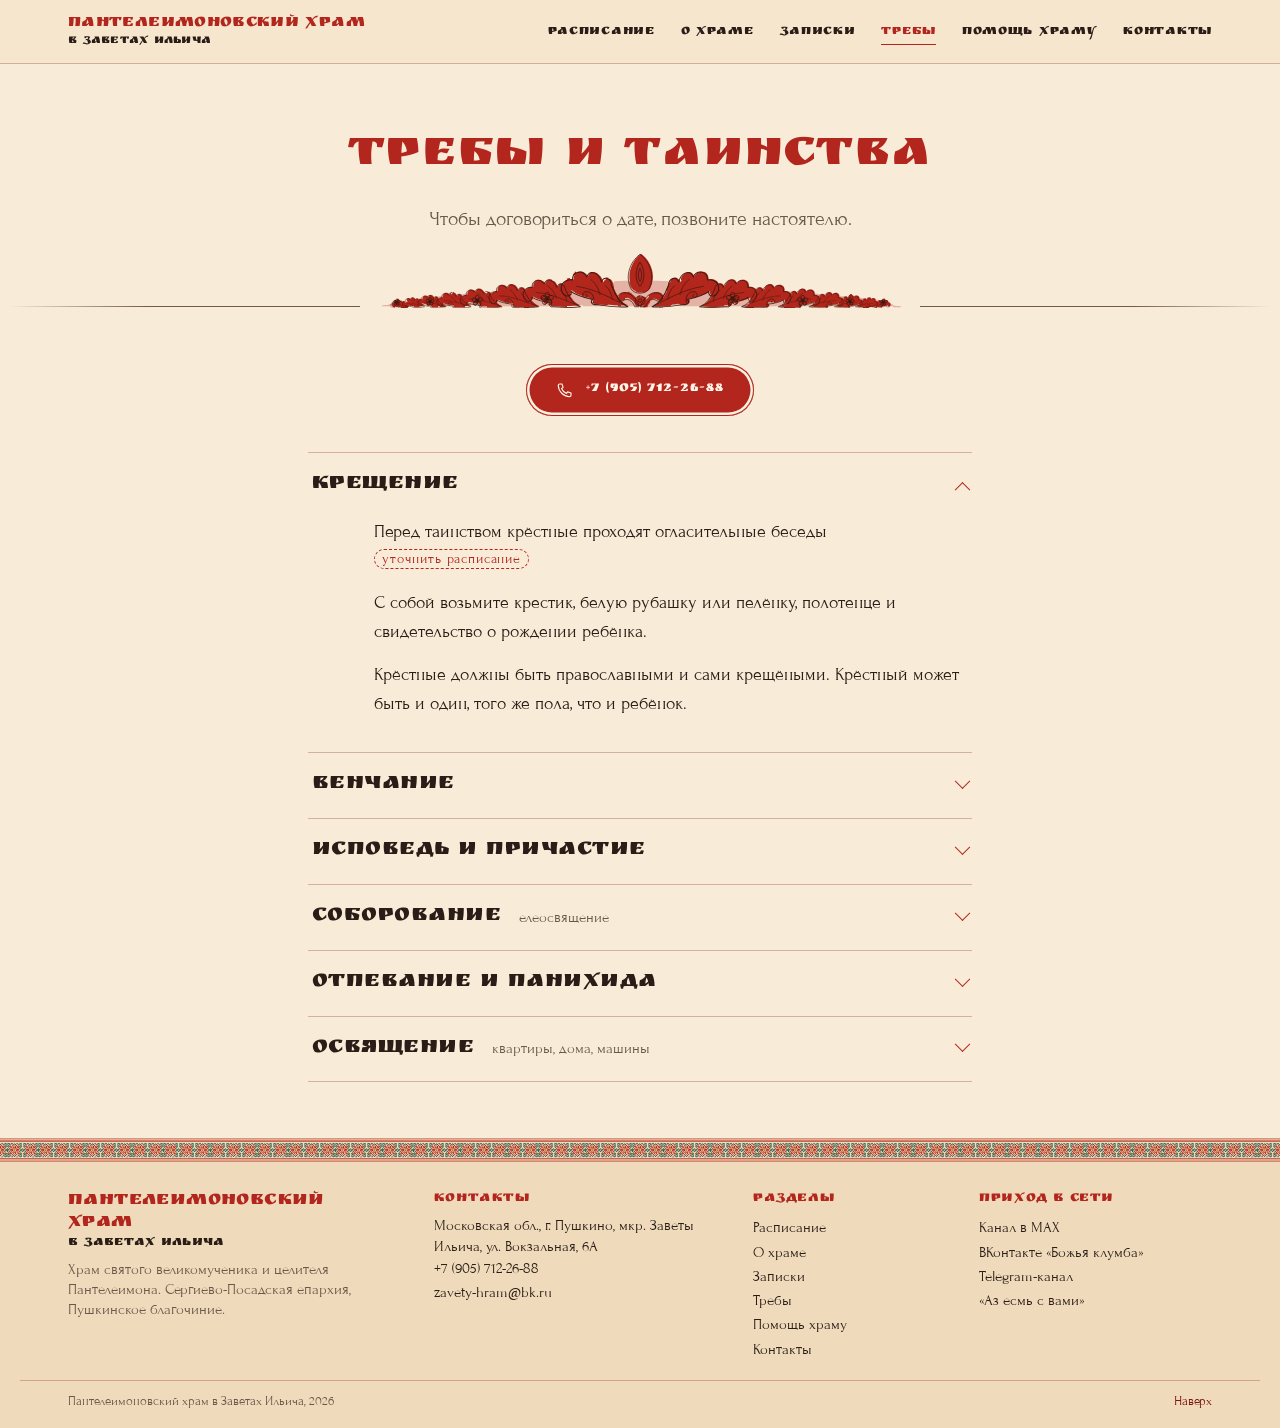
<file: treby.html>
<!DOCTYPE html>
<html lang="ru"><head><meta charset="utf-8"><meta name="viewport" content="width=device-width,initial-scale=1,viewport-fit=cover">
<title>Требы и таинства · Пантелеимоновский храм в Заветах Ильича</title>
<meta name="description" content="Требы и таинства. Пантелеимоновский храм в Заветах Ильича, г. Пушкино.">
<meta name="theme-color" content="#f5e6cd"><link rel="icon" href="favicon.svg" type="image/svg+xml">
<script>document.documentElement.classList.add('js')</script>
<link rel="preconnect" href="https://fonts.googleapis.com"><link rel="preconnect" href="https://fonts.gstatic.com" crossorigin>
<link href="https://fonts.googleapis.com/css2?family=Ruslan+Display&family=Forum&display=swap" rel="stylesheet">
<link rel="stylesheet" href="site.css?v=11">
<style>
.call{margin:0 0 36px}
.tr{border-top:1px solid var(--line)}
.tr details{border-bottom:1px solid var(--line)}
.tr summary{list-style:none;cursor:pointer;display:flex;align-items:center;gap:18px;padding:18px 4px;font:400 clamp(19px,2.2vw,24px)/1.2 var(--title),serif;color:var(--ink);letter-spacing:.02em}
.tr summary::-webkit-details-marker{display:none}
.tr summary::after{content:'';margin-left:auto;flex:none;width:10px;height:10px;border:solid var(--red);border-width:0 1.5px 1.5px 0;transform:rotate(45deg) translate(-3px,-3px);transition:transform .35s}
.tr details[open] summary::after{transform:rotate(-135deg) translate(-3px,-3px)}
.tr summary small{font:400 15px/1 'Forum',serif;color:var(--mute);letter-spacing:0}
.ini{flex:none;width:44px;height:44px;display:grid;place-items:center;border-radius:50%;box-shadow:inset 0 0 0 1px var(--red);color:var(--red);font-size:20px;transition:background .3s,color .3s}
.tr details[open] .ini{background:var(--red);color:#fff6e8}
.tb{padding:0 4px 20px 66px;animation:open .45s ease}
@keyframes open{from{opacity:0;transform:translateY(-6px)}}
@media (max-width:600px){.tb{padding-left:4px}.ini{width:38px;height:38px;font-size:17px}.tr summary{gap:14px}}
/* Narrow phones: the subtitle drops under the name instead of pushing past the edge */
@media (max-width:380px){.tr summary{flex-wrap:wrap}.tr summary small{flex-basis:100%;padding-left:52px}}
</style>
</head><body id="top">
<a class="skip" href="#main">К содержимому</a>
<header class="hdr"><div class="hdr-in">
  <a class="brand" href="index.html"><b>Пантелеимоновский храм</b><small>в Заветах Ильича</small></a>
  <nav class="nav" id="menu" aria-label="Основное меню"><a href="raspisanie.html">Расписание</a><a href="o-hrame.html">О храме</a><a href="zapiski.html">Записки</a><a href="treby.html" aria-current=page>Требы</a><a href="index.html#help">Помощь храму</a><a href="kontakty.html">Контакты</a>
    <p class="nav-foot"><a href="tel:+79057122688">+7 (905) 712-26-88</a><br>ул. Вокзальная, 6А · у платформы «Заветы Ильича»</p>
  </nav>
  <button class="burger" type="button" aria-label="Меню" aria-controls="menu" aria-expanded="false"><span></span></button>
</div></header>
<main id="main">
<section class="phead"><h1>Требы и таинства</h1><p class="lead">Чтобы договориться о дате, позвоните настоятелю.</p></section>
<div class="orn" aria-hidden="true"><span class="ln l"></span><svg class="mid" viewBox="0 -2 640 67" aria-hidden="true"><defs><filter id="o-pen" x="-5%" y="-20%" width="110%" height="140%"><feTurbulence type="fractalNoise" baseFrequency=".09" numOctaves="2" seed="7"/><feDisplacementMap in="SourceGraphic" scale="1.4"/></filter><filter id="o-wash" x="-5%" y="-20%" width="110%" height="140%"><feTurbulence type="fractalNoise" baseFrequency=".035" numOctaves="3" seed="2"/><feDisplacementMap in="SourceGraphic" scale="3.2"/><feGaussianBlur stdDeviation=".35"/></filter></defs><g class="o-wash" filter="url(#o-wash)" transform="translate(1.3 -.7)"><path class="o-g" d="M320.0,24 C327.0,24.0 327.0,35.0 334.0,35.0 C361.0,35.0 361.0,39.4 388.0,39.4 C412.0,39.4 412.0,42.9 436.0,42.9 C457.0,42.9 457.0,46.4 478.0,46.4 C495.5,46.4 495.5,49.5 513.0,49.5 C527.5,49.5 527.5,52.1 542.0,52.1 C554.0,52.1 554.0,54.5 566.0,54.5 C575.5,54.5 575.5,56.5 585.0,56.5 C600.5,56.5 600.5,63.0 616.0,63.0 L616.0,64 L24.0,64 L24.0,63 C39.5,63.0 39.5,56.5 55.0,56.5 C64.5,56.5 64.5,54.5 74.0,54.5 C86.0,54.5 86.0,52.1 98.0,52.1 C112.5,52.1 112.5,49.5 127.0,49.5 C144.5,49.5 144.5,46.4 162.0,46.4 C183.0,46.4 183.0,42.9 204.0,42.9 C228.0,42.9 228.0,39.4 252.0,39.4 C279.0,39.4 279.0,35.0 306.0,35.0 C313.0,35.0 313.0,24.0 320.0,24.0 Z"/><g><g transform="translate(334.0 64) rotate(-6) scale(1.32)"><path class="o-f" d="M0,0 C7,-2 12,-9 16,-17 C17,-23 23,-25 25,-19 C28,-27 36,-29 38,-22 C42,-28 51,-26 50,-18 C56,-19 61,-13 58,-7 C55,-2 49,-3 50,-8 C45,-5 38,-4 31,-3 C33,-1 31,2 28,1 C20,1 10,2 0,0 Z"/><path class="o-v" d="M2,-1 C14,-5 27,-12 46,-13 M25,-8 C27,-14 31,-18 34,-20 M14,-5 C15,-10 18,-14 21,-16"/><path class="o-c" d="M0,0 C-2,-8 4,-15 11,-13 C16,-11 14,-5 10,-6 C7,-7 8,-10 10,-10" transform="translate(30 0) scale(.7)"/></g><g transform="translate(388.0 64) rotate(-2) scale(1.12)"><path class="o-f" d="M0,0 C7,-2 12,-9 16,-17 C17,-23 23,-25 25,-19 C28,-27 36,-29 38,-22 C42,-28 51,-26 50,-18 C56,-19 61,-13 58,-7 C55,-2 49,-3 50,-8 C45,-5 38,-4 31,-3 C33,-1 31,2 28,1 C20,1 10,2 0,0 Z"/><path class="o-v" d="M2,-1 C14,-5 27,-12 46,-13 M25,-8 C27,-14 31,-18 34,-20 M14,-5 C15,-10 18,-14 21,-16"/><path class="o-c" d="M0,0 C-2,-8 4,-15 11,-13 C16,-11 14,-5 10,-6 C7,-7 8,-10 10,-10" transform="translate(30 0) scale(.7)"/></g><g transform="translate(436.0 64) rotate(0) scale(0.96)"><path class="o-f" d="M0,0 C7,-2 12,-9 16,-17 C17,-23 23,-25 25,-19 C28,-27 36,-29 38,-22 C42,-28 51,-26 50,-18 C56,-19 61,-13 58,-7 C55,-2 49,-3 50,-8 C45,-5 38,-4 31,-3 C33,-1 31,2 28,1 C20,1 10,2 0,0 Z"/><path class="o-v" d="M2,-1 C14,-5 27,-12 46,-13 M25,-8 C27,-14 31,-18 34,-20 M14,-5 C15,-10 18,-14 21,-16"/><path class="o-c" d="M0,0 C-2,-8 4,-15 11,-13 C16,-11 14,-5 10,-6 C7,-7 8,-10 10,-10" transform="translate(30 0) scale(.7)"/></g><g transform="translate(478.0 64) rotate(2) scale(0.8)"><path class="o-f" d="M0,0 C7,-2 12,-9 16,-17 C17,-23 23,-25 25,-19 C28,-27 36,-29 38,-22 C42,-28 51,-26 50,-18 C56,-19 61,-13 58,-7 C55,-2 49,-3 50,-8 C45,-5 38,-4 31,-3 C33,-1 31,2 28,1 C20,1 10,2 0,0 Z"/><path class="o-v" d="M2,-1 C14,-5 27,-12 46,-13 M25,-8 C27,-14 31,-18 34,-20 M14,-5 C15,-10 18,-14 21,-16"/><path class="o-c" d="M0,0 C-2,-8 4,-15 11,-13 C16,-11 14,-5 10,-6 C7,-7 8,-10 10,-10" transform="translate(30 0) scale(.7)"/></g><g transform="translate(513.0 64) rotate(3) scale(0.66)"><path class="o-f" d="M0,0 C7,-2 12,-9 16,-17 C17,-23 23,-25 25,-19 C28,-27 36,-29 38,-22 C42,-28 51,-26 50,-18 C56,-19 61,-13 58,-7 C55,-2 49,-3 50,-8 C45,-5 38,-4 31,-3 C33,-1 31,2 28,1 C20,1 10,2 0,0 Z"/><path class="o-v" d="M2,-1 C14,-5 27,-12 46,-13 M25,-8 C27,-14 31,-18 34,-20 M14,-5 C15,-10 18,-14 21,-16"/><path class="o-c" d="M0,0 C-2,-8 4,-15 11,-13 C16,-11 14,-5 10,-6 C7,-7 8,-10 10,-10" transform="translate(30 0) scale(.7)"/></g><g transform="translate(542.0 64) rotate(4) scale(0.54)"><path class="o-f" d="M0,0 C7,-2 12,-9 16,-17 C17,-23 23,-25 25,-19 C28,-27 36,-29 38,-22 C42,-28 51,-26 50,-18 C56,-19 61,-13 58,-7 C55,-2 49,-3 50,-8 C45,-5 38,-4 31,-3 C33,-1 31,2 28,1 C20,1 10,2 0,0 Z"/><path class="o-v" d="M2,-1 C14,-5 27,-12 46,-13 M25,-8 C27,-14 31,-18 34,-20 M14,-5 C15,-10 18,-14 21,-16"/><path class="o-c" d="M0,0 C-2,-8 4,-15 11,-13 C16,-11 14,-5 10,-6 C7,-7 8,-10 10,-10" transform="translate(30 0) scale(.7)"/></g><g transform="translate(566.0 64) rotate(5) scale(0.43)"><path class="o-f" d="M0,0 C7,-2 12,-9 16,-17 C17,-23 23,-25 25,-19 C28,-27 36,-29 38,-22 C42,-28 51,-26 50,-18 C56,-19 61,-13 58,-7 C55,-2 49,-3 50,-8 C45,-5 38,-4 31,-3 C33,-1 31,2 28,1 C20,1 10,2 0,0 Z"/><path class="o-v" d="M2,-1 C14,-5 27,-12 46,-13 M25,-8 C27,-14 31,-18 34,-20 M14,-5 C15,-10 18,-14 21,-16"/><path class="o-c" d="M0,0 C-2,-8 4,-15 11,-13 C16,-11 14,-5 10,-6 C7,-7 8,-10 10,-10" transform="translate(30 0) scale(.7)"/></g><g transform="translate(585.0 64) rotate(6) scale(0.34)"><path class="o-f" d="M0,0 C7,-2 12,-9 16,-17 C17,-23 23,-25 25,-19 C28,-27 36,-29 38,-22 C42,-28 51,-26 50,-18 C56,-19 61,-13 58,-7 C55,-2 49,-3 50,-8 C45,-5 38,-4 31,-3 C33,-1 31,2 28,1 C20,1 10,2 0,0 Z"/><path class="o-v" d="M2,-1 C14,-5 27,-12 46,-13 M25,-8 C27,-14 31,-18 34,-20 M14,-5 C15,-10 18,-14 21,-16"/><path class="o-c" d="M0,0 C-2,-8 4,-15 11,-13 C16,-11 14,-5 10,-6 C7,-7 8,-10 10,-10" transform="translate(30 0) scale(.7)"/></g><g class="o-f"><ellipse cx="426.0" cy="51.2" rx="2.6" ry="3.7" transform="rotate(0 426.0 55)"/><ellipse cx="426.0" cy="51.2" rx="2.6" ry="3.7" transform="rotate(72 426.0 55)"/><ellipse cx="426.0" cy="51.2" rx="2.6" ry="3.7" transform="rotate(144 426.0 55)"/><ellipse cx="426.0" cy="51.2" rx="2.6" ry="3.7" transform="rotate(216 426.0 55)"/><ellipse cx="426.0" cy="51.2" rx="2.6" ry="3.7" transform="rotate(288 426.0 55)"/></g><circle class="o-v2" cx="426.0" cy="55" r="1.9"/><g class="o-f"><ellipse cx="506.0" cy="53.9" rx="2.1" ry="3.0" transform="rotate(0 506.0 57)"/><ellipse cx="506.0" cy="53.9" rx="2.1" ry="3.0" transform="rotate(72 506.0 57)"/><ellipse cx="506.0" cy="53.9" rx="2.1" ry="3.0" transform="rotate(144 506.0 57)"/><ellipse cx="506.0" cy="53.9" rx="2.1" ry="3.0" transform="rotate(216 506.0 57)"/><ellipse cx="506.0" cy="53.9" rx="2.1" ry="3.0" transform="rotate(288 506.0 57)"/></g><circle class="o-v2" cx="506.0" cy="57" r="1.5"/><g class="o-f"><ellipse cx="560.0" cy="55.6" rx="1.6" ry="2.3" transform="rotate(0 560.0 58)"/><ellipse cx="560.0" cy="55.6" rx="1.6" ry="2.3" transform="rotate(72 560.0 58)"/><ellipse cx="560.0" cy="55.6" rx="1.6" ry="2.3" transform="rotate(144 560.0 58)"/><ellipse cx="560.0" cy="55.6" rx="1.6" ry="2.3" transform="rotate(216 560.0 58)"/><ellipse cx="560.0" cy="55.6" rx="1.6" ry="2.3" transform="rotate(288 560.0 58)"/></g><circle class="o-v2" cx="560.0" cy="58" r="1.1"/><g class="o-f"><ellipse cx="598.0" cy="57.1" rx="1.3" ry="1.8" transform="rotate(0 598.0 59)"/><ellipse cx="598.0" cy="57.1" rx="1.3" ry="1.8" transform="rotate(72 598.0 59)"/><ellipse cx="598.0" cy="57.1" rx="1.3" ry="1.8" transform="rotate(144 598.0 59)"/><ellipse cx="598.0" cy="57.1" rx="1.3" ry="1.8" transform="rotate(216 598.0 59)"/><ellipse cx="598.0" cy="57.1" rx="1.3" ry="1.8" transform="rotate(288 598.0 59)"/></g><circle class="o-v2" cx="598.0" cy="59" r="0.9"/></g><g transform="translate(640 0) scale(-1 1)"><g transform="translate(334.0 64) rotate(-6) scale(1.32)"><path class="o-f" d="M0,0 C7,-2 12,-9 16,-17 C17,-23 23,-25 25,-19 C28,-27 36,-29 38,-22 C42,-28 51,-26 50,-18 C56,-19 61,-13 58,-7 C55,-2 49,-3 50,-8 C45,-5 38,-4 31,-3 C33,-1 31,2 28,1 C20,1 10,2 0,0 Z"/><path class="o-v" d="M2,-1 C14,-5 27,-12 46,-13 M25,-8 C27,-14 31,-18 34,-20 M14,-5 C15,-10 18,-14 21,-16"/><path class="o-c" d="M0,0 C-2,-8 4,-15 11,-13 C16,-11 14,-5 10,-6 C7,-7 8,-10 10,-10" transform="translate(30 0) scale(.7)"/></g><g transform="translate(388.0 64) rotate(-2) scale(1.12)"><path class="o-f" d="M0,0 C7,-2 12,-9 16,-17 C17,-23 23,-25 25,-19 C28,-27 36,-29 38,-22 C42,-28 51,-26 50,-18 C56,-19 61,-13 58,-7 C55,-2 49,-3 50,-8 C45,-5 38,-4 31,-3 C33,-1 31,2 28,1 C20,1 10,2 0,0 Z"/><path class="o-v" d="M2,-1 C14,-5 27,-12 46,-13 M25,-8 C27,-14 31,-18 34,-20 M14,-5 C15,-10 18,-14 21,-16"/><path class="o-c" d="M0,0 C-2,-8 4,-15 11,-13 C16,-11 14,-5 10,-6 C7,-7 8,-10 10,-10" transform="translate(30 0) scale(.7)"/></g><g transform="translate(436.0 64) rotate(0) scale(0.96)"><path class="o-f" d="M0,0 C7,-2 12,-9 16,-17 C17,-23 23,-25 25,-19 C28,-27 36,-29 38,-22 C42,-28 51,-26 50,-18 C56,-19 61,-13 58,-7 C55,-2 49,-3 50,-8 C45,-5 38,-4 31,-3 C33,-1 31,2 28,1 C20,1 10,2 0,0 Z"/><path class="o-v" d="M2,-1 C14,-5 27,-12 46,-13 M25,-8 C27,-14 31,-18 34,-20 M14,-5 C15,-10 18,-14 21,-16"/><path class="o-c" d="M0,0 C-2,-8 4,-15 11,-13 C16,-11 14,-5 10,-6 C7,-7 8,-10 10,-10" transform="translate(30 0) scale(.7)"/></g><g transform="translate(478.0 64) rotate(2) scale(0.8)"><path class="o-f" d="M0,0 C7,-2 12,-9 16,-17 C17,-23 23,-25 25,-19 C28,-27 36,-29 38,-22 C42,-28 51,-26 50,-18 C56,-19 61,-13 58,-7 C55,-2 49,-3 50,-8 C45,-5 38,-4 31,-3 C33,-1 31,2 28,1 C20,1 10,2 0,0 Z"/><path class="o-v" d="M2,-1 C14,-5 27,-12 46,-13 M25,-8 C27,-14 31,-18 34,-20 M14,-5 C15,-10 18,-14 21,-16"/><path class="o-c" d="M0,0 C-2,-8 4,-15 11,-13 C16,-11 14,-5 10,-6 C7,-7 8,-10 10,-10" transform="translate(30 0) scale(.7)"/></g><g transform="translate(513.0 64) rotate(3) scale(0.66)"><path class="o-f" d="M0,0 C7,-2 12,-9 16,-17 C17,-23 23,-25 25,-19 C28,-27 36,-29 38,-22 C42,-28 51,-26 50,-18 C56,-19 61,-13 58,-7 C55,-2 49,-3 50,-8 C45,-5 38,-4 31,-3 C33,-1 31,2 28,1 C20,1 10,2 0,0 Z"/><path class="o-v" d="M2,-1 C14,-5 27,-12 46,-13 M25,-8 C27,-14 31,-18 34,-20 M14,-5 C15,-10 18,-14 21,-16"/><path class="o-c" d="M0,0 C-2,-8 4,-15 11,-13 C16,-11 14,-5 10,-6 C7,-7 8,-10 10,-10" transform="translate(30 0) scale(.7)"/></g><g transform="translate(542.0 64) rotate(4) scale(0.54)"><path class="o-f" d="M0,0 C7,-2 12,-9 16,-17 C17,-23 23,-25 25,-19 C28,-27 36,-29 38,-22 C42,-28 51,-26 50,-18 C56,-19 61,-13 58,-7 C55,-2 49,-3 50,-8 C45,-5 38,-4 31,-3 C33,-1 31,2 28,1 C20,1 10,2 0,0 Z"/><path class="o-v" d="M2,-1 C14,-5 27,-12 46,-13 M25,-8 C27,-14 31,-18 34,-20 M14,-5 C15,-10 18,-14 21,-16"/><path class="o-c" d="M0,0 C-2,-8 4,-15 11,-13 C16,-11 14,-5 10,-6 C7,-7 8,-10 10,-10" transform="translate(30 0) scale(.7)"/></g><g transform="translate(566.0 64) rotate(5) scale(0.43)"><path class="o-f" d="M0,0 C7,-2 12,-9 16,-17 C17,-23 23,-25 25,-19 C28,-27 36,-29 38,-22 C42,-28 51,-26 50,-18 C56,-19 61,-13 58,-7 C55,-2 49,-3 50,-8 C45,-5 38,-4 31,-3 C33,-1 31,2 28,1 C20,1 10,2 0,0 Z"/><path class="o-v" d="M2,-1 C14,-5 27,-12 46,-13 M25,-8 C27,-14 31,-18 34,-20 M14,-5 C15,-10 18,-14 21,-16"/><path class="o-c" d="M0,0 C-2,-8 4,-15 11,-13 C16,-11 14,-5 10,-6 C7,-7 8,-10 10,-10" transform="translate(30 0) scale(.7)"/></g><g transform="translate(585.0 64) rotate(6) scale(0.34)"><path class="o-f" d="M0,0 C7,-2 12,-9 16,-17 C17,-23 23,-25 25,-19 C28,-27 36,-29 38,-22 C42,-28 51,-26 50,-18 C56,-19 61,-13 58,-7 C55,-2 49,-3 50,-8 C45,-5 38,-4 31,-3 C33,-1 31,2 28,1 C20,1 10,2 0,0 Z"/><path class="o-v" d="M2,-1 C14,-5 27,-12 46,-13 M25,-8 C27,-14 31,-18 34,-20 M14,-5 C15,-10 18,-14 21,-16"/><path class="o-c" d="M0,0 C-2,-8 4,-15 11,-13 C16,-11 14,-5 10,-6 C7,-7 8,-10 10,-10" transform="translate(30 0) scale(.7)"/></g><g class="o-f"><ellipse cx="426.0" cy="51.2" rx="2.6" ry="3.7" transform="rotate(0 426.0 55)"/><ellipse cx="426.0" cy="51.2" rx="2.6" ry="3.7" transform="rotate(72 426.0 55)"/><ellipse cx="426.0" cy="51.2" rx="2.6" ry="3.7" transform="rotate(144 426.0 55)"/><ellipse cx="426.0" cy="51.2" rx="2.6" ry="3.7" transform="rotate(216 426.0 55)"/><ellipse cx="426.0" cy="51.2" rx="2.6" ry="3.7" transform="rotate(288 426.0 55)"/></g><circle class="o-v2" cx="426.0" cy="55" r="1.9"/><g class="o-f"><ellipse cx="506.0" cy="53.9" rx="2.1" ry="3.0" transform="rotate(0 506.0 57)"/><ellipse cx="506.0" cy="53.9" rx="2.1" ry="3.0" transform="rotate(72 506.0 57)"/><ellipse cx="506.0" cy="53.9" rx="2.1" ry="3.0" transform="rotate(144 506.0 57)"/><ellipse cx="506.0" cy="53.9" rx="2.1" ry="3.0" transform="rotate(216 506.0 57)"/><ellipse cx="506.0" cy="53.9" rx="2.1" ry="3.0" transform="rotate(288 506.0 57)"/></g><circle class="o-v2" cx="506.0" cy="57" r="1.5"/><g class="o-f"><ellipse cx="560.0" cy="55.6" rx="1.6" ry="2.3" transform="rotate(0 560.0 58)"/><ellipse cx="560.0" cy="55.6" rx="1.6" ry="2.3" transform="rotate(72 560.0 58)"/><ellipse cx="560.0" cy="55.6" rx="1.6" ry="2.3" transform="rotate(144 560.0 58)"/><ellipse cx="560.0" cy="55.6" rx="1.6" ry="2.3" transform="rotate(216 560.0 58)"/><ellipse cx="560.0" cy="55.6" rx="1.6" ry="2.3" transform="rotate(288 560.0 58)"/></g><circle class="o-v2" cx="560.0" cy="58" r="1.1"/><g class="o-f"><ellipse cx="598.0" cy="57.1" rx="1.3" ry="1.8" transform="rotate(0 598.0 59)"/><ellipse cx="598.0" cy="57.1" rx="1.3" ry="1.8" transform="rotate(72 598.0 59)"/><ellipse cx="598.0" cy="57.1" rx="1.3" ry="1.8" transform="rotate(144 598.0 59)"/><ellipse cx="598.0" cy="57.1" rx="1.3" ry="1.8" transform="rotate(216 598.0 59)"/><ellipse cx="598.0" cy="57.1" rx="1.3" ry="1.8" transform="rotate(288 598.0 59)"/></g><circle class="o-v2" cx="598.0" cy="59" r="0.9"/></g><g><path class="o-f" d="M320.0,4 C333.0,14 337.0,31 330.0,44 C326.0,50 314.0,50 310.0,44 C303.0,31 307.0,14 320.0,4 Z"/><path class="o-v2" d="M320.0,13 C326.0,22 326.0,33 320.0,41 C314.0,33 314.0,22 320.0,13 Z"/><path class="o-f" d="M320.0,20 C322.6,25 322.6,31 320.0,35 C317.4,31 317.4,25 320.0,20 Z"/><path class="o-f" d="M319.0,64 C316.0,52 304.0,44 296.0,50 C292.0,54 296.0,60 301.0,57 C305.0,54 311.0,56 314.0,64 Z"/><path class="o-f" d="M321.0,64 C324.0,52 336.0,44 344.0,50 C348.0,54 344.0,60 339.0,57 C335.0,54 329.0,56 326.0,64 Z"/><circle class="o-f" cx="320.0" cy="57" r="5.5"/><circle class="o-v2" cx="320.0" cy="57" r="2"/></g></g><g class="o-ink" filter="url(#o-pen)"><path class="o-g" d="M320.0,24 C327.0,24.0 327.0,35.0 334.0,35.0 C361.0,35.0 361.0,39.4 388.0,39.4 C412.0,39.4 412.0,42.9 436.0,42.9 C457.0,42.9 457.0,46.4 478.0,46.4 C495.5,46.4 495.5,49.5 513.0,49.5 C527.5,49.5 527.5,52.1 542.0,52.1 C554.0,52.1 554.0,54.5 566.0,54.5 C575.5,54.5 575.5,56.5 585.0,56.5 C600.5,56.5 600.5,63.0 616.0,63.0 L616.0,64 L24.0,64 L24.0,63 C39.5,63.0 39.5,56.5 55.0,56.5 C64.5,56.5 64.5,54.5 74.0,54.5 C86.0,54.5 86.0,52.1 98.0,52.1 C112.5,52.1 112.5,49.5 127.0,49.5 C144.5,49.5 144.5,46.4 162.0,46.4 C183.0,46.4 183.0,42.9 204.0,42.9 C228.0,42.9 228.0,39.4 252.0,39.4 C279.0,39.4 279.0,35.0 306.0,35.0 C313.0,35.0 313.0,24.0 320.0,24.0 Z"/><g><g transform="translate(334.0 64) rotate(-6) scale(1.32)"><path class="o-f" d="M0,0 C7,-2 12,-9 16,-17 C17,-23 23,-25 25,-19 C28,-27 36,-29 38,-22 C42,-28 51,-26 50,-18 C56,-19 61,-13 58,-7 C55,-2 49,-3 50,-8 C45,-5 38,-4 31,-3 C33,-1 31,2 28,1 C20,1 10,2 0,0 Z"/><path class="o-v" d="M2,-1 C14,-5 27,-12 46,-13 M25,-8 C27,-14 31,-18 34,-20 M14,-5 C15,-10 18,-14 21,-16"/><path class="o-c" d="M0,0 C-2,-8 4,-15 11,-13 C16,-11 14,-5 10,-6 C7,-7 8,-10 10,-10" transform="translate(30 0) scale(.7)"/></g><g transform="translate(388.0 64) rotate(-2) scale(1.12)"><path class="o-f" d="M0,0 C7,-2 12,-9 16,-17 C17,-23 23,-25 25,-19 C28,-27 36,-29 38,-22 C42,-28 51,-26 50,-18 C56,-19 61,-13 58,-7 C55,-2 49,-3 50,-8 C45,-5 38,-4 31,-3 C33,-1 31,2 28,1 C20,1 10,2 0,0 Z"/><path class="o-v" d="M2,-1 C14,-5 27,-12 46,-13 M25,-8 C27,-14 31,-18 34,-20 M14,-5 C15,-10 18,-14 21,-16"/><path class="o-c" d="M0,0 C-2,-8 4,-15 11,-13 C16,-11 14,-5 10,-6 C7,-7 8,-10 10,-10" transform="translate(30 0) scale(.7)"/></g><g transform="translate(436.0 64) rotate(0) scale(0.96)"><path class="o-f" d="M0,0 C7,-2 12,-9 16,-17 C17,-23 23,-25 25,-19 C28,-27 36,-29 38,-22 C42,-28 51,-26 50,-18 C56,-19 61,-13 58,-7 C55,-2 49,-3 50,-8 C45,-5 38,-4 31,-3 C33,-1 31,2 28,1 C20,1 10,2 0,0 Z"/><path class="o-v" d="M2,-1 C14,-5 27,-12 46,-13 M25,-8 C27,-14 31,-18 34,-20 M14,-5 C15,-10 18,-14 21,-16"/><path class="o-c" d="M0,0 C-2,-8 4,-15 11,-13 C16,-11 14,-5 10,-6 C7,-7 8,-10 10,-10" transform="translate(30 0) scale(.7)"/></g><g transform="translate(478.0 64) rotate(2) scale(0.8)"><path class="o-f" d="M0,0 C7,-2 12,-9 16,-17 C17,-23 23,-25 25,-19 C28,-27 36,-29 38,-22 C42,-28 51,-26 50,-18 C56,-19 61,-13 58,-7 C55,-2 49,-3 50,-8 C45,-5 38,-4 31,-3 C33,-1 31,2 28,1 C20,1 10,2 0,0 Z"/><path class="o-v" d="M2,-1 C14,-5 27,-12 46,-13 M25,-8 C27,-14 31,-18 34,-20 M14,-5 C15,-10 18,-14 21,-16"/><path class="o-c" d="M0,0 C-2,-8 4,-15 11,-13 C16,-11 14,-5 10,-6 C7,-7 8,-10 10,-10" transform="translate(30 0) scale(.7)"/></g><g transform="translate(513.0 64) rotate(3) scale(0.66)"><path class="o-f" d="M0,0 C7,-2 12,-9 16,-17 C17,-23 23,-25 25,-19 C28,-27 36,-29 38,-22 C42,-28 51,-26 50,-18 C56,-19 61,-13 58,-7 C55,-2 49,-3 50,-8 C45,-5 38,-4 31,-3 C33,-1 31,2 28,1 C20,1 10,2 0,0 Z"/><path class="o-v" d="M2,-1 C14,-5 27,-12 46,-13 M25,-8 C27,-14 31,-18 34,-20 M14,-5 C15,-10 18,-14 21,-16"/><path class="o-c" d="M0,0 C-2,-8 4,-15 11,-13 C16,-11 14,-5 10,-6 C7,-7 8,-10 10,-10" transform="translate(30 0) scale(.7)"/></g><g transform="translate(542.0 64) rotate(4) scale(0.54)"><path class="o-f" d="M0,0 C7,-2 12,-9 16,-17 C17,-23 23,-25 25,-19 C28,-27 36,-29 38,-22 C42,-28 51,-26 50,-18 C56,-19 61,-13 58,-7 C55,-2 49,-3 50,-8 C45,-5 38,-4 31,-3 C33,-1 31,2 28,1 C20,1 10,2 0,0 Z"/><path class="o-v" d="M2,-1 C14,-5 27,-12 46,-13 M25,-8 C27,-14 31,-18 34,-20 M14,-5 C15,-10 18,-14 21,-16"/><path class="o-c" d="M0,0 C-2,-8 4,-15 11,-13 C16,-11 14,-5 10,-6 C7,-7 8,-10 10,-10" transform="translate(30 0) scale(.7)"/></g><g transform="translate(566.0 64) rotate(5) scale(0.43)"><path class="o-f" d="M0,0 C7,-2 12,-9 16,-17 C17,-23 23,-25 25,-19 C28,-27 36,-29 38,-22 C42,-28 51,-26 50,-18 C56,-19 61,-13 58,-7 C55,-2 49,-3 50,-8 C45,-5 38,-4 31,-3 C33,-1 31,2 28,1 C20,1 10,2 0,0 Z"/><path class="o-v" d="M2,-1 C14,-5 27,-12 46,-13 M25,-8 C27,-14 31,-18 34,-20 M14,-5 C15,-10 18,-14 21,-16"/><path class="o-c" d="M0,0 C-2,-8 4,-15 11,-13 C16,-11 14,-5 10,-6 C7,-7 8,-10 10,-10" transform="translate(30 0) scale(.7)"/></g><g transform="translate(585.0 64) rotate(6) scale(0.34)"><path class="o-f" d="M0,0 C7,-2 12,-9 16,-17 C17,-23 23,-25 25,-19 C28,-27 36,-29 38,-22 C42,-28 51,-26 50,-18 C56,-19 61,-13 58,-7 C55,-2 49,-3 50,-8 C45,-5 38,-4 31,-3 C33,-1 31,2 28,1 C20,1 10,2 0,0 Z"/><path class="o-v" d="M2,-1 C14,-5 27,-12 46,-13 M25,-8 C27,-14 31,-18 34,-20 M14,-5 C15,-10 18,-14 21,-16"/><path class="o-c" d="M0,0 C-2,-8 4,-15 11,-13 C16,-11 14,-5 10,-6 C7,-7 8,-10 10,-10" transform="translate(30 0) scale(.7)"/></g><g class="o-f"><ellipse cx="426.0" cy="51.2" rx="2.6" ry="3.7" transform="rotate(0 426.0 55)"/><ellipse cx="426.0" cy="51.2" rx="2.6" ry="3.7" transform="rotate(72 426.0 55)"/><ellipse cx="426.0" cy="51.2" rx="2.6" ry="3.7" transform="rotate(144 426.0 55)"/><ellipse cx="426.0" cy="51.2" rx="2.6" ry="3.7" transform="rotate(216 426.0 55)"/><ellipse cx="426.0" cy="51.2" rx="2.6" ry="3.7" transform="rotate(288 426.0 55)"/></g><circle class="o-v2" cx="426.0" cy="55" r="1.9"/><g class="o-f"><ellipse cx="506.0" cy="53.9" rx="2.1" ry="3.0" transform="rotate(0 506.0 57)"/><ellipse cx="506.0" cy="53.9" rx="2.1" ry="3.0" transform="rotate(72 506.0 57)"/><ellipse cx="506.0" cy="53.9" rx="2.1" ry="3.0" transform="rotate(144 506.0 57)"/><ellipse cx="506.0" cy="53.9" rx="2.1" ry="3.0" transform="rotate(216 506.0 57)"/><ellipse cx="506.0" cy="53.9" rx="2.1" ry="3.0" transform="rotate(288 506.0 57)"/></g><circle class="o-v2" cx="506.0" cy="57" r="1.5"/><g class="o-f"><ellipse cx="560.0" cy="55.6" rx="1.6" ry="2.3" transform="rotate(0 560.0 58)"/><ellipse cx="560.0" cy="55.6" rx="1.6" ry="2.3" transform="rotate(72 560.0 58)"/><ellipse cx="560.0" cy="55.6" rx="1.6" ry="2.3" transform="rotate(144 560.0 58)"/><ellipse cx="560.0" cy="55.6" rx="1.6" ry="2.3" transform="rotate(216 560.0 58)"/><ellipse cx="560.0" cy="55.6" rx="1.6" ry="2.3" transform="rotate(288 560.0 58)"/></g><circle class="o-v2" cx="560.0" cy="58" r="1.1"/><g class="o-f"><ellipse cx="598.0" cy="57.1" rx="1.3" ry="1.8" transform="rotate(0 598.0 59)"/><ellipse cx="598.0" cy="57.1" rx="1.3" ry="1.8" transform="rotate(72 598.0 59)"/><ellipse cx="598.0" cy="57.1" rx="1.3" ry="1.8" transform="rotate(144 598.0 59)"/><ellipse cx="598.0" cy="57.1" rx="1.3" ry="1.8" transform="rotate(216 598.0 59)"/><ellipse cx="598.0" cy="57.1" rx="1.3" ry="1.8" transform="rotate(288 598.0 59)"/></g><circle class="o-v2" cx="598.0" cy="59" r="0.9"/></g><g transform="translate(640 0) scale(-1 1)"><g transform="translate(334.0 64) rotate(-6) scale(1.32)"><path class="o-f" d="M0,0 C7,-2 12,-9 16,-17 C17,-23 23,-25 25,-19 C28,-27 36,-29 38,-22 C42,-28 51,-26 50,-18 C56,-19 61,-13 58,-7 C55,-2 49,-3 50,-8 C45,-5 38,-4 31,-3 C33,-1 31,2 28,1 C20,1 10,2 0,0 Z"/><path class="o-v" d="M2,-1 C14,-5 27,-12 46,-13 M25,-8 C27,-14 31,-18 34,-20 M14,-5 C15,-10 18,-14 21,-16"/><path class="o-c" d="M0,0 C-2,-8 4,-15 11,-13 C16,-11 14,-5 10,-6 C7,-7 8,-10 10,-10" transform="translate(30 0) scale(.7)"/></g><g transform="translate(388.0 64) rotate(-2) scale(1.12)"><path class="o-f" d="M0,0 C7,-2 12,-9 16,-17 C17,-23 23,-25 25,-19 C28,-27 36,-29 38,-22 C42,-28 51,-26 50,-18 C56,-19 61,-13 58,-7 C55,-2 49,-3 50,-8 C45,-5 38,-4 31,-3 C33,-1 31,2 28,1 C20,1 10,2 0,0 Z"/><path class="o-v" d="M2,-1 C14,-5 27,-12 46,-13 M25,-8 C27,-14 31,-18 34,-20 M14,-5 C15,-10 18,-14 21,-16"/><path class="o-c" d="M0,0 C-2,-8 4,-15 11,-13 C16,-11 14,-5 10,-6 C7,-7 8,-10 10,-10" transform="translate(30 0) scale(.7)"/></g><g transform="translate(436.0 64) rotate(0) scale(0.96)"><path class="o-f" d="M0,0 C7,-2 12,-9 16,-17 C17,-23 23,-25 25,-19 C28,-27 36,-29 38,-22 C42,-28 51,-26 50,-18 C56,-19 61,-13 58,-7 C55,-2 49,-3 50,-8 C45,-5 38,-4 31,-3 C33,-1 31,2 28,1 C20,1 10,2 0,0 Z"/><path class="o-v" d="M2,-1 C14,-5 27,-12 46,-13 M25,-8 C27,-14 31,-18 34,-20 M14,-5 C15,-10 18,-14 21,-16"/><path class="o-c" d="M0,0 C-2,-8 4,-15 11,-13 C16,-11 14,-5 10,-6 C7,-7 8,-10 10,-10" transform="translate(30 0) scale(.7)"/></g><g transform="translate(478.0 64) rotate(2) scale(0.8)"><path class="o-f" d="M0,0 C7,-2 12,-9 16,-17 C17,-23 23,-25 25,-19 C28,-27 36,-29 38,-22 C42,-28 51,-26 50,-18 C56,-19 61,-13 58,-7 C55,-2 49,-3 50,-8 C45,-5 38,-4 31,-3 C33,-1 31,2 28,1 C20,1 10,2 0,0 Z"/><path class="o-v" d="M2,-1 C14,-5 27,-12 46,-13 M25,-8 C27,-14 31,-18 34,-20 M14,-5 C15,-10 18,-14 21,-16"/><path class="o-c" d="M0,0 C-2,-8 4,-15 11,-13 C16,-11 14,-5 10,-6 C7,-7 8,-10 10,-10" transform="translate(30 0) scale(.7)"/></g><g transform="translate(513.0 64) rotate(3) scale(0.66)"><path class="o-f" d="M0,0 C7,-2 12,-9 16,-17 C17,-23 23,-25 25,-19 C28,-27 36,-29 38,-22 C42,-28 51,-26 50,-18 C56,-19 61,-13 58,-7 C55,-2 49,-3 50,-8 C45,-5 38,-4 31,-3 C33,-1 31,2 28,1 C20,1 10,2 0,0 Z"/><path class="o-v" d="M2,-1 C14,-5 27,-12 46,-13 M25,-8 C27,-14 31,-18 34,-20 M14,-5 C15,-10 18,-14 21,-16"/><path class="o-c" d="M0,0 C-2,-8 4,-15 11,-13 C16,-11 14,-5 10,-6 C7,-7 8,-10 10,-10" transform="translate(30 0) scale(.7)"/></g><g transform="translate(542.0 64) rotate(4) scale(0.54)"><path class="o-f" d="M0,0 C7,-2 12,-9 16,-17 C17,-23 23,-25 25,-19 C28,-27 36,-29 38,-22 C42,-28 51,-26 50,-18 C56,-19 61,-13 58,-7 C55,-2 49,-3 50,-8 C45,-5 38,-4 31,-3 C33,-1 31,2 28,1 C20,1 10,2 0,0 Z"/><path class="o-v" d="M2,-1 C14,-5 27,-12 46,-13 M25,-8 C27,-14 31,-18 34,-20 M14,-5 C15,-10 18,-14 21,-16"/><path class="o-c" d="M0,0 C-2,-8 4,-15 11,-13 C16,-11 14,-5 10,-6 C7,-7 8,-10 10,-10" transform="translate(30 0) scale(.7)"/></g><g transform="translate(566.0 64) rotate(5) scale(0.43)"><path class="o-f" d="M0,0 C7,-2 12,-9 16,-17 C17,-23 23,-25 25,-19 C28,-27 36,-29 38,-22 C42,-28 51,-26 50,-18 C56,-19 61,-13 58,-7 C55,-2 49,-3 50,-8 C45,-5 38,-4 31,-3 C33,-1 31,2 28,1 C20,1 10,2 0,0 Z"/><path class="o-v" d="M2,-1 C14,-5 27,-12 46,-13 M25,-8 C27,-14 31,-18 34,-20 M14,-5 C15,-10 18,-14 21,-16"/><path class="o-c" d="M0,0 C-2,-8 4,-15 11,-13 C16,-11 14,-5 10,-6 C7,-7 8,-10 10,-10" transform="translate(30 0) scale(.7)"/></g><g transform="translate(585.0 64) rotate(6) scale(0.34)"><path class="o-f" d="M0,0 C7,-2 12,-9 16,-17 C17,-23 23,-25 25,-19 C28,-27 36,-29 38,-22 C42,-28 51,-26 50,-18 C56,-19 61,-13 58,-7 C55,-2 49,-3 50,-8 C45,-5 38,-4 31,-3 C33,-1 31,2 28,1 C20,1 10,2 0,0 Z"/><path class="o-v" d="M2,-1 C14,-5 27,-12 46,-13 M25,-8 C27,-14 31,-18 34,-20 M14,-5 C15,-10 18,-14 21,-16"/><path class="o-c" d="M0,0 C-2,-8 4,-15 11,-13 C16,-11 14,-5 10,-6 C7,-7 8,-10 10,-10" transform="translate(30 0) scale(.7)"/></g><g class="o-f"><ellipse cx="426.0" cy="51.2" rx="2.6" ry="3.7" transform="rotate(0 426.0 55)"/><ellipse cx="426.0" cy="51.2" rx="2.6" ry="3.7" transform="rotate(72 426.0 55)"/><ellipse cx="426.0" cy="51.2" rx="2.6" ry="3.7" transform="rotate(144 426.0 55)"/><ellipse cx="426.0" cy="51.2" rx="2.6" ry="3.7" transform="rotate(216 426.0 55)"/><ellipse cx="426.0" cy="51.2" rx="2.6" ry="3.7" transform="rotate(288 426.0 55)"/></g><circle class="o-v2" cx="426.0" cy="55" r="1.9"/><g class="o-f"><ellipse cx="506.0" cy="53.9" rx="2.1" ry="3.0" transform="rotate(0 506.0 57)"/><ellipse cx="506.0" cy="53.9" rx="2.1" ry="3.0" transform="rotate(72 506.0 57)"/><ellipse cx="506.0" cy="53.9" rx="2.1" ry="3.0" transform="rotate(144 506.0 57)"/><ellipse cx="506.0" cy="53.9" rx="2.1" ry="3.0" transform="rotate(216 506.0 57)"/><ellipse cx="506.0" cy="53.9" rx="2.1" ry="3.0" transform="rotate(288 506.0 57)"/></g><circle class="o-v2" cx="506.0" cy="57" r="1.5"/><g class="o-f"><ellipse cx="560.0" cy="55.6" rx="1.6" ry="2.3" transform="rotate(0 560.0 58)"/><ellipse cx="560.0" cy="55.6" rx="1.6" ry="2.3" transform="rotate(72 560.0 58)"/><ellipse cx="560.0" cy="55.6" rx="1.6" ry="2.3" transform="rotate(144 560.0 58)"/><ellipse cx="560.0" cy="55.6" rx="1.6" ry="2.3" transform="rotate(216 560.0 58)"/><ellipse cx="560.0" cy="55.6" rx="1.6" ry="2.3" transform="rotate(288 560.0 58)"/></g><circle class="o-v2" cx="560.0" cy="58" r="1.1"/><g class="o-f"><ellipse cx="598.0" cy="57.1" rx="1.3" ry="1.8" transform="rotate(0 598.0 59)"/><ellipse cx="598.0" cy="57.1" rx="1.3" ry="1.8" transform="rotate(72 598.0 59)"/><ellipse cx="598.0" cy="57.1" rx="1.3" ry="1.8" transform="rotate(144 598.0 59)"/><ellipse cx="598.0" cy="57.1" rx="1.3" ry="1.8" transform="rotate(216 598.0 59)"/><ellipse cx="598.0" cy="57.1" rx="1.3" ry="1.8" transform="rotate(288 598.0 59)"/></g><circle class="o-v2" cx="598.0" cy="59" r="0.9"/></g><g><path class="o-f" d="M320.0,4 C333.0,14 337.0,31 330.0,44 C326.0,50 314.0,50 310.0,44 C303.0,31 307.0,14 320.0,4 Z"/><path class="o-v2" d="M320.0,13 C326.0,22 326.0,33 320.0,41 C314.0,33 314.0,22 320.0,13 Z"/><path class="o-f" d="M320.0,20 C322.6,25 322.6,31 320.0,35 C317.4,31 317.4,25 320.0,20 Z"/><path class="o-f" d="M319.0,64 C316.0,52 304.0,44 296.0,50 C292.0,54 296.0,60 301.0,57 C305.0,54 311.0,56 314.0,64 Z"/><path class="o-f" d="M321.0,64 C324.0,52 336.0,44 344.0,50 C348.0,54 344.0,60 339.0,57 C335.0,54 329.0,56 326.0,64 Z"/><circle class="o-f" cx="320.0" cy="57" r="5.5"/><circle class="o-v2" cx="320.0" cy="57" r="2"/></g></g></svg><span class="ln r"></span></div>
<section class="wrap narrow">
  <div class="acts call">
    <a class="btn solid" href="tel:+79057122688"><svg viewBox="0 0 24 24" fill="none" stroke="currentColor" stroke-width="1.5" stroke-linecap="round" stroke-linejoin="round"><path d="M5 4h3l1.5 4.5L7.5 10a11 11 0 0 0 6.5 6.5l1.5-2L20 16v3a2 2 0 0 1-2 2A16 16 0 0 1 3 6a2 2 0 0 1 2-2"/></svg>+7 (905) 712-26-88</a>
  </div>

  <div class="tr">
    <details open>
      <summary>Крещение</summary>
      <div class="tb prose">
        <p>Перед таинством крёстные проходят огласительные беседы <span class="tbc">уточнить расписание</span></p>
        <p>С собой возьмите крестик, белую рубашку или пелёнку, полотенце и свидетельство о рождении ребёнка.</p>
        <p>Крёстные должны быть православными и сами крещёными. Крёстный может быть и один, того же пола, что и ребёнок.</p>
      </div>
    </details>
    <details>
      <summary>Венчание</summary>
      <div class="tb prose">
        <p>Нужно свидетельство о регистрации брака в ЗАГСе. Перед венчанием супруги исповедуются и причащаются.</p>
        <p>Не венчают во время постов, на Святки, в Светлую седмицу, накануне среды, пятницы и воскресенья и накануне больших праздников.</p>
      </div>
    </details>
    <details>
      <summary>Исповедь и причастие</summary>
      <div class="tb prose">
        <p>Исповедь начинается в 8:00 перед литургией, в субботу и воскресенье. Перед причастием готовятся молитвой и постом, а с полуночи ничего не едят и не пьют.</p>
        <p>Если пришли впервые, скажите об этом священнику, он подскажет.</p>
        <p><a href="raspisanie.html">Расписание на месяц</a></p>
      </div>
    </details>
    <details>
      <summary>Соборование <small>елеосвящение</small></summary>
      <div class="tb prose">
        <p>Великим постом таинство совершают для всех желающих, о датах объявляют в соцсетях. Болящих соборуют на дому по договорённости.</p>
      </div>
    </details>
    <details>
      <summary>Отпевание и панихида</summary>
      <div class="tb prose"><p>По договорённости со священником.</p></div>
    </details>
    <details>
      <summary>Освящение <small>квартиры, дома, машины</small></summary>
      <div class="tb prose"><p>Священник выезжает по договорённости.</p></div>
    </details>
  </div>
</section>

</main>
<footer class="ftr">
  <div class="uzb" data-img="uzor-izumrud.png" style="--h:24px;--rules:var(--red)" aria-hidden="true"></div>
  <div class="ftr-in">
    <div class="ftr-brand">
      <a class="ftr-name" href="index.html"><b>Пантелеимоновский храм</b><small>в Заветах Ильича</small></a>
      <p>Храм святого великомученика и целителя Пантелеимона. Сергиево-Посадская епархия, Пушкинское благочиние.</p>
    </div>
    <div>
      <h4>Контакты</h4>
      <p>Московская обл., г. Пушкино, мкр. Заветы Ильича, ул. Вокзальная, 6А</p>
      <p><a href="tel:+79057122688">+7 (905) 712-26-88</a></p>
      <p><a href="mailto:zavety-hram@bk.ru">zavety-hram@bk.ru</a></p>
    </div>
    <div>
      <h4>Разделы</h4>
      <p><a href="raspisanie.html">Расписание</a></p>
      <p><a href="o-hrame.html">О храме</a></p>
      <p><a href="zapiski.html">Записки</a></p>
      <p><a href="treby.html">Требы</a></p>
      <p><a href="index.html#help">Помощь храму</a></p>
      <p><a href="kontakty.html">Контакты</a></p>
    </div>
    <div>
      <h4>Приход в сети</h4>
      <p><a href="https://max.ru/join/4l6tZieKnsaPZBNdquhz8zcUVnkcsHrLS48Z7GqwcDc" target="_blank" rel="noopener">Канал в MAX</a></p>
      <p><a href="https://vk.com/zavetyhram" target="_blank" rel="noopener">ВКонтакте «Божья клумба»</a></p>
      <p><a href="https://t.me/zavetihram" target="_blank" rel="noopener">Telegram-канал</a></p>
      <p><a href="https://t.me/+d78WahK1r-w1YTUy" target="_blank" rel="noopener">«Аз есмь с вами»</a></p>
    </div>
  </div>
  <div class="ftr-bot"><span>Пантелеимоновский храм в Заветах Ильича, 2026</span><a href="#top">Наверх</a></div>
</footer>
<script>
const burger = document.querySelector('.burger');
const setMenu = open => { document.body.classList.toggle('menu-open', open); burger.setAttribute('aria-expanded', open ? 'true' : 'false'); };
burger.addEventListener('click', () => setMenu(!document.body.classList.contains('menu-open')));
document.querySelectorAll('.nav a').forEach(a => a.addEventListener('click', () => setMenu(false)));
document.addEventListener('keydown', e => { if (e.key === 'Escape' && document.body.classList.contains('menu-open')) { setMenu(false); burger.focus(); } });
matchMedia('(min-width:1101px)').addEventListener('change', e => { if (e.matches) setMenu(false); });
const io = new IntersectionObserver(es => es.forEach(e => { if (e.isIntersecting) { e.target.classList.add('in'); io.unobserve(e.target); } }), { threshold: .15 });
document.querySelectorAll('.rv').forEach(el => io.observe(el));
</script>
<script>
(function(){
  var R=125/192,bands=[].slice.call(document.querySelectorAll('.uzb'));
  function fill(b){
    b.innerHTML='<i class="ln"></i><i class="gl"><b></b><b></b></i>';
    var w=b.clientWidth,h=b.clientHeight,tw=h*R,x0=w/2-tw/2,K=Math.ceil(x0/tw)+1,f=document.createDocumentFragment();
    for(var k=-K;k<=K;k++){var t=document.createElement('i');t.className='t';
      t.style.cssText='left:'+(x0+k*tw)+'px;width:'+(tw+.4)+'px;--d:'+Math.abs(k)+';background-image:url('+b.dataset.img+')';f.appendChild(t)}
    b.insertBefore(f,b.querySelector('.gl'));
    b.style.setProperty('--bw',w+'px');b.style.setProperty('--ox',(((x0%tw)+tw)%tw)+'px');
    b.style.setProperty('--gd',(.75+K*.06+.3)+'s');b._w=w;
  }
  bands.forEach(fill);
  if('IntersectionObserver' in window){
    var io=new IntersectionObserver(function(es){es.forEach(function(e){if(e.isIntersecting){e.target.classList.add('on');io.unobserve(e.target)}})},{threshold:.6});
    bands.forEach(function(b){io.observe(b)});
  }else bands.forEach(function(b){b.classList.add('on')});
  addEventListener('resize',function(){bands.forEach(function(b){if(Math.abs(b.clientWidth-b._w)>40){fill(b)}})});
})();
</script>
</body></html>
</file>
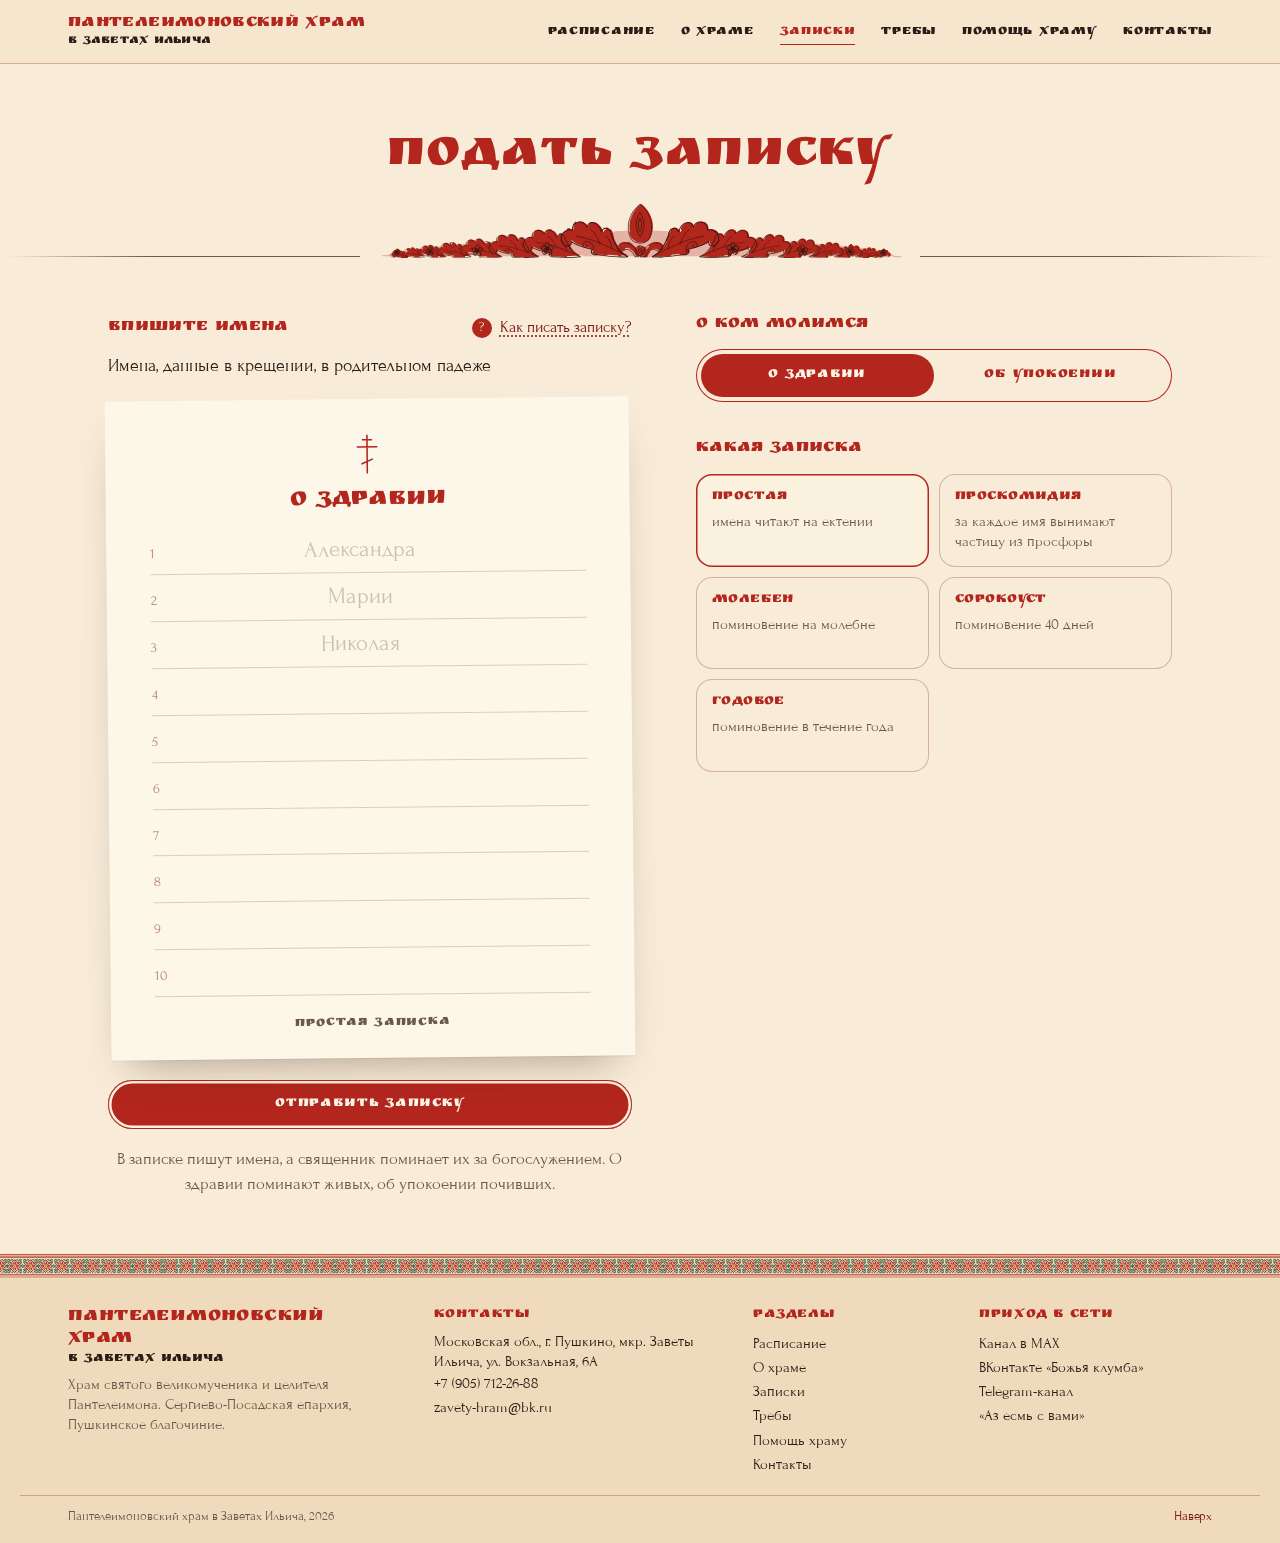
<file: zapiski.html>
<!DOCTYPE html>
<html lang="ru"><head><meta charset="utf-8"><meta name="viewport" content="width=device-width,initial-scale=1,viewport-fit=cover">
<title>Подать записку · Пантелеимоновский храм в Заветах Ильича</title>
<meta name="description" content="Подать записку. Пантелеимоновский храм в Заветах Ильича, г. Пушкино.">
<meta name="theme-color" content="#f5e6cd"><link rel="icon" href="favicon.svg" type="image/svg+xml">
<script>document.documentElement.classList.add('js')</script>
<link rel="preconnect" href="https://fonts.googleapis.com"><link rel="preconnect" href="https://fonts.gstatic.com" crossorigin>
<link href="https://fonts.googleapis.com/css2?family=Ruslan+Display&family=Forum&display=swap" rel="stylesheet">
<link rel="stylesheet" href="site.css?v=11">
<style>
.zp{max-width:640px}
/* Laptop: the slip on the left, the choices on the right */
@media (min-width:1000px){
  .zp{max-width:1160px}
  #zp{display:grid;grid-template-columns:minmax(0,1.1fr) minmax(0,1fr);column-gap:clamp(40px,5vw,80px);align-items:start}
  #zp>*{grid-column:2}
  #zp>.s-slip{grid-column:1;grid-row:1 / span 6;position:sticky;top:calc(var(--hdr) + 24px);margin:0}
  .vids{grid-template-columns:1fr 1fr}
}
.step{border:0;margin:0 0 36px;padding:0}
.step legend{display:flex;align-items:center;flex-wrap:wrap;gap:8px 12px;width:100%;font:400 18px/1.2 var(--title),serif;color:var(--red);margin:0 0 14px;padding:0;letter-spacing:.02em}
.hint{font-size:16px;color:var(--mute);margin:14px 0 0}
.hint.above{margin:-4px 0 18px;font-size:18px;color:var(--ink)}

/* 1. Toggle */
.kind{display:grid;grid-template-columns:1fr 1fr;padding:5px;border-radius:999px;box-shadow:inset 0 0 0 1px var(--red)}
.kind label{position:relative;cursor:pointer}
.kind input{position:absolute;opacity:0;inset:0}
.kind span{display:block;text-align:center;white-space:nowrap;padding:14px 8px;border-radius:999px;font:400 15px/1 var(--title),serif;letter-spacing:.05em;color:var(--red);transition:background .3s,color .3s}
.kind input:checked+span{background:var(--red);color:#fff6e8}
.kind input:focus-visible+span{outline:2px solid var(--deep);outline-offset:2px}

/* 2. Kind of note: small tiles */
.vids{display:grid;grid-template-columns:repeat(auto-fill,minmax(180px,1fr));grid-auto-rows:1fr;gap:10px}
.vids label{position:relative;cursor:pointer}
.vids input{position:absolute;opacity:0;inset:0}
.vids span{display:block;height:100%;padding:14px 16px;border-radius:16px;box-shadow:inset 0 0 0 1px var(--line);font-size:15px;line-height:1.35;color:var(--mute);transition:box-shadow .25s,background .25s}
.vids b{display:block;font:400 15px/1.2 var(--title),serif;letter-spacing:.03em;color:var(--red);margin-bottom:6px}
.vids i{font-style:normal}
.vids label:hover span{box-shadow:inset 0 0 0 1px var(--red)}
.vids input:checked+span{background:var(--card);box-shadow:inset 0 0 0 1.5px var(--red)}
.vids input:focus-visible+span{outline:2px solid var(--deep);outline-offset:2px}
.how{margin-left:auto;background:none;border:0;padding:4px 0;font:400 16px/1.2 'Forum',serif;letter-spacing:0;color:var(--deep);text-decoration:underline dotted;text-underline-offset:4px;cursor:pointer}
.how::before{content:'?';display:inline-grid;place-items:center;width:20px;height:20px;margin-right:8px;border-radius:50%;background:var(--red);color:#fff6e8;font-size:13px;text-decoration:none;vertical-align:1px}
.how:hover{color:var(--red)}

/* 3. The slip itself: paper with a cross and ten ruled lines to write on */
.slip{position:relative;background:#fdf7ea;padding:34px clamp(22px,5vw,44px) 26px;border-radius:2px;transform:rotate(-.6deg);text-align:center;
  box-shadow:0 1px 0 rgba(42,29,23,.06),0 22px 44px -20px rgba(60,30,20,.4)}
.cr{width:26px;height:42px;color:var(--red);margin:0 auto 10px;display:block}
.slip-h{font:400 26px/1.2 var(--title),serif;color:var(--red);margin:0 0 10px}
.upk .cr,.upk .slip-h{color:var(--ink)}
.lines{list-style:none;margin:0;padding:0;counter-reset:ln}
.lines li{counter-increment:ln;display:flex;align-items:baseline;border-bottom:1px solid rgba(125,23,18,.2)}
.lines li::before{content:counter(ln);flex:none;width:1.8em;text-align:left;font-size:14px;color:rgba(125,23,18,.55);font-variant-numeric:tabular-nums}
.lines label{flex:1;min-width:0}
.lines input{width:100%;border:0;background:transparent;outline:none;padding:9px 1.8em 7px 0;text-align:center;font:400 23px/1.3 'Forum',serif;color:var(--ink)}
.lines input::placeholder{color:rgba(106,88,75,.35)}
.lines li:focus-within{border-bottom-color:var(--red)}
.slip-v{margin:20px 0 0;font:400 14px/1.2 var(--title),serif;letter-spacing:.06em;color:var(--mute)}

.send{width:100%;margin-top:22px}
.sent{margin:16px 0 0;padding:14px 18px;border-radius:14px;background:var(--card);border:1px solid var(--line);font-size:16px}

/* Rules popup */
.rules{width:min(640px,calc(100vw - 24px));max-height:min(86vh,760px);padding:clamp(24px,4vw,40px);border:0;border-radius:20px;background:var(--card);color:var(--ink);font-size:17px;line-height:1.55;box-shadow:0 30px 80px -30px rgba(42,29,23,.6)}
.rules::backdrop{background:rgba(42,29,23,.45)}
.rules[open]{animation:pop .35s cubic-bezier(.2,.8,.2,1)}
@keyframes pop{from{opacity:0;transform:translateY(12px) scale(.98)}}
.rules ol{padding-left:1.3em;margin:0 0 18px}
.rules li{margin:0 0 10px}
.rules li::marker{color:var(--red)}
.rules h3{font:400 16px/1.2 var(--title),serif;color:var(--red);margin:22px 0 8px;letter-spacing:.03em}
.rules .x{position:absolute;top:10px;right:12px;width:44px;height:44px;border:0;background:none;font-size:30px;line-height:1;color:var(--red);cursor:pointer}
.rules h2{padding-right:36px}
@media (max-width:600px){.kind span{font-size:clamp(13px,3.8vw,15px);letter-spacing:.02em;padding:14px 4px}.lines input{font-size:20px}.vids{grid-template-columns:1fr 1fr}.vids span{padding:12px}}

/* What a note is, said once under the button */
.after{margin:18px 0 0;font-size:17px;line-height:1.5;color:var(--mute);text-align:center}
</style>
</head><body id="top">
<a class="skip" href="#main">К содержимому</a>
<header class="hdr"><div class="hdr-in">
  <a class="brand" href="index.html"><b>Пантелеимоновский храм</b><small>в Заветах Ильича</small></a>
  <nav class="nav" id="menu" aria-label="Основное меню"><a href="raspisanie.html">Расписание</a><a href="o-hrame.html">О храме</a><a href="zapiski.html" aria-current=page>Записки</a><a href="treby.html">Требы</a><a href="index.html#help">Помощь храму</a><a href="kontakty.html">Контакты</a>
    <p class="nav-foot"><a href="tel:+79057122688">+7 (905) 712-26-88</a><br>ул. Вокзальная, 6А · у платформы «Заветы Ильича»</p>
  </nav>
  <button class="burger" type="button" aria-label="Меню" aria-controls="menu" aria-expanded="false"><span></span></button>
</div></header>
<main id="main">
<section class="phead"><h1>Подать записку</h1></section>
<div class="orn" aria-hidden="true"><span class="ln l"></span><svg class="mid" viewBox="0 -2 640 67" aria-hidden="true"><defs><filter id="o-pen" x="-5%" y="-20%" width="110%" height="140%"><feTurbulence type="fractalNoise" baseFrequency=".09" numOctaves="2" seed="7"/><feDisplacementMap in="SourceGraphic" scale="1.4"/></filter><filter id="o-wash" x="-5%" y="-20%" width="110%" height="140%"><feTurbulence type="fractalNoise" baseFrequency=".035" numOctaves="3" seed="2"/><feDisplacementMap in="SourceGraphic" scale="3.2"/><feGaussianBlur stdDeviation=".35"/></filter></defs><g class="o-wash" filter="url(#o-wash)" transform="translate(1.3 -.7)"><path class="o-g" d="M320.0,24 C327.0,24.0 327.0,35.0 334.0,35.0 C361.0,35.0 361.0,39.4 388.0,39.4 C412.0,39.4 412.0,42.9 436.0,42.9 C457.0,42.9 457.0,46.4 478.0,46.4 C495.5,46.4 495.5,49.5 513.0,49.5 C527.5,49.5 527.5,52.1 542.0,52.1 C554.0,52.1 554.0,54.5 566.0,54.5 C575.5,54.5 575.5,56.5 585.0,56.5 C600.5,56.5 600.5,63.0 616.0,63.0 L616.0,64 L24.0,64 L24.0,63 C39.5,63.0 39.5,56.5 55.0,56.5 C64.5,56.5 64.5,54.5 74.0,54.5 C86.0,54.5 86.0,52.1 98.0,52.1 C112.5,52.1 112.5,49.5 127.0,49.5 C144.5,49.5 144.5,46.4 162.0,46.4 C183.0,46.4 183.0,42.9 204.0,42.9 C228.0,42.9 228.0,39.4 252.0,39.4 C279.0,39.4 279.0,35.0 306.0,35.0 C313.0,35.0 313.0,24.0 320.0,24.0 Z"/><g><g transform="translate(334.0 64) rotate(-6) scale(1.32)"><path class="o-f" d="M0,0 C7,-2 12,-9 16,-17 C17,-23 23,-25 25,-19 C28,-27 36,-29 38,-22 C42,-28 51,-26 50,-18 C56,-19 61,-13 58,-7 C55,-2 49,-3 50,-8 C45,-5 38,-4 31,-3 C33,-1 31,2 28,1 C20,1 10,2 0,0 Z"/><path class="o-v" d="M2,-1 C14,-5 27,-12 46,-13 M25,-8 C27,-14 31,-18 34,-20 M14,-5 C15,-10 18,-14 21,-16"/><path class="o-c" d="M0,0 C-2,-8 4,-15 11,-13 C16,-11 14,-5 10,-6 C7,-7 8,-10 10,-10" transform="translate(30 0) scale(.7)"/></g><g transform="translate(388.0 64) rotate(-2) scale(1.12)"><path class="o-f" d="M0,0 C7,-2 12,-9 16,-17 C17,-23 23,-25 25,-19 C28,-27 36,-29 38,-22 C42,-28 51,-26 50,-18 C56,-19 61,-13 58,-7 C55,-2 49,-3 50,-8 C45,-5 38,-4 31,-3 C33,-1 31,2 28,1 C20,1 10,2 0,0 Z"/><path class="o-v" d="M2,-1 C14,-5 27,-12 46,-13 M25,-8 C27,-14 31,-18 34,-20 M14,-5 C15,-10 18,-14 21,-16"/><path class="o-c" d="M0,0 C-2,-8 4,-15 11,-13 C16,-11 14,-5 10,-6 C7,-7 8,-10 10,-10" transform="translate(30 0) scale(.7)"/></g><g transform="translate(436.0 64) rotate(0) scale(0.96)"><path class="o-f" d="M0,0 C7,-2 12,-9 16,-17 C17,-23 23,-25 25,-19 C28,-27 36,-29 38,-22 C42,-28 51,-26 50,-18 C56,-19 61,-13 58,-7 C55,-2 49,-3 50,-8 C45,-5 38,-4 31,-3 C33,-1 31,2 28,1 C20,1 10,2 0,0 Z"/><path class="o-v" d="M2,-1 C14,-5 27,-12 46,-13 M25,-8 C27,-14 31,-18 34,-20 M14,-5 C15,-10 18,-14 21,-16"/><path class="o-c" d="M0,0 C-2,-8 4,-15 11,-13 C16,-11 14,-5 10,-6 C7,-7 8,-10 10,-10" transform="translate(30 0) scale(.7)"/></g><g transform="translate(478.0 64) rotate(2) scale(0.8)"><path class="o-f" d="M0,0 C7,-2 12,-9 16,-17 C17,-23 23,-25 25,-19 C28,-27 36,-29 38,-22 C42,-28 51,-26 50,-18 C56,-19 61,-13 58,-7 C55,-2 49,-3 50,-8 C45,-5 38,-4 31,-3 C33,-1 31,2 28,1 C20,1 10,2 0,0 Z"/><path class="o-v" d="M2,-1 C14,-5 27,-12 46,-13 M25,-8 C27,-14 31,-18 34,-20 M14,-5 C15,-10 18,-14 21,-16"/><path class="o-c" d="M0,0 C-2,-8 4,-15 11,-13 C16,-11 14,-5 10,-6 C7,-7 8,-10 10,-10" transform="translate(30 0) scale(.7)"/></g><g transform="translate(513.0 64) rotate(3) scale(0.66)"><path class="o-f" d="M0,0 C7,-2 12,-9 16,-17 C17,-23 23,-25 25,-19 C28,-27 36,-29 38,-22 C42,-28 51,-26 50,-18 C56,-19 61,-13 58,-7 C55,-2 49,-3 50,-8 C45,-5 38,-4 31,-3 C33,-1 31,2 28,1 C20,1 10,2 0,0 Z"/><path class="o-v" d="M2,-1 C14,-5 27,-12 46,-13 M25,-8 C27,-14 31,-18 34,-20 M14,-5 C15,-10 18,-14 21,-16"/><path class="o-c" d="M0,0 C-2,-8 4,-15 11,-13 C16,-11 14,-5 10,-6 C7,-7 8,-10 10,-10" transform="translate(30 0) scale(.7)"/></g><g transform="translate(542.0 64) rotate(4) scale(0.54)"><path class="o-f" d="M0,0 C7,-2 12,-9 16,-17 C17,-23 23,-25 25,-19 C28,-27 36,-29 38,-22 C42,-28 51,-26 50,-18 C56,-19 61,-13 58,-7 C55,-2 49,-3 50,-8 C45,-5 38,-4 31,-3 C33,-1 31,2 28,1 C20,1 10,2 0,0 Z"/><path class="o-v" d="M2,-1 C14,-5 27,-12 46,-13 M25,-8 C27,-14 31,-18 34,-20 M14,-5 C15,-10 18,-14 21,-16"/><path class="o-c" d="M0,0 C-2,-8 4,-15 11,-13 C16,-11 14,-5 10,-6 C7,-7 8,-10 10,-10" transform="translate(30 0) scale(.7)"/></g><g transform="translate(566.0 64) rotate(5) scale(0.43)"><path class="o-f" d="M0,0 C7,-2 12,-9 16,-17 C17,-23 23,-25 25,-19 C28,-27 36,-29 38,-22 C42,-28 51,-26 50,-18 C56,-19 61,-13 58,-7 C55,-2 49,-3 50,-8 C45,-5 38,-4 31,-3 C33,-1 31,2 28,1 C20,1 10,2 0,0 Z"/><path class="o-v" d="M2,-1 C14,-5 27,-12 46,-13 M25,-8 C27,-14 31,-18 34,-20 M14,-5 C15,-10 18,-14 21,-16"/><path class="o-c" d="M0,0 C-2,-8 4,-15 11,-13 C16,-11 14,-5 10,-6 C7,-7 8,-10 10,-10" transform="translate(30 0) scale(.7)"/></g><g transform="translate(585.0 64) rotate(6) scale(0.34)"><path class="o-f" d="M0,0 C7,-2 12,-9 16,-17 C17,-23 23,-25 25,-19 C28,-27 36,-29 38,-22 C42,-28 51,-26 50,-18 C56,-19 61,-13 58,-7 C55,-2 49,-3 50,-8 C45,-5 38,-4 31,-3 C33,-1 31,2 28,1 C20,1 10,2 0,0 Z"/><path class="o-v" d="M2,-1 C14,-5 27,-12 46,-13 M25,-8 C27,-14 31,-18 34,-20 M14,-5 C15,-10 18,-14 21,-16"/><path class="o-c" d="M0,0 C-2,-8 4,-15 11,-13 C16,-11 14,-5 10,-6 C7,-7 8,-10 10,-10" transform="translate(30 0) scale(.7)"/></g><g class="o-f"><ellipse cx="426.0" cy="51.2" rx="2.6" ry="3.7" transform="rotate(0 426.0 55)"/><ellipse cx="426.0" cy="51.2" rx="2.6" ry="3.7" transform="rotate(72 426.0 55)"/><ellipse cx="426.0" cy="51.2" rx="2.6" ry="3.7" transform="rotate(144 426.0 55)"/><ellipse cx="426.0" cy="51.2" rx="2.6" ry="3.7" transform="rotate(216 426.0 55)"/><ellipse cx="426.0" cy="51.2" rx="2.6" ry="3.7" transform="rotate(288 426.0 55)"/></g><circle class="o-v2" cx="426.0" cy="55" r="1.9"/><g class="o-f"><ellipse cx="506.0" cy="53.9" rx="2.1" ry="3.0" transform="rotate(0 506.0 57)"/><ellipse cx="506.0" cy="53.9" rx="2.1" ry="3.0" transform="rotate(72 506.0 57)"/><ellipse cx="506.0" cy="53.9" rx="2.1" ry="3.0" transform="rotate(144 506.0 57)"/><ellipse cx="506.0" cy="53.9" rx="2.1" ry="3.0" transform="rotate(216 506.0 57)"/><ellipse cx="506.0" cy="53.9" rx="2.1" ry="3.0" transform="rotate(288 506.0 57)"/></g><circle class="o-v2" cx="506.0" cy="57" r="1.5"/><g class="o-f"><ellipse cx="560.0" cy="55.6" rx="1.6" ry="2.3" transform="rotate(0 560.0 58)"/><ellipse cx="560.0" cy="55.6" rx="1.6" ry="2.3" transform="rotate(72 560.0 58)"/><ellipse cx="560.0" cy="55.6" rx="1.6" ry="2.3" transform="rotate(144 560.0 58)"/><ellipse cx="560.0" cy="55.6" rx="1.6" ry="2.3" transform="rotate(216 560.0 58)"/><ellipse cx="560.0" cy="55.6" rx="1.6" ry="2.3" transform="rotate(288 560.0 58)"/></g><circle class="o-v2" cx="560.0" cy="58" r="1.1"/><g class="o-f"><ellipse cx="598.0" cy="57.1" rx="1.3" ry="1.8" transform="rotate(0 598.0 59)"/><ellipse cx="598.0" cy="57.1" rx="1.3" ry="1.8" transform="rotate(72 598.0 59)"/><ellipse cx="598.0" cy="57.1" rx="1.3" ry="1.8" transform="rotate(144 598.0 59)"/><ellipse cx="598.0" cy="57.1" rx="1.3" ry="1.8" transform="rotate(216 598.0 59)"/><ellipse cx="598.0" cy="57.1" rx="1.3" ry="1.8" transform="rotate(288 598.0 59)"/></g><circle class="o-v2" cx="598.0" cy="59" r="0.9"/></g><g transform="translate(640 0) scale(-1 1)"><g transform="translate(334.0 64) rotate(-6) scale(1.32)"><path class="o-f" d="M0,0 C7,-2 12,-9 16,-17 C17,-23 23,-25 25,-19 C28,-27 36,-29 38,-22 C42,-28 51,-26 50,-18 C56,-19 61,-13 58,-7 C55,-2 49,-3 50,-8 C45,-5 38,-4 31,-3 C33,-1 31,2 28,1 C20,1 10,2 0,0 Z"/><path class="o-v" d="M2,-1 C14,-5 27,-12 46,-13 M25,-8 C27,-14 31,-18 34,-20 M14,-5 C15,-10 18,-14 21,-16"/><path class="o-c" d="M0,0 C-2,-8 4,-15 11,-13 C16,-11 14,-5 10,-6 C7,-7 8,-10 10,-10" transform="translate(30 0) scale(.7)"/></g><g transform="translate(388.0 64) rotate(-2) scale(1.12)"><path class="o-f" d="M0,0 C7,-2 12,-9 16,-17 C17,-23 23,-25 25,-19 C28,-27 36,-29 38,-22 C42,-28 51,-26 50,-18 C56,-19 61,-13 58,-7 C55,-2 49,-3 50,-8 C45,-5 38,-4 31,-3 C33,-1 31,2 28,1 C20,1 10,2 0,0 Z"/><path class="o-v" d="M2,-1 C14,-5 27,-12 46,-13 M25,-8 C27,-14 31,-18 34,-20 M14,-5 C15,-10 18,-14 21,-16"/><path class="o-c" d="M0,0 C-2,-8 4,-15 11,-13 C16,-11 14,-5 10,-6 C7,-7 8,-10 10,-10" transform="translate(30 0) scale(.7)"/></g><g transform="translate(436.0 64) rotate(0) scale(0.96)"><path class="o-f" d="M0,0 C7,-2 12,-9 16,-17 C17,-23 23,-25 25,-19 C28,-27 36,-29 38,-22 C42,-28 51,-26 50,-18 C56,-19 61,-13 58,-7 C55,-2 49,-3 50,-8 C45,-5 38,-4 31,-3 C33,-1 31,2 28,1 C20,1 10,2 0,0 Z"/><path class="o-v" d="M2,-1 C14,-5 27,-12 46,-13 M25,-8 C27,-14 31,-18 34,-20 M14,-5 C15,-10 18,-14 21,-16"/><path class="o-c" d="M0,0 C-2,-8 4,-15 11,-13 C16,-11 14,-5 10,-6 C7,-7 8,-10 10,-10" transform="translate(30 0) scale(.7)"/></g><g transform="translate(478.0 64) rotate(2) scale(0.8)"><path class="o-f" d="M0,0 C7,-2 12,-9 16,-17 C17,-23 23,-25 25,-19 C28,-27 36,-29 38,-22 C42,-28 51,-26 50,-18 C56,-19 61,-13 58,-7 C55,-2 49,-3 50,-8 C45,-5 38,-4 31,-3 C33,-1 31,2 28,1 C20,1 10,2 0,0 Z"/><path class="o-v" d="M2,-1 C14,-5 27,-12 46,-13 M25,-8 C27,-14 31,-18 34,-20 M14,-5 C15,-10 18,-14 21,-16"/><path class="o-c" d="M0,0 C-2,-8 4,-15 11,-13 C16,-11 14,-5 10,-6 C7,-7 8,-10 10,-10" transform="translate(30 0) scale(.7)"/></g><g transform="translate(513.0 64) rotate(3) scale(0.66)"><path class="o-f" d="M0,0 C7,-2 12,-9 16,-17 C17,-23 23,-25 25,-19 C28,-27 36,-29 38,-22 C42,-28 51,-26 50,-18 C56,-19 61,-13 58,-7 C55,-2 49,-3 50,-8 C45,-5 38,-4 31,-3 C33,-1 31,2 28,1 C20,1 10,2 0,0 Z"/><path class="o-v" d="M2,-1 C14,-5 27,-12 46,-13 M25,-8 C27,-14 31,-18 34,-20 M14,-5 C15,-10 18,-14 21,-16"/><path class="o-c" d="M0,0 C-2,-8 4,-15 11,-13 C16,-11 14,-5 10,-6 C7,-7 8,-10 10,-10" transform="translate(30 0) scale(.7)"/></g><g transform="translate(542.0 64) rotate(4) scale(0.54)"><path class="o-f" d="M0,0 C7,-2 12,-9 16,-17 C17,-23 23,-25 25,-19 C28,-27 36,-29 38,-22 C42,-28 51,-26 50,-18 C56,-19 61,-13 58,-7 C55,-2 49,-3 50,-8 C45,-5 38,-4 31,-3 C33,-1 31,2 28,1 C20,1 10,2 0,0 Z"/><path class="o-v" d="M2,-1 C14,-5 27,-12 46,-13 M25,-8 C27,-14 31,-18 34,-20 M14,-5 C15,-10 18,-14 21,-16"/><path class="o-c" d="M0,0 C-2,-8 4,-15 11,-13 C16,-11 14,-5 10,-6 C7,-7 8,-10 10,-10" transform="translate(30 0) scale(.7)"/></g><g transform="translate(566.0 64) rotate(5) scale(0.43)"><path class="o-f" d="M0,0 C7,-2 12,-9 16,-17 C17,-23 23,-25 25,-19 C28,-27 36,-29 38,-22 C42,-28 51,-26 50,-18 C56,-19 61,-13 58,-7 C55,-2 49,-3 50,-8 C45,-5 38,-4 31,-3 C33,-1 31,2 28,1 C20,1 10,2 0,0 Z"/><path class="o-v" d="M2,-1 C14,-5 27,-12 46,-13 M25,-8 C27,-14 31,-18 34,-20 M14,-5 C15,-10 18,-14 21,-16"/><path class="o-c" d="M0,0 C-2,-8 4,-15 11,-13 C16,-11 14,-5 10,-6 C7,-7 8,-10 10,-10" transform="translate(30 0) scale(.7)"/></g><g transform="translate(585.0 64) rotate(6) scale(0.34)"><path class="o-f" d="M0,0 C7,-2 12,-9 16,-17 C17,-23 23,-25 25,-19 C28,-27 36,-29 38,-22 C42,-28 51,-26 50,-18 C56,-19 61,-13 58,-7 C55,-2 49,-3 50,-8 C45,-5 38,-4 31,-3 C33,-1 31,2 28,1 C20,1 10,2 0,0 Z"/><path class="o-v" d="M2,-1 C14,-5 27,-12 46,-13 M25,-8 C27,-14 31,-18 34,-20 M14,-5 C15,-10 18,-14 21,-16"/><path class="o-c" d="M0,0 C-2,-8 4,-15 11,-13 C16,-11 14,-5 10,-6 C7,-7 8,-10 10,-10" transform="translate(30 0) scale(.7)"/></g><g class="o-f"><ellipse cx="426.0" cy="51.2" rx="2.6" ry="3.7" transform="rotate(0 426.0 55)"/><ellipse cx="426.0" cy="51.2" rx="2.6" ry="3.7" transform="rotate(72 426.0 55)"/><ellipse cx="426.0" cy="51.2" rx="2.6" ry="3.7" transform="rotate(144 426.0 55)"/><ellipse cx="426.0" cy="51.2" rx="2.6" ry="3.7" transform="rotate(216 426.0 55)"/><ellipse cx="426.0" cy="51.2" rx="2.6" ry="3.7" transform="rotate(288 426.0 55)"/></g><circle class="o-v2" cx="426.0" cy="55" r="1.9"/><g class="o-f"><ellipse cx="506.0" cy="53.9" rx="2.1" ry="3.0" transform="rotate(0 506.0 57)"/><ellipse cx="506.0" cy="53.9" rx="2.1" ry="3.0" transform="rotate(72 506.0 57)"/><ellipse cx="506.0" cy="53.9" rx="2.1" ry="3.0" transform="rotate(144 506.0 57)"/><ellipse cx="506.0" cy="53.9" rx="2.1" ry="3.0" transform="rotate(216 506.0 57)"/><ellipse cx="506.0" cy="53.9" rx="2.1" ry="3.0" transform="rotate(288 506.0 57)"/></g><circle class="o-v2" cx="506.0" cy="57" r="1.5"/><g class="o-f"><ellipse cx="560.0" cy="55.6" rx="1.6" ry="2.3" transform="rotate(0 560.0 58)"/><ellipse cx="560.0" cy="55.6" rx="1.6" ry="2.3" transform="rotate(72 560.0 58)"/><ellipse cx="560.0" cy="55.6" rx="1.6" ry="2.3" transform="rotate(144 560.0 58)"/><ellipse cx="560.0" cy="55.6" rx="1.6" ry="2.3" transform="rotate(216 560.0 58)"/><ellipse cx="560.0" cy="55.6" rx="1.6" ry="2.3" transform="rotate(288 560.0 58)"/></g><circle class="o-v2" cx="560.0" cy="58" r="1.1"/><g class="o-f"><ellipse cx="598.0" cy="57.1" rx="1.3" ry="1.8" transform="rotate(0 598.0 59)"/><ellipse cx="598.0" cy="57.1" rx="1.3" ry="1.8" transform="rotate(72 598.0 59)"/><ellipse cx="598.0" cy="57.1" rx="1.3" ry="1.8" transform="rotate(144 598.0 59)"/><ellipse cx="598.0" cy="57.1" rx="1.3" ry="1.8" transform="rotate(216 598.0 59)"/><ellipse cx="598.0" cy="57.1" rx="1.3" ry="1.8" transform="rotate(288 598.0 59)"/></g><circle class="o-v2" cx="598.0" cy="59" r="0.9"/></g><g><path class="o-f" d="M320.0,4 C333.0,14 337.0,31 330.0,44 C326.0,50 314.0,50 310.0,44 C303.0,31 307.0,14 320.0,4 Z"/><path class="o-v2" d="M320.0,13 C326.0,22 326.0,33 320.0,41 C314.0,33 314.0,22 320.0,13 Z"/><path class="o-f" d="M320.0,20 C322.6,25 322.6,31 320.0,35 C317.4,31 317.4,25 320.0,20 Z"/><path class="o-f" d="M319.0,64 C316.0,52 304.0,44 296.0,50 C292.0,54 296.0,60 301.0,57 C305.0,54 311.0,56 314.0,64 Z"/><path class="o-f" d="M321.0,64 C324.0,52 336.0,44 344.0,50 C348.0,54 344.0,60 339.0,57 C335.0,54 329.0,56 326.0,64 Z"/><circle class="o-f" cx="320.0" cy="57" r="5.5"/><circle class="o-v2" cx="320.0" cy="57" r="2"/></g></g><g class="o-ink" filter="url(#o-pen)"><path class="o-g" d="M320.0,24 C327.0,24.0 327.0,35.0 334.0,35.0 C361.0,35.0 361.0,39.4 388.0,39.4 C412.0,39.4 412.0,42.9 436.0,42.9 C457.0,42.9 457.0,46.4 478.0,46.4 C495.5,46.4 495.5,49.5 513.0,49.5 C527.5,49.5 527.5,52.1 542.0,52.1 C554.0,52.1 554.0,54.5 566.0,54.5 C575.5,54.5 575.5,56.5 585.0,56.5 C600.5,56.5 600.5,63.0 616.0,63.0 L616.0,64 L24.0,64 L24.0,63 C39.5,63.0 39.5,56.5 55.0,56.5 C64.5,56.5 64.5,54.5 74.0,54.5 C86.0,54.5 86.0,52.1 98.0,52.1 C112.5,52.1 112.5,49.5 127.0,49.5 C144.5,49.5 144.5,46.4 162.0,46.4 C183.0,46.4 183.0,42.9 204.0,42.9 C228.0,42.9 228.0,39.4 252.0,39.4 C279.0,39.4 279.0,35.0 306.0,35.0 C313.0,35.0 313.0,24.0 320.0,24.0 Z"/><g><g transform="translate(334.0 64) rotate(-6) scale(1.32)"><path class="o-f" d="M0,0 C7,-2 12,-9 16,-17 C17,-23 23,-25 25,-19 C28,-27 36,-29 38,-22 C42,-28 51,-26 50,-18 C56,-19 61,-13 58,-7 C55,-2 49,-3 50,-8 C45,-5 38,-4 31,-3 C33,-1 31,2 28,1 C20,1 10,2 0,0 Z"/><path class="o-v" d="M2,-1 C14,-5 27,-12 46,-13 M25,-8 C27,-14 31,-18 34,-20 M14,-5 C15,-10 18,-14 21,-16"/><path class="o-c" d="M0,0 C-2,-8 4,-15 11,-13 C16,-11 14,-5 10,-6 C7,-7 8,-10 10,-10" transform="translate(30 0) scale(.7)"/></g><g transform="translate(388.0 64) rotate(-2) scale(1.12)"><path class="o-f" d="M0,0 C7,-2 12,-9 16,-17 C17,-23 23,-25 25,-19 C28,-27 36,-29 38,-22 C42,-28 51,-26 50,-18 C56,-19 61,-13 58,-7 C55,-2 49,-3 50,-8 C45,-5 38,-4 31,-3 C33,-1 31,2 28,1 C20,1 10,2 0,0 Z"/><path class="o-v" d="M2,-1 C14,-5 27,-12 46,-13 M25,-8 C27,-14 31,-18 34,-20 M14,-5 C15,-10 18,-14 21,-16"/><path class="o-c" d="M0,0 C-2,-8 4,-15 11,-13 C16,-11 14,-5 10,-6 C7,-7 8,-10 10,-10" transform="translate(30 0) scale(.7)"/></g><g transform="translate(436.0 64) rotate(0) scale(0.96)"><path class="o-f" d="M0,0 C7,-2 12,-9 16,-17 C17,-23 23,-25 25,-19 C28,-27 36,-29 38,-22 C42,-28 51,-26 50,-18 C56,-19 61,-13 58,-7 C55,-2 49,-3 50,-8 C45,-5 38,-4 31,-3 C33,-1 31,2 28,1 C20,1 10,2 0,0 Z"/><path class="o-v" d="M2,-1 C14,-5 27,-12 46,-13 M25,-8 C27,-14 31,-18 34,-20 M14,-5 C15,-10 18,-14 21,-16"/><path class="o-c" d="M0,0 C-2,-8 4,-15 11,-13 C16,-11 14,-5 10,-6 C7,-7 8,-10 10,-10" transform="translate(30 0) scale(.7)"/></g><g transform="translate(478.0 64) rotate(2) scale(0.8)"><path class="o-f" d="M0,0 C7,-2 12,-9 16,-17 C17,-23 23,-25 25,-19 C28,-27 36,-29 38,-22 C42,-28 51,-26 50,-18 C56,-19 61,-13 58,-7 C55,-2 49,-3 50,-8 C45,-5 38,-4 31,-3 C33,-1 31,2 28,1 C20,1 10,2 0,0 Z"/><path class="o-v" d="M2,-1 C14,-5 27,-12 46,-13 M25,-8 C27,-14 31,-18 34,-20 M14,-5 C15,-10 18,-14 21,-16"/><path class="o-c" d="M0,0 C-2,-8 4,-15 11,-13 C16,-11 14,-5 10,-6 C7,-7 8,-10 10,-10" transform="translate(30 0) scale(.7)"/></g><g transform="translate(513.0 64) rotate(3) scale(0.66)"><path class="o-f" d="M0,0 C7,-2 12,-9 16,-17 C17,-23 23,-25 25,-19 C28,-27 36,-29 38,-22 C42,-28 51,-26 50,-18 C56,-19 61,-13 58,-7 C55,-2 49,-3 50,-8 C45,-5 38,-4 31,-3 C33,-1 31,2 28,1 C20,1 10,2 0,0 Z"/><path class="o-v" d="M2,-1 C14,-5 27,-12 46,-13 M25,-8 C27,-14 31,-18 34,-20 M14,-5 C15,-10 18,-14 21,-16"/><path class="o-c" d="M0,0 C-2,-8 4,-15 11,-13 C16,-11 14,-5 10,-6 C7,-7 8,-10 10,-10" transform="translate(30 0) scale(.7)"/></g><g transform="translate(542.0 64) rotate(4) scale(0.54)"><path class="o-f" d="M0,0 C7,-2 12,-9 16,-17 C17,-23 23,-25 25,-19 C28,-27 36,-29 38,-22 C42,-28 51,-26 50,-18 C56,-19 61,-13 58,-7 C55,-2 49,-3 50,-8 C45,-5 38,-4 31,-3 C33,-1 31,2 28,1 C20,1 10,2 0,0 Z"/><path class="o-v" d="M2,-1 C14,-5 27,-12 46,-13 M25,-8 C27,-14 31,-18 34,-20 M14,-5 C15,-10 18,-14 21,-16"/><path class="o-c" d="M0,0 C-2,-8 4,-15 11,-13 C16,-11 14,-5 10,-6 C7,-7 8,-10 10,-10" transform="translate(30 0) scale(.7)"/></g><g transform="translate(566.0 64) rotate(5) scale(0.43)"><path class="o-f" d="M0,0 C7,-2 12,-9 16,-17 C17,-23 23,-25 25,-19 C28,-27 36,-29 38,-22 C42,-28 51,-26 50,-18 C56,-19 61,-13 58,-7 C55,-2 49,-3 50,-8 C45,-5 38,-4 31,-3 C33,-1 31,2 28,1 C20,1 10,2 0,0 Z"/><path class="o-v" d="M2,-1 C14,-5 27,-12 46,-13 M25,-8 C27,-14 31,-18 34,-20 M14,-5 C15,-10 18,-14 21,-16"/><path class="o-c" d="M0,0 C-2,-8 4,-15 11,-13 C16,-11 14,-5 10,-6 C7,-7 8,-10 10,-10" transform="translate(30 0) scale(.7)"/></g><g transform="translate(585.0 64) rotate(6) scale(0.34)"><path class="o-f" d="M0,0 C7,-2 12,-9 16,-17 C17,-23 23,-25 25,-19 C28,-27 36,-29 38,-22 C42,-28 51,-26 50,-18 C56,-19 61,-13 58,-7 C55,-2 49,-3 50,-8 C45,-5 38,-4 31,-3 C33,-1 31,2 28,1 C20,1 10,2 0,0 Z"/><path class="o-v" d="M2,-1 C14,-5 27,-12 46,-13 M25,-8 C27,-14 31,-18 34,-20 M14,-5 C15,-10 18,-14 21,-16"/><path class="o-c" d="M0,0 C-2,-8 4,-15 11,-13 C16,-11 14,-5 10,-6 C7,-7 8,-10 10,-10" transform="translate(30 0) scale(.7)"/></g><g class="o-f"><ellipse cx="426.0" cy="51.2" rx="2.6" ry="3.7" transform="rotate(0 426.0 55)"/><ellipse cx="426.0" cy="51.2" rx="2.6" ry="3.7" transform="rotate(72 426.0 55)"/><ellipse cx="426.0" cy="51.2" rx="2.6" ry="3.7" transform="rotate(144 426.0 55)"/><ellipse cx="426.0" cy="51.2" rx="2.6" ry="3.7" transform="rotate(216 426.0 55)"/><ellipse cx="426.0" cy="51.2" rx="2.6" ry="3.7" transform="rotate(288 426.0 55)"/></g><circle class="o-v2" cx="426.0" cy="55" r="1.9"/><g class="o-f"><ellipse cx="506.0" cy="53.9" rx="2.1" ry="3.0" transform="rotate(0 506.0 57)"/><ellipse cx="506.0" cy="53.9" rx="2.1" ry="3.0" transform="rotate(72 506.0 57)"/><ellipse cx="506.0" cy="53.9" rx="2.1" ry="3.0" transform="rotate(144 506.0 57)"/><ellipse cx="506.0" cy="53.9" rx="2.1" ry="3.0" transform="rotate(216 506.0 57)"/><ellipse cx="506.0" cy="53.9" rx="2.1" ry="3.0" transform="rotate(288 506.0 57)"/></g><circle class="o-v2" cx="506.0" cy="57" r="1.5"/><g class="o-f"><ellipse cx="560.0" cy="55.6" rx="1.6" ry="2.3" transform="rotate(0 560.0 58)"/><ellipse cx="560.0" cy="55.6" rx="1.6" ry="2.3" transform="rotate(72 560.0 58)"/><ellipse cx="560.0" cy="55.6" rx="1.6" ry="2.3" transform="rotate(144 560.0 58)"/><ellipse cx="560.0" cy="55.6" rx="1.6" ry="2.3" transform="rotate(216 560.0 58)"/><ellipse cx="560.0" cy="55.6" rx="1.6" ry="2.3" transform="rotate(288 560.0 58)"/></g><circle class="o-v2" cx="560.0" cy="58" r="1.1"/><g class="o-f"><ellipse cx="598.0" cy="57.1" rx="1.3" ry="1.8" transform="rotate(0 598.0 59)"/><ellipse cx="598.0" cy="57.1" rx="1.3" ry="1.8" transform="rotate(72 598.0 59)"/><ellipse cx="598.0" cy="57.1" rx="1.3" ry="1.8" transform="rotate(144 598.0 59)"/><ellipse cx="598.0" cy="57.1" rx="1.3" ry="1.8" transform="rotate(216 598.0 59)"/><ellipse cx="598.0" cy="57.1" rx="1.3" ry="1.8" transform="rotate(288 598.0 59)"/></g><circle class="o-v2" cx="598.0" cy="59" r="0.9"/></g><g transform="translate(640 0) scale(-1 1)"><g transform="translate(334.0 64) rotate(-6) scale(1.32)"><path class="o-f" d="M0,0 C7,-2 12,-9 16,-17 C17,-23 23,-25 25,-19 C28,-27 36,-29 38,-22 C42,-28 51,-26 50,-18 C56,-19 61,-13 58,-7 C55,-2 49,-3 50,-8 C45,-5 38,-4 31,-3 C33,-1 31,2 28,1 C20,1 10,2 0,0 Z"/><path class="o-v" d="M2,-1 C14,-5 27,-12 46,-13 M25,-8 C27,-14 31,-18 34,-20 M14,-5 C15,-10 18,-14 21,-16"/><path class="o-c" d="M0,0 C-2,-8 4,-15 11,-13 C16,-11 14,-5 10,-6 C7,-7 8,-10 10,-10" transform="translate(30 0) scale(.7)"/></g><g transform="translate(388.0 64) rotate(-2) scale(1.12)"><path class="o-f" d="M0,0 C7,-2 12,-9 16,-17 C17,-23 23,-25 25,-19 C28,-27 36,-29 38,-22 C42,-28 51,-26 50,-18 C56,-19 61,-13 58,-7 C55,-2 49,-3 50,-8 C45,-5 38,-4 31,-3 C33,-1 31,2 28,1 C20,1 10,2 0,0 Z"/><path class="o-v" d="M2,-1 C14,-5 27,-12 46,-13 M25,-8 C27,-14 31,-18 34,-20 M14,-5 C15,-10 18,-14 21,-16"/><path class="o-c" d="M0,0 C-2,-8 4,-15 11,-13 C16,-11 14,-5 10,-6 C7,-7 8,-10 10,-10" transform="translate(30 0) scale(.7)"/></g><g transform="translate(436.0 64) rotate(0) scale(0.96)"><path class="o-f" d="M0,0 C7,-2 12,-9 16,-17 C17,-23 23,-25 25,-19 C28,-27 36,-29 38,-22 C42,-28 51,-26 50,-18 C56,-19 61,-13 58,-7 C55,-2 49,-3 50,-8 C45,-5 38,-4 31,-3 C33,-1 31,2 28,1 C20,1 10,2 0,0 Z"/><path class="o-v" d="M2,-1 C14,-5 27,-12 46,-13 M25,-8 C27,-14 31,-18 34,-20 M14,-5 C15,-10 18,-14 21,-16"/><path class="o-c" d="M0,0 C-2,-8 4,-15 11,-13 C16,-11 14,-5 10,-6 C7,-7 8,-10 10,-10" transform="translate(30 0) scale(.7)"/></g><g transform="translate(478.0 64) rotate(2) scale(0.8)"><path class="o-f" d="M0,0 C7,-2 12,-9 16,-17 C17,-23 23,-25 25,-19 C28,-27 36,-29 38,-22 C42,-28 51,-26 50,-18 C56,-19 61,-13 58,-7 C55,-2 49,-3 50,-8 C45,-5 38,-4 31,-3 C33,-1 31,2 28,1 C20,1 10,2 0,0 Z"/><path class="o-v" d="M2,-1 C14,-5 27,-12 46,-13 M25,-8 C27,-14 31,-18 34,-20 M14,-5 C15,-10 18,-14 21,-16"/><path class="o-c" d="M0,0 C-2,-8 4,-15 11,-13 C16,-11 14,-5 10,-6 C7,-7 8,-10 10,-10" transform="translate(30 0) scale(.7)"/></g><g transform="translate(513.0 64) rotate(3) scale(0.66)"><path class="o-f" d="M0,0 C7,-2 12,-9 16,-17 C17,-23 23,-25 25,-19 C28,-27 36,-29 38,-22 C42,-28 51,-26 50,-18 C56,-19 61,-13 58,-7 C55,-2 49,-3 50,-8 C45,-5 38,-4 31,-3 C33,-1 31,2 28,1 C20,1 10,2 0,0 Z"/><path class="o-v" d="M2,-1 C14,-5 27,-12 46,-13 M25,-8 C27,-14 31,-18 34,-20 M14,-5 C15,-10 18,-14 21,-16"/><path class="o-c" d="M0,0 C-2,-8 4,-15 11,-13 C16,-11 14,-5 10,-6 C7,-7 8,-10 10,-10" transform="translate(30 0) scale(.7)"/></g><g transform="translate(542.0 64) rotate(4) scale(0.54)"><path class="o-f" d="M0,0 C7,-2 12,-9 16,-17 C17,-23 23,-25 25,-19 C28,-27 36,-29 38,-22 C42,-28 51,-26 50,-18 C56,-19 61,-13 58,-7 C55,-2 49,-3 50,-8 C45,-5 38,-4 31,-3 C33,-1 31,2 28,1 C20,1 10,2 0,0 Z"/><path class="o-v" d="M2,-1 C14,-5 27,-12 46,-13 M25,-8 C27,-14 31,-18 34,-20 M14,-5 C15,-10 18,-14 21,-16"/><path class="o-c" d="M0,0 C-2,-8 4,-15 11,-13 C16,-11 14,-5 10,-6 C7,-7 8,-10 10,-10" transform="translate(30 0) scale(.7)"/></g><g transform="translate(566.0 64) rotate(5) scale(0.43)"><path class="o-f" d="M0,0 C7,-2 12,-9 16,-17 C17,-23 23,-25 25,-19 C28,-27 36,-29 38,-22 C42,-28 51,-26 50,-18 C56,-19 61,-13 58,-7 C55,-2 49,-3 50,-8 C45,-5 38,-4 31,-3 C33,-1 31,2 28,1 C20,1 10,2 0,0 Z"/><path class="o-v" d="M2,-1 C14,-5 27,-12 46,-13 M25,-8 C27,-14 31,-18 34,-20 M14,-5 C15,-10 18,-14 21,-16"/><path class="o-c" d="M0,0 C-2,-8 4,-15 11,-13 C16,-11 14,-5 10,-6 C7,-7 8,-10 10,-10" transform="translate(30 0) scale(.7)"/></g><g transform="translate(585.0 64) rotate(6) scale(0.34)"><path class="o-f" d="M0,0 C7,-2 12,-9 16,-17 C17,-23 23,-25 25,-19 C28,-27 36,-29 38,-22 C42,-28 51,-26 50,-18 C56,-19 61,-13 58,-7 C55,-2 49,-3 50,-8 C45,-5 38,-4 31,-3 C33,-1 31,2 28,1 C20,1 10,2 0,0 Z"/><path class="o-v" d="M2,-1 C14,-5 27,-12 46,-13 M25,-8 C27,-14 31,-18 34,-20 M14,-5 C15,-10 18,-14 21,-16"/><path class="o-c" d="M0,0 C-2,-8 4,-15 11,-13 C16,-11 14,-5 10,-6 C7,-7 8,-10 10,-10" transform="translate(30 0) scale(.7)"/></g><g class="o-f"><ellipse cx="426.0" cy="51.2" rx="2.6" ry="3.7" transform="rotate(0 426.0 55)"/><ellipse cx="426.0" cy="51.2" rx="2.6" ry="3.7" transform="rotate(72 426.0 55)"/><ellipse cx="426.0" cy="51.2" rx="2.6" ry="3.7" transform="rotate(144 426.0 55)"/><ellipse cx="426.0" cy="51.2" rx="2.6" ry="3.7" transform="rotate(216 426.0 55)"/><ellipse cx="426.0" cy="51.2" rx="2.6" ry="3.7" transform="rotate(288 426.0 55)"/></g><circle class="o-v2" cx="426.0" cy="55" r="1.9"/><g class="o-f"><ellipse cx="506.0" cy="53.9" rx="2.1" ry="3.0" transform="rotate(0 506.0 57)"/><ellipse cx="506.0" cy="53.9" rx="2.1" ry="3.0" transform="rotate(72 506.0 57)"/><ellipse cx="506.0" cy="53.9" rx="2.1" ry="3.0" transform="rotate(144 506.0 57)"/><ellipse cx="506.0" cy="53.9" rx="2.1" ry="3.0" transform="rotate(216 506.0 57)"/><ellipse cx="506.0" cy="53.9" rx="2.1" ry="3.0" transform="rotate(288 506.0 57)"/></g><circle class="o-v2" cx="506.0" cy="57" r="1.5"/><g class="o-f"><ellipse cx="560.0" cy="55.6" rx="1.6" ry="2.3" transform="rotate(0 560.0 58)"/><ellipse cx="560.0" cy="55.6" rx="1.6" ry="2.3" transform="rotate(72 560.0 58)"/><ellipse cx="560.0" cy="55.6" rx="1.6" ry="2.3" transform="rotate(144 560.0 58)"/><ellipse cx="560.0" cy="55.6" rx="1.6" ry="2.3" transform="rotate(216 560.0 58)"/><ellipse cx="560.0" cy="55.6" rx="1.6" ry="2.3" transform="rotate(288 560.0 58)"/></g><circle class="o-v2" cx="560.0" cy="58" r="1.1"/><g class="o-f"><ellipse cx="598.0" cy="57.1" rx="1.3" ry="1.8" transform="rotate(0 598.0 59)"/><ellipse cx="598.0" cy="57.1" rx="1.3" ry="1.8" transform="rotate(72 598.0 59)"/><ellipse cx="598.0" cy="57.1" rx="1.3" ry="1.8" transform="rotate(144 598.0 59)"/><ellipse cx="598.0" cy="57.1" rx="1.3" ry="1.8" transform="rotate(216 598.0 59)"/><ellipse cx="598.0" cy="57.1" rx="1.3" ry="1.8" transform="rotate(288 598.0 59)"/></g><circle class="o-v2" cx="598.0" cy="59" r="0.9"/></g><g><path class="o-f" d="M320.0,4 C333.0,14 337.0,31 330.0,44 C326.0,50 314.0,50 310.0,44 C303.0,31 307.0,14 320.0,4 Z"/><path class="o-v2" d="M320.0,13 C326.0,22 326.0,33 320.0,41 C314.0,33 314.0,22 320.0,13 Z"/><path class="o-f" d="M320.0,20 C322.6,25 322.6,31 320.0,35 C317.4,31 317.4,25 320.0,20 Z"/><path class="o-f" d="M319.0,64 C316.0,52 304.0,44 296.0,50 C292.0,54 296.0,60 301.0,57 C305.0,54 311.0,56 314.0,64 Z"/><path class="o-f" d="M321.0,64 C324.0,52 336.0,44 344.0,50 C348.0,54 344.0,60 339.0,57 C335.0,54 329.0,56 326.0,64 Z"/><circle class="o-f" cx="320.0" cy="57" r="5.5"/><circle class="o-v2" cx="320.0" cy="57" r="2"/></g></g></svg><span class="ln r"></span></div>
<section class="wrap zp">
  <form id="zp" novalidate>
    <fieldset class="step">
      <legend>О ком молимся</legend>
      <div class="kind">
        <label><input type="radio" name="type" value="zdr" checked><span>О здравии</span></label>
        <label><input type="radio" name="type" value="upk"><span>Об упокоении</span></label>
      </div>
    </fieldset>

    <fieldset class="step">
      <legend>Какая записка</legend>
      <div class="vids">
        <label><input type="radio" name="vid" value="Простая записка" checked><span><b>Простая</b>имена читают на ектении</span></label>
        <label><input type="radio" name="vid" value="Проскомидия"><span><b>Проскомидия</b>за каждое имя вынимают частицу из просфоры</span></label>
        <label><input type="radio" name="vid" value="Молебен о здравии" data-upk="Панихида"><span><b data-zdr="Молебен" data-upk="Панихида">Молебен</b><i data-zdr="поминовение на молебне" data-upk="поминовение на панихиде">поминовение на молебне</i></span></label>
        <label><input type="radio" name="vid" value="Сорокоуст"><span><b>Сорокоуст</b>поминовение 40 дней</span></label>
        <label><input type="radio" name="vid" value="Годовое поминовение"><span><b>Годовое</b>поминовение в течение года</span></label>
      </div>
    </fieldset>

    <fieldset class="step s-slip">
      <legend>Впишите имена <button type="button" class="how" id="how">Как писать записку?</button></legend>
      <p class="hint above">Имена, данные в крещении, в родительном падеже</p>
      <div class="slip" id="slip">
        <svg class="cr" viewBox="0 0 40 64" aria-hidden="true" fill="none" stroke="currentColor" stroke-width="2.4" stroke-linecap="round"><path d="M20 3V61M13 10H27M5 21H35M12 47L28 40"/></svg>
        <p class="slip-h" id="slipH">О здравии</p>
        <ol class="lines" id="lines"></ol>
        <p class="slip-v" id="slipV">Простая записка</p>
      </div>
      <button class="btn solid send" type="submit">Отправить записку</button>
      <p class="after">В записке пишут имена, а священник поминает их за богослужением. О здравии поминают живых, об упокоении почивших.</p>
      <p class="sent" id="sent" role="status" hidden>Это пробная страница, записка никуда не отправлена. Приём записок онлайн включим, когда приход решит, как принимать пожертвования.</p>
    </fieldset>


  </form>
</section>

<dialog class="rules" id="rules" aria-labelledby="rulesH">
  <button type="button" class="x" id="rulesX" aria-label="Закрыть">×</button>
  <h2 class="sec" id="rulesH">Как писать записку</h2>
  <ol>
    <li>Наверху поставьте восьмиконечный крест и напишите «О здравии» или «Об упокоении».</li>
    <li>Ниже пишите имена в родительном падеже («кого?»): <i>Александра, Марии, Николая</i>.</li>
    <li>Имена пишите в церковной форме: <i>Георгия</i> вместо <i>Юрия</i>, <i>Фотинии</i> вместо <i>Светланы</i>, <i>Аполлинарии</i> вместо <i>Полины</i>. Если не знаете церковное имя, напишите то, что дано при крещении.</li>
    <li>Фамилии, отчества и звания не пишут. Священнослужителей указывают с саном: <i>иерея Александра</i>. Можно добавить <i>мл.</i> (младенца, до 7 лет), <i>отр.</i> (отрока, от 7 до 15 лет), <i>бол.</i> (болящего), <i>путешествующего</i>, <i>воина</i>.</li>
    <li>В одной записке лучше писать не больше 10 имён, разборчиво.</li>
    <li>Об упокоении подают за православных крещёных людей. Самоубийц и некрещёных в церковной записке не поминают, о них молятся келейно, то есть дома.</li>
  </ol>
  <h3>Как подать в храме</h3>
  <p>За свечным ящиком, до начала литургии. В воскресенье литургия начинается в 8:30.</p>
</dialog>

<script>
(() => {
  const form = document.getElementById('zp'), lines = document.getElementById('lines');
  const SAMPLE = ['Александра', 'Марии', 'Николая'];
  // Ten ruled lines on the slip, each one an input written straight onto the paper
  for (let i = 0; i < 10; i++) {
    const li = document.createElement('li');
    li.innerHTML = `<label><span class="sr">Имя ${i + 1}</span><input type="text" name="name${i + 1}" autocomplete="off" autocapitalize="words" enterkeyhint="${i < 9 ? 'next' : 'done'}" placeholder="${SAMPLE[i] || ''}"></label>`;
    lines.appendChild(li);
  }
  const inputs = [...lines.querySelectorAll('input')];
  inputs.forEach((inp, i) => inp.addEventListener('keydown', e => {
    if (e.key === 'Enter') { e.preventDefault(); (inputs[i + 1] || inp).focus(); }
  }));
  const render = () => {
    const upk = form.type.value === 'upk';
    document.body.classList.toggle('upk', upk);
    document.getElementById('slipH').textContent = upk ? 'Об упокоении' : 'О здравии';
    form.querySelectorAll('[data-zdr]').forEach(b => b.textContent = upk ? b.dataset.upk : b.dataset.zdr);
    const v = form.querySelector('[name=vid]:checked');
    document.getElementById('slipV').textContent = v.dataset.upk && upk ? v.dataset.upk : v.value;
  };
  form.addEventListener('change', render); render();
  form.addEventListener('submit', e => { e.preventDefault(); document.getElementById('sent').hidden = false; });

  const dlg = document.getElementById('rules');
  document.getElementById('how').addEventListener('click', () => dlg.showModal());
  document.getElementById('rulesX').addEventListener('click', () => dlg.close());
  dlg.addEventListener('click', e => { if (e.target === dlg) dlg.close(); });
})();
</script>

</main>
<footer class="ftr">
  <div class="uzb" data-img="uzor-izumrud.png" style="--h:24px;--rules:var(--red)" aria-hidden="true"></div>
  <div class="ftr-in">
    <div class="ftr-brand">
      <a class="ftr-name" href="index.html"><b>Пантелеимоновский храм</b><small>в Заветах Ильича</small></a>
      <p>Храм святого великомученика и целителя Пантелеимона. Сергиево-Посадская епархия, Пушкинское благочиние.</p>
    </div>
    <div>
      <h4>Контакты</h4>
      <p>Московская обл., г. Пушкино, мкр. Заветы Ильича, ул. Вокзальная, 6А</p>
      <p><a href="tel:+79057122688">+7 (905) 712-26-88</a></p>
      <p><a href="mailto:zavety-hram@bk.ru">zavety-hram@bk.ru</a></p>
    </div>
    <div>
      <h4>Разделы</h4>
      <p><a href="raspisanie.html">Расписание</a></p>
      <p><a href="o-hrame.html">О храме</a></p>
      <p><a href="zapiski.html">Записки</a></p>
      <p><a href="treby.html">Требы</a></p>
      <p><a href="index.html#help">Помощь храму</a></p>
      <p><a href="kontakty.html">Контакты</a></p>
    </div>
    <div>
      <h4>Приход в сети</h4>
      <p><a href="https://max.ru/join/4l6tZieKnsaPZBNdquhz8zcUVnkcsHrLS48Z7GqwcDc" target="_blank" rel="noopener">Канал в MAX</a></p>
      <p><a href="https://vk.com/zavetyhram" target="_blank" rel="noopener">ВКонтакте «Божья клумба»</a></p>
      <p><a href="https://t.me/zavetihram" target="_blank" rel="noopener">Telegram-канал</a></p>
      <p><a href="https://t.me/+d78WahK1r-w1YTUy" target="_blank" rel="noopener">«Аз есмь с вами»</a></p>
    </div>
  </div>
  <div class="ftr-bot"><span>Пантелеимоновский храм в Заветах Ильича, 2026</span><a href="#top">Наверх</a></div>
</footer>
<script>
const burger = document.querySelector('.burger');
const setMenu = open => { document.body.classList.toggle('menu-open', open); burger.setAttribute('aria-expanded', open ? 'true' : 'false'); };
burger.addEventListener('click', () => setMenu(!document.body.classList.contains('menu-open')));
document.querySelectorAll('.nav a').forEach(a => a.addEventListener('click', () => setMenu(false)));
document.addEventListener('keydown', e => { if (e.key === 'Escape' && document.body.classList.contains('menu-open')) { setMenu(false); burger.focus(); } });
matchMedia('(min-width:1101px)').addEventListener('change', e => { if (e.matches) setMenu(false); });
const io = new IntersectionObserver(es => es.forEach(e => { if (e.isIntersecting) { e.target.classList.add('in'); io.unobserve(e.target); } }), { threshold: .15 });
document.querySelectorAll('.rv').forEach(el => io.observe(el));
</script>
<script>
(function(){
  var R=125/192,bands=[].slice.call(document.querySelectorAll('.uzb'));
  function fill(b){
    b.innerHTML='<i class="ln"></i><i class="gl"><b></b><b></b></i>';
    var w=b.clientWidth,h=b.clientHeight,tw=h*R,x0=w/2-tw/2,K=Math.ceil(x0/tw)+1,f=document.createDocumentFragment();
    for(var k=-K;k<=K;k++){var t=document.createElement('i');t.className='t';
      t.style.cssText='left:'+(x0+k*tw)+'px;width:'+(tw+.4)+'px;--d:'+Math.abs(k)+';background-image:url('+b.dataset.img+')';f.appendChild(t)}
    b.insertBefore(f,b.querySelector('.gl'));
    b.style.setProperty('--bw',w+'px');b.style.setProperty('--ox',(((x0%tw)+tw)%tw)+'px');
    b.style.setProperty('--gd',(.75+K*.06+.3)+'s');b._w=w;
  }
  bands.forEach(fill);
  if('IntersectionObserver' in window){
    var io=new IntersectionObserver(function(es){es.forEach(function(e){if(e.isIntersecting){e.target.classList.add('on');io.unobserve(e.target)}})},{threshold:.6});
    bands.forEach(function(b){io.observe(b)});
  }else bands.forEach(function(b){b.classList.add('on')});
  addEventListener('resize',function(){bands.forEach(function(b){if(Math.abs(b.clientWidth-b._w)>40){fill(b)}})});
})();
</script>
</body></html>
</file>
<file: site.css>
/* Shared styles for the inner pages of the parish site (spike) */
:root{
  --paper:#f5e6cd;--card:#fbf1df;--ink:#2a1d17;--mute:#6a584b;
  --red:#b3261e;--deep:#7d1712;--line:rgba(125,23,18,.28);
  --paper-2:#fbf1df;--green:#2e5b47;--sage:#e9ecdc;--paper-3:#efdbbb;
  --page:#f8ecd8;   /* the page: a lighter beige so text reads easily; the header and the church walls keep the paper tone */
  --title:'Ruslan Display';--hdr:64px;--gut:clamp(16px,4vw,48px);
  --wrap:1240px;--sec:clamp(48px,5vw,64px);
}
*{box-sizing:border-box}
html,body{margin:0;background:var(--page);color:var(--ink)}
body{font:18px/1.6 'Forum',Georgia,serif;overflow-x:hidden}
a{color:inherit}
img{max-width:100%;display:block}
.sr{position:absolute;width:1px;height:1px;overflow:hidden;clip:rect(0 0 0 0);white-space:nowrap}
:focus-visible{outline:2px solid var(--red);outline-offset:3px}
.skip{position:absolute;left:var(--gut);top:-80px;z-index:50;padding:14px 20px;border-radius:999px;background:var(--red);color:#fff6e8;font:400 14px/1 var(--title),serif;letter-spacing:.05em;text-decoration:none}
.skip:focus{top:8px}

/* Vyaz frieze in the heading red */
.frieze{height:var(--h,14px);background:var(--red);
  -webkit-mask:url(uzor-romb.png) left center/auto 100% repeat-x;mask:url(uzor-romb.png) left center/auto 100% repeat-x;
  clip-path:inset(0 100% 0 0);animation:draw 3.2s cubic-bezier(.45,0,.2,1) .2s forwards}
.frieze.soft{background:var(--red)}
@keyframes draw{to{clip-path:inset(0 0 0 0)}}

/* Header */
.hdr{position:sticky;top:0;z-index:20;height:var(--hdr);background:var(--paper);border-bottom:1px solid var(--line)}
.hdr-in{height:100%;max-width:var(--wrap);margin:0 auto;padding:0 var(--gut);display:flex;align-items:center;gap:28px}
.brand{display:flex;flex-direction:column;gap:1px;white-space:nowrap;text-decoration:none}
.brand b{font:400 18px/1 var(--title),serif;color:var(--red);letter-spacing:.02em}
.brand small{font:400 13px/1.1 var(--title),serif;color:var(--ink);letter-spacing:.02em}
.nav{display:flex;gap:4px 26px;margin-left:auto;font:400 14px/1 var(--title),serif;letter-spacing:.05em}
.nav a{position:relative;padding:6px 0;text-decoration:none}
.nav a::after{content:'';position:absolute;left:0;right:0;bottom:0;height:1px;background:var(--red);transform:scaleX(0);transform-origin:right;transition:transform .45s cubic-bezier(.7,0,.2,1)}
.nav a:hover::after,.nav a[aria-current=page]::after{transform:scaleX(1);transform-origin:left}
.nav a[aria-current=page]{color:var(--red)}
.tel{color:var(--deep);white-space:nowrap;font-size:15.5px;text-decoration:none}
.nav-foot{display:none}
.burger{display:none;margin-left:auto;margin-right:-10px;background:none;border:0;width:48px;height:48px;cursor:pointer;position:relative;flex-shrink:0;color:var(--red)}
.burger span,.burger::before,.burger::after{content:'';position:absolute;left:12px;right:12px;height:1.5px;background:currentColor;transition:transform .3s,opacity .3s,top .3s}
.burger::before{top:17px}.burger span{top:23.5px}.burger::after{top:30px}
.menu-open .burger::before{top:23.5px;transform:rotate(45deg)}.menu-open .burger span{opacity:0}.menu-open .burger::after{top:23.5px;transform:rotate(-45deg)}
@media (max-width:1100px){
  .burger{display:block}
  .hdr-in>.tel{display:none}
  .nav{position:fixed;left:0;right:0;top:var(--hdr);height:calc(100dvh - var(--hdr));margin:0;background:var(--paper);
    flex-direction:column;gap:0;padding:8px var(--gut) 32px;overflow-y:auto;overscroll-behavior:contain;
    visibility:hidden;opacity:0;transform:translateY(-8px);transition:opacity .35s,transform .45s cubic-bezier(.2,.8,.2,1),visibility 0s linear .45s}
  .menu-open .nav{visibility:visible;opacity:1;transform:none;transition:opacity .35s,transform .45s cubic-bezier(.2,.8,.2,1),visibility 0s}
  .menu-open{overflow:hidden}
  .nav a{font:400 26px/1.15 var(--title),serif;color:var(--red);padding:18px 0;border-bottom:1px solid var(--line);
    opacity:0;transform:translateY(12px);transition:opacity .4s,transform .5s cubic-bezier(.2,.8,.2,1)}
  .nav a::after{display:none}
  .menu-open .nav a{opacity:1;transform:none}
  .nav a:nth-child(2){transition-delay:.04s}.nav a:nth-child(3){transition-delay:.08s}.nav a:nth-child(4){transition-delay:.12s}.nav a:nth-child(5){transition-delay:.16s}.nav a:nth-child(6){transition-delay:.2s}
  .nav-foot{display:block;margin-top:auto;padding-top:28px;font-size:16px;color:var(--mute)}
  .nav-foot a{font:inherit;color:var(--deep);border:0;padding:0;display:inline}
}
@media (max-width:600px){.brand b{font-size:clamp(13px,4vw,16px)}.brand small{font-size:clamp(12px,3.2vw,13px)}}

/* Page head: title, thin ornament, lead */
.phead{max-width:900px;margin:0 auto;padding:clamp(32px,6vw,64px) var(--gut) 0;text-align:center}
.phead h1{font:400 clamp(28px,4.4vw,52px)/1.1 var(--title),serif;color:var(--red);margin:0;letter-spacing:.015em}
.phead .lead{font-size:clamp(17px,1.8vw,20px);color:var(--mute);margin:18px auto 0;max-width:36em}

/* Headpiece drawn in pen: ink line over a red wash, hairlines run out to the edges at the baseline */
.orn{display:flex;align-items:flex-end;padding:0 8px;margin:14px 0 0}
.orn .ln{flex:1;height:1px;margin-bottom:1px;background:#3b1a12;opacity:.7;transform:scaleX(0);animation:spread 1.6s cubic-bezier(.45,0,.2,1) .9s forwards}
.orn .ln.l{-webkit-mask:linear-gradient(90deg,transparent,#000 40%);mask:linear-gradient(90deg,transparent,#000 40%);transform-origin:right}
.orn .ln.r{-webkit-mask:linear-gradient(90deg,#000 60%,transparent);mask:linear-gradient(90deg,#000 60%,transparent);transform-origin:left}
.orn .mid{flex:none;width:min(560px,94vw);height:auto;opacity:0;clip-path:inset(0 50% 0 50%);animation:unroll 1.4s cubic-bezier(.45,0,.2,1) .3s forwards}
@keyframes unroll{to{opacity:1;clip-path:inset(0 0 0 0)}}
@keyframes spread{to{transform:scaleX(1)}}
.o-wash .o-f,.o-wash .o-g{fill:var(--red);stroke:none}
.o-wash .o-f{opacity:1}
.o-wash .o-g{opacity:.28}
.o-wash .o-v,.o-wash .o-v2,.o-wash .o-c{display:none}
.o-ink .o-g{display:none}
.o-ink .o-f,.o-ink .o-v2{fill:none;stroke:#3b1a12;stroke-width:.85;stroke-linejoin:round}
.o-ink .o-v{fill:none;stroke:#3b1a12;stroke-width:.55;stroke-linecap:round}
.o-ink .o-c{fill:none;stroke:#3b1a12;stroke-width:.9;stroke-linecap:round}

/* Content */
.wrap{max-width:var(--wrap);margin:0 auto;padding:clamp(28px,5vw,56px) var(--gut)}
.narrow{max-width:760px}
h2.sec{font:400 clamp(21px,2.4vw,28px)/1.2 var(--title),serif;color:var(--red);margin:0 0 18px;letter-spacing:.02em}
h3{font:400 20px/1.3 'Forum',serif;margin:28px 0 8px;color:var(--deep)}
p{margin:0 0 14px}
.prose ol,.prose ul{padding-left:1.3em;margin:0 0 16px}
.prose li{margin:0 0 8px}
.prose li::marker{color:var(--red)}
.note{position:relative;padding:0 0 0 22px;color:var(--mute);font-size:16px;margin:18px 0}
.note::before{content:'';position:absolute;left:2px;top:.62em;width:6px;height:6px;background:var(--red);transform:rotate(45deg)}
.tbc{font-size:14px;letter-spacing:.06em;color:var(--red);border:1px dashed var(--red);padding:1px 7px;border-radius:999px;white-space:nowrap;vertical-align:2px}
.hr{border:0;height:1px;background:var(--line);margin:40px 0}

/* Buttons */
.acts{display:flex;justify-content:center;flex-wrap:wrap;gap:14px;margin-top:28px}
.btn{display:inline-flex;align-items:center;justify-content:center;gap:12px;font:400 15px/1 var(--title),serif;letter-spacing:.06em;text-decoration:none;
  padding:17px 30px;border-radius:999px;color:var(--red);background:transparent;box-shadow:inset 0 0 0 1px var(--red);border:0;cursor:pointer;
  transition:background .3s,color .3s,box-shadow .3s,transform .3s}
.btn svg{width:18px;height:18px;flex:none}
.btn.solid{background:var(--red);color:#fff6e8;box-shadow:inset 0 0 0 1px var(--red),inset 0 0 0 3.5px var(--card),inset 0 0 0 4.5px var(--red)}
.btn:hover{transform:translateY(-1px)}
.btn.solid:hover{background:var(--deep);box-shadow:inset 0 0 0 1px var(--deep),inset 0 0 0 3.5px var(--card),inset 0 0 0 4.5px var(--deep)}
.btn:not(.solid):hover{background:var(--red);color:#fff6e8}
@media (max-width:720px){.acts{flex-wrap:nowrap;gap:10px}.acts .btn{flex:1 1 0;min-width:0;padding:16px 10px;font-size:14px;letter-spacing:.04em;text-align:center}}
@media (max-width:340px){.acts{flex-direction:column}}

/* Footer: name, contacts, sections, parish channels; the same on every page */
.ftr{background:var(--paper-3)}
.ftr-in{max-width:var(--wrap);margin:0 auto;padding:28px var(--gut) 18px;display:grid;grid-template-columns:1.4fr 1.2fr .8fr 1fr;gap:16px 40px;font-size:15px;line-height:1.35}
.ftr-name{display:flex;flex-direction:column;gap:2px;text-decoration:none;margin-bottom:8px}
.ftr-name b{font:400 20px/1.1 var(--title),serif;color:var(--red);letter-spacing:.02em}
.ftr-name small{font:400 14px/1.1 var(--title),serif;color:var(--ink);letter-spacing:.02em}
.ftr-brand p{color:var(--mute);max-width:24em;margin:0}
.ftr h4{font:400 15px/1.2 var(--title),serif;color:var(--red);margin:0 0 8px;letter-spacing:.04em}
.ftr p{margin:0}
.ftr p a{display:inline-block;padding:2px 0}
.ftr a{color:var(--ink);text-decoration:none}
.ftr a:hover{color:var(--red)}
.ftr-bot{max-width:var(--wrap);margin:0 auto;padding:10px var(--gut) 16px;font-size:13px;color:var(--mute);border-top:1px solid var(--line);display:flex;justify-content:space-between;gap:16px;flex-wrap:wrap}
.ftr-bot a{color:var(--deep);padding:10px 0;margin:-10px 0}
@media (max-width:1000px){.ftr-in{grid-template-columns:1fr 1fr}}
/* Phone: name and contacts full width, the two link lists side by side */
@media (max-width:560px){.ftr-in{grid-template-columns:1fr 1fr;gap:14px 20px}.ftr-brand,.ftr-in>div:nth-child(2){grid-column:1 / -1}.ftr p a{padding:5px 0}}

/* Reveal on scroll */
.rv{transition:opacity .9s ease,transform .9s cubic-bezier(.2,.7,.2,1)}
.js .rv{opacity:0;transform:translateY(14px)}
.js .rv.in{opacity:1;transform:none}

@media (prefers-reduced-motion:reduce){
  *,*::before,*::after{animation-duration:.01ms!important;animation-delay:0s!important;transition-duration:.01ms!important;transition-delay:0s!important}
}

/* Coloured ornament band: rules open from centre, rhombuses appear outward, soft glint */
.uzb{position:relative;height:var(--h,30px);overflow:hidden}
.uzb .ln{position:absolute;inset:0;background:var(--rules);
  -webkit-mask:url(uzor-linii.png) left top/auto 100% repeat-x;mask:url(uzor-linii.png) left top/auto 100% repeat-x;clip-path:inset(0 50%)}
.uzb .t{position:absolute;top:0;height:100%;background:center/100% 100% no-repeat;opacity:0;transform:scale(.35)}
.uzb .gl{position:absolute;inset:0;pointer-events:none;
  -webkit-mask:url(uzor-romb.png) var(--ox,0) 0/auto 100% repeat-x;mask:url(uzor-romb.png) var(--ox,0) 0/auto 100% repeat-x}
.uzb .gl b{position:absolute;top:0;bottom:0;left:calc(50% - 16px);width:32px;opacity:0;
  background:linear-gradient(90deg,rgba(255,236,190,0),rgba(255,236,190,.42) 50%,rgba(255,236,190,0))}
.uzb.on .ln{animation:uzOpen .9s cubic-bezier(.3,0,.2,1) forwards}
.uzb.on .t{animation:uzPop .55s cubic-bezier(.2,.9,.3,1.2) forwards;animation-delay:calc(.75s + var(--d) * 60ms)}
.uzb.on .gl b{animation:uzGlL 1.8s cubic-bezier(.4,0,.3,1) forwards;animation-delay:var(--gd)}
.uzb.on .gl b+b{animation-name:uzGlR}
@keyframes uzOpen{to{clip-path:inset(0 0)}}
@keyframes uzPop{to{opacity:1;transform:none}}
@keyframes uzGlL{0%{opacity:0;transform:none}20%,80%{opacity:1}100%{opacity:0;transform:translateX(calc(var(--bw) * -.5 - 32px))}}
@keyframes uzGlR{0%{opacity:0;transform:none}20%,80%{opacity:1}100%{opacity:0;transform:translateX(calc(var(--bw) * .5 + 32px))}}
@media (prefers-reduced-motion:reduce){.uzb .ln,.uzb .t{animation:none!important;clip-path:none;opacity:1;transform:none}.uzb .gl{display:none}}
</file>
